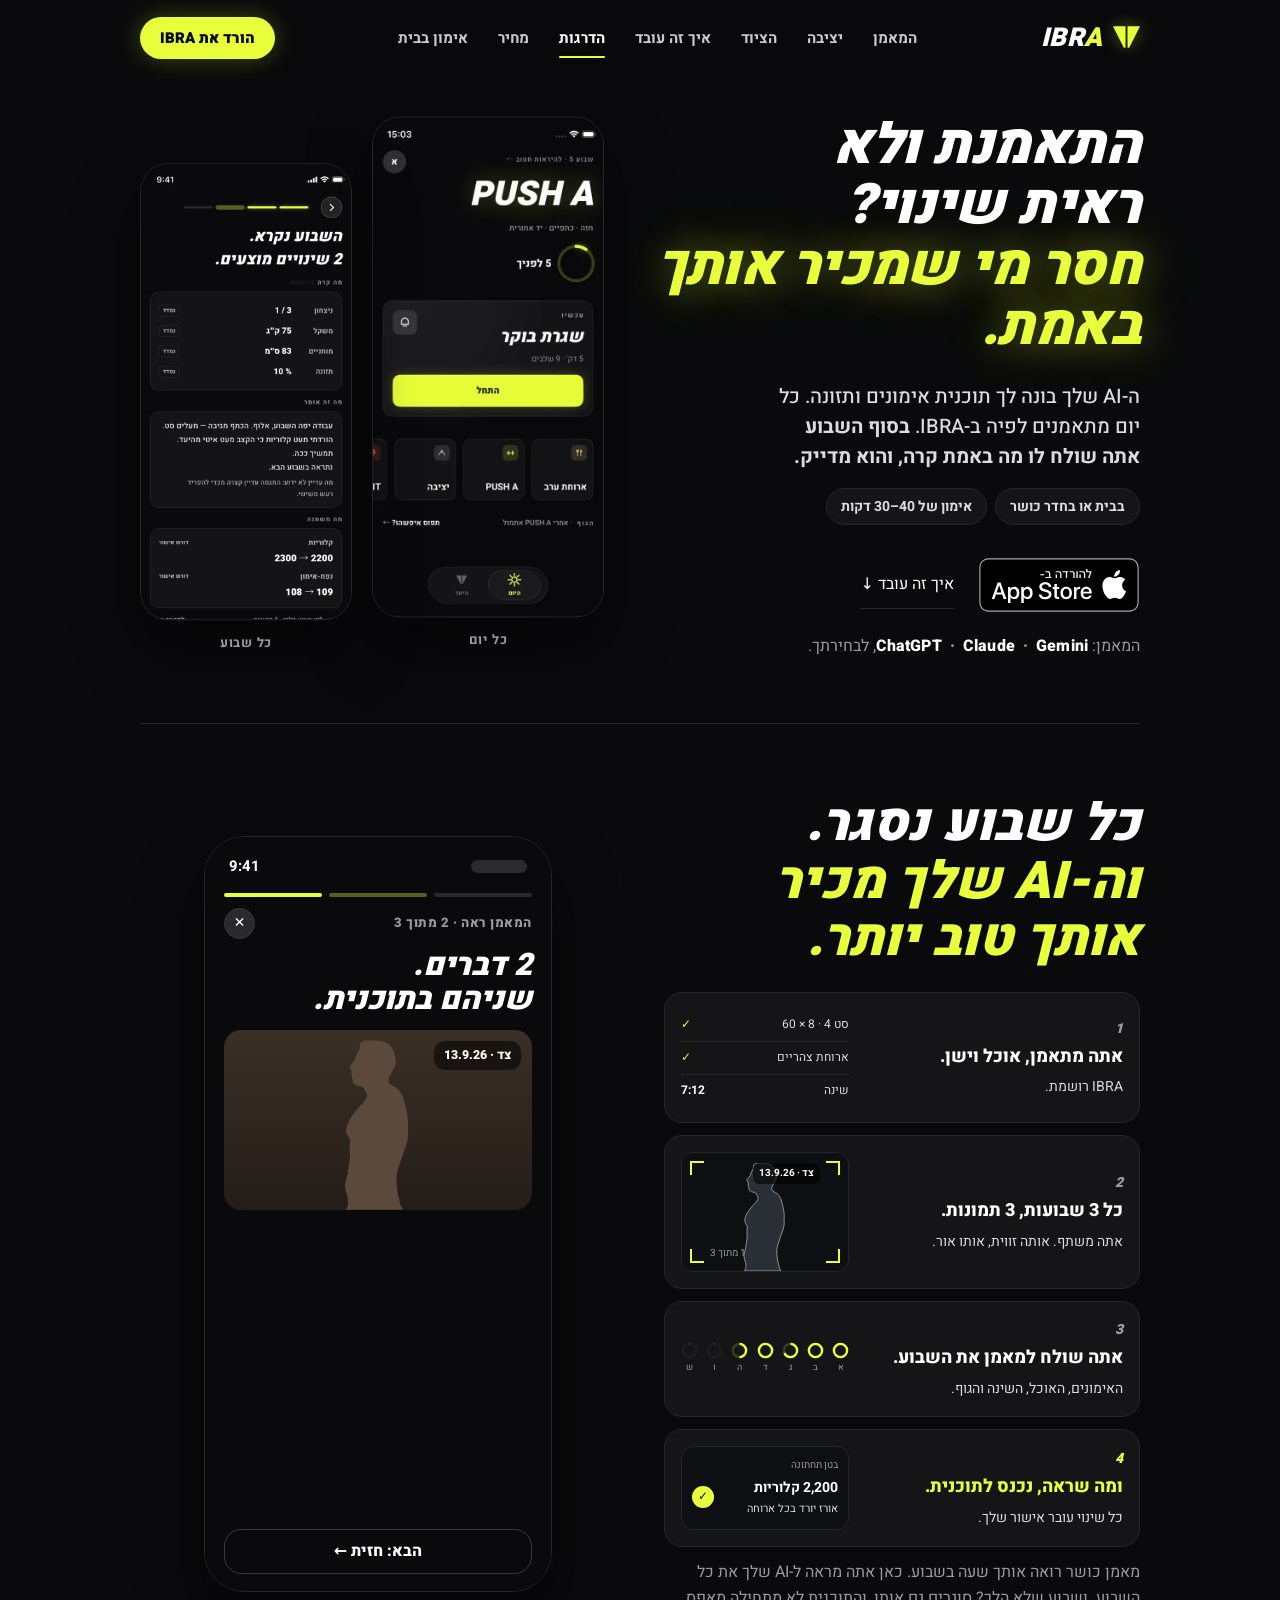
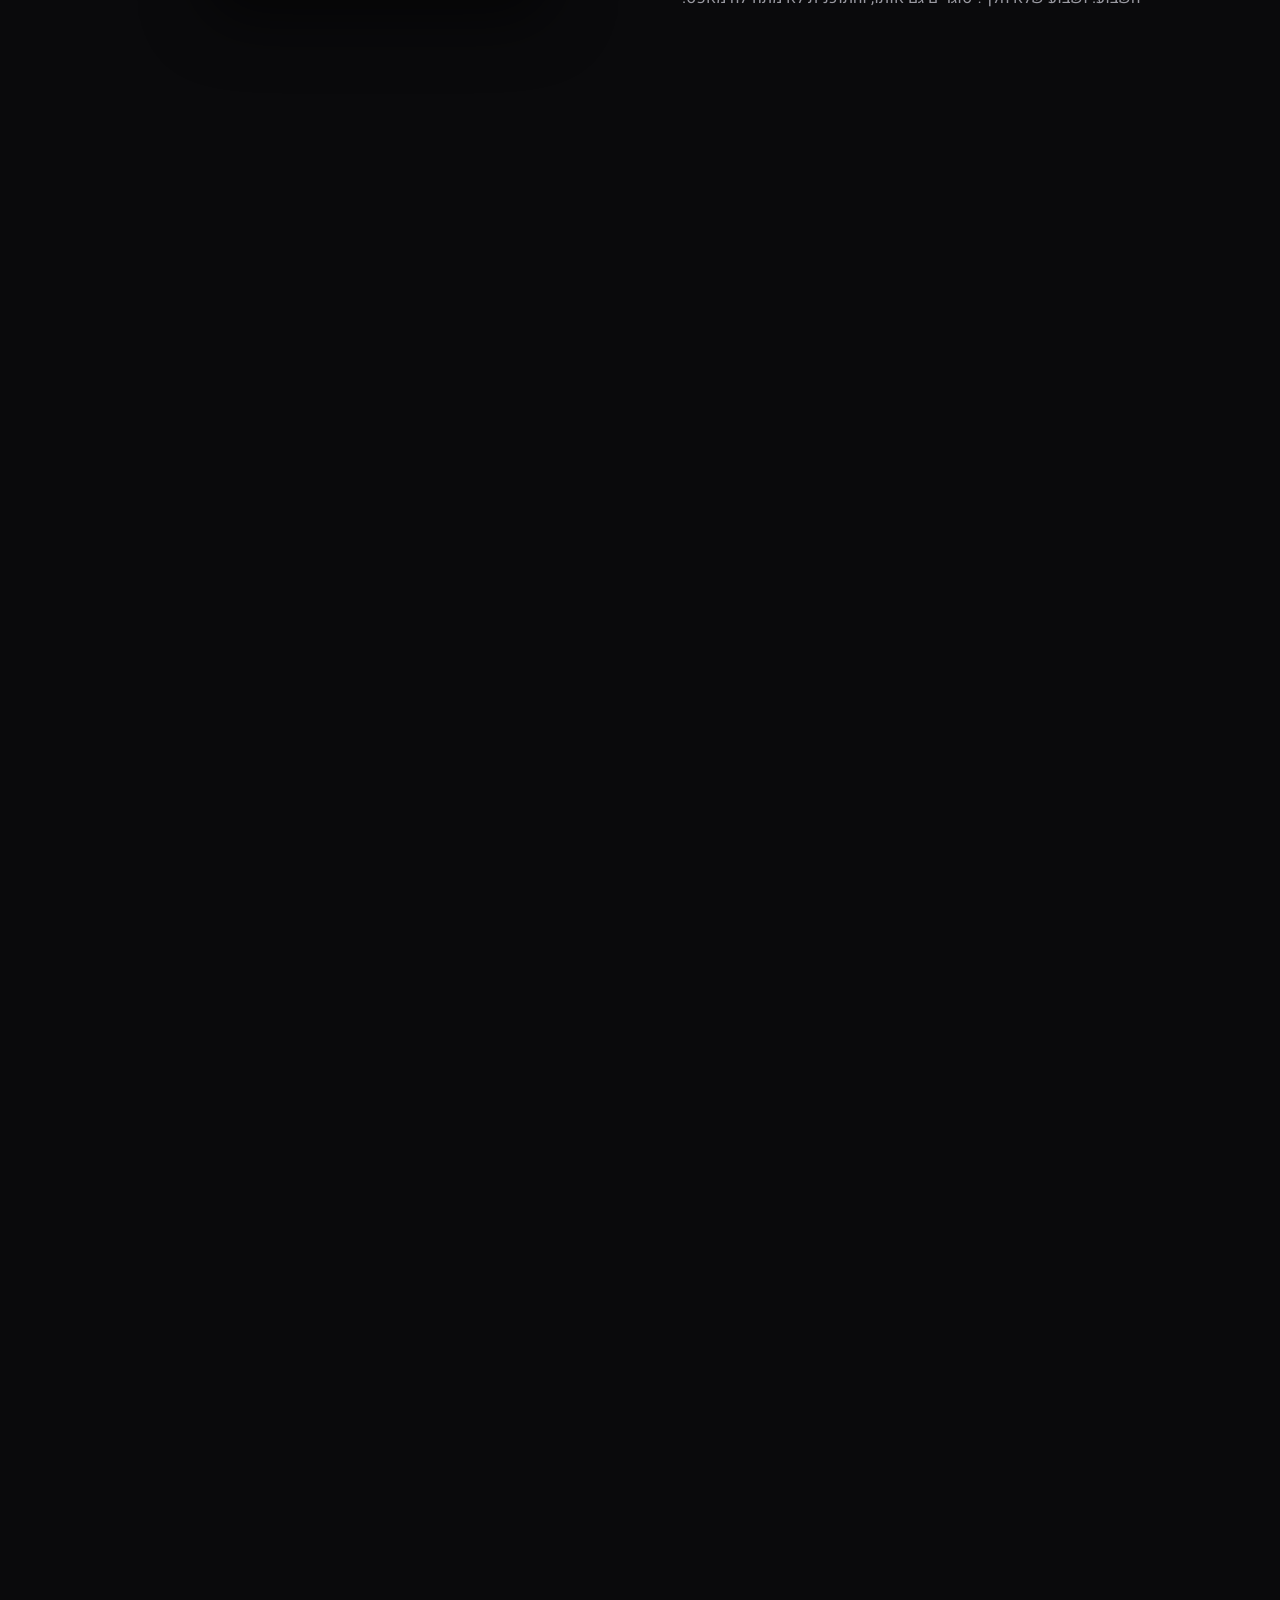
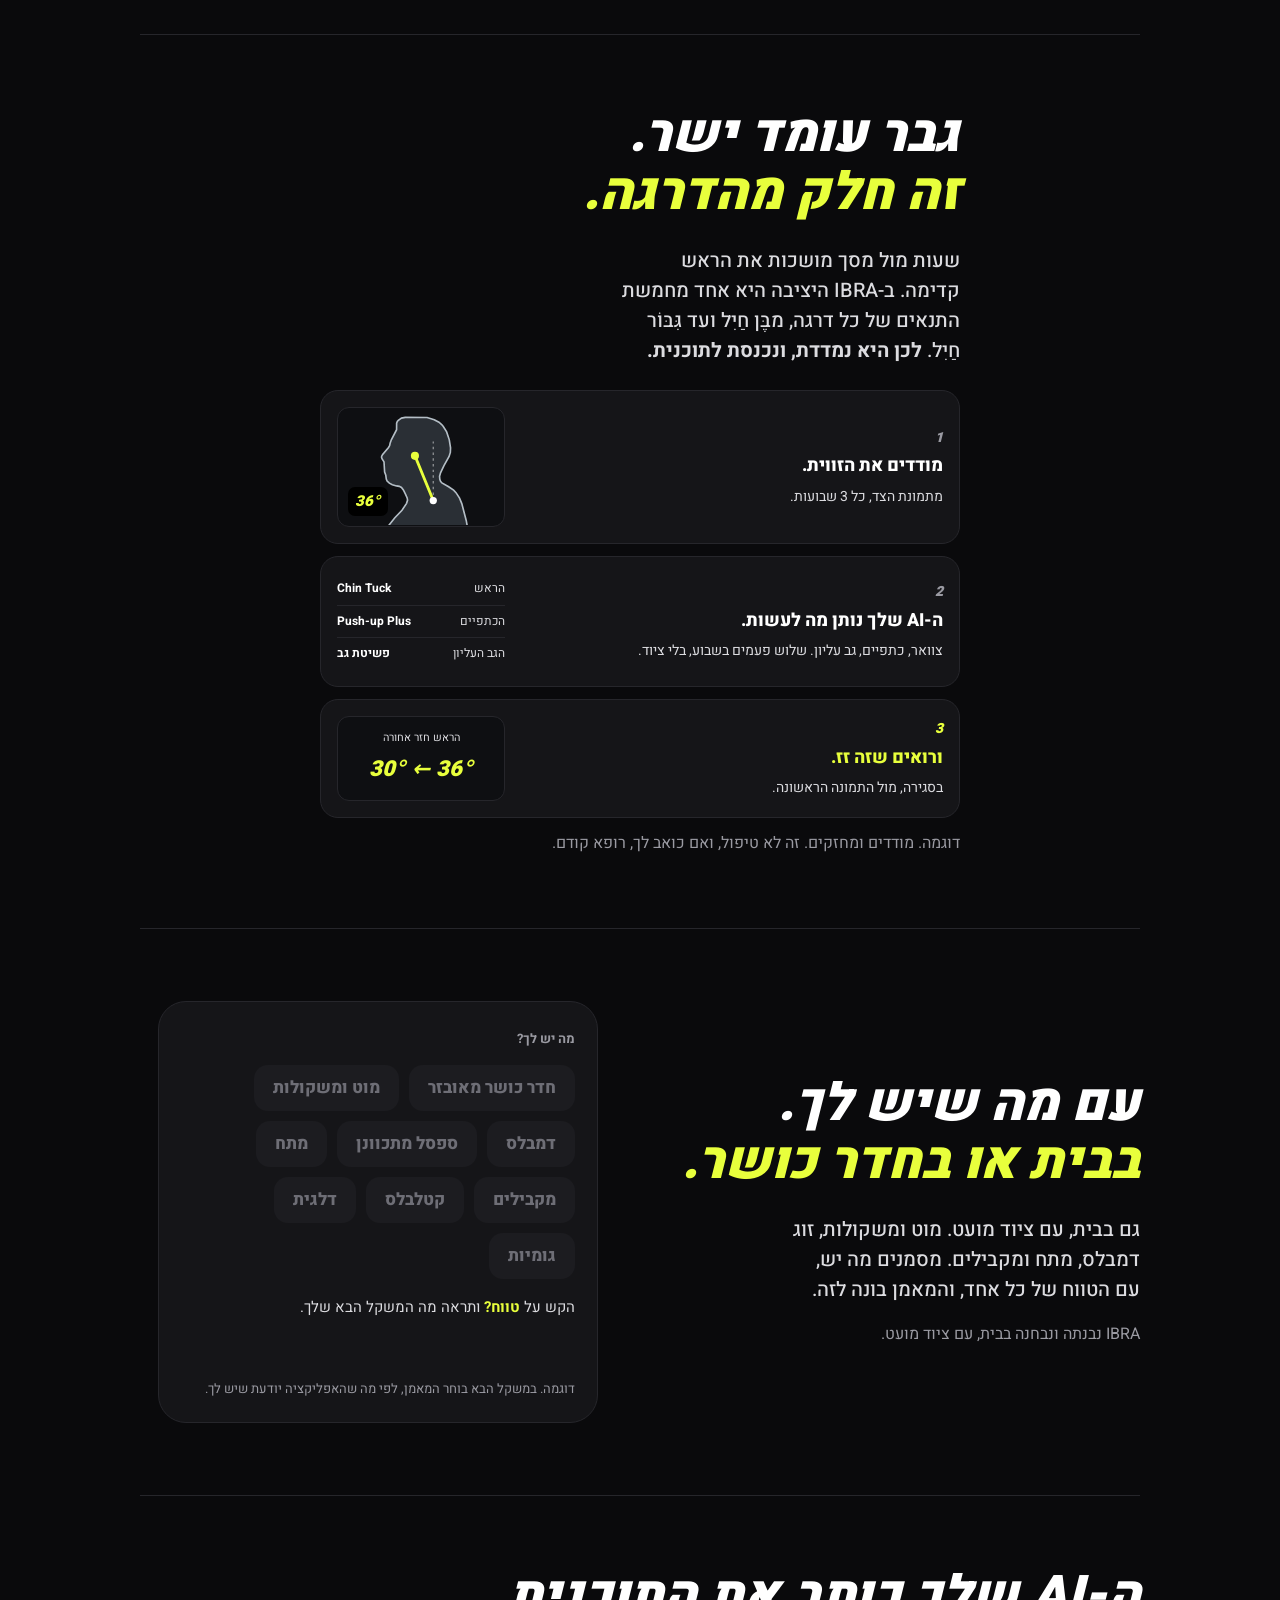
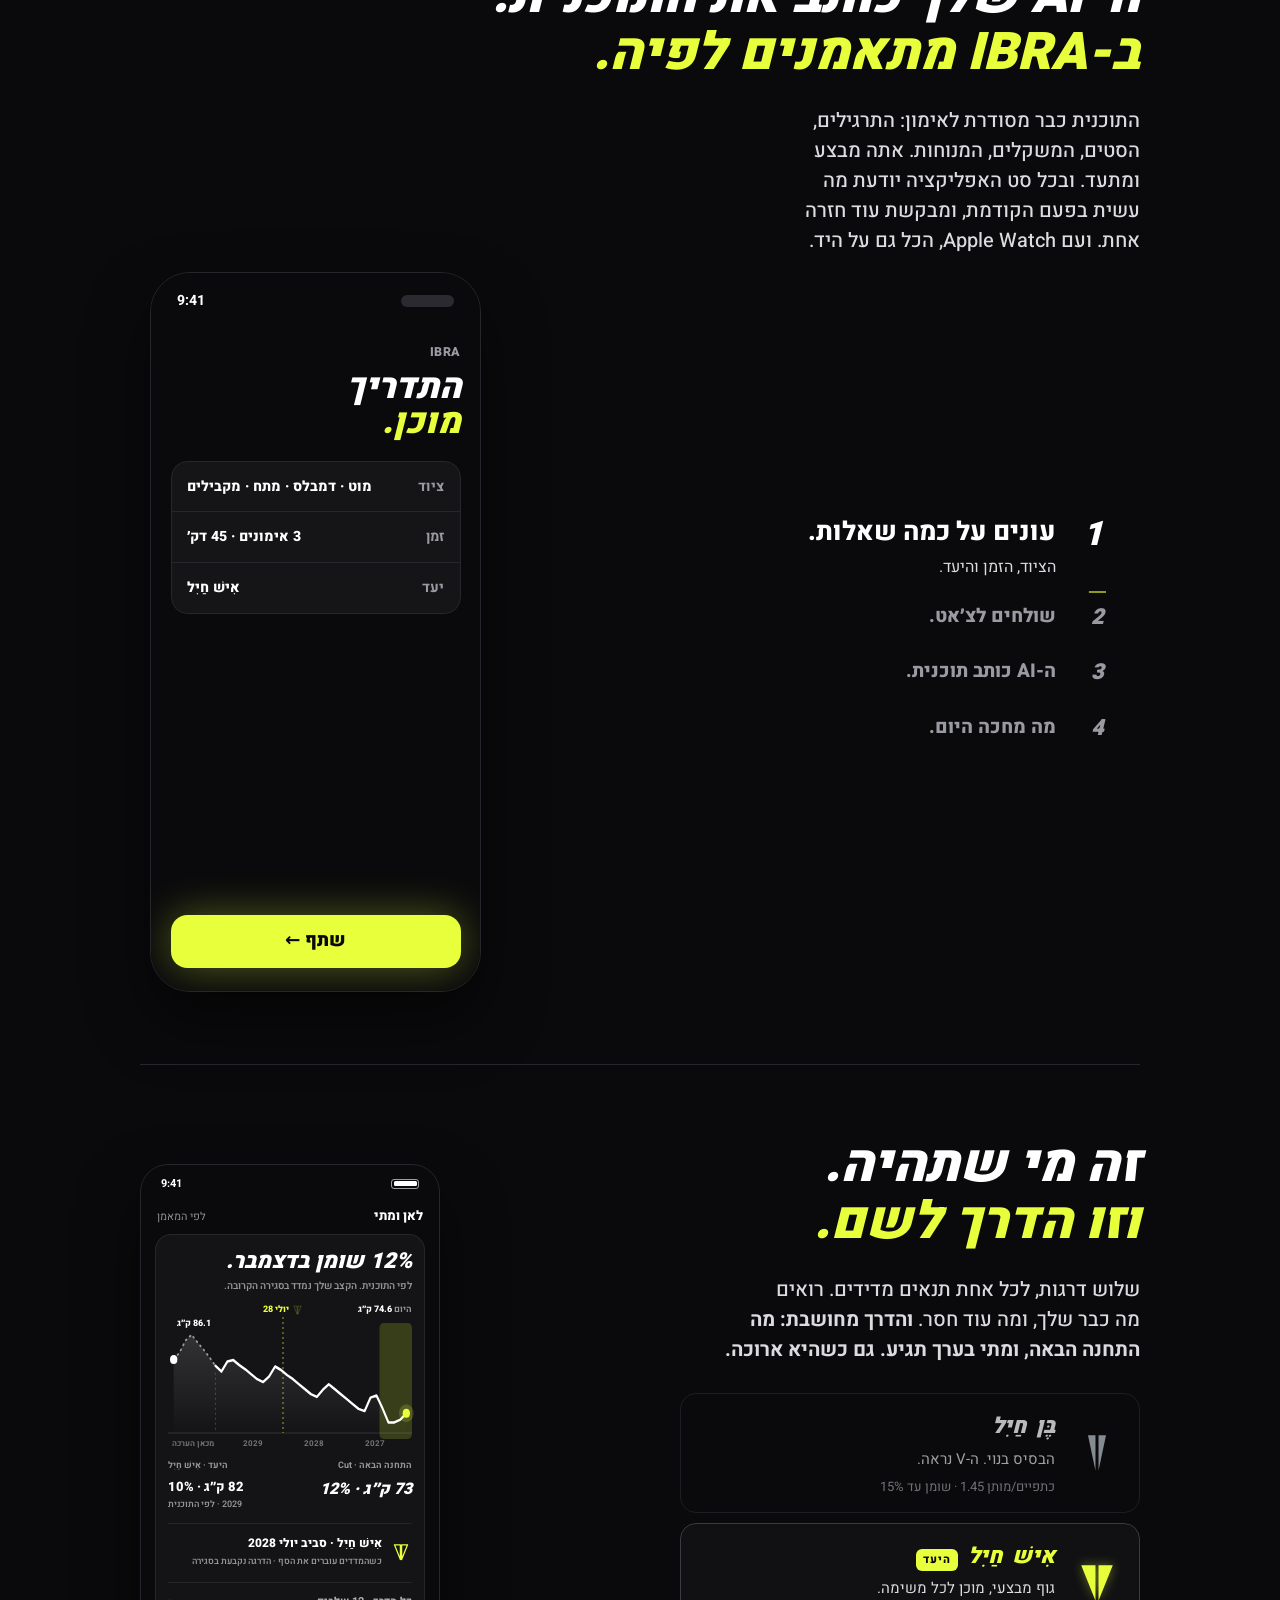
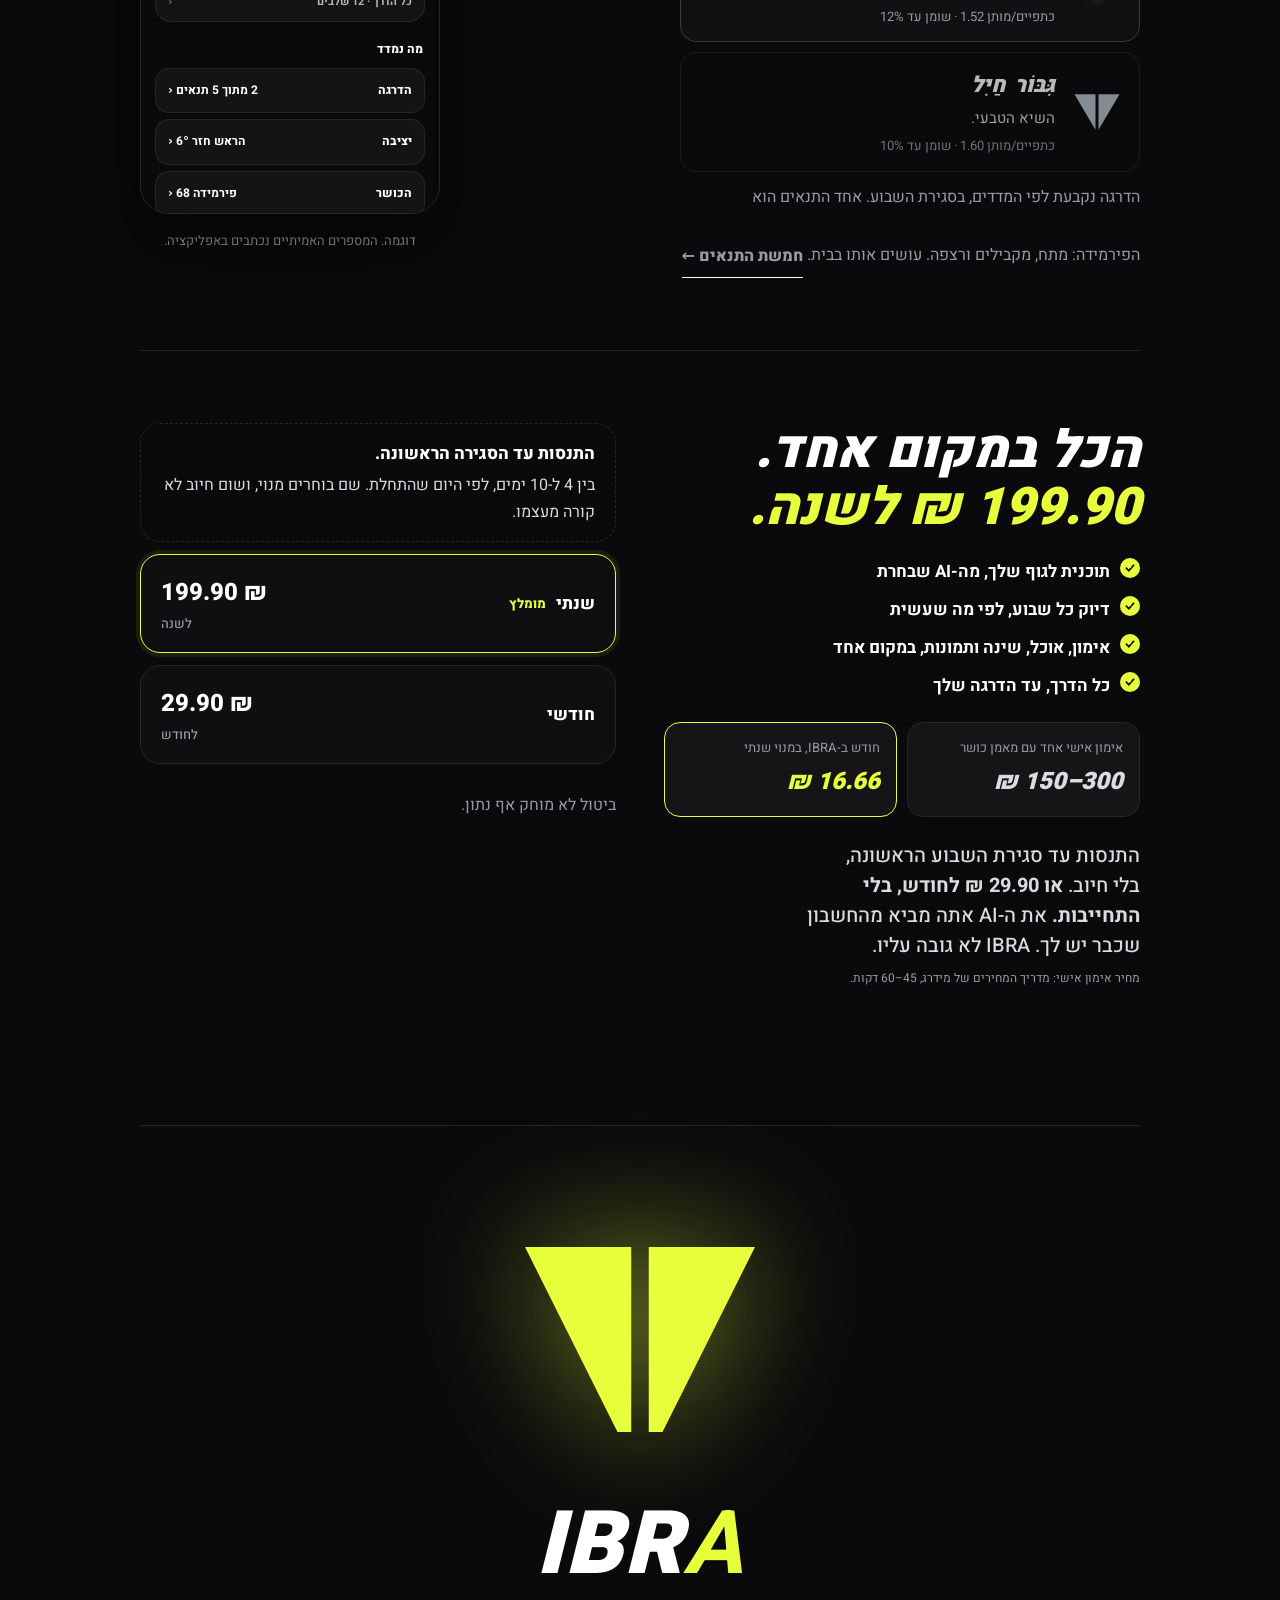
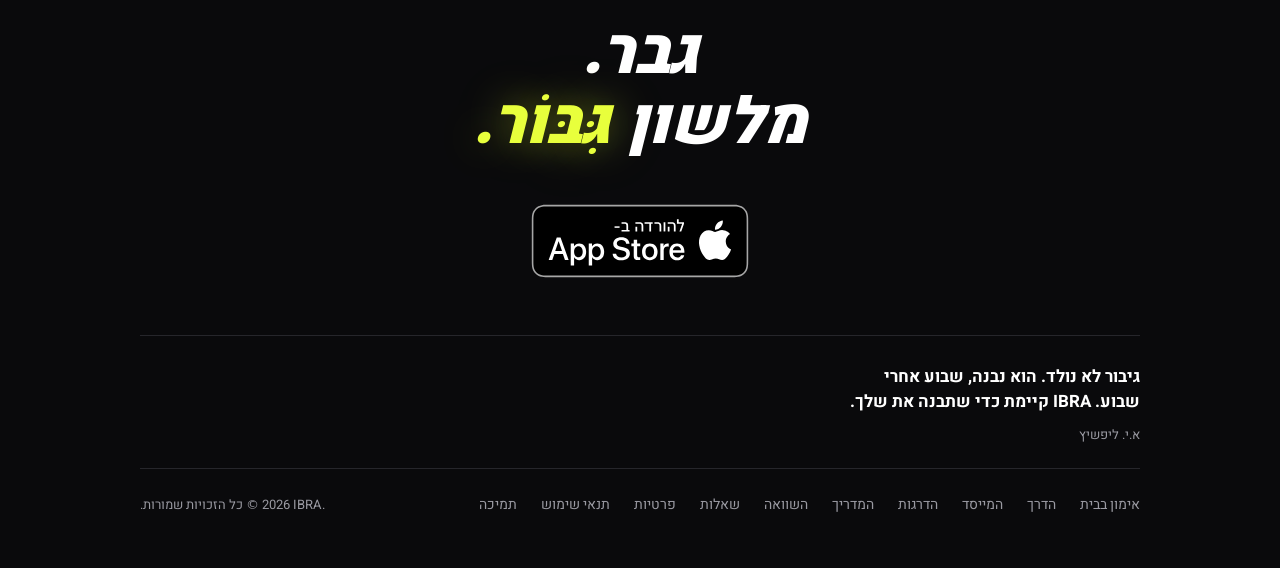
<file: index.html>
<!doctype html>
<html lang="he" dir="rtl" data-play="">
<head>
<meta charset="utf-8">
<meta name="google-site-verification" content="PW52k96oiuXk1eaCMTkn0vkbySbK5Ns661-tL2KOM64">
<meta name="viewport" content="width=device-width,initial-scale=1">
<link rel="icon" href="/favicon.ico" sizes="32x32">
<link rel="icon" href="/assets/icon.svg" type="image/svg+xml">
<link rel="apple-touch-icon" href="/assets/apple-touch-icon.png">
<link rel="manifest" href="/site.webmanifest">
<title>IBRA — התאמנת ולא ראית שינוי? חסר מי שמכיר אותך באמת.</title>
<meta name="description" content="IBRA (איברה): התאמנת ולא ראית שינוי? ה-AI שלך (ChatGPT, Claude או Gemini) בונה תוכנית לגוף שלך, וכל שבוע IBRA מספרת לו מה באמת קרה: אימונים, תזונה, שינה ותמונות. בבית או בחדר כושר. 16.66 ₪ לחודש בתשלום שנתי. בעברית, iOS.">
<link rel="canonical" href="https://ibra.fit/">
<meta property="og:type" content="website">
<meta property="og:title" content="התאמנת ולא ראית שינוי? חסר מי שמכיר אותך באמת.">
<meta property="og:description" content="ה-AI שלך בונה תוכנית לגוף שלך, וכל שבוע IBRA מספרת לו מה באמת קרה. יום לדוגמה בלי להירשם.">
<meta property="og:url" content="https://ibra.fit/">
<meta property="og:image" content="https://ibra.fit/assets/og-v14.png">
<meta property="og:image:width" content="1200">
<meta property="og:image:height" content="630">
<meta property="og:image:alt" content="התאמנת ולא ראית שינוי? חסר מי שמכיר אותך באמת.">
<meta name="twitter:card" content="summary_large_image">
<meta property="og:locale" content="he_IL">
<meta name="theme-color" content="#0A0A0C">
<link rel="preload" href="/assets/heebo.woff2" as="font" type="font/woff2" crossorigin>
<link rel="stylesheet" href="/style.css?v=2611012000">
<script type="application/ld+json">
{"@context":"https://schema.org","@graph":[
 {"@type":"MobileApplication","@id":"https://ibra.fit/#app","name":"IBRA","alternateName":["איברה","IBRA — גבר. מלשון גִּבּוֹר."],"dateModified":"2026-10-28","url":"https://ibra.fit/","operatingSystem":"iOS 17 ומעלה","applicationCategory":"HealthApplication","inLanguage":"he","description":"אפליקציה שמריצה את תוכנית האימונים והתזונה שה-AI שלך (ChatGPT, Claude או Gemini) כתב: אימון יומי, ארוחות, מדידות, וסגירת-שבוע שאתה משתף עם הצ׳אט שבחרת. בלי חשבון ובלי שרת.","author":{"@id":"https://ibra.fit/#org"},"offers":[{"@type":"Offer","name":"שנתי","price":"199.90","priceCurrency":"ILS","description":"מנוי שנתי. ניסיון עד סגירת השבוע הראשונה. צ׳אט ה-AI שהמשתמש בוחר נפרד."},{"@type":"Offer","name":"חודשי","price":"29.90","priceCurrency":"ILS","description":"מנוי חודשי. ניסיון עד סגירת השבוע הראשונה. צ׳אט ה-AI שהמשתמש בוחר נפרד."}]},
 {"@type":"Organization","@id":"https://ibra.fit/#org","name":"IBRA","alternateName":"איברה","url":"https://ibra.fit/","email":"support@ibra.fit","founder":{"@type":"Person","name":"א.י. ליפשיץ"},"address":{"@type":"PostalAddress","addressCountry":"IL"}}
]}
</script>
</head>
<body class="site">
<div class="wrap">
<nav aria-label="ראשי">
  <a class="brand" href="/" aria-label="IBRA">IBR<b>A</b></a>
  <ul><li><a href="#close">המאמן</a></li><li><a href="#posture">יציבה</a></li><li><a href="#gear">הציוד</a></li><li><a href="#how">איך זה עובד</a></li><li><a href="#rank">הדרגות</a></li><li><a href="#price">מחיר</a></li><li><a href="/home-gym">אימון בבית</a></li></ul>
  <a class="get" href="https://apps.apple.com/il/app/ibra/id6794155896">הורד את IBRA</a>
  <span class="badges"><a class="badge sm" href="https://apps.apple.com/il/app/ibra/id6794155896"><img src="/assets/appstore-he.svg" width="116" height="40" alt="הורד ב-App Store"></a><a class="badge sm play" href="#" hidden><img src="/assets/googleplay-he.png" width="134" height="40" alt="הורד ב-Google Play"></a></span>
</nav>

<!-- ההירו: מה זה · למי · CTA, וזוג-ההוכחה -->
<header class="hero">
  <div>
    <h1>התאמנת ולא ראית שינוי?<br><em>חסר מי שמכיר אותך באמת.</em></h1>
    <p class="lede">ה-AI שלך בונה לך תוכנית אימונים ותזונה. כל יום מתאמנים לפיה ב-IBRA. <b>בסוף השבוע אתה שולח לו מה באמת קרה, והוא מדייק.</b></p>
    <p class="chips"><span>בבית או בחדר כושר</span><span>אימון של <bdi dir="ltr">30–40</bdi> דקות</span></p>
    <div class="cta">
      <span class="badges"><a class="badge" href="https://apps.apple.com/il/app/ibra/id6794155896"><img src="/assets/appstore-he.svg" width="162" height="56" alt="הורד ב-App Store"></a><a class="badge play" href="#" hidden><img src="/assets/googleplay-he.png" width="188" height="56" alt="הורד ב-Google Play"></a></span>
      <a class="quiet" href="#how">איך זה עובד ↓</a>
    </div>
    <p class="facts">המאמן: <span class="brands"><span>ChatGPT</span><i>·</i><span>Claude</span><i>·</i><span>Gemini</span></span>, לבחירתך.</p>
  </div>
  <div class="pair" data-p aria-label="שני מסכים מהאפליקציה: היום, וסגירת-השבוע שבה המאמן החזיר שני שינויים">
    <figure class="front"><video class="shot" width="600" height="1304" poster="/assets/today-first.webp" autoplay muted loop playsinline preload="auto" aria-label="14 שניות מהאפליקציה: היום, האימון, הסט והמנוחה"><source src="/assets/hero-loop.mp4" type="video/mp4"></video><figcaption>כל יום</figcaption></figure>
    <figure class="back"><img class="shot" src="/assets/g-decision.webp" width="600" height="1300" alt="סגירת שבוע: השבוע נקרא, 2 שינויים מוצעים, ורשימת מה משתנה"><figcaption>כל שבוע</figcaption></figure>
  </div>
</header>



<section id="close">

  <div class="see">
    <div><div class="stick">
      <h2>כל שבוע נסגר.<br><em>וה-AI שלך מכיר אותך טוב יותר.</em></h2>
      <ol class="moments">
        <li><div class="tx"><i>1</i><b>אתה מתאמן, אוכל וישן.</b><span>IBRA רושמת.</span></div>
          <div class="mo rec"><div><span>סט 4 · <bdi dir="ltr">60 × 8</bdi></span><em>✓</em></div><div><span>ארוחת צהריים</span><em>✓</em></div><div><span>שינה</span><b><bdi dir="ltr">7:12</bdi></b></div></div></li>
        <li><div class="tx"><i>2</i><b>כל 3 שבועות, 3 תמונות.</b><span>אתה משתף. אותה זווית, אותו אור.</span></div>
          <div class="mo cam"><span class="c tl"></span><span class="c tr"></span><span class="c bl"></span><span class="c br"></span><svg viewBox="0 0 320 624"><path d="M252.2 623.7 L251.0 619.4 L244.9 606.6 L243.1 601.1 L241.0 587.7 L234.6 565.2 L230.6 528.6 L230.2 501.2 L231.6 490.9 L236.4 472.0 L252.9 421.4 L265.8 385.4 L270.9 365.9 L273.1 345.8 L272.3 330.6 L272.9 298.3 L271.0 281.2 L266.0 253.8 L255.1 212.4 L249.6 199.0 L240.9 185.6 L235.0 179.5 L222.8 171.1 L206.3 161.6 L202.9 157.5 L201.1 152.6 L200.5 145.3 L202.9 136.8 L211.3 119.1 L223.9 96.6 L227.0 86.8 L227.5 75.3 L224.4 55.8 L217.9 36.3 L209.7 22.9 L205.7 18.1 L199.0 12.5 L187.4 6.4 L169.8 1.0 L116.1 0.5 L107.0 2.3 L99.2 7.6 L96.7 10.7 L95.0 14.9 L94.9 30.8 L82.0 55.7 L79.0 64.3 L77.9 69.8 L75.1 74.6 L60.7 91.7 L58.3 96.0 L57.9 98.4 L59.0 102.1 L64.0 110.0 L65.5 135.0 L68.4 142.9 L69.6 152.0 L71.6 156.8 L77.1 162.3 L84.4 166.1 L94.8 169.0 L101.5 170.0 L106.9 172.8 L111.6 178.9 L117.0 189.8 L120.9 198.4 L121.9 203.8 L119.4 211.8 L108.2 228.8 L90.1 247.7 L71.0 272.1 L62.6 284.3 L51.1 305.0 L46.0 319.6 L45.3 333.6 L46.1 339.7 L49.1 348.2 L58.5 363.5 L59.9 370.2 L58.1 383.0 L58.1 395.8 L57.0 404.3 L59.0 423.2 L58.5 437.2 L53.5 464.6 L53.0 473.2 L51.0 481.7 L50.0 490.9 L43.0 518.9 L40.5 532.3 L40.5 540.8 L44.1 557.9 L50.0 576.8 L52.0 596.3 L51.9 601.8 L50.0 609.7 L43.5 623.7 L252.0 623.8Z"/></svg><span class="tag">צד · 13.9.26</span><span class="n3">1 מתוך 3</span></div></li>
        <li><div class="tx"><i>3</i><b>אתה שולח למאמן את השבוע.</b><span>האימונים, האוכל, השינה והגוף.</span></div>
          <div class="mo week"><i class="full"><svg viewBox="0 0 36 36"><circle cx="18" cy="18" r="14"/><circle class="a" cx="18" cy="18" r="14" style="stroke-dasharray:88 88"/></svg><small>א</small></i><i class="full"><svg viewBox="0 0 36 36"><circle cx="18" cy="18" r="14"/><circle class="a" cx="18" cy="18" r="14" style="stroke-dasharray:88 88"/></svg><small>ב</small></i><i class="part"><svg viewBox="0 0 36 36"><circle cx="18" cy="18" r="14"/><circle class="a" cx="18" cy="18" r="14" style="stroke-dasharray:60 88"/></svg><small>ג</small></i><i class="full"><svg viewBox="0 0 36 36"><circle cx="18" cy="18" r="14"/><circle class="a" cx="18" cy="18" r="14" style="stroke-dasharray:88 88"/></svg><small>ד</small></i><i class="part"><svg viewBox="0 0 36 36"><circle cx="18" cy="18" r="14"/><circle class="a" cx="18" cy="18" r="14" style="stroke-dasharray:44 88"/></svg><small>ה</small></i><i class="rest"><svg viewBox="0 0 36 36"><circle cx="18" cy="18" r="14"/><circle class="a" cx="18" cy="18" r="14" style="stroke-dasharray:0 88"/></svg><small>ו</small></i><i class="rest"><svg viewBox="0 0 36 36"><circle cx="18" cy="18" r="14"/><circle class="a" cx="18" cy="18" r="14" style="stroke-dasharray:0 88"/></svg><small>ש</small></i></div></li>
        <li class="win"><div class="tx"><i>4</i><b>ומה שראה, נכנס לתוכנית.</b><span>כל שינוי עובר אישור שלך.</span></div>
          <div class="mo diff"><small>בטן תחתונה</small><div><b>2,200 קלוריות</b><span>אורז יורד בכל ארוחה</span></div><em>✓</em></div></li>
      </ol>
      <p class="sub">מאמן כושר רואה אותך שעה בשבוע. כאן אתה מראה ל-AI שלך את כל השבוע. ושבוע שלא הלך? סוגרים גם אותו, והתוכנית לא מתחילה מאפס.</p>
    </div></div>
    <div class="scene coach" data-scene>
      <div class="stage">
        <div class="pin" aria-hidden="true"><div class="hs" id="coachshot">
<div class="cs">
<div class="cs-sb"><span>9:41</span><i></i></div>
<div class="cs-bars"><i></i><i class="d"></i><i class="c"></i></div>
<div class="cs-top"><span class="cs-x">✕&#xFE0E;</span><span class="cs-ey">המאמן ראה · 2 מתוך 3</span></div>
<div class="cs-h">2 דברים.<br>שניהם בתוכנית.</div>
<div class="cs-photo"><span class="cs-chip">צד · 13.9.26</span>
<svg class="cs-sil" viewBox="0 0 320 624" aria-hidden="true"><path d="M252.2 623.7 L251.0 619.4 L244.9 606.6 L243.1 601.1 L241.0 587.7 L234.6 565.2 L230.6 528.6 L230.2 501.2 L231.6 490.9 L236.4 472.0 L252.9 421.4 L265.8 385.4 L270.9 365.9 L273.1 345.8 L272.3 330.6 L272.9 298.3 L271.0 281.2 L266.0 253.8 L255.1 212.4 L249.6 199.0 L240.9 185.6 L235.0 179.5 L222.8 171.1 L206.3 161.6 L202.9 157.5 L201.1 152.6 L200.5 145.3 L202.9 136.8 L211.3 119.1 L223.9 96.6 L227.0 86.8 L227.5 75.3 L224.4 55.8 L217.9 36.3 L209.7 22.9 L205.7 18.1 L199.0 12.5 L187.4 6.4 L169.8 1.0 L116.1 0.5 L107.0 2.3 L99.2 7.6 L96.7 10.7 L95.0 14.9 L94.9 30.8 L82.0 55.7 L79.0 64.3 L77.9 69.8 L75.1 74.6 L60.7 91.7 L58.3 96.0 L57.9 98.4 L59.0 102.1 L64.0 110.0 L65.5 135.0 L68.4 142.9 L69.6 152.0 L71.6 156.8 L77.1 162.3 L84.4 166.1 L94.8 169.0 L101.5 170.0 L106.9 172.8 L111.6 178.9 L117.0 189.8 L120.9 198.4 L121.9 203.8 L119.4 211.8 L108.2 228.8 L90.1 247.7 L71.0 272.1 L62.6 284.3 L51.1 305.0 L46.0 319.6 L45.3 333.6 L46.1 339.7 L49.1 348.2 L58.5 363.5 L59.9 370.2 L58.1 383.0 L58.1 395.8 L57.0 404.3 L59.0 423.2 L58.5 437.2 L53.5 464.6 L53.0 473.2 L51.0 481.7 L50.0 490.9 L43.0 518.9 L40.5 532.3 L40.5 540.8 L44.1 557.9 L50.0 576.8 L52.0 596.3 L51.9 601.8 L50.0 609.7 L43.5 623.7 L252.0 623.8Z" fill="#5b4a3c"/>
<g class="cs-m m1"><line x1="200" y1="112" x2="290" y2="112"/><circle class="j" cx="200" cy="112" r="14"/><circle class="n" cx="322" cy="112" r="36"/><text x="322" y="112">1</text></g>
<g class="cs-m m2"><line x1="62" y1="470" x2="-10" y2="470"/><circle class="j" cx="62" cy="470" r="14"/><circle class="n" cx="-32" cy="470" r="36"/><text x="-32" y="470">2</text></g>
</svg></div>
<div class="cs-f f1"><div class="cs-ft"><i>1</i><b>ראש קדימה</b></div><div class="cs-rx">בתוכנית</div><div class="cs-card"><div><b>Chin Tuck</b><span>3 סטים בערב</span></div><em>✓</em></div></div>
<div class="cs-f f2"><div class="cs-ft"><i>2</i><b>בטן תחתונה</b></div><div class="cs-rx">בתוכנית</div><div class="cs-card"><div><b>קלוריות: 2,200 ביום</b><span>אורז יורד בכל ארוחה</span></div><em>✓</em></div></div>
<div class="cs-next">הבא: חזית ←</div>
</div>
</div><p class="sub">דוגמה. הממצאים האמיתיים נכתבים באפליקציה.</p></div>
      </div>
    </div>
  </div>
  </section>

<section id="posture">
  <div class="narrow">
      <h2>גבר עומד ישר.<br><em>זה חלק מהדרגה.</em></h2>
      <p class="lede">שעות מול מסך מושכות את הראש קדימה. ב-IBRA היציבה היא אחד מחמשת התנאים של כל דרגה, מבֶּן חַיִל ועד גִּבּוֹר חַיִל. <b>לכן היא נמדדת, ונכנסת לתוכנית.</b></p>
      <ol class="moments">
        <li><div class="tx"><i>1</i><b>מודדים את הזווית.</b><span>מתמונת הצד, כל 3 שבועות.</span></div>
          <div class="mo cam pos"><svg viewBox="5 -20 300 285"><path d="M252.2 623.7 L251.0 619.4 L244.9 606.6 L243.1 601.1 L241.0 587.7 L234.6 565.2 L230.6 528.6 L230.2 501.2 L231.6 490.9 L236.4 472.0 L252.9 421.4 L265.8 385.4 L270.9 365.9 L273.1 345.8 L272.3 330.6 L272.9 298.3 L271.0 281.2 L266.0 253.8 L255.1 212.4 L249.6 199.0 L240.9 185.6 L235.0 179.5 L222.8 171.1 L206.3 161.6 L202.9 157.5 L201.1 152.6 L200.5 145.3 L202.9 136.8 L211.3 119.1 L223.9 96.6 L227.0 86.8 L227.5 75.3 L224.4 55.8 L217.9 36.3 L209.7 22.9 L205.7 18.1 L199.0 12.5 L187.4 6.4 L169.8 1.0 L116.1 0.5 L107.0 2.3 L99.2 7.6 L96.7 10.7 L95.0 14.9 L94.9 30.8 L82.0 55.7 L79.0 64.3 L77.9 69.8 L75.1 74.6 L60.7 91.7 L58.3 96.0 L57.9 98.4 L59.0 102.1 L64.0 110.0 L65.5 135.0 L68.4 142.9 L69.6 152.0 L71.6 156.8 L77.1 162.3 L84.4 166.1 L94.8 169.0 L101.5 170.0 L106.9 172.8 L111.6 178.9 L117.0 189.8 L120.9 198.4 L121.9 203.8 L119.4 211.8 L108.2 228.8 L90.1 247.7 L71.0 272.1 L62.6 284.3 L51.1 305.0 L46.0 319.6 L45.3 333.6 L46.1 339.7 L49.1 348.2 L58.5 363.5 L59.9 370.2 L58.1 383.0 L58.1 395.8 L57.0 404.3 L59.0 423.2 L58.5 437.2 L53.5 464.6 L53.0 473.2 L51.0 481.7 L50.0 490.9 L43.0 518.9 L40.5 532.3 L40.5 540.8 L44.1 557.9 L50.0 576.8 L52.0 596.3 L51.9 601.8 L50.0 609.7 L43.5 623.7 L252.0 623.8Z"/><line class="v" x1="185" y1="205" x2="185" y2="60"/><line class="a" x1="185" y1="205" x2="140" y2="95"/><circle class="s" cx="185" cy="205" r="9"/><circle class="e" cx="140" cy="95" r="10"/></svg><span class="deg">36°</span></div></li>
        <li><div class="tx"><i>2</i><b>ה-AI שלך נותן מה לעשות.</b><span>צוואר, כתפיים, גב עליון. שלוש פעמים בשבוע, בלי ציוד.</span></div>
          <div class="mo rec"><div><span>הראש</span><b><bdi>Chin Tuck</bdi></b></div><div><span>הכתפיים</span><b><bdi>Push-up Plus</bdi></b></div><div><span>הגב העליון</span><b>פשיטת גב</b></div></div></li>
        <li class="win"><div class="tx"><i>3</i><b>ורואים שזה זז.</b><span>בסגירה, מול התמונה הראשונה.</span></div>
          <div class="mo gain"><small>הראש חזר אחורה</small><b><bdi>36°</bdi> ← <bdi>30°</bdi></b></div></li>
      </ol>
      <p class="sub">דוגמה. מודדים ומחזקים. זה לא טיפול, ואם כואב לך, רופא קודם.</p>
  </div>
</section>

<section id="gear">
  <div class="see">
    <div>
      <h2>עם מה שיש לך.<br><em>בבית או בחדר כושר.</em></h2>
      <p class="lede">גם בבית, עם ציוד מועט. מוט ומשקולות, זוג דמבלס, מתח ומקבילים. מסמנים מה יש, עם הטווח של כל אחד, והמאמן בונה לזה.</p>
      <p class="fine">IBRA נבנתה ונבחנה בבית, עם ציוד מועט.</p>
    </div>
    <div class="gearcard" aria-label="דוגמה: הציוד באפליקציה — מוט ומשקולות 20 עד 100, דמבלס, מתח ומקבילים">
      <p class="gh">מה יש לך?</p>
      <div class="chips">
        <span class="chip">חדר כושר מאובזר</span>
        <span class="chip on" data-k="1">מוט ומשקולות<span class="rng"><bdi dir="ltr">20–100</bdi></span></span>
        <button type="button" class="chip on tap" data-k="2" id="db" aria-expanded="false" aria-controls="ged">דמבלס<span class="rng ask" id="dbr">טווח?</span></button>
        <span class="chip">ספסל מתכוונן</span>
        <span class="chip on" data-k="3">מתח</span>
        <span class="chip on" data-k="4">מקבילים</span>
        <span class="chip">קטלבלס</span>
        <span class="chip">דלגית</span>
        <span class="chip">גומיות</span>
      </div>
      <p class="ghint" id="hint">הקש על <b>טווח?</b> ותראה מה המשקל הבא שלך.</p>
      <div class="gedit" id="ged">
        <h4>דמבלס — מה יש לך?</h4>
        <div class="gsteps">
          <div class="gst"><small>מ־</small><div class="v"><button data-k="lo" data-d="-1">−</button><b id="lo"></b><button data-k="lo" data-d="1">+</button></div></div>
          <div class="gst"><small>עד</small><div class="v"><button data-k="hi" data-d="-1">−</button><b id="hi"></b><button data-k="hi" data-d="1">+</button></div></div>
          <div class="gst"><small>בקפיצות של</small><div class="v"><button data-k="st" data-d="-1">−</button><b id="st"></b><button data-k="st" data-d="1">+</button></div></div>
        </div>
        <div class="gnext">
          <div class="prev">בפעם הקודמת: 12 ק״ג × 10 חזרות</div>
          <div class="nx" aria-live="polite">הסט הבא: <em id="nx"></em></div>
          <div class="why" id="why"></div>
        </div>
      </div>
      <p class="sum on">4 פריטים. <em>מספיק לתוכנית מלאה.</em></p>
      <p class="gfine">דוגמה. במשקל הבא בוחר המאמן, לפי מה שהאפליקציה יודעת שיש לך.</p>
    </div>
  </div>
</section>

<!-- הלולאה בארבעה צעדים (§16 ·3) -->
<section id="how">
  <div><h2>ה-AI שלך כותב את התוכנית.<br><em>ב-IBRA מתאמנים לפיה.</em></h2>
  <p class="lede">התוכנית כבר מסודרת לאימון: התרגילים, הסטים, המשקלים, המנוחות. אתה מבצע ומתעד. ובכל סט האפליקציה יודעת מה עשית בפעם הקודמת, ומבקשת עוד חזרה אחת. ועם Apple Watch, הכל גם על היד.</p></div>
  <div class="stepper" data-stepper="how" style="--n:4">
    <div class="pin" aria-hidden="true"><div class="track"><div class="hs hw">
  <div class="sb"><span>9:41</span><i></i></div>
  <div class="ey">IBRA</div>
  <div class="t">התדריך<br><em>מוכן.</em></div>
  <div class="rows"><div><span>ציוד</span><b>מוט · דמבלס · מתח · מקבילים</b></div><div><span>זמן</span><b>3 אימונים · 45 דק׳</b></div><div><span>יעד</span><b>אִישׁ חַיִל</b></div></div>
  <div class="cta">שתף ←</div>
</div>
<div class="hs hw">
  <div class="sb"><span>9:41</span><i></i></div>
  <div class="ey">IBRA</div>
  <div class="t">התדריך<br><em>מוכן.</em></div>
  <div class="dim"></div>
  <div class="sheet"><div class="gh"></div>
    <div class="sh-hd"><span class="x">✕&#xFE0E;</span><div class="sh-t"><b>התדריך שלך</b><small>טקסט · IBRA</small></div><i class="sh-doc"></i></div>
    <div class="sh-apps">
      <div class="sh-app"><i><svg viewBox="0 0 24 24"><text x="12" y="12" text-anchor="middle" dominant-baseline="central">ה</text></svg></i>הודעות</div>
      <div class="sh-app sh-pick"><i><svg viewBox="0 0 24 24"><text x="12" y="12" text-anchor="middle" dominant-baseline="central">C</text></svg></i>ChatGPT</div>
      <div class="sh-app"><i><svg viewBox="0 0 24 24"><text x="12" y="12" text-anchor="middle" dominant-baseline="central">C</text></svg></i>Claude</div>
      <div class="sh-app"><i><svg viewBox="0 0 24 24"><text x="12" y="12" text-anchor="middle" dominant-baseline="central">G</text></svg></i>Gemini</div>
    </div>
    <div class="sh-acts"><div><span>העתק</span><svg viewBox="0 0 24 24"><rect x="8" y="8" width="11" height="12" rx="2" fill="none" stroke="#fff" stroke-width="1.8"/><path d="M5 15V5a1 1 0 0 1 1-1h9" fill="none" stroke="#fff" stroke-width="1.8"/></svg></div><div><span>שמור בקבצים</span><svg viewBox="0 0 24 24"><path d="M3 7a2 2 0 0 1 2-2h4l2 2h8a2 2 0 0 1 2 2v8a2 2 0 0 1-2 2H5a2 2 0 0 1-2-2z" fill="none" stroke="#fff" stroke-width="1.8"/></svg></div></div>
  </div>
</div>
<div class="hs hw">
  <div class="sb"><span>9:42</span><i></i></div>
  <div class="top">ChatGPT</div>
  <div class="me">התדריך שלי מ-IBRA</div>
  <div class="ai"><p>בניתי לך תוכנית ל-6 שבועות:</p>
    <div class="plan"><div><span>ראשון</span><b>PUSH · חזה וכתפיים</b></div><div><span>שני</span><b>הליכה · 30 דק׳</b></div><div><span>שלישי</span><b>PULL · גב וזרועות</b></div><div><span>חמישי</span><b>LEGS · רגליים וליבה</b></div><div><span>כל יום</span><b>3 ארוחות · 170 ג׳ חלבון</b></div></div>
    <div class="code"><div class="tag"><span>json</span><span>העתק</span></div>{"workouts":[{"name":"PUSH A",
 "exercises":[{"name":"Dips",…</div>
  </div>
</div>
<div class="hs" id="todayshot">
<div class="scr dim on"><div class="sbar"><span>9:41</span><i></i></div><div class="ttop"><span class="av">א</span><span class="teye">שבוע 1 · אִישׁ חַיִל ←</span></div>
<div class="thero">PUSH A</div><div class="tsub">חזה · כתפיים · יד אחורית</div>
<div class="tring"><span>5 לפניך</span><i></i></div>
<div class="tstage"><div class="tsg-row"><span class="teyebrow">עכשיו</span><span class="tbell"><svg viewBox="0 0 24 24"><path d="M6 16V11a6 6 0 0 1 12 0v5l2 2H4zM10 20h4" fill="none" stroke="#fff" stroke-width="2"/></svg></span></div><div class="tname">שגרת בוקר</div><div class="tmeta">5 דק׳ · 9 שלבים</div><div class="tcta">התחל</div></div>
<div class="tdeck-win"><div class="tdeck"><div class="dc on"><i><svg viewBox="0 0 24 24"><path d="M12 3l2 6 6 2-6 2-2 6-2-6-6-2 6-2z" fill="#E8FF3C"/></svg></i><b>עוד משהו</b></div><div class="dc"><i><svg viewBox="0 0 24 24"><path d="M6 14l6-6 6 6" fill="none" stroke="#fff" stroke-width="2"/></svg></i><b>גמישות ערב</b></div><div class="dc"><i><svg viewBox="0 0 24 24"><path d="M15 3a9 9 0 1 0 6 15 8 8 0 0 1-6-15z" fill="none" stroke="#fff" stroke-width="2"/></svg></i><b>ספרינט שינה</b></div><div class="dc on"><i><svg viewBox="0 0 24 24"><path d="M11 6l-6 6 6 6M18 6l-6 6 6 6" fill="none" stroke="#E8FF3C" stroke-width="2"/></svg></i><b>הליכה</b></div><div class="dc"><i><svg viewBox="0 0 24 24"><path d="M3 10v4M6 8v8M18 8v8M21 10v4M6 12h12" fill="none" stroke="#fff" stroke-width="2"/></svg></i><b>PUSH A</b></div><div class="dc"><i><svg viewBox="0 0 24 24"><circle cx="12" cy="12" r="7" fill="none" stroke="#fff" stroke-width="2"/><circle cx="12" cy="12" r="3" fill="none" stroke="#fff" stroke-width="2"/></svg></i><b>ארוחת צהריים</b></div><div class="dc"><i><svg viewBox="0 0 24 24"><path d="M3 12c3-6 6 6 9 0s6 6 9 0" fill="none" stroke="#fff" stroke-width="2"/></svg></i><b>הפירמידה</b></div></div></div>
<div class="tfoot"><span>הגוף · אחרי הפירמידה אתמול</span><span class="tq">תפוס איפשהו? ←</span></div>
<div class="ttabs"><span class="on"><svg viewBox="0 0 24 24"><circle cx="12" cy="12" r="4" fill="none" stroke="#E8FF3C" stroke-width="2"/><path d="M12 2v3M12 19v3M2 12h3M19 12h3M4.9 4.9l2.1 2.1M17 17l2.1 2.1M4.9 19.1L7 17M17 7l2.1-2.1" stroke="#E8FF3C" stroke-width="2"/></svg>היום</span><span><svg viewBox="0 0 24 24"><path d="M4 4h7v16zM20 4h-7v16z" fill="rgba(255,255,255,.55)"/></svg>היעד</span></div></div>
<div class="wk"><div class="grab"></div><div class="wkh">השבוע</div><div class="wkrow"><div class="wd today"><svg viewBox="0 0 36 36"><circle class="tr" cx="18" cy="18" r="15"/><circle class="ar" cx="18" cy="18" r="15" style="stroke-dasharray:45.2 94.2"/></svg><b>ראשון</b><small>היום</small></div><div class="wd fut"><svg viewBox="0 0 36 36"><circle class="tr" cx="18" cy="18" r="15"/><circle class="ar" cx="18" cy="18" r="15" style="stroke-dasharray:0.0 94.2"/></svg><b>שני</b></div><div class="wd fut"><svg viewBox="0 0 36 36"><circle class="tr" cx="18" cy="18" r="15"/><circle class="ar" cx="18" cy="18" r="15" style="stroke-dasharray:0.0 94.2"/></svg><b>שלישי</b></div><div class="wd fut"><svg viewBox="0 0 36 36"><circle class="tr" cx="18" cy="18" r="15"/><circle class="ar" cx="18" cy="18" r="15" style="stroke-dasharray:0.0 94.2"/></svg><b>רביעי</b></div><div class="wd fut"><svg viewBox="0 0 36 36"><circle class="tr" cx="18" cy="18" r="15"/><circle class="ar" cx="18" cy="18" r="15" style="stroke-dasharray:0.0 94.2"/></svg><b>חמישי</b></div><div class="wd fut"><svg viewBox="0 0 36 36"><circle class="tr" cx="18" cy="18" r="15"/><circle class="ar" cx="18" cy="18" r="15" style="stroke-dasharray:0.0 94.2"/></svg><b>שישי</b></div><div class="wd fut rest"><svg viewBox="0 0 36 36"><circle class="tr" cx="18" cy="18" r="15"/><circle class="ar" cx="18" cy="18" r="15" style="stroke-dasharray:0.0 94.2"/></svg><b>שבת</b></div></div><div class="wkline"><b>ראשון</b> · 5 לפניך · הבוקר, האימון, הערב</div></div>
</div></div></div>
    <div class="tabs" role="tablist" aria-label="שלבים"><button type="button" role="tab" class="on" data-step="0"><span class="n">1</span>שאלות<i class="bar"></i></button><button type="button" role="tab" class="" data-step="1"><span class="n">2</span>לצ׳אט<i class="bar"></i></button><button type="button" role="tab" class="" data-step="2"><span class="n">3</span>התוכנית<i class="bar"></i></button><button type="button" role="tab" class="" data-step="3"><span class="n">4</span>היום<i class="bar"></i></button></div>
    <div class="curstep"><h3></h3><p></p></div>
    <ol class="list"><li class="on"><button type="button" data-step="0"><span class="n">1</span><span class="t"><b>עונים על כמה שאלות.</b><small>הציוד, הזמן והיעד.</small></span><i class="bar"></i></button></li><li class=""><button type="button" data-step="1"><span class="n">2</span><span class="t"><b>שולחים לצ׳אט.</b><small>הצ׳אט שכבר יש לך: ChatGPT, Claude או Gemini.</small></span><i class="bar"></i></button></li><li class=""><button type="button" data-step="2"><span class="n">3</span><span class="t"><b>ה-AI כותב תוכנית.</b><small>לוחצים שתף, והיא נכנסת ל-IBRA. את הקוד לא צריך לקרוא.</small></span><i class="bar"></i></button></li><li class=""><button type="button" data-step="3"><span class="n">4</span><span class="t"><b>מה מחכה היום.</b><small>האימון, הארוחות, השינה על מסך אחד. הטבעת זוכרת את השבוע.</small></span><i class="bar"></i></button></li></ol>
  </div>
</section>











<!-- החזון — פותח את הדרגות -->

<section id="rank">
  <div class="see">
    <div>
      <h2>זה מי שתהיה.<br><em>וזו הדרך לשם.</em></h2>
      <p class="lede">שלוש דרגות, לכל אחת תנאים מדידים. רואים מה כבר שלך, ומה עוד חסר. <b>והדרך מחושבת: מה התחנה הבאה, ומתי בערך תגיע. גם כשהיא ארוכה.</b></p>
      <ol class="ladder" role="tablist" aria-label="הסולם">
        <li data-road='{"gk": "אחרי זה — עוד שלבים", "gw": 78, "gf": 15, "gy": "סביב 2027 · הערכה", "door": "כל הדרך · 10 שלבים", "peak": "82.5 ק״ג", "years": [0.17, 0.49, 0.79], "est": null, "kg": [74.6, 73.9, 73.3, 73.1, 73.9, 75.4, 76.9, 77.7, 75.7, 74.8, 75.2, 75.8, 76.4, 77.0, 77.5, 78.1, 78.7, 78.8, 77.3, 76.9, 77.4, 77.9, 78.5, 79.0, 79.6, 80.2, 80.7, 81.3, 81.3, 79.6, 79.0, 79.4, 80.0, 80.5, 81.1, 81.6, 82.2, 82.5, 81.4, 80.4], "estFrom": 38, "ms": {"at": 0.38, "t": "בֶּן חַיִל · סביב ספט׳ 2027", "m": "ספט׳ 27"}}' role="tab" tabindex="0" aria-selected="false"><svg viewBox="0 0 120 100" aria-hidden="true"><path d="M39.2,10 L56.5,10 L56.5,92 Z M80.8,10 L63.5,10 L63.5,92 Z"/></svg><div><b class="nm"><em>בֶּן</em> חַיִל <small hidden>היעד</small></b><span>הבסיס בנוי. ה-V נראה.</span><i>כתפיים/מותן 1.45 · שומן עד 15%</i></div></li>
        <li data-road='{"gk": "היעד · אִישׁ חַיִל", "gw": 82, "gf": 10, "gy": "2029 · לפי התוכנית", "door": "כל הדרך · 12 שלבים", "peak": "86.1 ק״ג", "years": [0.15, 0.4, 0.65], "est": 0.83, "kg": [74.6, 73.7, 73.3, 73.3, 75.3, 77.1, 76.8, 74.9, 75.2, 75.9, 76.6, 77.3, 78.0, 78.7, 77.9, 76.9, 77.3, 78.0, 78.7, 79.4, 80.0, 80.7, 81.2, 79.8, 79.0, 79.4, 80.1, 80.8, 81.4, 82.1, 81.9, 80.5, 81.3, 82.5, 83.6, 84.6, 85.7, 84.9, 83.2, 82.2], "estFrom": 32, "ms": {"at": 0.53, "t": "אִישׁ חַיִל · סביב יולי 2028", "m": "יולי 28"}}' class="on" role="tab" tabindex="0" aria-selected="true"><svg viewBox="0 0 120 100" aria-hidden="true"><path d="M23.6,10 L56.5,10 L56.5,92 Z M96.4,10 L63.5,10 L63.5,92 Z"/></svg><div><b class="nm"><em>אִישׁ</em> חַיִל <small>היעד</small></b><span>גוף מבצעי, מוכן לכל משימה.</span><i>כתפיים/מותן 1.52 · שומן עד 12%</i></div></li>
        <li data-road='{"gk": "היעד · גִּבּוֹר חַיִל", "gw": 88, "gf": 10, "gy": "2030 · לפי התוכנית", "door": "כל הדרך · 14 שלבים", "peak": "89.8 ק״ג", "years": [0.14, 0.42, 0.68], "est": 0.68, "kg": [74.6, 73.4, 73.3, 74.2, 76.3, 77.4, 75.1, 75.2, 76.0, 76.8, 77.6, 78.4, 78.4, 77.0, 77.3, 78.1, 78.9, 79.7, 80.4, 81.1, 80.1, 79.1, 79.6, 80.3, 81.1, 81.9, 82.1, 80.7, 81.5, 82.8, 84.0, 85.3, 86.8, 87.5, 85.6, 86.5, 87.9, 89.1, 89.8, 88.3], "estFrom": 27, "ms": {"at": 0.93, "t": "גִּבּוֹר חַיִל · סביב 2030", "m": "2030"}}' role="tab" tabindex="0" aria-selected="false"><svg viewBox="0 0 120 100" aria-hidden="true"><path d="M8,10 L56.5,10 L56.5,92 Z M112,10 L63.5,10 L63.5,92 Z"/></svg><div><b class="nm"><em>גִּבּוֹר</em> חַיִל <small hidden>היעד</small></b><span>השיא הטבעי.</span><i>כתפיים/מותן 1.60 · שומן עד 10%</i></div></li>
      </ol>
      <p class="sub d">הדרגה נקבעת לפי המדדים, בסגירת השבוע. אחד התנאים הוא הפירמידה: מתח, מקבילים ורצפה. עושים אותו בבית. <a class="more" href="/ranks">חמשת התנאים ←</a></p>
    </div>
    <figure class="seeshot live" data-p>
      <div class="phone" id="roadphone" aria-label="מסך ״לאן ומתי״ של האפליקציה, לדרגה שנבחרה">
        <div class="pbar"><span>9:41</span><i></i></div>
        <div class="jh"><b>לאן ומתי</b><span>לפי המאמן</span></div>
        <div class="rcard">
          <div class="rh">12% שומן בדצמבר.</div>
          <div class="basis">לפי התוכנית. הקצב שלך נמדד בסגירה הקרובה.</div>
          <div class="chart">
            <svg viewBox="0 0 300 150" preserveAspectRatio="none" aria-hidden="true">
              <defs><linearGradient id="rg" x1="0" y1="0" x2="0" y2="1"><stop offset="0" stop-color="#fff" stop-opacity=".13"/><stop offset="1" stop-color="#fff" stop-opacity="0"/></linearGradient></defs>
              <rect class="band" x="260" y="20" width="40" height="116" rx="5"/>
              <path class="fill" d=""/>
              <line class="axis" x1="0" y1="130" x2="300" y2="130"/>
              <line class="split" x1="60" y1="60" x2="60" y2="130"/>
              <line class="ms" x1="150" y1="14" x2="150" y2="130"/>
              <path class="est" d=""/>
              <path class="line" d=""/>
              <g class="dots"><circle r="2.8"/><circle r="2.8"/><circle r="2.8"/><circle r="2.8"/><circle r="2.8"/><circle r="2.8"/><circle r="2.8"/><circle r="2.8"/><circle r="2.8"/><circle r="2.8"/><circle r="2.8"/><circle r="2.8"/><circle r="2.8"/><circle r="2.8"/></g>
              <circle class="goal" r="4.5"/>
              <circle class="halo" cx="293" r="9"/>
              <circle class="today" cx="293" r="4.5"/>
            </svg>
            <div class="lbl today"><span>היום</span> <b>74.6 ק״ג</b></div>
            <div class="lbl peak"><b data-peak>86.1 ק״ג</b></div>
            <div class="lbl ms"><svg viewBox="0 0 120 100" aria-hidden="true"><path d="M23.6,10 L56.5,10 L56.5,92 Z M96.4,10 L63.5,10 L63.5,92 Z"/></svg><b data-msm>יולי 28</b></div>
            <div class="years"><span class="y1">2027</span><span class="y2">2028</span><span class="y3">2029</span><span class="esl">מכאן הערכה</span></div>
          </div>
          <div class="stations">
            <div class="next"><i>התחנה הבאה · Cut</i><b>73 ק״ג · 12%</b></div>
            <div class="goal"><i data-gk>היעד · אִישׁ חַיִל</i><b><span data-gw>82</span> ק״ג · <span data-gf>10</span>%</b><small data-gy>2029 · לפי התוכנית</small></div>
          </div>
          <div class="msrow"><svg viewBox="0 0 120 100" aria-hidden="true"><path d="M23.6,10 L56.5,10 L56.5,92 Z M96.4,10 L63.5,10 L63.5,92 Z"/></svg><div><b data-ms>אִישׁ חַיִל · סביב יולי 2028</b><small>כשהמדדים עוברים את הסף · הדרגה נקבעת בסגירה</small></div></div>
          <div class="door"><span data-door>כל הדרך · 12 שלבים</span><span class="chev">‹</span></div>
        </div>
        <div class="mm">מה נמדד</div>
        <div class="mrow"><span>הדרגה</span><b>2 מתוך 5 תנאים ‹</b></div>
        <div class="mrow"><span>יציבה</span><b>הראש חזר 6° ‹</b></div>
        <div class="mrow"><span>הכושר</span><b>פירמידה 68 ‹</b></div>
      </div>
      <figcaption>דוגמה. המספרים האמיתיים נכתבים באפליקציה.</figcaption>
    </figure>
  </div>
  
</section>


<section id="price">
  <div class="see">
    <div>
      <h2>הכל במקום אחד.<br><em>199.90 ₪ לשנה.</em></h2>
      <ul class="incl">
        <li>תוכנית לגוף שלך, מה-AI שבחרת</li>
        <li>דיוק כל שבוע, לפי מה שעשית</li>
        <li>אימון, אוכל, שינה ותמונות, במקום אחד</li>
        <li>כל הדרך, עד הדרגה שלך</li>
      </ul>
      <div class="vsone"><div><small>אימון אישי אחד עם מאמן כושר</small><b><bdi dir="ltr">150–300</bdi> ₪</b></div><div class="us"><small>חודש ב-IBRA, במנוי שנתי</small><b>16.66 ₪</b></div></div>
      <p class="lede">התנסות עד סגירת השבוע הראשונה, בלי חיוב. <b>או 29.90 ₪ לחודש, בלי התחייבות.</b> את ה-AI אתה מביא מהחשבון שכבר יש לך. IBRA לא גובה עליו.</p>
      <p class="src">מחיר אימון אישי: מדריך המחירים של מידרג, 45–60 דקות.</p>
    </div>
    <div class="plans">
      <div class="free"><b>התנסות עד הסגירה הראשונה.</b><span>בין 4 ל-10 ימים, לפי היום שהתחלת. שם בוחרים מנוי, ושום חיוב לא קורה מעצמו.</span></div>
      <div class="tier on"><div><b>שנתי <span class="tag">מומלץ</span></b></div><div class="p">199.90 ₪<span>לשנה</span></div></div>
      <div class="tier"><div><b>חודשי</b></div><div class="p">29.90 ₪<span>לחודש</span></div></div>
      <p class="fine">ביטול לא מוחק אף נתון.</p>
    </div>
  </div>
</section>

<section class="close" data-splash>
  <svg class="splash" viewBox="0 0 120 120" aria-hidden="true"><path d="M14,26 L56.5,26 L56.5,100 L51,100 Z M63.5,26 L106,26 L69,100 L63.5,100 Z"/></svg>
  <div class="wordmark" aria-hidden="true">IBR<b>A</b></div>
  <h2>גבר.<br>מלשון <em>גִּבּוֹר.</em></h2>
  <span class="badges"><a class="badge" href="https://apps.apple.com/il/app/ibra/id6794155896"><img src="/assets/appstore-he.svg" width="162" height="56" alt="הורד ב-App Store"></a><a class="badge play" href="#" hidden><img src="/assets/googleplay-he.png" width="188" height="56" alt="הורד ב-Google Play"></a></span>
</section>

<footer>
  <p class="maker">גיבור לא נולד. הוא נבנה, שבוע אחרי שבוע. IBRA קיימת כדי שתבנה את שלך.<span class="sig">א.י. ליפשיץ</span></p>
  <div class="row">
  <nav aria-label="משני"><ul><li><a href="/home-gym">אימון בבית</a></li><li><a href="/way">הדרך</a></li><li><a href="/founder">המייסד</a></li><li><a href="/ranks">הדרגות</a></li><li><a href="/how-it-works">המדריך</a></li><li><a href="/vs">השוואה</a></li><li><a href="/faq">שאלות</a></li><li><a href="/privacy">פרטיות</a></li><li><a href="/terms">תנאי שימוש</a></li><li><a href="/support">תמיכה</a></li></ul></nav>
  <span class="meta"><bdi dir="ltr">© 2026 IBRA.</bdi> כל הזכויות שמורות.</span>
  </div>
</footer>
</div>
<script src="/site.js?v=2611011900" defer></script>
</body>
</html>
</file>
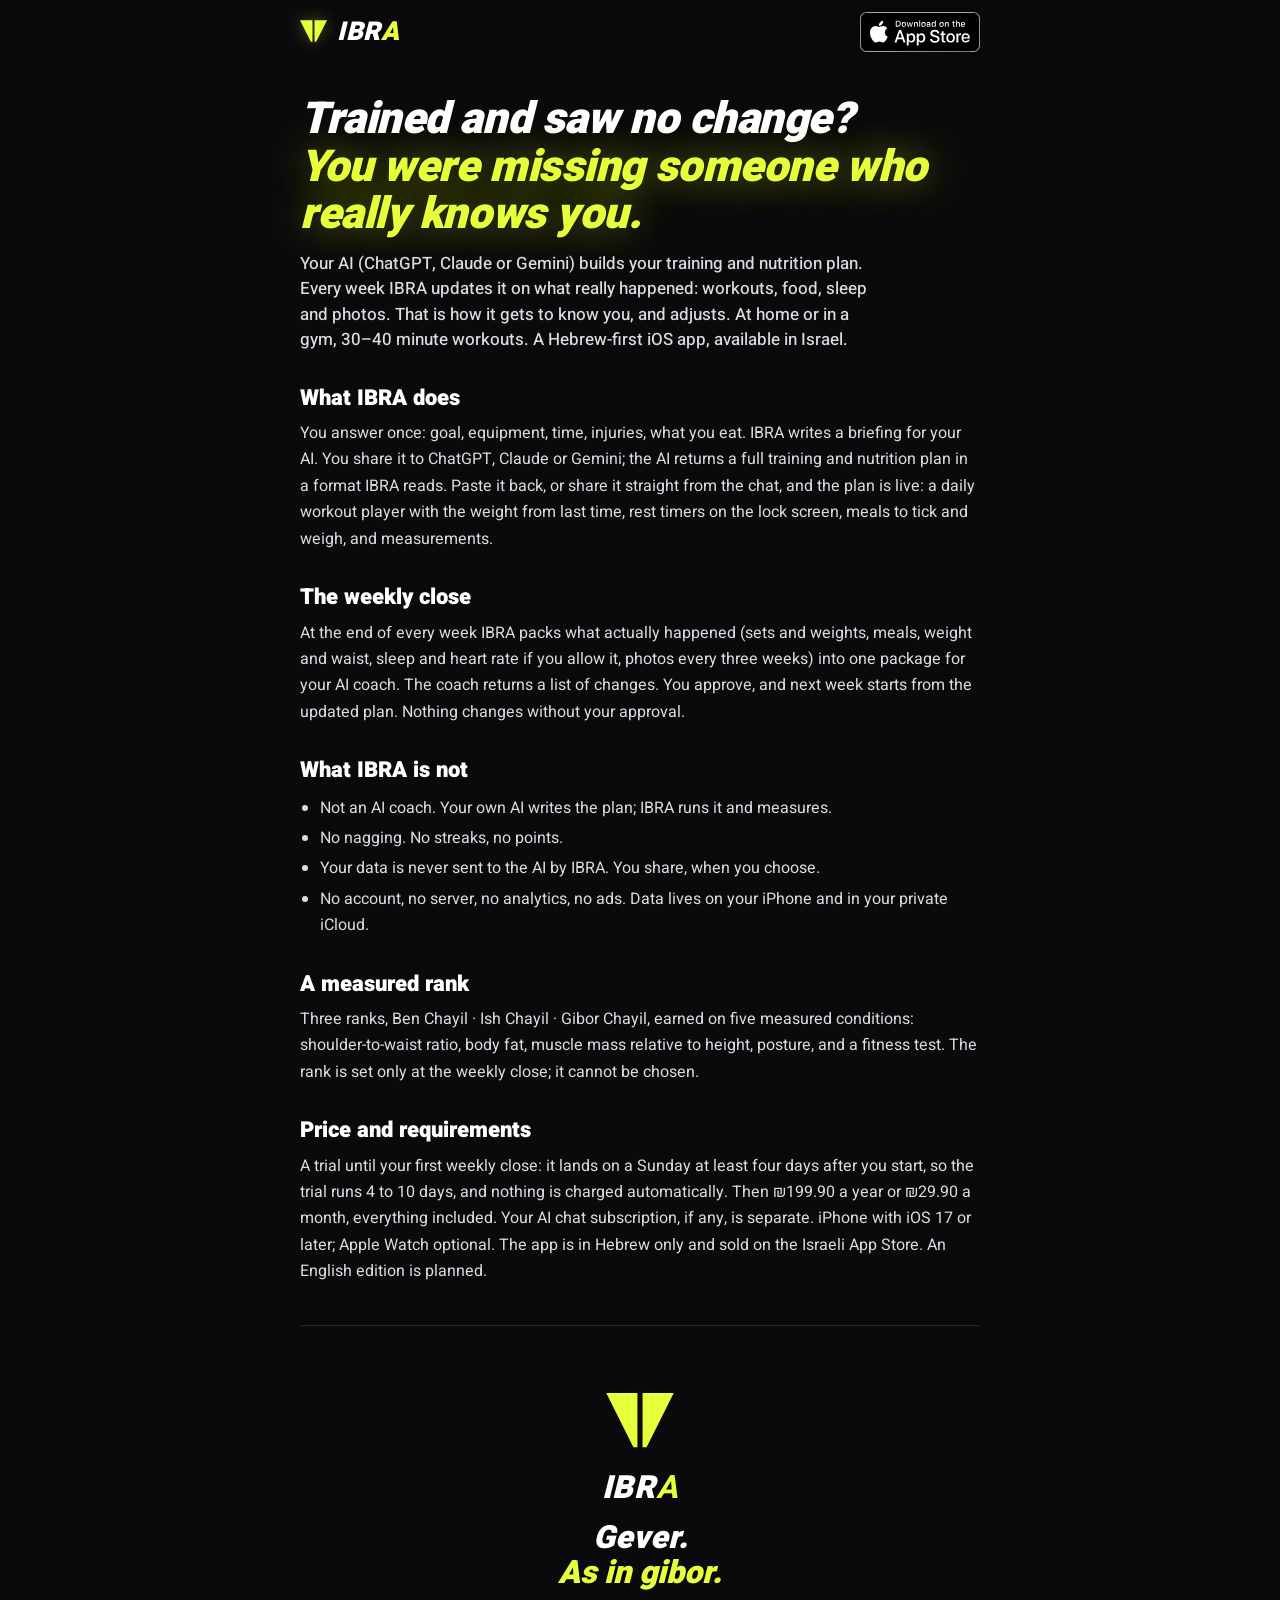
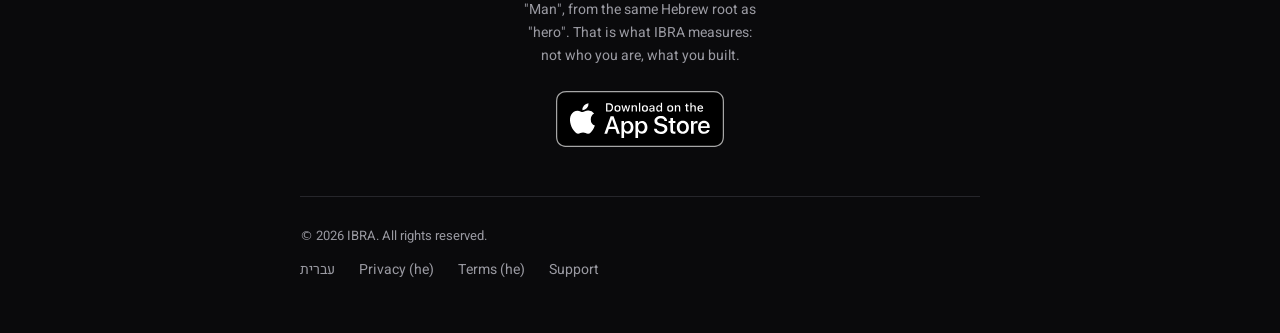
<file: en/index.html>
<!doctype html>
<html lang="en" dir="ltr">
<head>
<meta charset="utf-8">
<meta name="robots" content="noindex">
<meta name="viewport" content="width=device-width,initial-scale=1">
<link rel="icon" href="/favicon.ico" sizes="32x32">
<link rel="icon" href="/assets/icon.svg" type="image/svg+xml">
<link rel="apple-touch-icon" href="/assets/apple-touch-icon.png">
<link rel="manifest" href="/site.webmanifest">
<title>IBRA — trained and saw no change? Your AI builds the plan, IBRA tells it what really happened (Hebrew, iOS)</title>
<meta name="description" content="IBRA is a Hebrew-first iOS app that runs the training and nutrition plan your own AI chat wrote: a daily workout player, meals, measurements, and a weekly close that sends the coach what really happened. No account, no server.">
<link rel="canonical" href="https://ibra.fit/en/">
<link rel="alternate" hreflang="he" href="https://ibra.fit/">
<link rel="alternate" hreflang="en" href="https://ibra.fit/en/">
<meta property="og:title" content="Trained and saw no change? You were missing someone who really knows you.">
<meta property="og:description" content="Your AI builds a plan for your body. Every week IBRA tells it what really happened, and it adjusts. Hebrew-first iOS app.">
<meta property="og:url" content="https://ibra.fit/en/">
<meta property="og:image" content="https://ibra.fit/assets/og-v3.png">
<meta property="og:image:width" content="1200">
<meta property="og:image:height" content="630">
<meta property="og:image:alt" content="מתאמן לבד. המאמן מתכנן. IBRA מריצה.">
<meta name="twitter:card" content="summary_large_image">
<meta name="theme-color" content="#0A0A0C">
<link rel="preload" href="/assets/heebo.woff2" as="font" type="font/woff2" crossorigin>
<link rel="stylesheet" href="/style.css?v=2610281700">
<style>.text article ol,.text article ul{margin:10px 0 0 20px}</style>
</head>
<body class="site">
<div class="text">
<nav aria-label="Main">
  <a class="brand" href="/">IBR<b>A</b></a>
  <a class="badge sm" href="https://apps.apple.com/il/app/ibra/id6794155896"><img src="/assets/appstore-en.svg" width="116" height="40" alt="Download on the App Store"></a>
</nav>

<h1>Trained and saw no change?<br><em>You were missing someone who really knows you.</em></h1>
<p class="lede">Your AI (ChatGPT, Claude or Gemini) builds your training and nutrition plan. Every week IBRA updates it on what really happened: workouts, food, sleep and photos. That is how it gets to know you, and adjusts. At home or in a gym, 30–40 minute workouts. A Hebrew-first iOS app, available in Israel.</p>

<article>
<h2>What IBRA does</h2>
<p>You answer once: goal, equipment, time, injuries, what you eat. IBRA writes a briefing for your AI. You share it to ChatGPT, Claude or Gemini; the AI returns a full training and nutrition plan in a format IBRA reads. Paste it back, or share it straight from the chat, and the plan is live: a daily workout player with the weight from last time, rest timers on the lock screen, meals to tick and weigh, and measurements.</p>
</article>

<article>
<h2>The weekly close</h2>
<p>At the end of every week IBRA packs what actually happened (sets and weights, meals, weight and waist, sleep and heart rate if you allow it, photos every three weeks) into one package for your AI coach. The coach returns a list of changes. You approve, and next week starts from the updated plan. Nothing changes without your approval.</p>
</article>

<article>
<h2>What IBRA is not</h2>
<ul>
<li>Not an AI coach. Your own AI writes the plan; IBRA runs it and measures.</li>
<li>No nagging. No streaks, no points.</li>
<li>Your data is never sent to the AI by IBRA. You share, when you choose.</li>
<li>No account, no server, no analytics, no ads. Data lives on your iPhone and in your private iCloud.</li>
</ul>
</article>

<article>
<h2>A measured rank</h2>
<p>Three ranks, Ben Chayil · Ish Chayil · Gibor Chayil, earned on five measured conditions: shoulder-to-waist ratio, body fat, muscle mass relative to height, posture, and a fitness test. The rank is set only at the weekly close; it cannot be chosen.</p>
</article>

<article>
<h2>Price and requirements</h2>
<p>A trial until your first weekly close: it lands on a Sunday at least four days after you start, so the trial runs 4 to 10 days, and nothing is charged automatically. Then ₪199.90 a year or ₪29.90 a month, everything included. Your AI chat subscription, if any, is separate. iPhone with iOS 17 or later; Apple Watch optional. The app is in Hebrew only and sold on the Israeli App Store. An English edition is planned.</p>
</article>

<div class="close">
  <svg class="splash" viewBox="0 0 120 120" aria-hidden="true"><path d="M14,26 L56.5,26 L56.5,100 L51,100 Z M63.5,26 L106,26 L69,100 L63.5,100 Z"/></svg>
  <div class="wordmark" aria-hidden="true">IBR<b>A</b></div>
  <h2>Gever.<br><em>As in gibor.</em></h2>
  <p class="note" style="margin:8px auto 0;max-width:40ch">"Man", from the same Hebrew root as "hero". That is what IBRA measures: not who you are, what you built.</p>
  <a class="badge" href="https://apps.apple.com/il/app/ibra/id6794155896"><img src="/assets/appstore-en.svg" width="162" height="56" alt="Download on the App Store"></a>
</div>

<footer>
  <span>© 2026 IBRA. All rights reserved.</span>
  <nav aria-label="Secondary"><ul><li><a href="/">עברית</a></li><li><a href="/privacy">Privacy (he)</a></li><li><a href="/terms">Terms (he)</a></li><li><a href="/support">Support</a></li></ul></nav>
</footer>
</div>
</body>
</html>
</file>
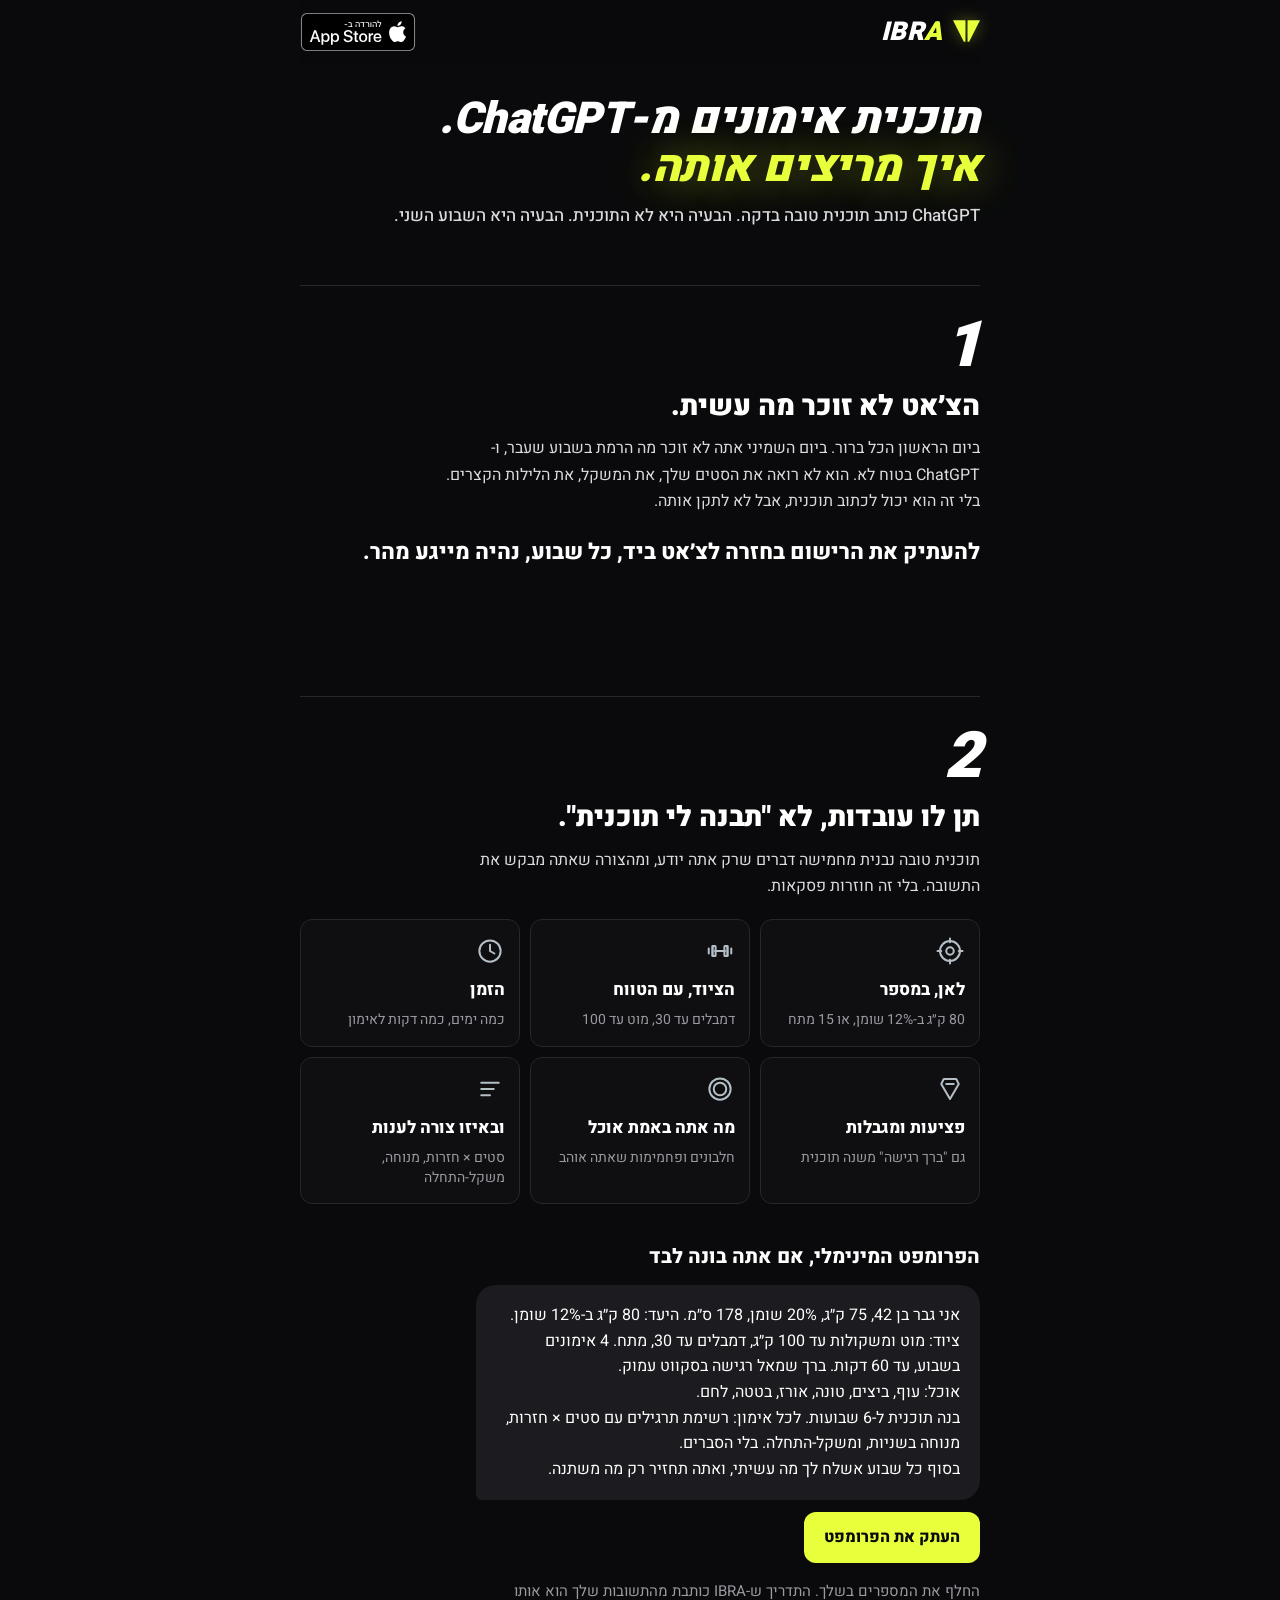
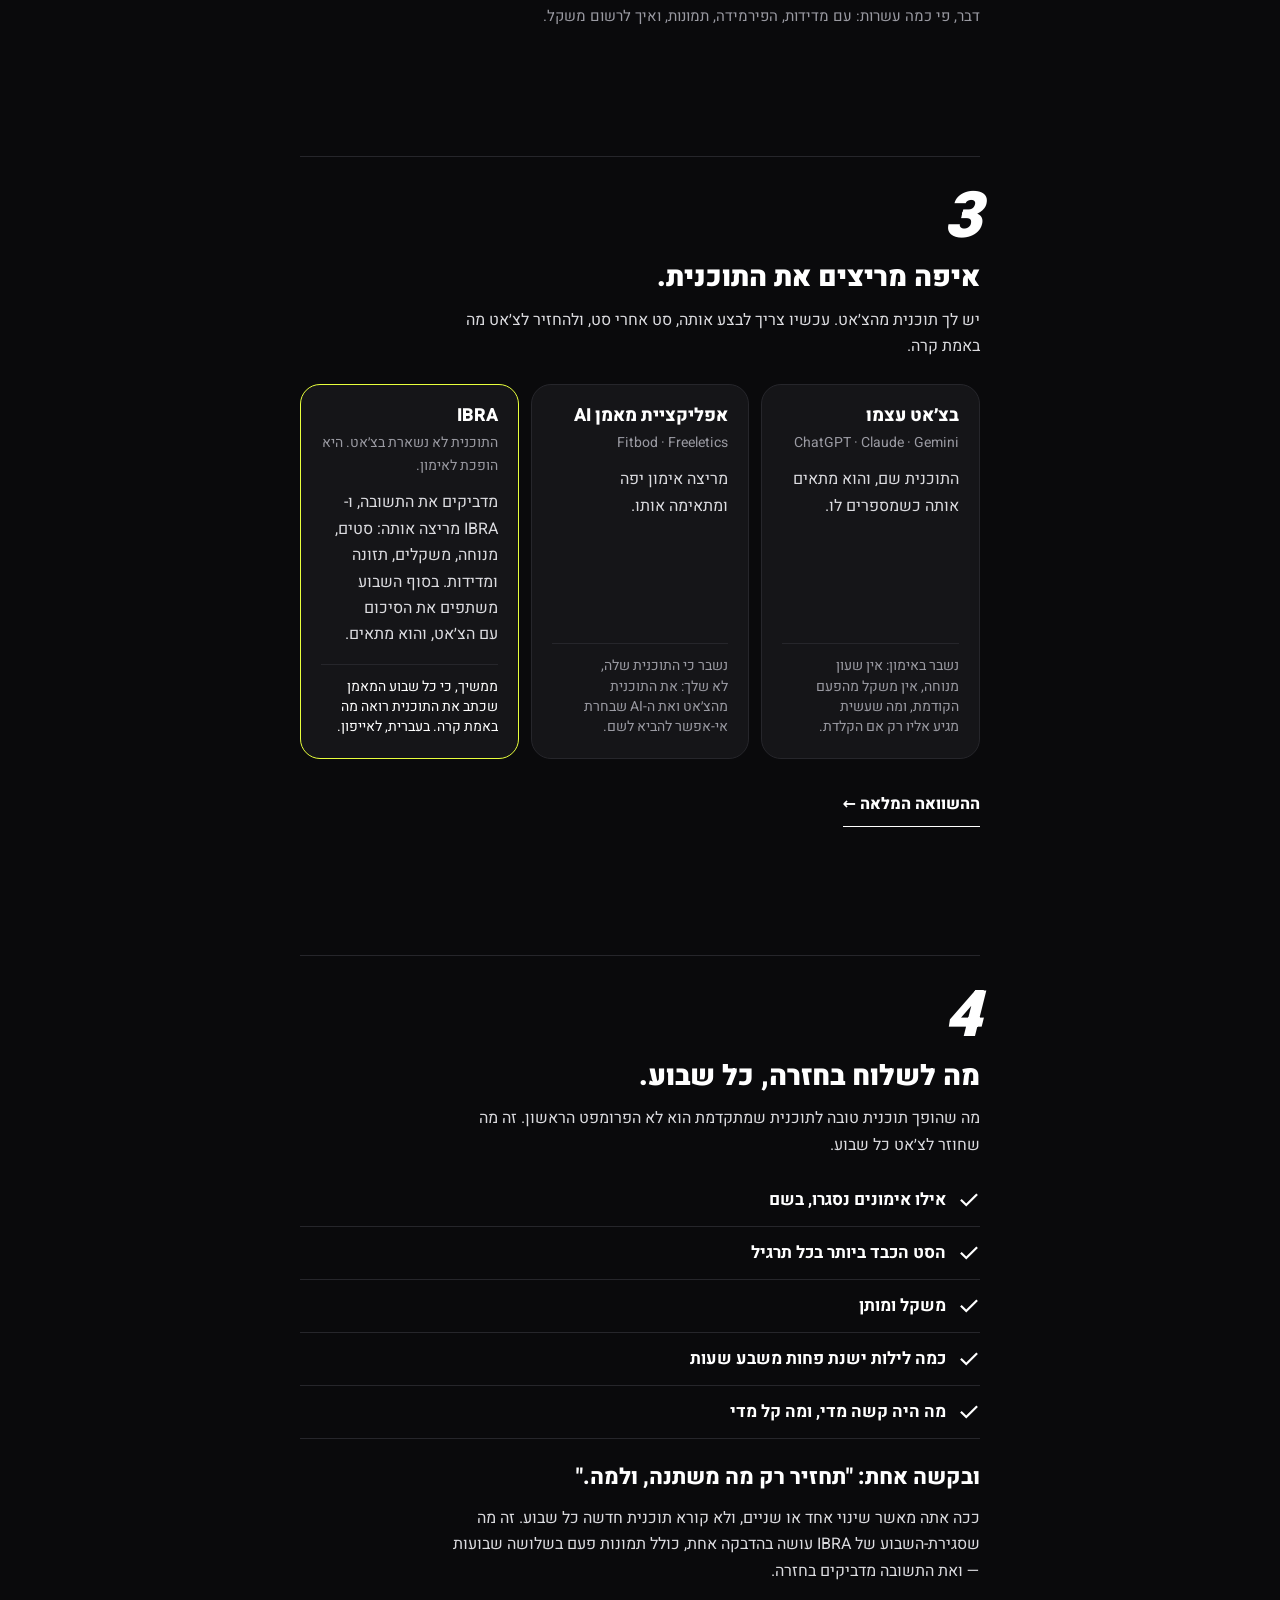
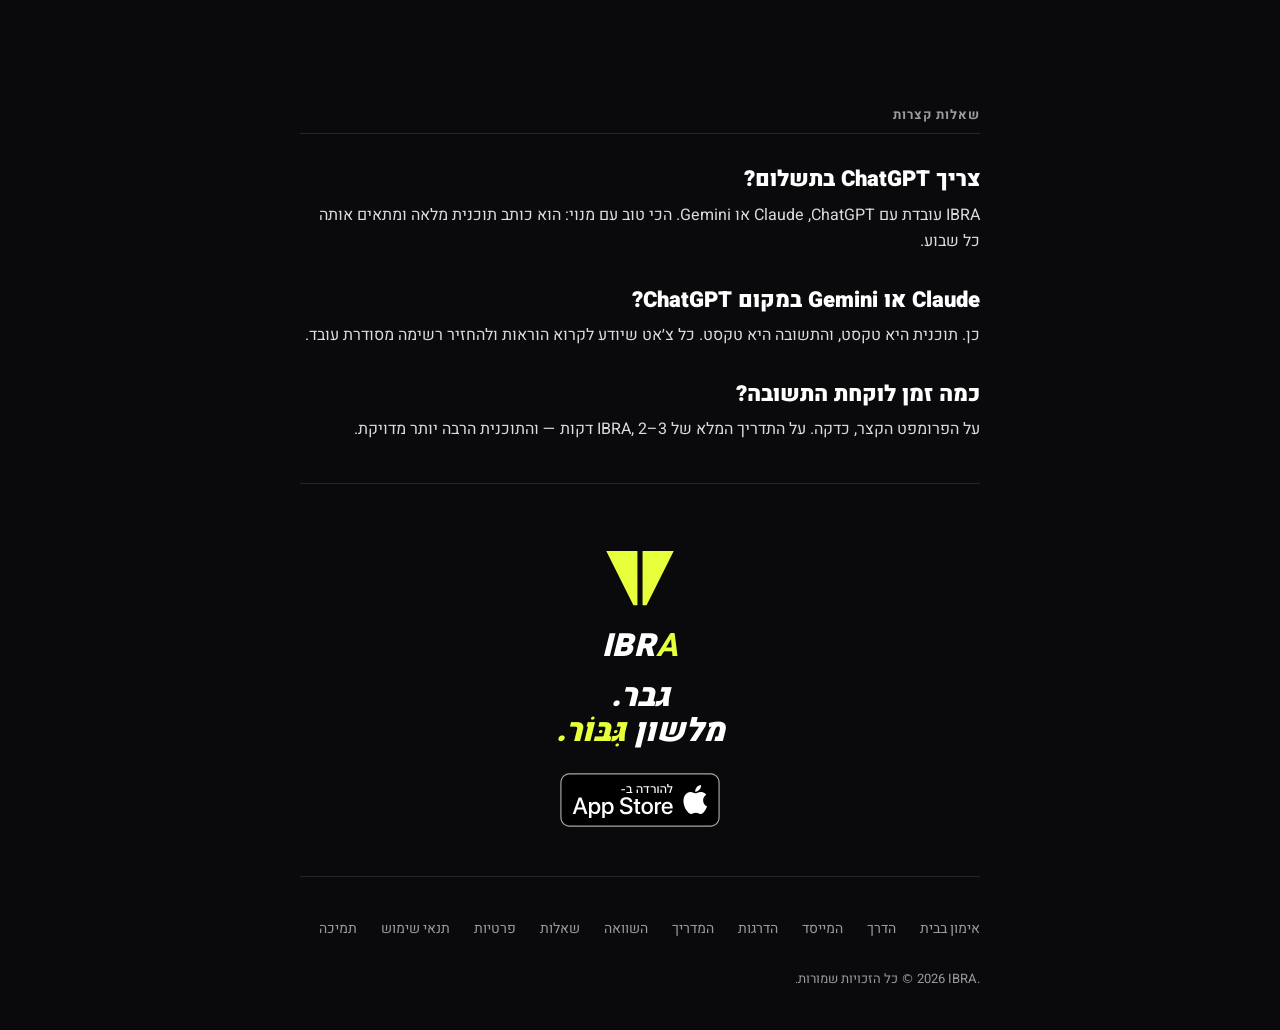
<file: chatgpt-workout-plan.html>
<!doctype html>
<html lang="he" dir="rtl">
<head>
<meta charset="utf-8">
<meta name="viewport" content="width=device-width,initial-scale=1">
<link rel="icon" href="/favicon.ico" sizes="32x32">
<link rel="icon" href="/assets/icon.svg" type="image/svg+xml">
<link rel="apple-touch-icon" href="/assets/apple-touch-icon.png">
<link rel="manifest" href="/site.webmanifest">
<title>איך להריץ תוכנית אימונים מ-ChatGPT — המדריך</title>
<meta name="description" content="ChatGPT כותב תוכנית אימונים בדקה. הבעיה מתחילה בשבוע השני. מה לבקש ממנו, הפרומפט המינימלי, שלוש דרכים להריץ את התוכנית, ומה לשלוח לו בחזרה כל שבוע כדי שיתקן אותה.">
<link rel="canonical" href="https://ibra.fit/chatgpt-workout-plan">
<meta property="og:title" content="תוכנית אימונים מ-ChatGPT.‏ איך מריצים אותה.">
<meta property="og:description" content="מה לבקש, הפרומפט המינימלי, שלוש דרכים להריץ, ומה לשלוח בחזרה כל שבוע כדי שהתוכנית תתקדם.">
<meta property="og:url" content="https://ibra.fit/chatgpt-workout-plan">
<meta property="og:image" content="https://ibra.fit/assets/og-v14.png">
<meta property="og:image:width" content="1200">
<meta property="og:image:height" content="630">
<meta property="og:image:alt" content="התאמנת ולא ראית שינוי? חסר מי שמכיר אותך באמת.">
<meta name="twitter:card" content="summary_large_image">
<meta name="theme-color" content="#0A0A0C">
<link rel="preload" href="/assets/heebo.woff2" as="font" type="font/woff2" crossorigin>
<link rel="stylesheet" href="/style.css?v=2611012000">
<script type="application/ld+json">
{"@context":"https://schema.org","@graph":[
{"@type":"Article","@id":"https://ibra.fit/chatgpt-workout-plan#article","headline":"איך להריץ תוכנית אימונים מ-ChatGPT","description":"מה לבקש מ-ChatGPT, הפרומפט המינימלי, שלוש דרכים להריץ את התוכנית, ומה לשלוח לו בחזרה כל שבוע כדי שיתקן אותה.","inLanguage":"he","datePublished":"2026-10-20","dateModified":"2026-10-20","author":{"@type":"Organization","@id":"https://ibra.fit/#org","name":"IBRA"},"publisher":{"@id":"https://ibra.fit/#org"},"mainEntityOfPage":"https://ibra.fit/chatgpt-workout-plan","image":"https://ibra.fit/assets/og-v14.png"},
{"@type":"BreadcrumbList","itemListElement":[{"@type":"ListItem","position":1,"name":"IBRA","item":"https://ibra.fit/"},{"@type":"ListItem","position":2,"name":"איך להריץ תוכנית אימונים מ-ChatGPT","item":"https://ibra.fit/chatgpt-workout-plan"}]}
]}
</script>
</head>
<body class="site">
<div class="text guide">
<nav aria-label="ראשי">
  <a class="brand" href="/">IBR<b>A</b></a>
  <a class="badge sm" href="https://apps.apple.com/il/app/ibra/id6794155896"><img src="/assets/appstore-he.svg" width="116" height="40" alt="הורד ב-App Store"></a>
</nav>

<h1>תוכנית אימונים מ-ChatGPT.<br><em>איך מריצים אותה.</em></h1>
<p class="lede">ChatGPT כותב תוכנית טובה בדקה. הבעיה היא לא התוכנית. הבעיה היא השבוע השני.</p>

<section class="gs">
  <div class="n">1</div>
  <h2>הצ׳אט לא זוכר מה עשית.</h2>
  <p>ביום הראשון הכל ברור. ביום השמיני אתה לא זוכר מה הרמת בשבוע שעבר, ו-ChatGPT בטוח לא. הוא לא רואה את הסטים שלך, את המשקל, את הלילות הקצרים. בלי זה הוא יכול לכתוב תוכנית, אבל לא לתקן אותה.</p>
  <p class="big">להעתיק את הרישום בחזרה לצ׳אט ביד, כל שבוע, נהיה מייגע מהר.</p>
</section>

<section class="gs">
  <div class="n">2</div>
  <h2>תן לו עובדות, לא "תבנה לי תוכנית".</h2>
  <p>תוכנית טובה נבנית מחמישה דברים שרק אתה יודע, ומהצורה שאתה מבקש את התשובה. בלי זה חוזרות פסקאות.</p>
  <ul class="facts5">
    <li><svg viewBox="0 0 24 24" aria-hidden="true"><circle cx="12" cy="12" r="8"/><circle cx="12" cy="12" r="3"/><path d="M12 2v3M12 19v3M2 12h3M19 12h3"/></svg><b>לאן, במספר</b><span>80 ק״ג ב-12% שומן, או 15 מתח</span></li>
    <li><svg viewBox="0 0 24 24" aria-hidden="true"><path d="M3 10v4M21 10v4M6 8v8M18 8v8M8 12h8"/><rect x="6" y="8" width="2.5" height="8" rx=".5"/><rect x="15.5" y="8" width="2.5" height="8" rx=".5"/></svg><b>הציוד, עם הטווח</b><span>דמבלים עד 30, מוט עד 100</span></li>
    <li><svg viewBox="0 0 24 24" aria-hidden="true"><circle cx="12" cy="12" r="8.5"/><path d="M12 7v5l3.5 2"/></svg><b>הזמן</b><span>כמה ימים, כמה דקות לאימון</span></li>
    <li><svg viewBox="0 0 24 24" aria-hidden="true"><path d="M7 4h10l2 4-7 12-7-12z"/><path d="M9 8h6"/></svg><b>פציעות ומגבלות</b><span>גם "ברך רגישה" משנה תוכנית</span></li>
    <li><svg viewBox="0 0 24 24" aria-hidden="true"><circle cx="12" cy="12" r="8.5"/><circle cx="12" cy="12" r="5"/></svg><b>מה אתה באמת אוכל</b><span>חלבונים ופחמימות שאתה אוהב</span></li>
    <li><svg viewBox="0 0 24 24" aria-hidden="true"><path d="M5 7h14M5 12h10M5 17h7"/></svg><b>ובאיזו צורה לענות</b><span>סטים × חזרות, מנוחה, משקל-התחלה</span></li>
  </ul>

  <h3>הפרומפט המינימלי, אם אתה בונה לבד</h3>
  <div class="chat">
    <div class="bubble" id="prompt">אני גבר בן 42, 75 ק״ג, 20% שומן, 178 ס״מ. היעד: 80 ק״ג ב-12% שומן.
ציוד: מוט ומשקולות עד 100 ק״ג, דמבלים עד 30, מתח. 4 אימונים בשבוע, עד 60 דקות. ברך שמאל רגישה בסקווט עמוק.
אוכל: עוף, ביצים, טונה, אורז, בטטה, לחם.
בנה תוכנית ל-6 שבועות. לכל אימון: רשימת תרגילים עם סטים × חזרות, מנוחה בשניות, ומשקל-התחלה. בלי הסברים.
בסוף כל שבוע אשלח לך מה עשיתי, ואתה תחזיר רק מה משתנה.</div>
    <button class="copybtn" type="button" data-copy="prompt">העתק את הפרומפט</button>
  </div>
  <p class="note">החלף את המספרים בשלך. התדריך ש-IBRA כותבת מהתשובות שלך הוא אותו דבר, פי כמה עשרות: עם מדידות, הפירמידה, תמונות, ואיך לרשום משקל.</p>
</section>

<section class="gs">
  <div class="n">3</div>
  <h2>איפה מריצים את התוכנית.</h2>
  <p>יש לך תוכנית מהצ׳אט. עכשיו צריך לבצע אותה, סט אחרי סט, ולהחזיר לצ׳אט מה באמת קרה.</p>
  <ul class="ways">
    <li><b>בצ׳אט עצמו</b><span>ChatGPT · Claude · Gemini</span><p>התוכנית שם, והוא מתאים אותה כשמספרים לו.</p><i>נשבר באימון: אין שעון מנוחה, אין משקל מהפעם הקודמת, ומה שעשית מגיע אליו רק אם הקלדת.</i></li>
    <li><b>אפליקציית מאמן AI</b><span>Fitbod · Freeletics</span><p>מריצה אימון יפה ומתאימה אותו.</p><i>נשבר כי התוכנית שלה, לא שלך: את התוכנית מהצ׳אט ואת ה-AI שבחרת אי-אפשר להביא לשם.</i></li>
    <li class="us"><b>IBRA</b><span>התוכנית לא נשארת בצ׳אט. היא הופכת לאימון.</span><p>מדביקים את התשובה, ו-IBRA מריצה אותה: סטים, מנוחה, משקלים, תזונה ומדידות. בסוף השבוע משתפים את הסיכום עם הצ׳אט, והוא מתאים.</p><i>ממשיך, כי כל שבוע המאמן שכתב את התוכנית רואה מה באמת קרה. בעברית, לאייפון.</i></li>
  </ul>
  <a class="more" href="/vs">ההשוואה המלאה ←</a>
</section>

<section class="gs">
  <div class="n">4</div>
  <h2>מה לשלוח בחזרה, כל שבוע.</h2>
  <p>מה שהופך תוכנית טובה לתוכנית שמתקדמת הוא לא הפרומפט הראשון. זה מה שחוזר לצ׳אט כל שבוע.</p>
  <ul class="checks">
    <li><svg viewBox="0 0 24 24" aria-hidden="true"><path d="M4 12.5l5 5L20 6.5"/></svg>אילו אימונים נסגרו, בשם</li>
    <li><svg viewBox="0 0 24 24" aria-hidden="true"><path d="M4 12.5l5 5L20 6.5"/></svg>הסט הכבד ביותר בכל תרגיל</li>
    <li><svg viewBox="0 0 24 24" aria-hidden="true"><path d="M4 12.5l5 5L20 6.5"/></svg>משקל ומותן</li>
    <li><svg viewBox="0 0 24 24" aria-hidden="true"><path d="M4 12.5l5 5L20 6.5"/></svg>כמה לילות ישנת פחות משבע שעות</li>
    <li><svg viewBox="0 0 24 24" aria-hidden="true"><path d="M4 12.5l5 5L20 6.5"/></svg>מה היה קשה מדי, ומה קל מדי</li>
  </ul>
  <p class="big">ובקשה אחת: "תחזיר רק מה משתנה, ולמה."</p>
  <p>ככה אתה מאשר שינוי אחד או שניים, ולא קורא תוכנית חדשה כל שבוע. זה מה שסגירת-השבוע של IBRA עושה בהדבקה אחת, כולל תמונות פעם בשלושה שבועות — ואת התשובה מדביקים בחזרה.</p>
</section>

<div class="group">שאלות קצרות</div>

<article>
<h2>צריך ChatGPT בתשלום?</h2>
<p>IBRA עובדת עם ChatGPT, ‏Claude או Gemini. הכי טוב עם מנוי: הוא כותב תוכנית מלאה ומתאים אותה כל שבוע.</p>
</article>

<article>
<h2>Claude או Gemini במקום ChatGPT?</h2>
<p>כן. תוכנית היא טקסט, והתשובה היא טקסט. כל צ׳אט שיודע לקרוא הוראות ולהחזיר רשימה מסודרת עובד.</p>
</article>

<article>
<h2>כמה זמן לוקחת התשובה?</h2>
<p>על הפרומפט הקצר, כדקה. על התדריך המלא של IBRA, 2–3 דקות — והתוכנית הרבה יותר מדויקת.</p>
</article>

<div class="close">
  <svg class="splash" viewBox="0 0 120 120" aria-hidden="true"><path d="M14,26 L56.5,26 L56.5,100 L51,100 Z M63.5,26 L106,26 L69,100 L63.5,100 Z"/></svg>
  <div class="wordmark" aria-hidden="true">IBR<b>A</b></div>
  <h2>גבר.<br>מלשון <em>גִּבּוֹר.</em></h2>
  <a class="badge" href="https://apps.apple.com/il/app/ibra/id6794155896"><img src="/assets/appstore-he.svg" width="162" height="56" alt="הורד ב-App Store"></a>
</div>

<footer>
  <div class="row">
  <nav aria-label="משני"><ul><li><a href="/home-gym">אימון בבית</a></li><li><a href="/way">הדרך</a></li><li><a href="/founder">המייסד</a></li><li><a href="/ranks">הדרגות</a></li><li><a href="/how-it-works">המדריך</a></li><li><a href="/vs">השוואה</a></li><li><a href="/faq">שאלות</a></li><li><a href="/privacy">פרטיות</a></li><li><a href="/terms">תנאי שימוש</a></li><li><a href="/support">תמיכה</a></li></ul></nav>
  <span class="meta"><bdi dir="ltr">© 2026 IBRA.</bdi> כל הזכויות שמורות.</span>
  </div>
</footer>
</div>
<script>
document.querySelectorAll('.copybtn').forEach(function(b){b.addEventListener('click',function(){
  var t=document.getElementById(b.dataset.copy).innerText;
  navigator.clipboard.writeText(t).then(function(){var o=b.textContent;b.textContent='הועתק';setTimeout(function(){b.textContent=o},1500)});
})});
</script>
</body>
</html>
</file>
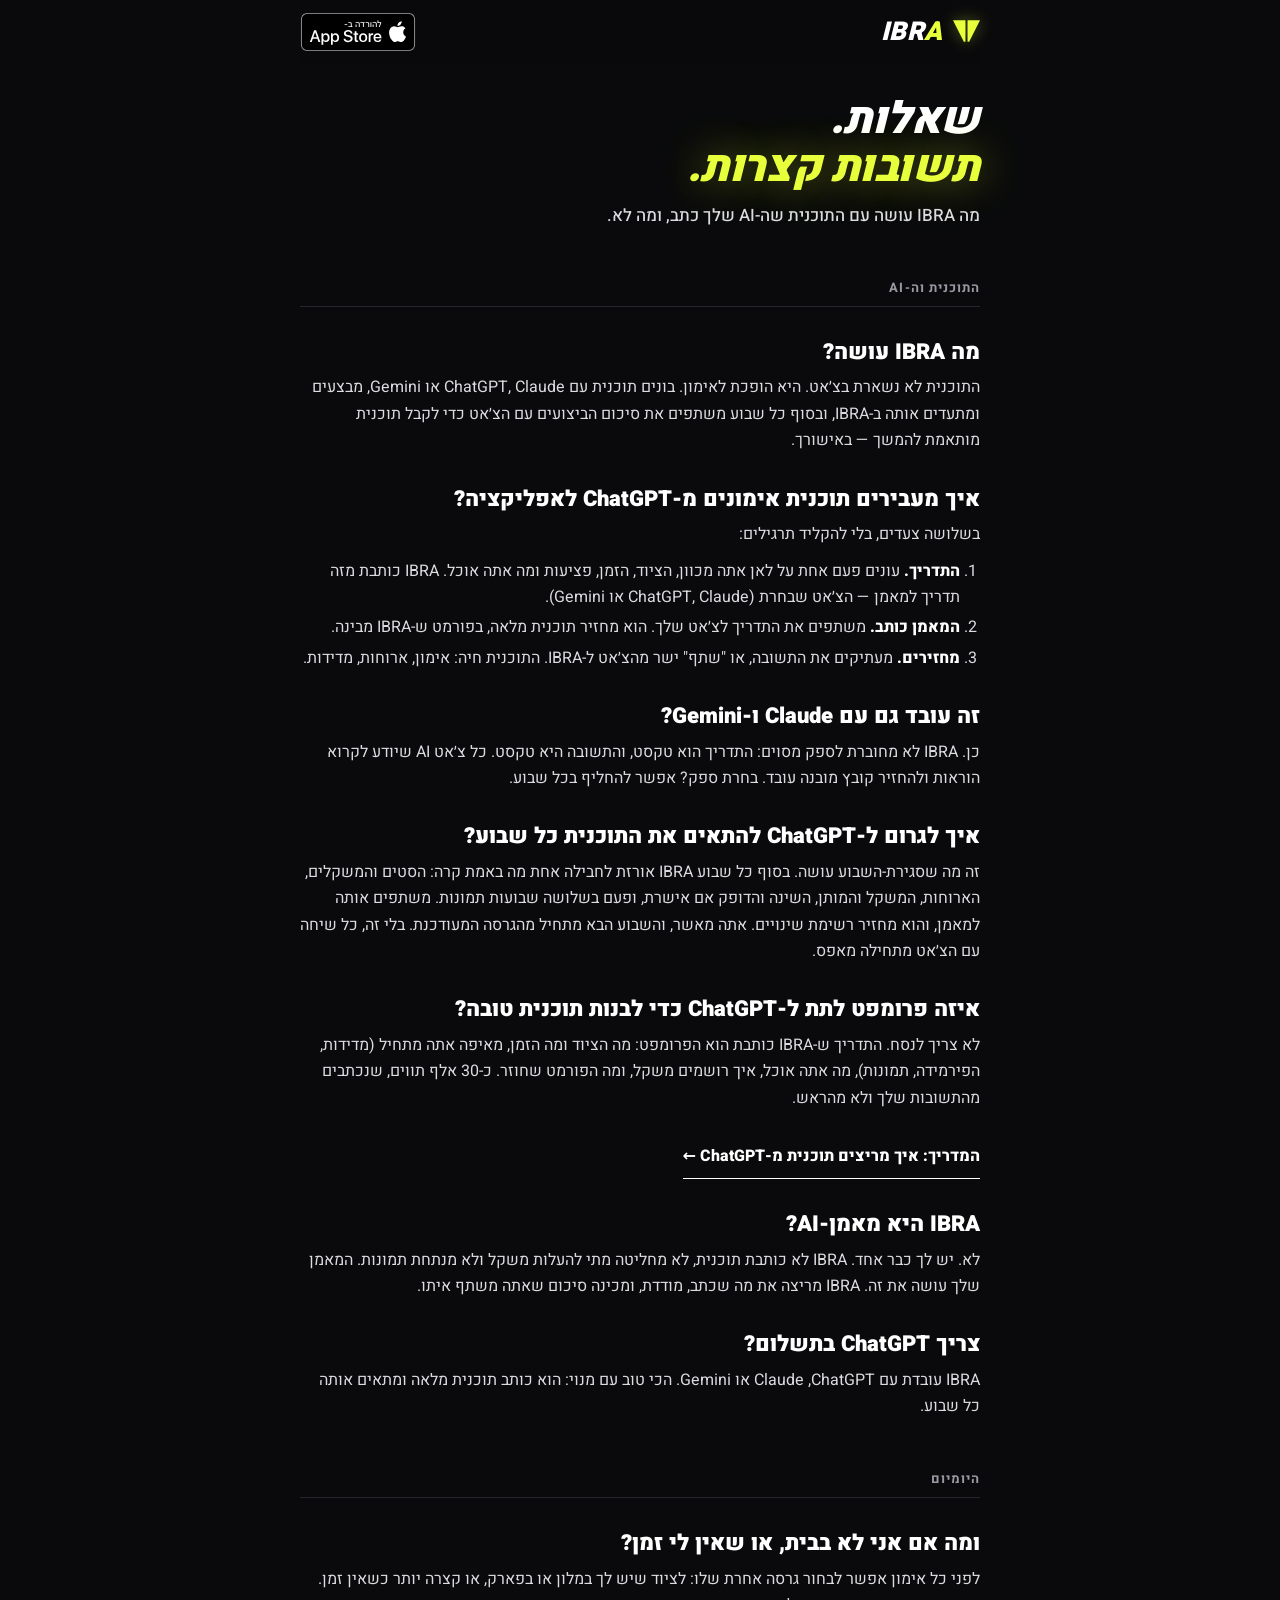
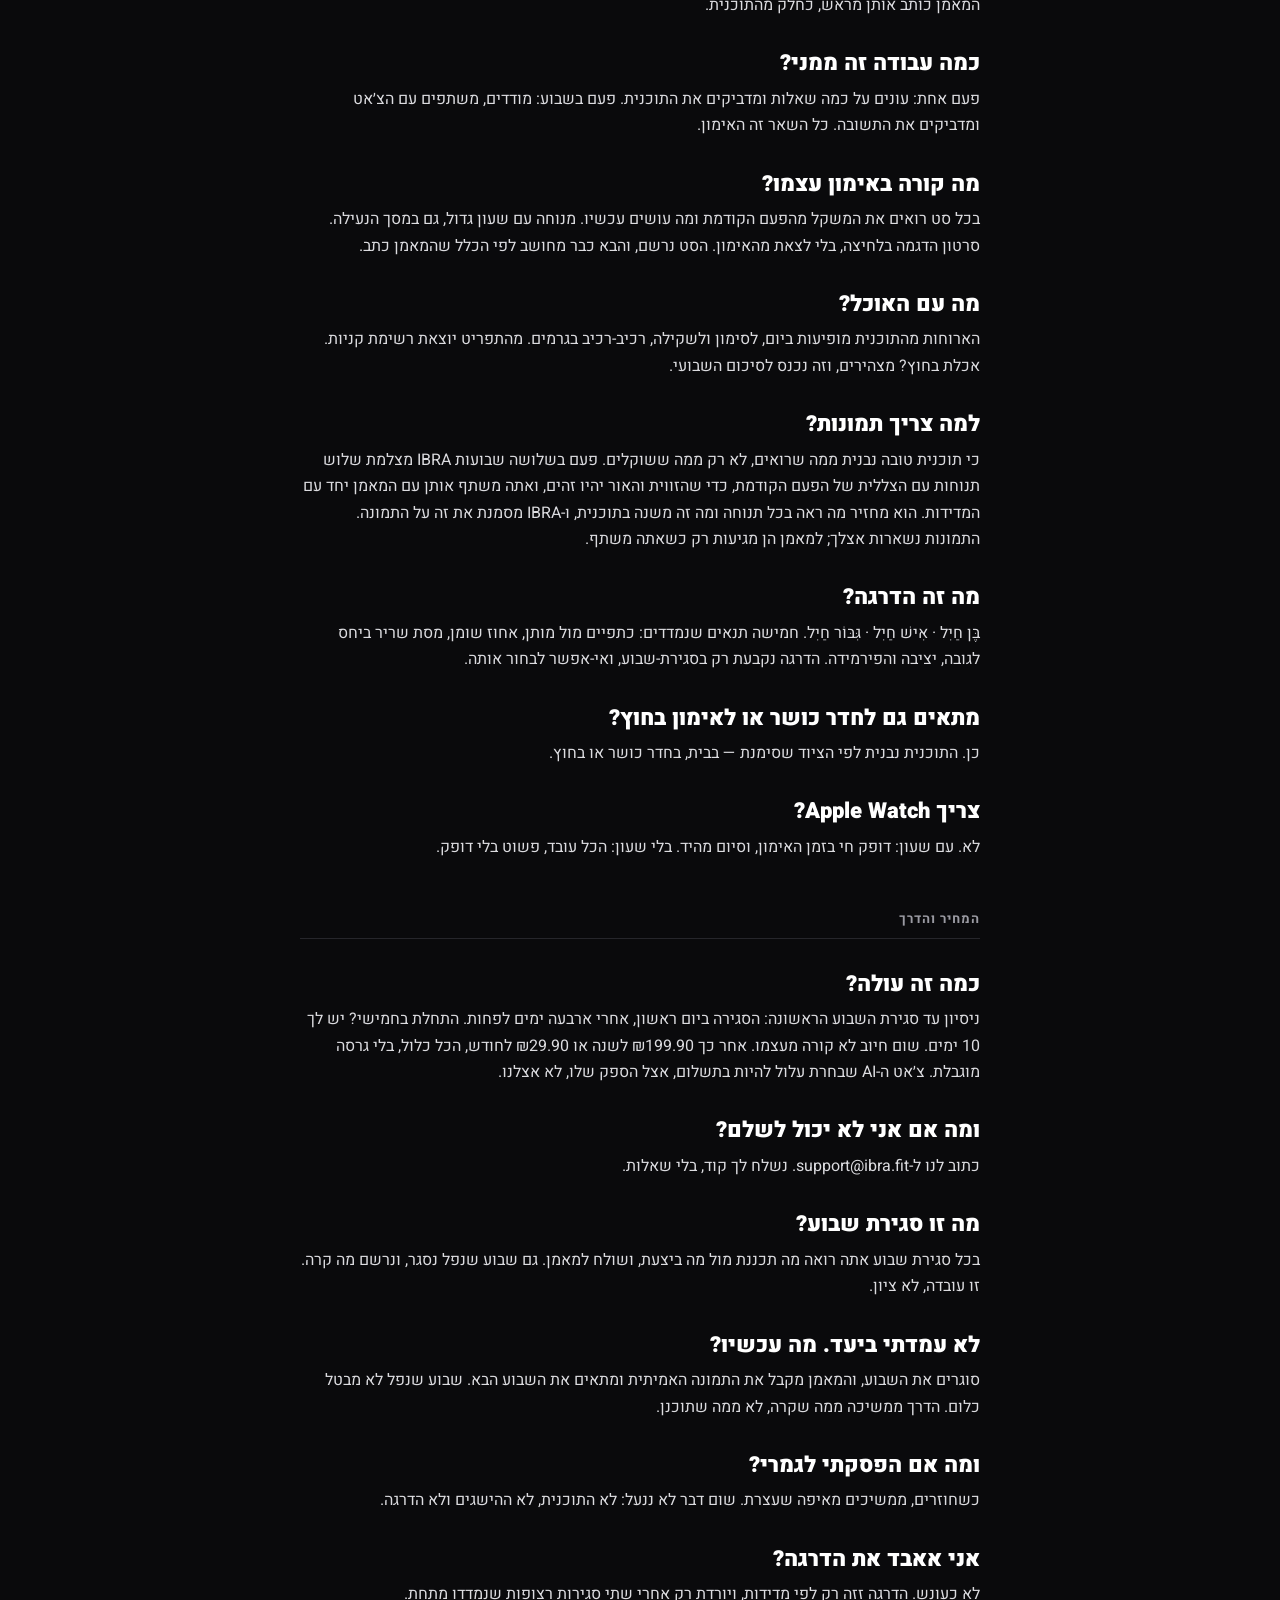
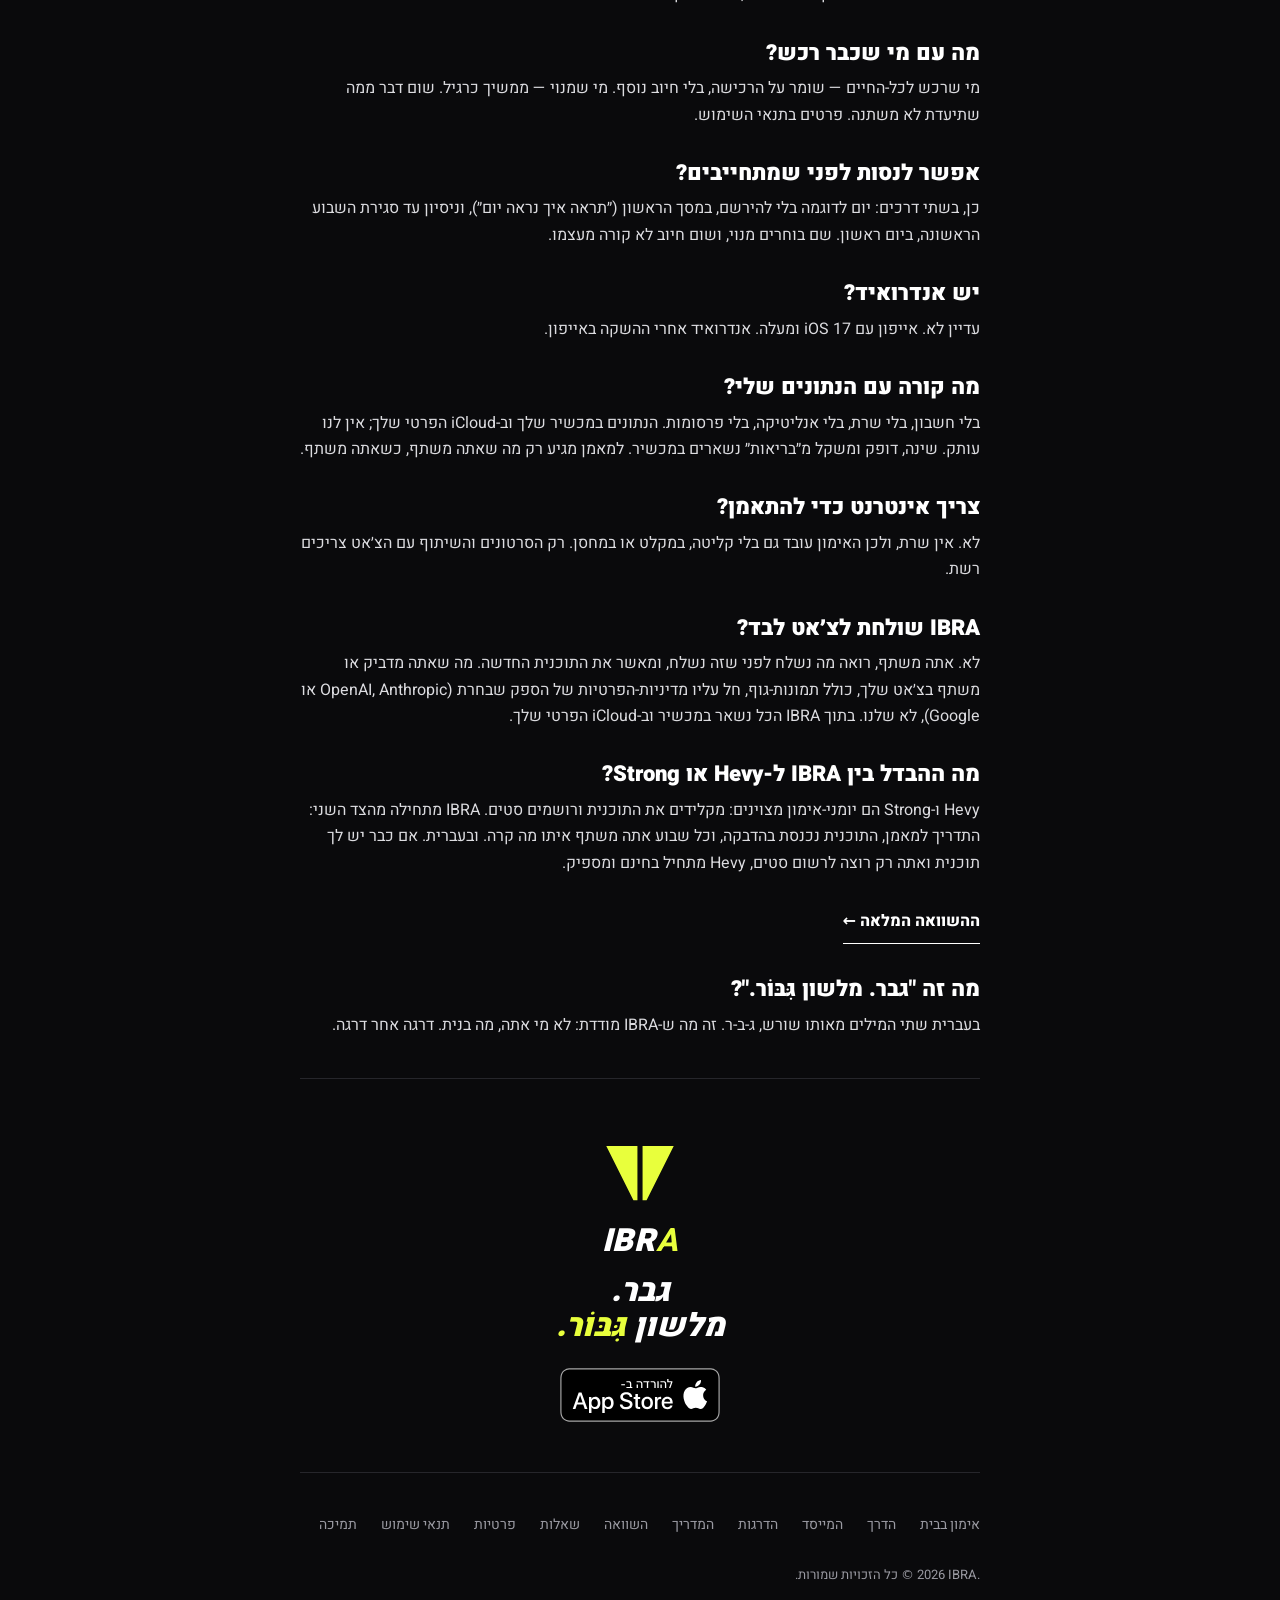
<file: faq.html>
<!doctype html>
<html lang="he" dir="rtl">
<head>
<meta charset="utf-8">
<meta name="viewport" content="width=device-width,initial-scale=1">
<link rel="icon" href="/favicon.ico" sizes="32x32">
<link rel="icon" href="/assets/icon.svg" type="image/svg+xml">
<link rel="apple-touch-icon" href="/assets/apple-touch-icon.png">
<link rel="manifest" href="/site.webmanifest">
<title>שאלות ותשובות — IBRA</title>
<meta name="description" content="איך מעבירים תוכנית אימונים מ-ChatGPT לאפליקציה, איך המאמן מתאים אותה כל שבוע, כמה זה עולה, ומה קורה עם הנתונים. תשובות קצרות על IBRA.">
<link rel="canonical" href="https://ibra.fit/faq">
<meta property="og:title" content="שאלות ותשובות — IBRA">
<meta property="og:description" content="איך מעבירים תוכנית אימונים מ-ChatGPT לאפליקציה, ואיך המאמן מתאים אותה כל שבוע.">
<meta property="og:url" content="https://ibra.fit/faq">
<meta property="og:image" content="https://ibra.fit/assets/og-v14.png">
<meta property="og:image:width" content="1200">
<meta property="og:image:height" content="630">
<meta property="og:image:alt" content="התאמנת ולא ראית שינוי? חסר מי שמכיר אותך באמת.">
<meta name="twitter:card" content="summary_large_image">
<meta name="theme-color" content="#0A0A0C">
<link rel="preload" href="/assets/heebo.woff2" as="font" type="font/woff2" crossorigin>
<link rel="stylesheet" href="/style.css?v=2611012000">
<script type="application/ld+json">
{"@context":"https://schema.org","@type":"FAQPage","inLanguage":"he","mainEntity":[
{"@type":"Question","name":"מה IBRA עושה?","acceptedAnswer":{"@type":"Answer","text":"התוכנית לא נשארת בצ׳אט. היא הופכת לאימון. בונים תוכנית עם ChatGPT, Claude או Gemini, מבצעים ומתעדים אותה ב-IBRA, ובסוף כל שבוע משתפים את סיכום הביצועים עם הצ׳אט כדי לקבל תוכנית מותאמת להמשך — באישורך."}},
{"@type":"Question","name":"איך מעבירים תוכנית אימונים מ-ChatGPT לאפליקציה?","acceptedAnswer":{"@type":"Answer","text":"בשלושה צעדים: IBRA כותבת תדריך מהתשובות שלך; משתפים אותו לצ׳אט (ChatGPT, Claude או Gemini) והוא מחזיר תוכנית מלאה בפורמט ש-IBRA מבינה; מעתיקים את התשובה או משתפים ישר מהצ׳אט ל-IBRA, והתוכנית חיה."}},
{"@type":"Question","name":"זה עובד גם עם Claude ו-Gemini?","acceptedAnswer":{"@type":"Answer","text":"כן. התדריך הוא טקסט והתשובה היא טקסט; כל צ׳אט AI שמחזיר קובץ מובנה עובד, ואפשר להחליף ספק בכל שבוע."}},
{"@type":"Question","name":"איך לגרום ל-ChatGPT להתאים את תוכנית האימונים כל שבוע?","acceptedAnswer":{"@type":"Answer","text":"סגירת-השבוע של IBRA אורזת מה באמת קרה (סטים, משקלים, ארוחות, משקל ומותן, שינה ודופק אם אישרת, ותמונות פעם בשלושה שבועות) לחבילה אחת; משתפים למאמן, הוא מחזיר רשימת שינויים, אתה מאשר, והשבוע הבא מתחיל מהגרסה המעודכנת."}},
{"@type":"Question","name":"IBRA היא מאמן-AI?","acceptedAnswer":{"@type":"Answer","text":"לא. IBRA לא כותבת תוכנית ולא מחליטה מתי להעלות משקל. המאמן שלך (ChatGPT, Claude או Gemini) עושה את זה; IBRA מריצה, מודדת ומכינה סיכום שאתה משתף איתו."}},
{"@type":"Question","name":"מה עם האוכל?","acceptedAnswer":{"@type":"Answer","text":"הארוחות מהתוכנית מופיעות ביום, לסימון ולשקילה, רכיב-רכיב בגרמים. מהתפריט יוצאת רשימת קניות. אכלת בחוץ? מצהירים, וזה נכנס לסיכום השבועי."}},
{"@type":"Question","name":"מתאים גם לחדר כושר או לאימון בחוץ?","acceptedAnswer":{"@type":"Answer","text":"כן. התוכנית נבנית לפי הציוד שסימנת — בבית, בחדר כושר או בחוץ."}},
{"@type":"Question","name":"כמה IBRA עולה?","acceptedAnswer":{"@type":"Answer","text":"ניסיון עד סגירת השבוע הראשונה: הסגירה ביום ראשון, אחרי ארבעה ימים לפחות. התחלת בחמישי? יש לך 10 ימים. שום חיוב לא קורה מעצמו. אחר כך ₪199.90 לשנה או ₪29.90 לחודש, הכל כלול, בלי גרסה מוגבלת. צ׳אט ה-AI שבחרת עלול להיות בתשלום, אצל הספק שלו, לא אצלנו."}},
{"@type":"Question","name":"ומה אם אני לא יכול לשלם?","acceptedAnswer":{"@type":"Answer","text":"כתוב לנו ל-support@ibra.fit. נשלח לך קוד, בלי שאלות."}},
{"@type":"Question","name":"מה קורה אם הפסקתי?","acceptedAnswer":{"@type":"Answer","text":"כשחוזרים, ממשיכים מאיפה שעצרת. שום דבר לא ננעל: לא התוכנית, לא ההישגים ולא הדרגה."}},
{"@type":"Question","name":"אני אאבד את הדרגה?","acceptedAnswer":{"@type":"Answer","text":"לא כעונש. הדרגה זזה רק לפי מדידות, ויורדת רק אחרי שתי סגירות רצופות שנמדדו מתחת."}},
{"@type":"Question","name":"יש גרסת אנדרואיד?","acceptedAnswer":{"@type":"Answer","text":"עדיין לא. IBRA זמינה לאייפון עם iOS 17 ומעלה; אנדרואיד אחרי ההשקה באייפון."}},
{"@type":"Question","name":"למה צריך תמונות?","acceptedAnswer":{"@type":"Answer","text":"פעם בשלושה שבועות IBRA מצלמת שלוש תנוחות עם הצללית של הפעם הקודמת (אותה זווית ואור) ואתה משתף אותן עם המאמן יחד עם המדידות; הוא מחזיר מה ראה בכל תנוחה ומה זה משנה בתוכנית, ו-IBRA מסמנת את זה על התמונה. התמונות נשארות במכשיר וב-iCloud הפרטי שלך."}},
{"@type":"Question","name":"מה קורה עם הנתונים שלי?","acceptedAnswer":{"@type":"Answer","text":"בלי חשבון, בלי שרת, בלי אנליטיקה. הנתונים במכשיר שלך וב-iCloud הפרטי שלך; אין ל-IBRA עותק. למאמן מגיע רק מה שאתה משתף."}},
{"@type":"Question","name":"צריך אינטרנט כדי להתאמן?","acceptedAnswer":{"@type":"Answer","text":"לא. אין שרת, ולכן האימון עובד גם בלי קליטה. רק הסרטונים והשיתוף עם הצ׳אט צריכים רשת."}},
{"@type":"Question","name":"ומה אם אני לא בבית, או שאין לי זמן?","acceptedAnswer":{"@type":"Answer","text":"לפני כל אימון אפשר לבחור גרסה אחרת שלו: לציוד שיש לך במלון או בפארק, או קצרה יותר כשאין זמן. המאמן כותב אותן מראש, כחלק מהתוכנית."}},
{"@type":"Question","name":"כמה עבודה זה ממני?","acceptedAnswer":{"@type":"Answer","text":"פעם אחת: עונים על כמה שאלות ומדביקים את התוכנית. פעם בשבוע: מודדים, משתפים עם הצ׳אט ומדביקים את התשובה. כל השאר זה האימון."}},
{"@type":"Question","name":"IBRA שולחת לצ׳אט לבד?","acceptedAnswer":{"@type":"Answer","text":"לא. אתה משתף, רואה מה נשלח לפני שזה נשלח, ומאשר את התוכנית החדשה. מה שאתה מדביק או משתף בצ׳אט שלך, כולל תמונות-גוף, חל עליו מדיניות-הפרטיות של הספק שבחרת (OpenAI, Anthropic או Google), לא שלנו. בתוך IBRA הכל נשאר במכשיר וב-iCloud הפרטי שלך."}}
]}
</script>
</head>
<body class="site">
<div class="text">
<nav aria-label="ראשי">
  <a class="brand" href="/">IBR<b>A</b></a>
  <a class="badge sm" href="https://apps.apple.com/il/app/ibra/id6794155896"><img src="/assets/appstore-he.svg" width="116" height="40" alt="הורד ב-App Store"></a>
</nav>

<h1>שאלות.<br><em>תשובות קצרות.</em></h1>
<p class="lede">מה IBRA עושה עם התוכנית שה-AI שלך כתב, ומה לא.</p>

<div class="group">התוכנית וה-AI</div>

<article>
<h2>מה IBRA עושה?</h2>
<p>התוכנית לא נשארת בצ׳אט. היא הופכת לאימון. בונים תוכנית עם ChatGPT, Claude או Gemini, מבצעים ומתעדים אותה ב-IBRA, ובסוף כל שבוע משתפים את סיכום הביצועים עם הצ׳אט כדי לקבל תוכנית מותאמת להמשך — באישורך.</p>
</article>

<article>
<h2>איך מעבירים תוכנית אימונים מ-ChatGPT לאפליקציה?</h2>
<p>בשלושה צעדים, בלי להקליד תרגילים:</p>
<ol>
<li><b>התדריך.</b> עונים פעם אחת על לאן אתה מכוון, הציוד, הזמן, פציעות ומה אתה אוכל. IBRA כותבת מזה תדריך למאמן — הצ׳אט שבחרת (ChatGPT, Claude או Gemini).</li>
<li><b>המאמן כותב.</b> משתפים את התדריך לצ׳אט שלך. הוא מחזיר תוכנית מלאה, בפורמט ש-IBRA מבינה.</li>
<li><b>מחזירים.</b> מעתיקים את התשובה, או "שתף" ישר מהצ׳אט ל-IBRA. התוכנית חיה: אימון, ארוחות, מדידות.</li>
</ol>
</article>

<article>
<h2>זה עובד גם עם Claude ו-Gemini?</h2>
<p>כן. IBRA לא מחוברת לספק מסוים: התדריך הוא טקסט, והתשובה היא טקסט. כל צ׳אט AI שיודע לקרוא הוראות ולהחזיר קובץ מובנה עובד. בחרת ספק? אפשר להחליף בכל שבוע.</p>
</article>

<article>
<h2>איך לגרום ל-ChatGPT להתאים את התוכנית כל שבוע?</h2>
<p>זה מה שסגירת-השבוע עושה. בסוף כל שבוע IBRA אורזת לחבילה אחת מה באמת קרה: הסטים והמשקלים, הארוחות, המשקל והמותן, השינה והדופק אם אישרת, ופעם בשלושה שבועות תמונות. משתפים אותה למאמן, והוא מחזיר רשימת שינויים. אתה מאשר, והשבוע הבא מתחיל מהגרסה המעודכנת. בלי זה, כל שיחה עם הצ׳אט מתחילה מאפס.</p>
</article>

<article>
<h2>איזה פרומפט לתת ל-ChatGPT כדי לבנות תוכנית טובה?</h2>
<p>לא צריך לנסח. התדריך ש-IBRA כותבת הוא הפרומפט: מה הציוד ומה הזמן, מאיפה אתה מתחיל (מדידות, הפירמידה, תמונות), מה אתה אוכל, איך רושמים משקל, ומה הפורמט שחוזר. כ-30 אלף תווים, שנכתבים מהתשובות שלך ולא מהראש.</p>
<a class="more" href="/chatgpt-workout-plan">המדריך: איך מריצים תוכנית מ-ChatGPT ←</a>
</article>

<article>
<h2>IBRA היא מאמן-AI?</h2>
<p>לא. יש לך כבר אחד. IBRA לא כותבת תוכנית, לא מחליטה מתי להעלות משקל ולא מנתחת תמונות. המאמן שלך עושה את זה. IBRA מריצה את מה שכתב, מודדת, ומכינה סיכום שאתה משתף איתו.</p>
</article>

<article>
<h2>צריך ChatGPT בתשלום?</h2>
<p>IBRA עובדת עם ChatGPT, ‏Claude או Gemini. הכי טוב עם מנוי: הוא כותב תוכנית מלאה ומתאים אותה כל שבוע.</p>
</article>

<div class="group">היומיום</div>

<article>
<h2>ומה אם אני לא בבית, או שאין לי זמן?</h2>
<p>לפני כל אימון אפשר לבחור גרסה אחרת שלו: לציוד שיש לך במלון או בפארק, או קצרה יותר כשאין זמן. המאמן כותב אותן מראש, כחלק מהתוכנית.</p>
</article>

<article>
<h2>כמה עבודה זה ממני?</h2>
<p>פעם אחת: עונים על כמה שאלות ומדביקים את התוכנית. פעם בשבוע: מודדים, משתפים עם הצ׳אט ומדביקים את התשובה. כל השאר זה האימון.</p>
</article>

<article>
<h2>מה קורה באימון עצמו?</h2>
<p>בכל סט רואים את המשקל מהפעם הקודמת ומה עושים עכשיו. מנוחה עם שעון גדול, גם במסך הנעילה. סרטון הדגמה בלחיצה, בלי לצאת מהאימון. הסט נרשם, והבא כבר מחושב לפי הכלל שהמאמן כתב.</p>
</article>

<article>
<h2>מה עם האוכל?</h2>
<p>הארוחות מהתוכנית מופיעות ביום, לסימון ולשקילה, רכיב-רכיב בגרמים. מהתפריט יוצאת רשימת קניות. אכלת בחוץ? מצהירים, וזה נכנס לסיכום השבועי.</p>
</article>

<article>
<h2>למה צריך תמונות?</h2>
<p>כי תוכנית טובה נבנית ממה שרואים, לא רק ממה ששוקלים. פעם בשלושה שבועות IBRA מצלמת שלוש תנוחות עם הצללית של הפעם הקודמת, כדי שהזווית והאור יהיו זהים, ואתה משתף אותן עם המאמן יחד עם המדידות. הוא מחזיר מה ראה בכל תנוחה ומה זה משנה בתוכנית, ו-IBRA מסמנת את זה על התמונה. התמונות נשארות אצלך; למאמן הן מגיעות רק כשאתה משתף.</p>
</article>

<article>
<h2>מה זה הדרגה?</h2>
<p>בֶּן חַיִל · אִישׁ חַיִל · גִּבּוֹר חַיִל. חמישה תנאים שנמדדים: כתפיים מול מותן, אחוז שומן, מסת שריר ביחס לגובה, יציבה והפירמידה. הדרגה נקבעת רק בסגירת-שבוע, ואי-אפשר לבחור אותה.</p>
</article>

<article>
<h2>מתאים גם לחדר כושר או לאימון בחוץ?</h2>
<p>כן. התוכנית נבנית לפי הציוד שסימנת — בבית, בחדר כושר או בחוץ.</p>
</article>

<article>
<h2>צריך Apple Watch?</h2>
<p>לא. עם שעון: דופק חי בזמן האימון, וסיום מהיד. בלי שעון: הכל עובד, פשוט בלי דופק.</p>
</article>

<div class="group">המחיר והדרך</div>

<article>
<h2>כמה זה עולה?</h2>
<p>ניסיון עד סגירת השבוע הראשונה: הסגירה ביום ראשון, אחרי ארבעה ימים לפחות. התחלת בחמישי? יש לך 10 ימים. שום חיוב לא קורה מעצמו. אחר כך ₪199.90 לשנה או ₪29.90 לחודש, הכל כלול, בלי גרסה מוגבלת. צ׳אט ה-AI שבחרת עלול להיות בתשלום, אצל הספק שלו, לא אצלנו.</p>
</article>

<article>
<h2>ומה אם אני לא יכול לשלם?</h2>
<p>כתוב לנו ל-<a href="mailto:support@ibra.fit" dir="ltr">support@ibra.fit</a>. נשלח לך קוד, בלי שאלות.</p>
</article>

<article>
<h2>מה זו סגירת שבוע?</h2>
<p>בכל סגירת שבוע אתה רואה מה תכננת מול מה ביצעת, ושולח למאמן. גם שבוע שנפל נסגר, ונרשם מה קרה. זו עובדה, לא ציון.</p>
</article>

<article>
<h2>לא עמדתי ביעד. מה עכשיו?</h2>
<p>סוגרים את השבוע, והמאמן מקבל את התמונה האמיתית ומתאים את השבוע הבא. שבוע שנפל לא מבטל כלום. הדרך ממשיכה ממה שקרה, לא ממה שתוכנן.</p>
</article>

<article>
<h2>ומה אם הפסקתי לגמרי?</h2>
<p>כשחוזרים, ממשיכים מאיפה שעצרת. שום דבר לא ננעל: לא התוכנית, לא ההישגים ולא הדרגה.</p>
</article>

<article>
<h2>אני אאבד את הדרגה?</h2>
<p>לא כעונש. הדרגה זזה רק לפי מדידות, ויורדת רק אחרי שתי סגירות רצופות שנמדדו מתחת.</p>
</article>

<article>
<h2>מה עם מי שכבר רכש?</h2>
<p>מי שרכש לכל-החיים — שומר על הרכישה, בלי חיוב נוסף. מי שמנוי — ממשיך כרגיל. שום דבר ממה שתיעדת לא משתנה. פרטים בתנאי השימוש.</p>
</article>

<article>
<h2>אפשר לנסות לפני שמתחייבים?</h2>
<p>כן, בשתי דרכים: יום לדוגמה בלי להירשם, במסך הראשון (״תראה איך נראה יום״), וניסיון עד סגירת השבוע הראשונה, ביום ראשון. שם בוחרים מנוי, ושום חיוב לא קורה מעצמו.</p>
</article>

<article>
<h2>יש אנדרואיד?</h2>
<p>עדיין לא. אייפון עם iOS 17 ומעלה. אנדרואיד אחרי ההשקה באייפון.</p>
</article>

<article>
<h2>מה קורה עם הנתונים שלי?</h2>
<p>בלי חשבון, בלי שרת, בלי אנליטיקה, בלי פרסומות. הנתונים במכשיר שלך וב-iCloud הפרטי שלך; אין לנו עותק. שינה, דופק ומשקל מ״בריאות״ נשארים במכשיר. למאמן מגיע רק מה שאתה משתף, כשאתה משתף.</p>
</article>

<article>
<h2>צריך אינטרנט כדי להתאמן?</h2>
<p>לא. אין שרת, ולכן האימון עובד גם בלי קליטה, במקלט או במחסן. רק הסרטונים והשיתוף עם הצ׳אט צריכים רשת.</p>
</article>

<article>
<h2>IBRA שולחת לצ׳אט לבד?</h2>
<p>לא. אתה משתף, רואה מה נשלח לפני שזה נשלח, ומאשר את התוכנית החדשה. מה שאתה מדביק או משתף בצ׳אט שלך, כולל תמונות-גוף, חל עליו מדיניות-הפרטיות של הספק שבחרת (OpenAI, Anthropic או Google), לא שלנו. בתוך IBRA הכל נשאר במכשיר וב-iCloud הפרטי שלך.</p>
</article>

<article>
<h2>מה ההבדל בין IBRA ל-Hevy או Strong?</h2>
<p>Hevy ו-Strong הם יומני-אימון מצוינים: מקלידים את התוכנית ורושמים סטים. IBRA מתחילה מהצד השני: התדריך למאמן, התוכנית נכנסת בהדבקה, וכל שבוע אתה משתף איתו מה קרה. ובעברית. אם כבר יש לך תוכנית ואתה רק רוצה לרשום סטים, Hevy מתחיל בחינם ומספיק.</p>
<a class="more" href="/vs">ההשוואה המלאה ←</a>
</article>

<article>
<h2>מה זה "גבר. מלשון גִּבּוֹר."?</h2>
<p>בעברית שתי המילים מאותו שורש, ג-ב-ר. זה מה ש-IBRA מודדת: לא מי אתה, מה בנית. דרגה אחר דרגה.</p>
</article>

<div class="close">
  <svg class="splash" viewBox="0 0 120 120" aria-hidden="true"><path d="M14,26 L56.5,26 L56.5,100 L51,100 Z M63.5,26 L106,26 L69,100 L63.5,100 Z"/></svg>
  <div class="wordmark" aria-hidden="true">IBR<b>A</b></div>
  <h2>גבר.<br>מלשון <em>גִּבּוֹר.</em></h2>
  <a class="badge" href="https://apps.apple.com/il/app/ibra/id6794155896"><img src="/assets/appstore-he.svg" width="162" height="56" alt="הורד ב-App Store"></a>
</div>

<footer>
  <div class="row">
  <nav aria-label="משני"><ul><li><a href="/home-gym">אימון בבית</a></li><li><a href="/way">הדרך</a></li><li><a href="/founder">המייסד</a></li><li><a href="/ranks">הדרגות</a></li><li><a href="/how-it-works">המדריך</a></li><li><a href="/vs">השוואה</a></li><li><a href="/faq">שאלות</a></li><li><a href="/privacy">פרטיות</a></li><li><a href="/terms">תנאי שימוש</a></li><li><a href="/support">תמיכה</a></li></ul></nav>
  <span class="meta"><bdi dir="ltr">© 2026 IBRA.</bdi> כל הזכויות שמורות.</span>
  </div>
</footer>
</div>
</body>
</html>
</file>
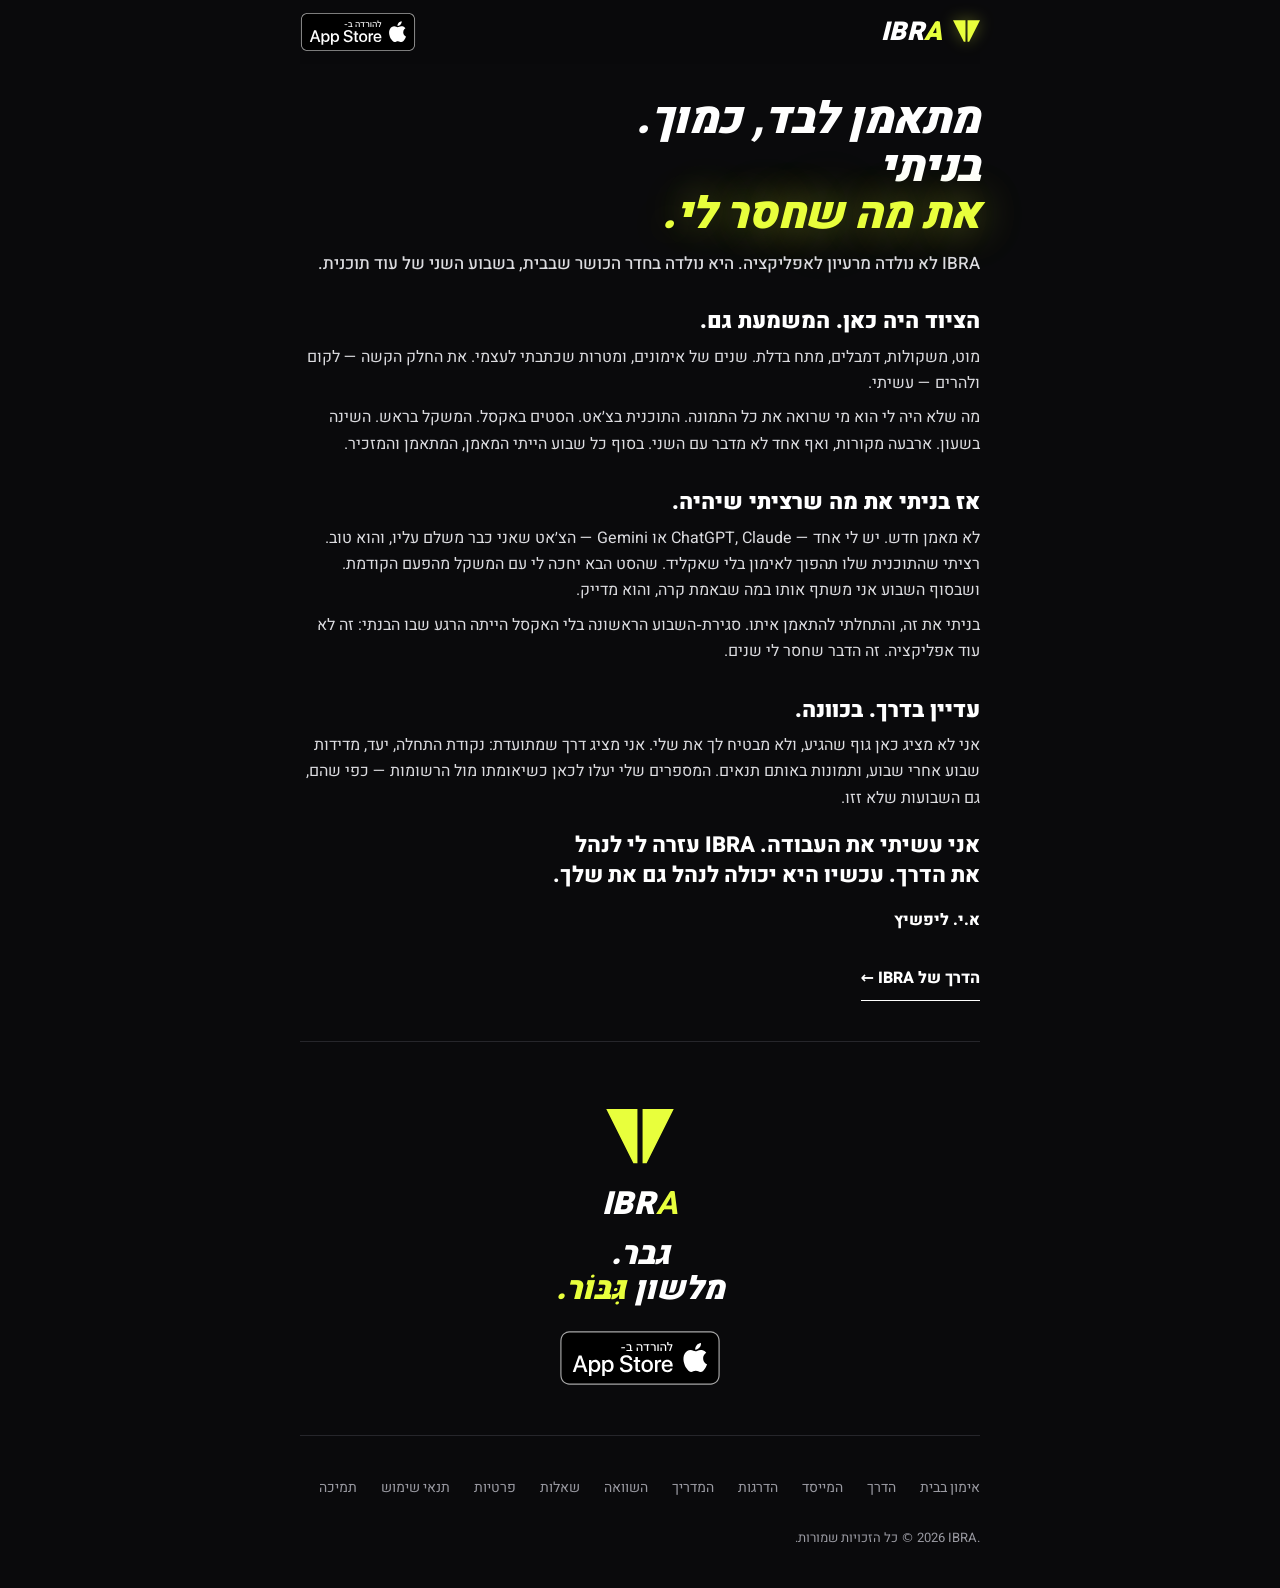
<file: founder.html>
<!doctype html>
<html lang="he" dir="rtl">
<head>
<meta charset="utf-8">
<meta name="viewport" content="width=device-width,initial-scale=1">
<link rel="icon" href="/favicon.ico" sizes="32x32">
<link rel="icon" href="/assets/icon.svg" type="image/svg+xml">
<link rel="apple-touch-icon" href="/assets/apple-touch-icon.png">
<link rel="manifest" href="/site.webmanifest">
<title>המייסד — מתאמן לבד, כמוך. בניתי את מה שחסר לי | IBRA</title>
<meta name="description" content="מתאמן לבד, כמוך. הציוד היה בבית, המשמעת גם — מה שחסר היה מי שרואה את כל התמונה. אז בניתי את IBRA והתחלתי להתאמן איתה. אני עשיתי את העבודה. IBRA עזרה לי לנהל את הדרך.">
<link rel="canonical" href="https://ibra.fit/founder">
<meta property="og:title" content="המייסד — מתאמן לבד, כמוך.">
<meta property="og:description" content="אני עשיתי את העבודה. IBRA עזרה לי לנהל את הדרך.">
<meta property="og:url" content="https://ibra.fit/founder">
<meta property="og:image" content="https://ibra.fit/assets/og-v14.png">
<meta property="og:image:width" content="1200">
<meta property="og:image:height" content="630">
<meta name="twitter:card" content="summary_large_image">
<meta name="theme-color" content="#0A0A0C">
<link rel="preload" href="/assets/heebo.woff2" as="font" type="font/woff2" crossorigin>
<link rel="stylesheet" href="/style.css?v=2611012000">
</head>
<body class="site">
<div class="text founder">
<nav aria-label="ראשי">
  <a class="brand" href="/">IBR<b>A</b></a>
  <a class="badge sm" href="https://apps.apple.com/il/app/ibra/id6794155896"><img src="/assets/appstore-he.svg" width="116" height="40" alt="הורד ב-App Store"></a>
</nav>

<h1>מתאמן לבד, כמוך.<br>בניתי<br><em>את מה שחסר לי.</em></h1>
<p class="lede">IBRA לא נולדה מרעיון לאפליקציה. היא נולדה בחדר הכושר שבבית, בשבוע השני של עוד תוכנית.</p>

<article>
<h2>הציוד היה כאן. המשמעת גם.</h2>
<p>מוט, משקולות, דמבלים, מתח בדלת. שנים של אימונים, ומטרות שכתבתי לעצמי. את החלק הקשה — לקום ולהרים — עשיתי.</p>
<p>מה שלא היה לי הוא מי שרואה את כל התמונה. התוכנית בצ׳אט. הסטים באקסל. המשקל בראש. השינה בשעון. ארבעה מקורות, ואף אחד לא מדבר עם השני. בסוף כל שבוע הייתי המאמן, המתאמן והמזכיר.</p>
</article>

<article>
<h2>אז בניתי את מה שרציתי שיהיה.</h2>
<p>לא מאמן חדש. יש לי אחד — ChatGPT, Claude או Gemini — הצ׳אט שאני כבר משלם עליו, והוא טוב. רציתי שהתוכנית שלו תהפוך לאימון בלי שאקליד. שהסט הבא יחכה לי עם המשקל מהפעם הקודמת. ושבסוף השבוע אני משתף אותו במה שבאמת קרה, והוא מדייק.</p>
<p>בניתי את זה, והתחלתי להתאמן איתו. סגירת‑השבוע הראשונה בלי האקסל הייתה הרגע שבו הבנתי: זה לא עוד אפליקציה. זה הדבר שחסר לי שנים.</p>
</article>

<article>
<h2>עדיין בדרך. בכוונה.</h2>
<p>אני לא מציג כאן גוף שהגיע, ולא מבטיח לך את שלי. אני מציג דרך שמתועדת: נקודת התחלה, יעד, מדידות שבוע אחרי שבוע, ותמונות באותם תנאים. המספרים שלי יעלו לכאן כשיאומתו מול הרשומות — כפי שהם, גם השבועות שלא זזו.</p>
<p class="big">אני עשיתי את העבודה. IBRA עזרה לי לנהל את הדרך. עכשיו היא יכולה לנהל גם את שלך.</p>
<p class="sig">א.י. ליפשיץ</p>
<a class="more" href="/way">הדרך של IBRA ←</a>
</article>

<div class="close">
  <svg class="splash" viewBox="0 0 120 120" aria-hidden="true"><path d="M14,26 L56.5,26 L56.5,100 L51,100 Z M63.5,26 L106,26 L69,100 L63.5,100 Z"/></svg>
  <div class="wordmark" aria-hidden="true">IBR<b>A</b></div>
  <h2>גבר.<br>מלשון <em>גִּבּוֹר.</em></h2>
  <a class="badge" href="https://apps.apple.com/il/app/ibra/id6794155896"><img src="/assets/appstore-he.svg" width="162" height="56" alt="הורד ב-App Store"></a>
</div>

<footer>
  <div class="row">
  <nav aria-label="משני"><ul><li><a href="/home-gym">אימון בבית</a></li><li><a href="/way">הדרך</a></li><li><a href="/founder">המייסד</a></li><li><a href="/ranks">הדרגות</a></li><li><a href="/how-it-works">המדריך</a></li><li><a href="/vs">השוואה</a></li><li><a href="/faq">שאלות</a></li><li><a href="/privacy">פרטיות</a></li><li><a href="/terms">תנאי שימוש</a></li><li><a href="/support">תמיכה</a></li></ul></nav>
  <span class="meta"><bdi dir="ltr">© 2026 IBRA.</bdi> כל הזכויות שמורות.</span>
  </div>
</footer>
</div>
</body>
</html>
</file>
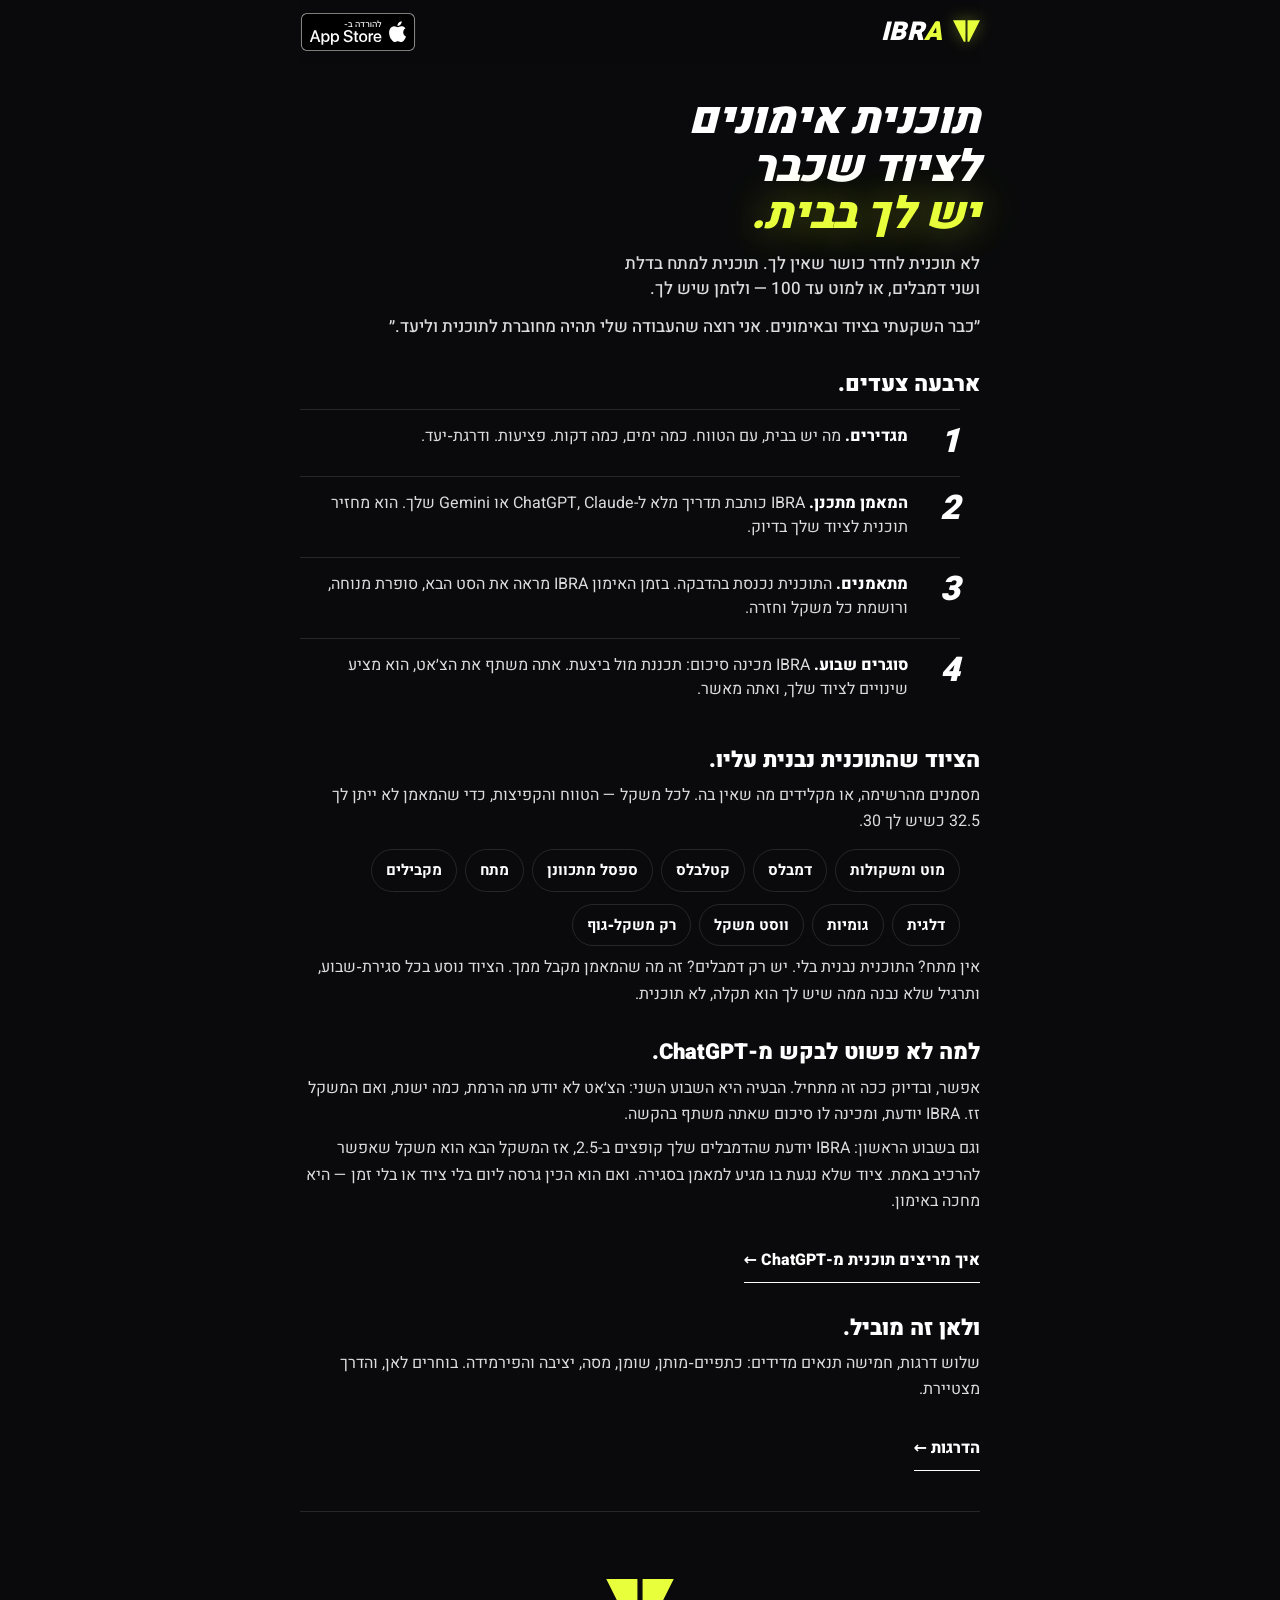
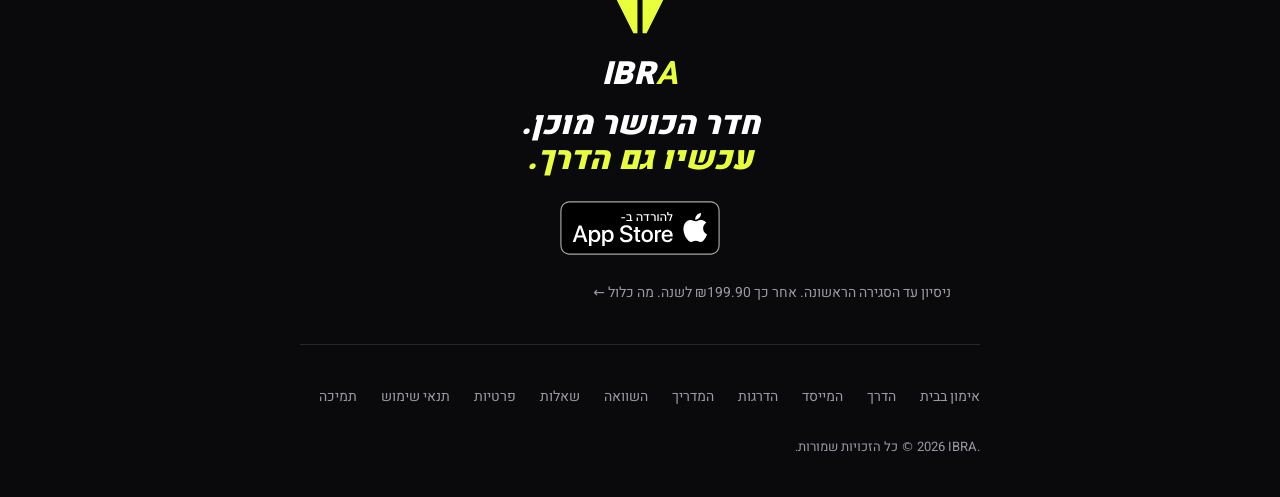
<file: home-gym.html>
<!doctype html>
<html lang="he" dir="rtl">
<head>
<meta charset="utf-8">
<meta name="viewport" content="width=device-width,initial-scale=1">
<link rel="icon" href="/favicon.ico" sizes="32x32">
<link rel="icon" href="/assets/icon.svg" type="image/svg+xml">
<link rel="apple-touch-icon" href="/assets/apple-touch-icon.png">
<link rel="manifest" href="/site.webmanifest">
<title>תוכנית אימונים לחדר כושר ביתי — לציוד שכבר יש לך | IBRA</title>
<meta name="description" content="תוכנית אימונים אישית לחדר הכושר הביתי: מגדירים את הציוד והמטרה, מקבלים תוכנית ממאמן ה-AI שאתה בוחר, ומתאמנים עם IBRA שמריצה אותה ומכינה סיכום שבועי שאתה משתף איתו.">
<link rel="canonical" href="https://ibra.fit/home-gym">
<meta property="og:title" content="תוכנית אימונים לציוד שכבר יש לך בבית">
<meta property="og:description" content="מגדירים ציוד ומטרה. התוכנית מהצ׳אט. האימון ב-IBRA.">
<meta property="og:url" content="https://ibra.fit/home-gym">
<meta property="og:image" content="https://ibra.fit/assets/og-v14.png">
<meta property="og:image:width" content="1200">
<meta property="og:image:height" content="630">
<meta name="twitter:card" content="summary_large_image">
<meta name="theme-color" content="#0A0A0C">
<link rel="preload" href="/assets/heebo.woff2" as="font" type="font/woff2" crossorigin>
<link rel="stylesheet" href="/style.css?v=2611012000">
</head>
<body class="site">
<div class="text homegym">
<nav aria-label="ראשי">
  <a class="brand" href="/">IBR<b>A</b></a>
  <a class="badge sm" href="https://apps.apple.com/il/app/ibra/id6794155896"><img src="/assets/appstore-he.svg" width="116" height="40" alt="הורד ב-App Store"></a>
</nav>

<h1>תוכנית אימונים<br>לציוד שכבר<br><em>יש לך בבית.</em></h1>
<p class="lede">לא תוכנית לחדר כושר שאין לך. תוכנית למתח בדלת ושני דמבלים, או למוט עד 100 — ולזמן שיש לך.</p>
<p class="lede">״כבר השקעתי בציוד ובאימונים. אני רוצה שהעבודה שלי תהיה מחוברת לתוכנית וליעד.״</p>

<article>
<h2>ארבעה צעדים.</h2>
<ol class="steps3">
<li><div><b>מגדירים.</b> מה יש בבית, עם הטווח. כמה ימים, כמה דקות. פציעות. ודרגת‑יעד.</div></li>
<li><div><b>המאמן מתכנן.</b> IBRA כותבת תדריך מלא ל-ChatGPT, Claude או Gemini שלך. הוא מחזיר תוכנית לציוד שלך בדיוק.</div></li>
<li><div><b>מתאמנים.</b> התוכנית נכנסת בהדבקה. בזמן האימון IBRA מראה את הסט הבא, סופרת מנוחה, ורושמת כל משקל וחזרה.</div></li>
<li><div><b>סוגרים שבוע.</b> IBRA מכינה סיכום: תכננת מול ביצעת. אתה משתף את הצ׳אט, הוא מציע שינויים לציוד שלך, ואתה מאשר.</div></li>
</ol>
</article>

<article>
<h2>הציוד שהתוכנית נבנית עליו.</h2>
<p>מסמנים מהרשימה, או מקלידים מה שאין בה. לכל משקל — הטווח והקפיצות, כדי שהמאמן לא ייתן לך 32.5 כשיש לך 30.</p>
<ul class="chips">
<li>מוט ומשקולות</li><li>דמבלס</li><li>קטלבלס</li><li>ספסל מתכוונן</li><li>מתח</li><li>מקבילים</li><li>דלגית</li><li>גומיות</li><li>ווסט משקל</li><li>רק משקל‑גוף</li>
</ul>
<p>אין מתח? התוכנית נבנית בלי. יש רק דמבלים? זה מה שהמאמן מקבל ממך. הציוד נוסע בכל סגירת‑שבוע, ותרגיל שלא נבנה ממה שיש לך הוא תקלה, לא תוכנית.</p>
</article>

<article>
<h2>למה לא פשוט לבקש מ-ChatGPT.</h2>
<p>אפשר, ובדיוק ככה זה מתחיל. הבעיה היא השבוע השני: הצ׳אט לא יודע מה הרמת, כמה ישנת, ואם המשקל זז. IBRA יודעת, ומכינה לו סיכום שאתה משתף בהקשה.</p>
<p>וגם בשבוע הראשון: IBRA יודעת שהדמבלים שלך קופצים ב-<bdi dir="ltr">2.5</bdi>, אז המשקל הבא הוא משקל שאפשר להרכיב באמת. ציוד שלא נגעת בו מגיע למאמן בסגירה. ואם הוא הכין גרסה ליום בלי ציוד או בלי זמן — היא מחכה באימון.</p>
<a class="more" href="/chatgpt-workout-plan">איך מריצים תוכנית מ-ChatGPT ←</a>
</article>

<article>
<h2>ולאן זה מוביל.</h2>
<p>שלוש דרגות, חמישה תנאים מדידים: כתפיים‑מותן, שומן, מסה, יציבה והפירמידה. בוחרים לאן, והדרך מצטיירת.</p>
<a class="more" href="/ranks">הדרגות ←</a>
</article>

<div class="close">
  <svg class="splash" viewBox="0 0 120 120" aria-hidden="true"><path d="M14,26 L56.5,26 L56.5,100 L51,100 Z M63.5,26 L106,26 L69,100 L63.5,100 Z"/></svg>
  <div class="wordmark" aria-hidden="true">IBR<b>A</b></div>
  <h2>חדר הכושר מוכן.<br><em>עכשיו גם הדרך.</em></h2>
  <a class="badge" href="https://apps.apple.com/il/app/ibra/id6794155896"><img src="/assets/appstore-he.svg" width="162" height="56" alt="הורד ב-App Store"></a>
  <p class="note">ניסיון עד הסגירה הראשונה. אחר כך ₪199.90 לשנה. <a href="/#price">מה כלול ←</a></p>
</div>

<footer>
  <div class="row">
  <nav aria-label="משני"><ul><li><a href="/home-gym">אימון בבית</a></li><li><a href="/way">הדרך</a></li><li><a href="/founder">המייסד</a></li><li><a href="/ranks">הדרגות</a></li><li><a href="/how-it-works">המדריך</a></li><li><a href="/vs">השוואה</a></li><li><a href="/faq">שאלות</a></li><li><a href="/privacy">פרטיות</a></li><li><a href="/terms">תנאי שימוש</a></li><li><a href="/support">תמיכה</a></li></ul></nav>
  <span class="meta"><bdi dir="ltr">© 2026 IBRA.</bdi> כל הזכויות שמורות.</span>
  </div>
</footer>
</div>
</body>
</html>
</file>
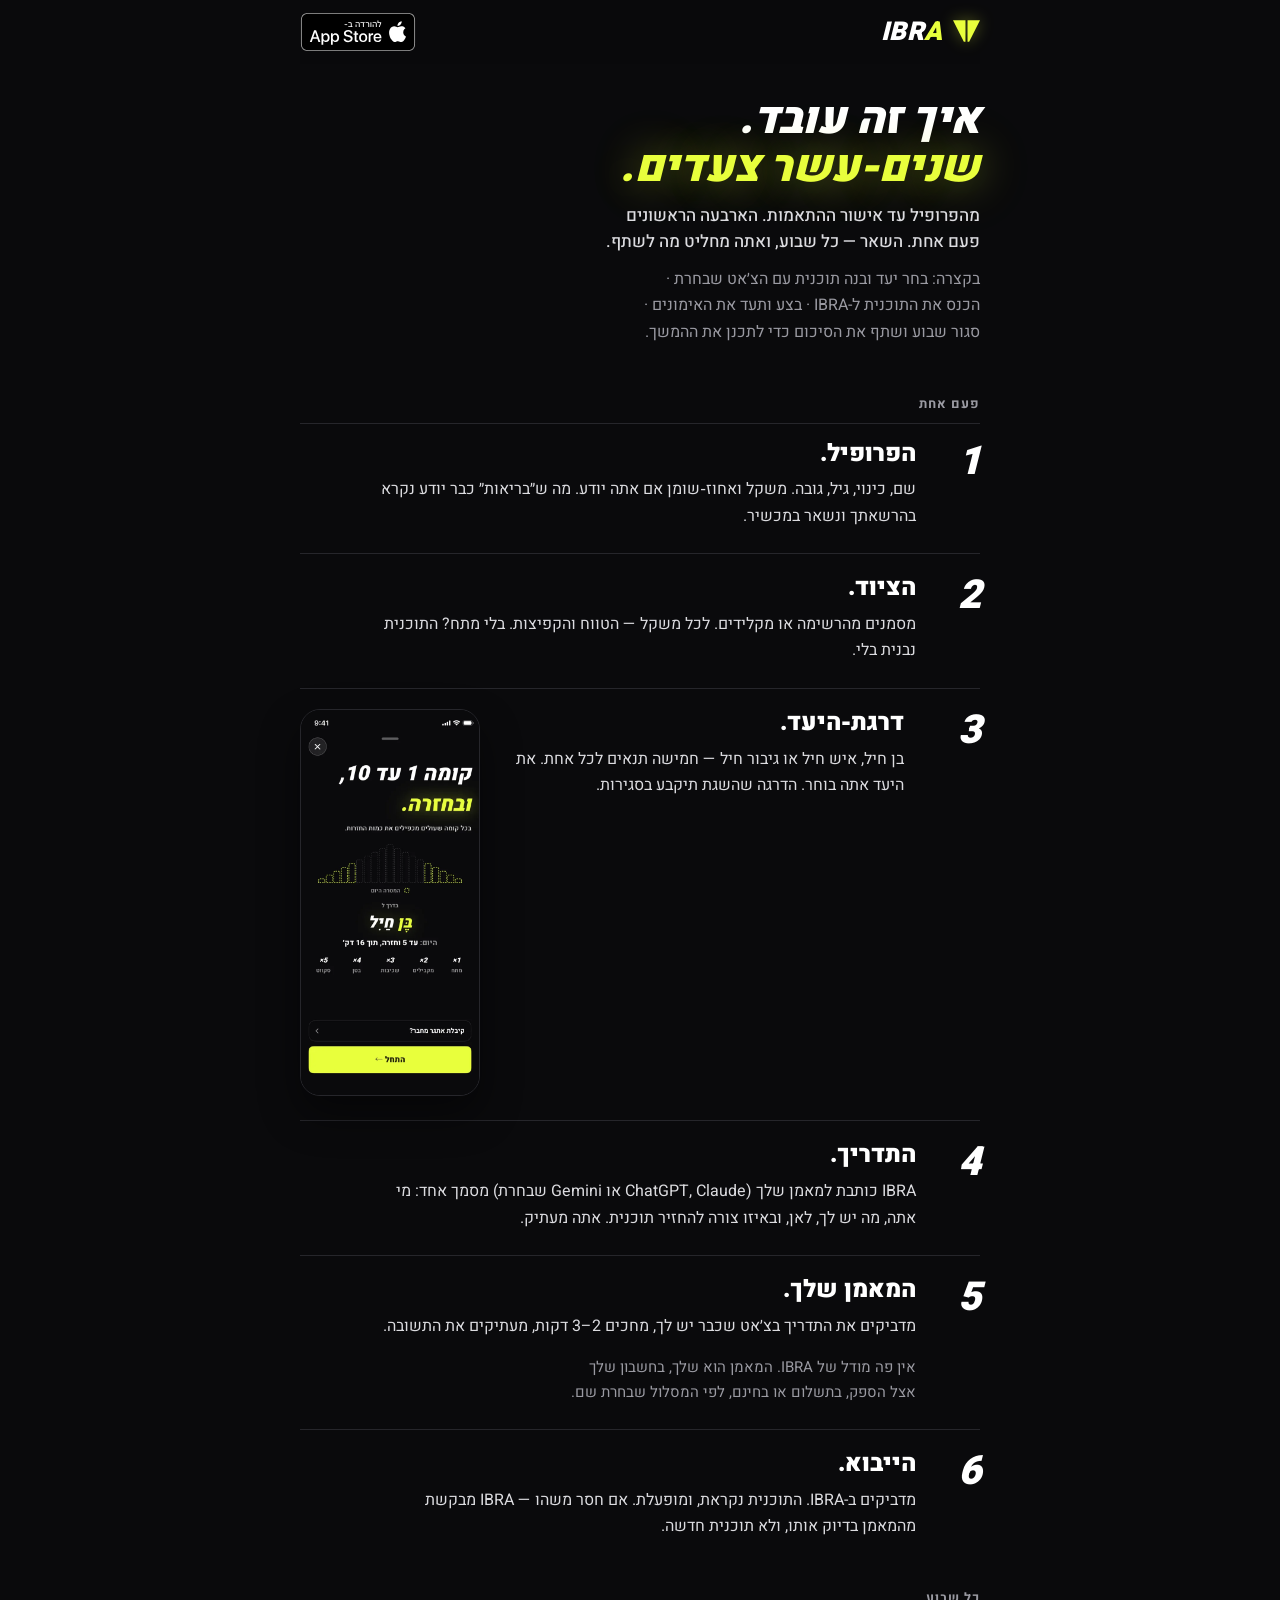
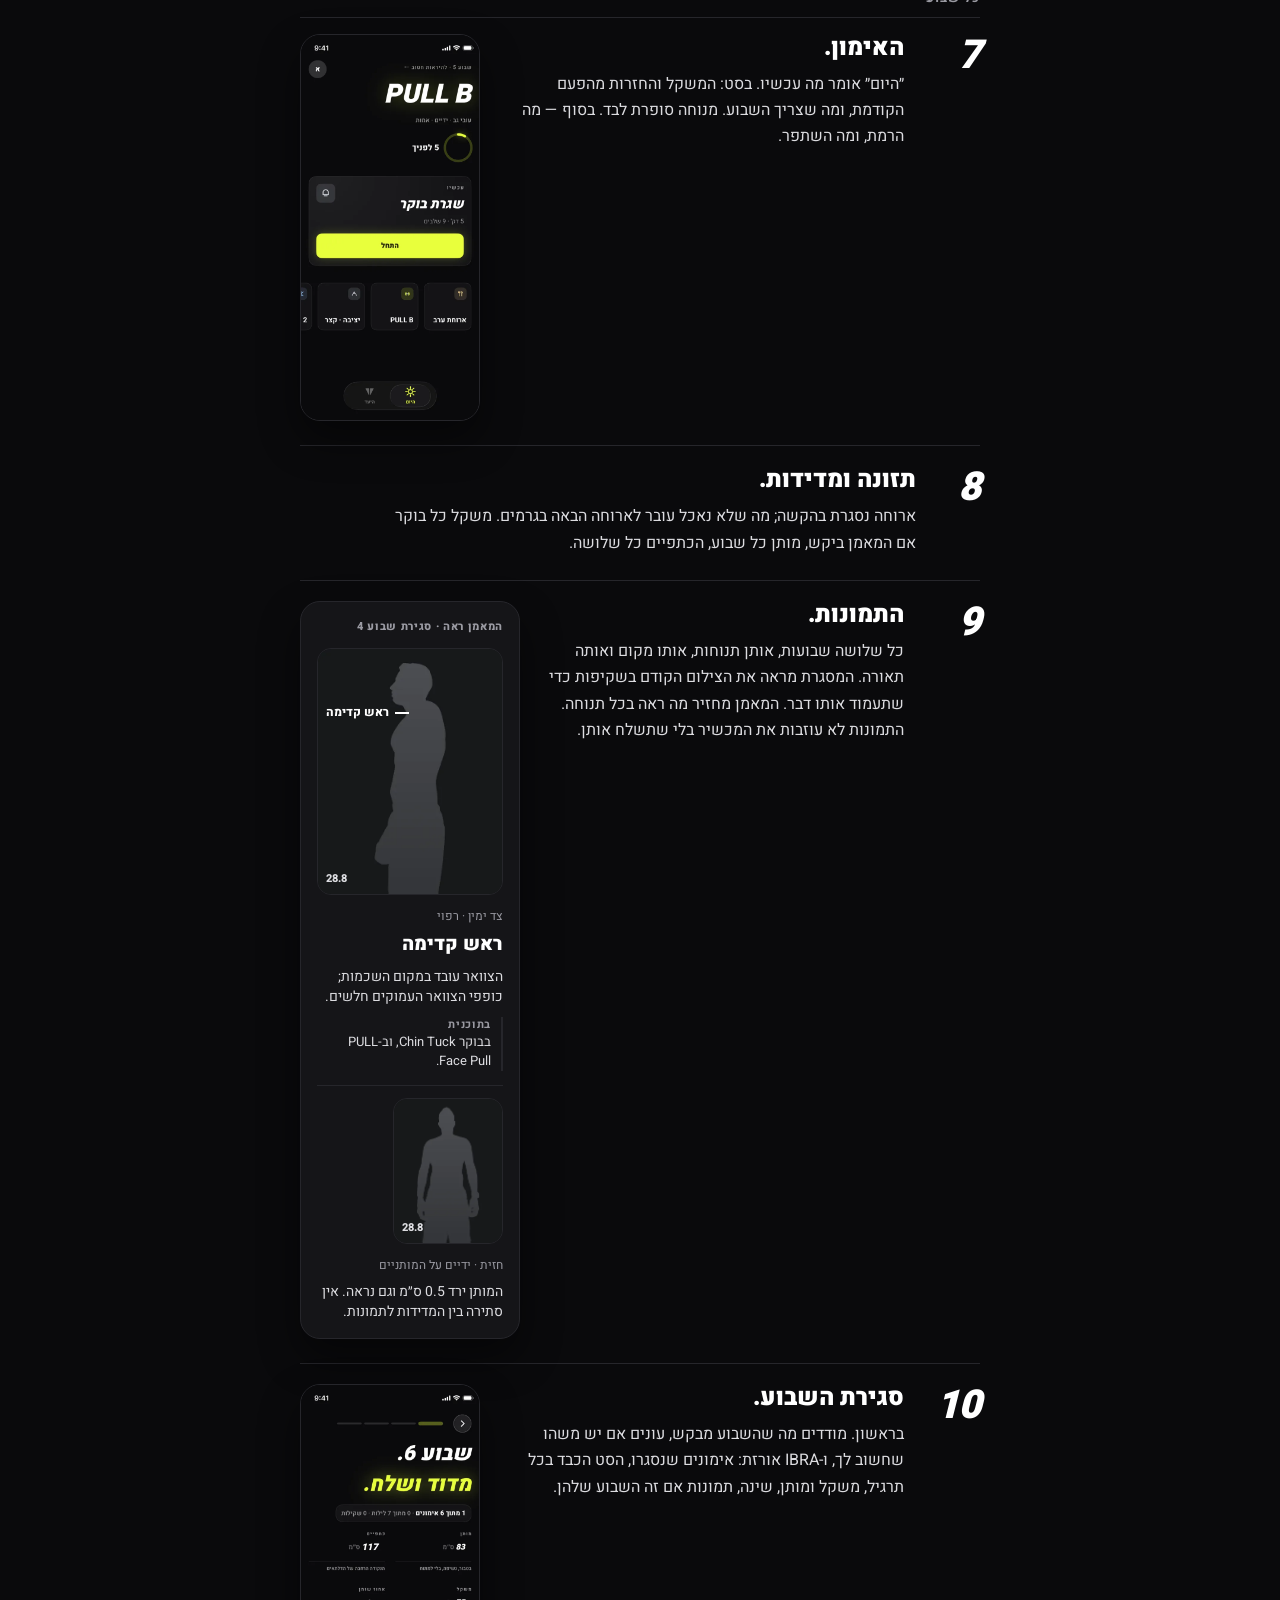
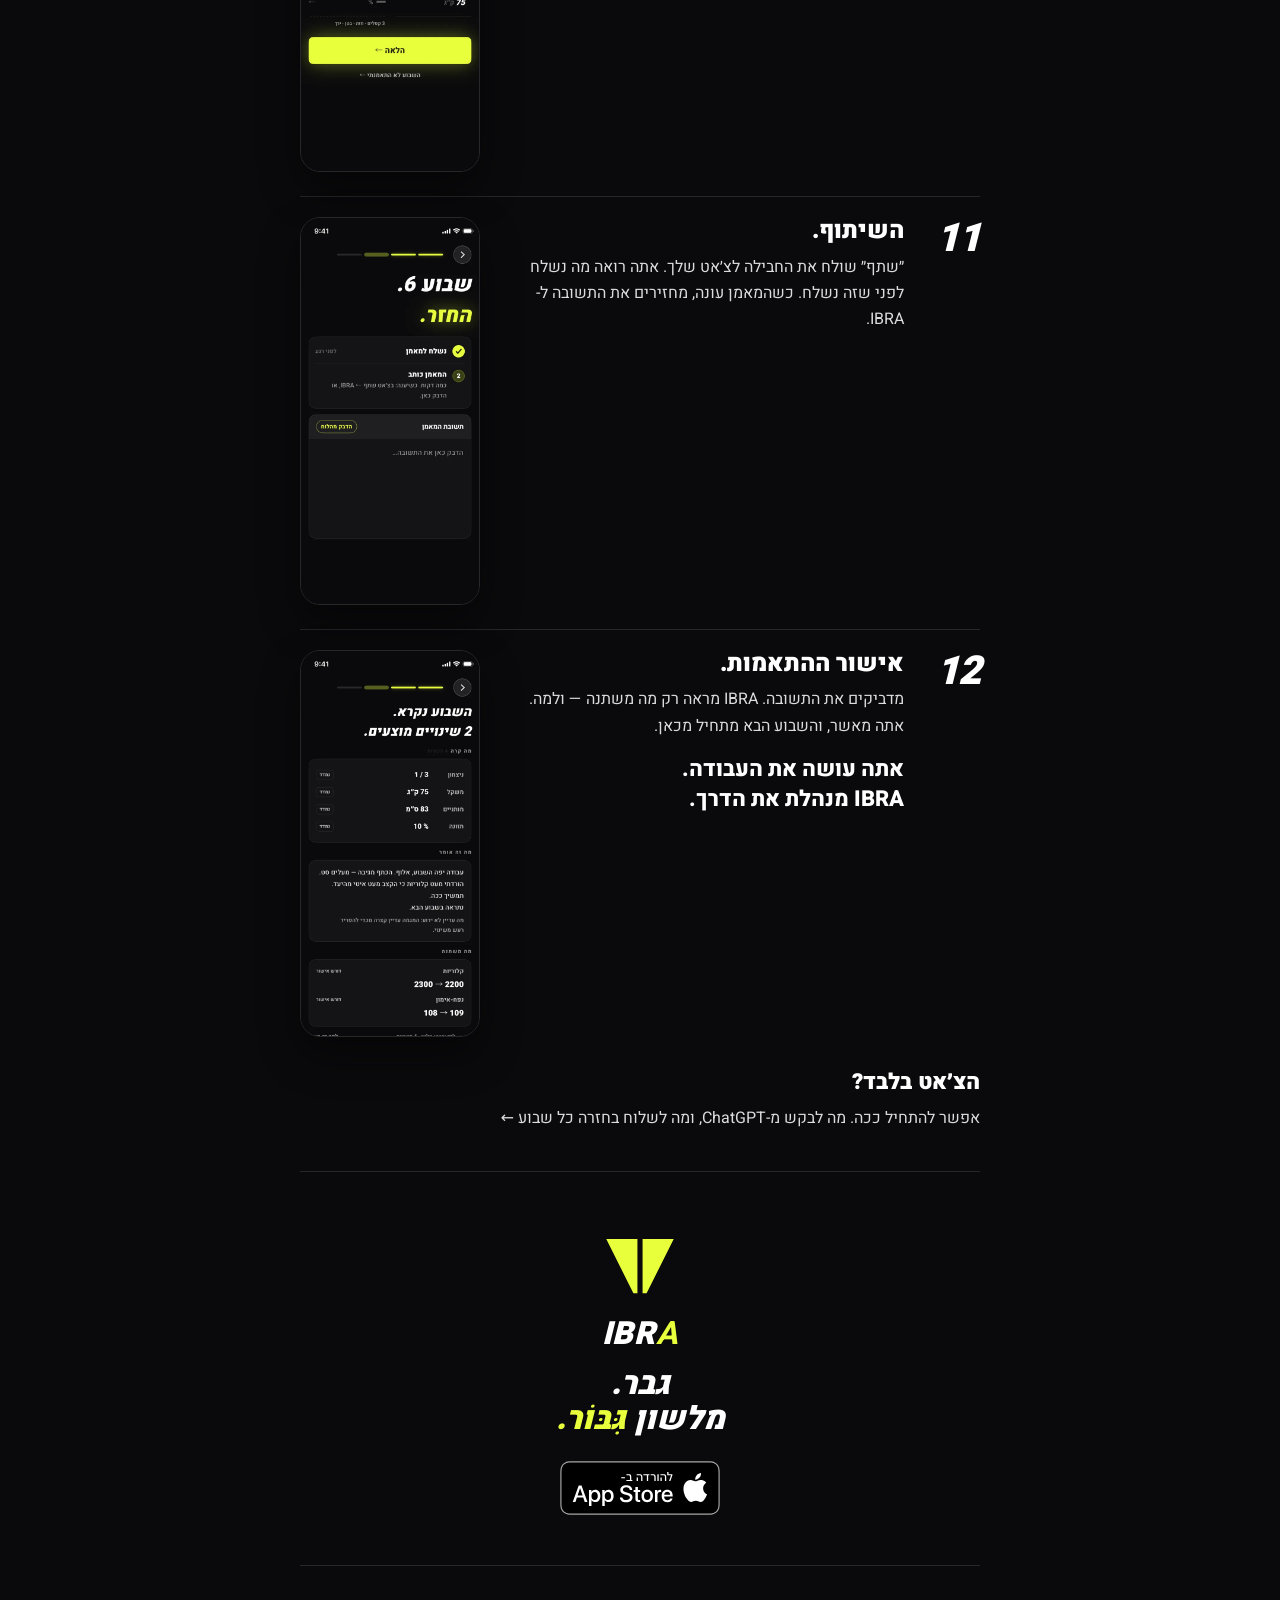
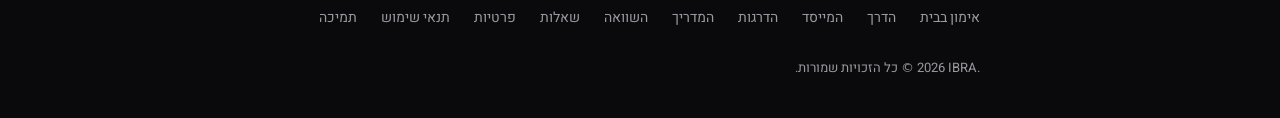
<file: how-it-works.html>
<!doctype html>
<html lang="he" dir="rtl">
<head>
<meta charset="utf-8">
<meta name="viewport" content="width=device-width,initial-scale=1">
<link rel="icon" href="/favicon.ico" sizes="32x32">
<link rel="icon" href="/assets/icon.svg" type="image/svg+xml">
<link rel="apple-touch-icon" href="/assets/apple-touch-icon.png">
<link rel="manifest" href="/site.webmanifest">
<title>איך זה עובד — 12 צעדים מהפרופיל עד אישור ההתאמות | IBRA</title>
<meta name="description" content="המדריך המעשי ל-IBRA: פרופיל, ציוד, דרגת‑יעד, תדריך, המאמן שלך, ייבוא התוכנית, האימון, תזונה ומדידות, תמונות, סגירת השבוע, השיתוף, ואישור ההתאמות.">
<link rel="canonical" href="https://ibra.fit/how-it-works">
<meta property="og:title" content="איך IBRA עובדת — 12 צעדים">
<meta property="og:description" content="מהפרופיל עד אישור ההתאמות. צעד, מסך, משפט.">
<meta property="og:url" content="https://ibra.fit/how-it-works">
<meta property="og:image" content="https://ibra.fit/assets/og-v14.png">
<meta property="og:image:width" content="1200">
<meta property="og:image:height" content="630">
<meta name="twitter:card" content="summary_large_image">
<meta name="theme-color" content="#0A0A0C">
<link rel="preload" href="/assets/heebo.woff2" as="font" type="font/woff2" crossorigin>
<link rel="stylesheet" href="/style.css?v=2611012000">
</head>
<body class="site">
<div class="text guide hiw">
<nav aria-label="ראשי">
  <a class="brand" href="/">IBR<b>A</b></a>
  <a class="badge sm" href="https://apps.apple.com/il/app/ibra/id6794155896"><img src="/assets/appstore-he.svg" width="116" height="40" alt="הורד ב-App Store"></a>
</nav>

<h1>איך זה עובד.<br><em>שנים‑עשר צעדים.</em></h1>
<p class="lede">מהפרופיל עד אישור ההתאמות. הארבעה הראשונים פעם אחת. השאר — כל שבוע, ואתה מחליט מה לשתף.</p>
<p class="sub">בקצרה: בחר יעד ובנה תוכנית עם הצ׳אט שבחרת · הכנס את התוכנית ל-IBRA · בצע ותעד את האימונים · סגור שבוע ושתף את הסיכום כדי לתכנן את ההמשך.</p>

<div class="group">פעם אחת</div>

<section class="gs"><div class="n">1</div>
<h2>הפרופיל.</h2>
<p>שם, כינוי, גיל, גובה. משקל ואחוז‑שומן אם אתה יודע. מה ש״בריאות״ כבר יודע נקרא בהרשאתך ונשאר במכשיר.</p>
</section>

<section class="gs"><div class="n">2</div>
<h2>הציוד.</h2>
<p>מסמנים מהרשימה או מקלידים. לכל משקל — הטווח והקפיצות. בלי מתח? התוכנית נבנית בלי.</p>
</section>

<section class="gs"><div class="n">3</div>
<h2>דרגת‑היעד.</h2>
<img class="shot scr" src="/assets/g-pyramid.webp" width="260" height="563" alt="מבחן הכושר: פירמידה מקומה 1 עד 10 ובחזרה, בדרך לבן חיל" loading="lazy">
<p>בן חיל, איש חיל או גיבור חיל — <a href="/ranks">חמישה תנאים לכל אחת</a>. את היעד אתה בוחר. הדרגה שהשגת תיקבע בסגירות.</p>
</section>

<section class="gs"><div class="n">4</div>
<h2>התדריך.</h2>
<p>IBRA כותבת למאמן שלך (ChatGPT, Claude או Gemini שבחרת) מסמך אחד: מי אתה, מה יש לך, לאן, ובאיזו צורה להחזיר תוכנית. אתה מעתיק.</p>
</section>

<section class="gs"><div class="n">5</div>
<h2>המאמן שלך.</h2>
<p>מדביקים את התדריך בצ׳אט שכבר יש לך, מחכים 2–3 דקות, מעתיקים את התשובה.</p>
<p class="note">אין פה מודל של IBRA. המאמן הוא שלך, בחשבון שלך אצל הספק, בתשלום או בחינם, לפי המסלול שבחרת שם.</p>
</section>

<section class="gs"><div class="n">6</div>
<h2>הייבוא.</h2>
<p>מדביקים ב-IBRA. התוכנית נקראת, ומופעלת. אם חסר משהו — IBRA מבקשת מהמאמן בדיוק אותו, ולא תוכנית חדשה.</p>
</section>

<div class="group">כל שבוע</div>

<section class="gs"><div class="n">7</div>
<h2>האימון.</h2>
<img class="shot scr" src="/assets/g-today.webp" width="260" height="563" alt="מסך היום: מה עכשיו, האימון של היום וכרטיסי היום" loading="lazy">
<p>״היום״ אומר מה עכשיו. בסט: המשקל והחזרות מהפעם הקודמת, ומה שצריך השבוע. מנוחה סופרת לבד. בסוף — מה הרמת, ומה השתפר.</p>
</section>

<section class="gs"><div class="n">8</div>
<h2>תזונה ומדידות.</h2>
<p>ארוחה נסגרת בהקשה; מה שלא נאכל עובר לארוחה הבאה בגרמים. משקל כל בוקר אם המאמן ביקש, מותן כל שבוע, הכתפיים כל שלושה.</p>
</section>

<section class="gs"><div class="n">9</div>
<h2>התמונות.</h2>
<div class="saw" role="img" aria-label="״המאמן ראה״: בצללית מהצד המאמן מסמן ראש קדימה, כותב מה ראה ומה זה שינה בתוכנית">
<p class="eb">המאמן ראה · סגירת שבוע 4</p>
<div class="tile"><img src="/assets/sil-side.webp" width="450" height="600" alt="" loading="lazy"><span class="mk"><i></i>ראש קדימה</span><span class="dt">28.8</span></div>
<p class="pose">צד ימין · רפוי</p>
<p class="gap">ראש קדימה</p>
<p class="what">הצוואר עובד במקום השכמות; כופפי הצוואר העמוקים חלשים.</p>
<p class="plan"><b>בתוכנית</b>בבוקר <bdi>Chin Tuck</bdi>, וב-PULL <bdi>Face Pull</bdi>.</p>
<hr>
<div class="tile sm"><img src="/assets/sil-front.webp" width="450" height="600" alt="" loading="lazy"><span class="dt">28.8</span></div>
<p class="pose">חזית · ידיים על המותניים</p>
<p class="what">המותן ירד 0.5 ס״מ וגם נראה. אין סתירה בין המדידות לתמונות.</p>
</div>
<p>כל שלושה שבועות, אותן תנוחות, אותו מקום ואותה תאורה. המסגרת מראה את הצילום הקודם בשקיפות כדי שתעמוד אותו דבר. המאמן מחזיר מה ראה בכל תנוחה. התמונות לא עוזבות את המכשיר בלי שתשלח אותן.</p>
</section>

<section class="gs"><div class="n">10</div>
<h2>סגירת השבוע.</h2>
<img class="shot scr" src="/assets/g-close.webp" width="260" height="563" alt="סגירת השבוע: מודדים מותן, כתפיים ומשקל, והאימונים של השבוע כבר נספרו" loading="lazy">
<p>בראשון. מודדים מה שהשבוע מבקש, עונים אם יש משהו שחשוב לך, ו-IBRA אורזת: אימונים שנסגרו, הסט הכבד בכל תרגיל, משקל ומותן, שינה, תמונות אם זה השבוע שלהן.</p>
</section>

<section class="gs"><div class="n">11</div>
<h2>השיתוף.</h2>
<img class="shot scr" src="/assets/g-reply.webp" width="260" height="563" alt="אחרי השיתוף: נשלח למאמן, המאמן כותב, ומחזירים את התשובה" loading="lazy">
<p>״שתף״ שולח את החבילה לצ׳אט שלך. אתה רואה מה נשלח לפני שזה נשלח. כשהמאמן עונה, מחזירים את התשובה ל-IBRA.</p>
</section>

<section class="gs"><div class="n">12</div>
<h2>אישור ההתאמות.</h2>
<img class="shot scr" src="/assets/g-decision.webp" width="260" height="563" alt="מסך ההתאמות: מה קרה, מה זה אומר, ומה המאמן משנה לשבוע הבא" loading="lazy">
<p>מדביקים את התשובה. IBRA מראה רק מה משתנה — ולמה. אתה מאשר, והשבוע הבא מתחיל מכאן.</p>
<p class="big">אתה עושה את העבודה. IBRA מנהלת את הדרך.</p>
</section>

<article>
<h2>הצ׳אט בלבד?</h2>
<p>אפשר להתחיל ככה. <a href="/chatgpt-workout-plan">מה לבקש מ-ChatGPT, ומה לשלוח בחזרה כל שבוע ←</a></p>
</article>

<div class="close">
  <svg class="splash" viewBox="0 0 120 120" aria-hidden="true"><path d="M14,26 L56.5,26 L56.5,100 L51,100 Z M63.5,26 L106,26 L69,100 L63.5,100 Z"/></svg>
  <div class="wordmark" aria-hidden="true">IBR<b>A</b></div>
  <h2>גבר.<br>מלשון <em>גִּבּוֹר.</em></h2>
  <a class="badge" href="https://apps.apple.com/il/app/ibra/id6794155896"><img src="/assets/appstore-he.svg" width="162" height="56" alt="הורד ב-App Store"></a>
</div>

<footer>
  <div class="row">
  <nav aria-label="משני"><ul><li><a href="/home-gym">אימון בבית</a></li><li><a href="/way">הדרך</a></li><li><a href="/founder">המייסד</a></li><li><a href="/ranks">הדרגות</a></li><li><a href="/how-it-works">המדריך</a></li><li><a href="/vs">השוואה</a></li><li><a href="/faq">שאלות</a></li><li><a href="/privacy">פרטיות</a></li><li><a href="/terms">תנאי שימוש</a></li><li><a href="/support">תמיכה</a></li></ul></nav>
  <span class="meta"><bdi dir="ltr">© 2026 IBRA.</bdi> כל הזכויות שמורות.</span>
  </div>
</footer>
</div>
</body>
</html>
</file>
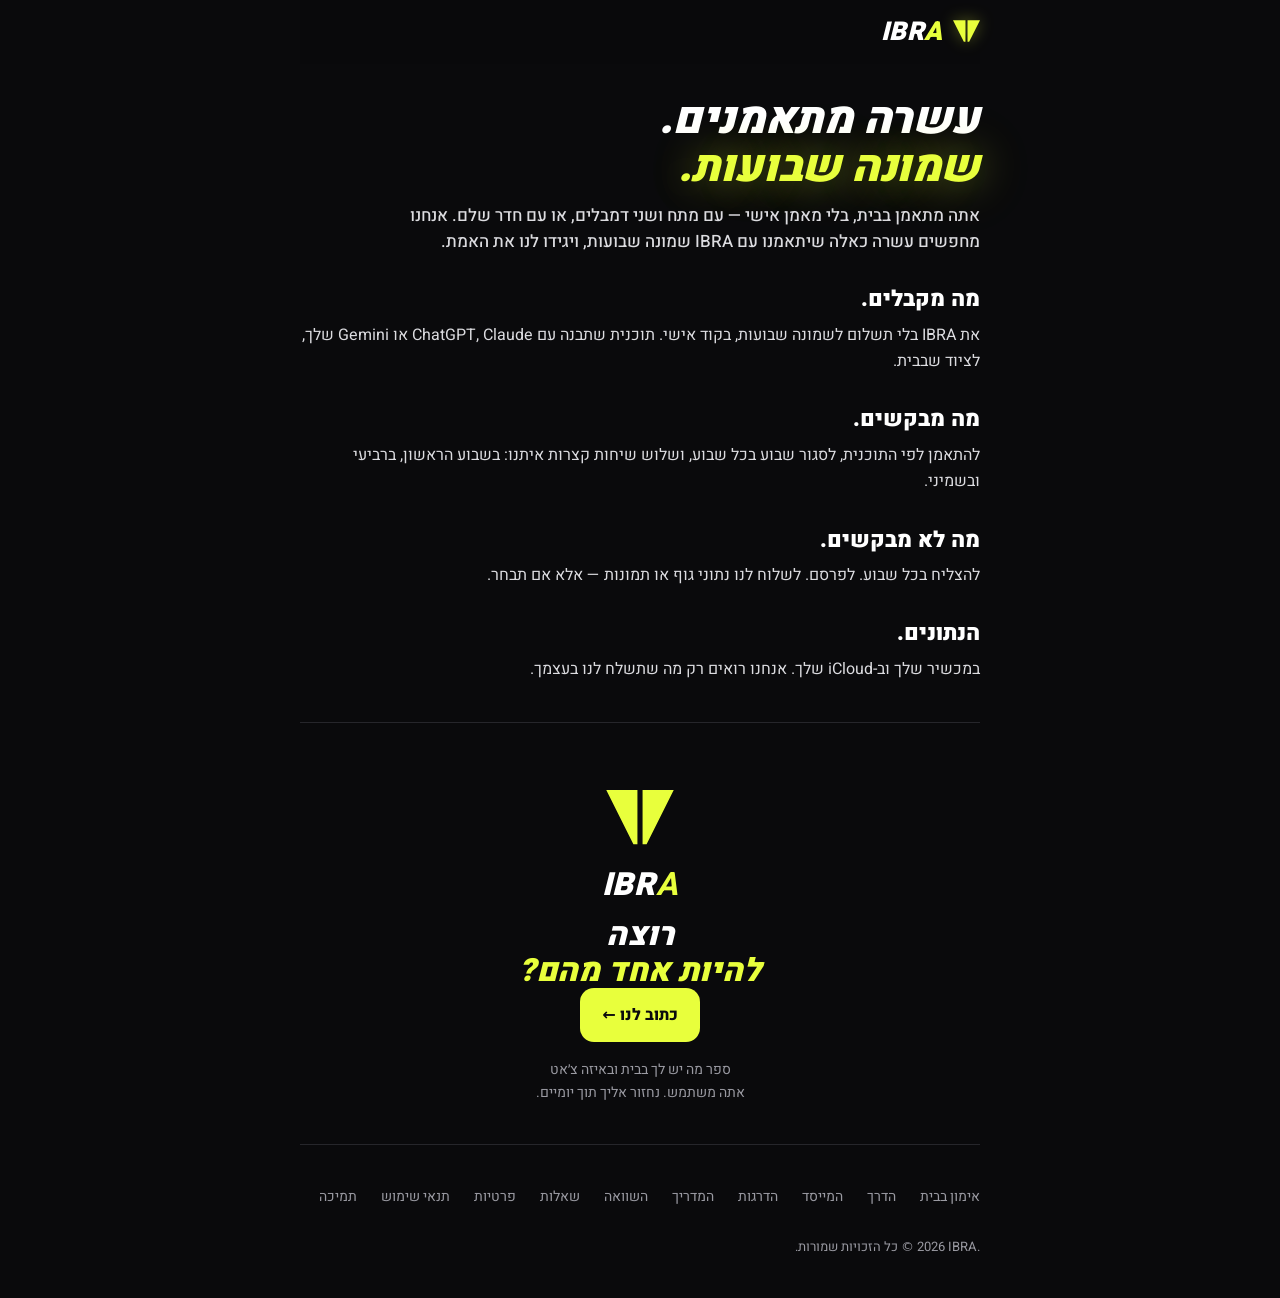
<file: pilot.html>
<!doctype html>
<html lang="he" dir="rtl">
<head>
<meta charset="utf-8">
<meta name="robots" content="noindex">
<meta name="viewport" content="width=device-width,initial-scale=1">
<link rel="icon" href="/favicon.ico" sizes="32x32">
<link rel="icon" href="/assets/icon.svg" type="image/svg+xml">
<link rel="apple-touch-icon" href="/assets/apple-touch-icon.png">
<link rel="manifest" href="/site.webmanifest">
<title>הדור הראשון — IBRA</title>
<meta name="description" content="עשרה גברים שמתאמנים בבית בלי מאמן אישי, שמונה שבועות עם IBRA בלי תשלום, ושלוש שיחות קצרות.">
<meta property="og:title" content="הדור הראשון — IBRA">
<meta property="og:description" content="עשרה מתאמנים. שמונה שבועות.">
<meta property="og:url" content="https://ibra.fit/pilot">
<meta property="og:image" content="https://ibra.fit/assets/og-pilot-3.png">
<meta property="og:image:width" content="1200">
<meta property="og:image:height" content="630">
<meta name="twitter:card" content="summary_large_image">
<meta name="theme-color" content="#0A0A0C">
<link rel="preload" href="/assets/heebo.woff2" as="font" type="font/woff2" crossorigin>
<link rel="stylesheet" href="/style.css?v=2611012000">
</head>
<body class="site">
<div class="text way">
<nav aria-label="ראשי">
  <a class="brand" href="/">IBR<b>A</b></a>
</nav>

<h1>עשרה מתאמנים.<br><em>שמונה שבועות.</em></h1>
<p class="lede">אתה מתאמן בבית, בלי מאמן אישי — עם מתח ושני דמבלים, או עם חדר שלם. אנחנו מחפשים עשרה כאלה שיתאמנו עם IBRA שמונה שבועות, ויגידו לנו את האמת.</p>

<article>
<h2>מה מקבלים.</h2>
<p>את IBRA בלי תשלום לשמונה שבועות, בקוד אישי. תוכנית שתבנה עם ChatGPT, Claude או Gemini שלך, לציוד שבבית.</p>
</article>

<article>
<h2>מה מבקשים.</h2>
<p>להתאמן לפי התוכנית, לסגור שבוע בכל שבוע, ושלוש שיחות קצרות איתנו: בשבוע הראשון, ברביעי ובשמיני.</p>
</article>

<article>
<h2>מה לא מבקשים.</h2>
<p>להצליח בכל שבוע. לפרסם. לשלוח לנו נתוני גוף או תמונות — אלא אם תבחר.</p>
</article>

<article>
<h2>הנתונים.</h2>
<p>במכשיר שלך וב-iCloud שלך. אנחנו רואים רק מה שתשלח לנו בעצמך.</p>
</article>

<div class="close">
  <svg class="splash" viewBox="0 0 120 120" aria-hidden="true"><path d="M14,26 L56.5,26 L56.5,100 L51,100 Z M63.5,26 L106,26 L69,100 L63.5,100 Z"/></svg>
  <div class="wordmark" aria-hidden="true">IBR<b>A</b></div>
  <h2>רוצה<br><em>להיות אחד מהם?</em></h2>
  <a class="store" href="mailto:support@ibra.fit?subject=%D7%94%D7%93%D7%95%D7%A8%20%D7%94%D7%A8%D7%90%D7%A9%D7%95%D7%9F">כתוב לנו ←</a>
  <p class="note" style="margin:16px auto 0;max-width:40ch">ספר מה יש לך בבית ובאיזה צ׳אט אתה משתמש. נחזור אליך תוך יומיים.</p>
</div>

<footer>
  <div class="row">
  <nav aria-label="משני"><ul><li><a href="/home-gym">אימון בבית</a></li><li><a href="/way">הדרך</a></li><li><a href="/founder">המייסד</a></li><li><a href="/ranks">הדרגות</a></li><li><a href="/how-it-works">המדריך</a></li><li><a href="/vs">השוואה</a></li><li><a href="/faq">שאלות</a></li><li><a href="/privacy">פרטיות</a></li><li><a href="/terms">תנאי שימוש</a></li><li><a href="/support">תמיכה</a></li></ul></nav>
  <span class="meta"><bdi dir="ltr">© 2026 IBRA.</bdi> כל הזכויות שמורות.</span>
  </div>
</footer>
</div>
</body>
</html>
</file>
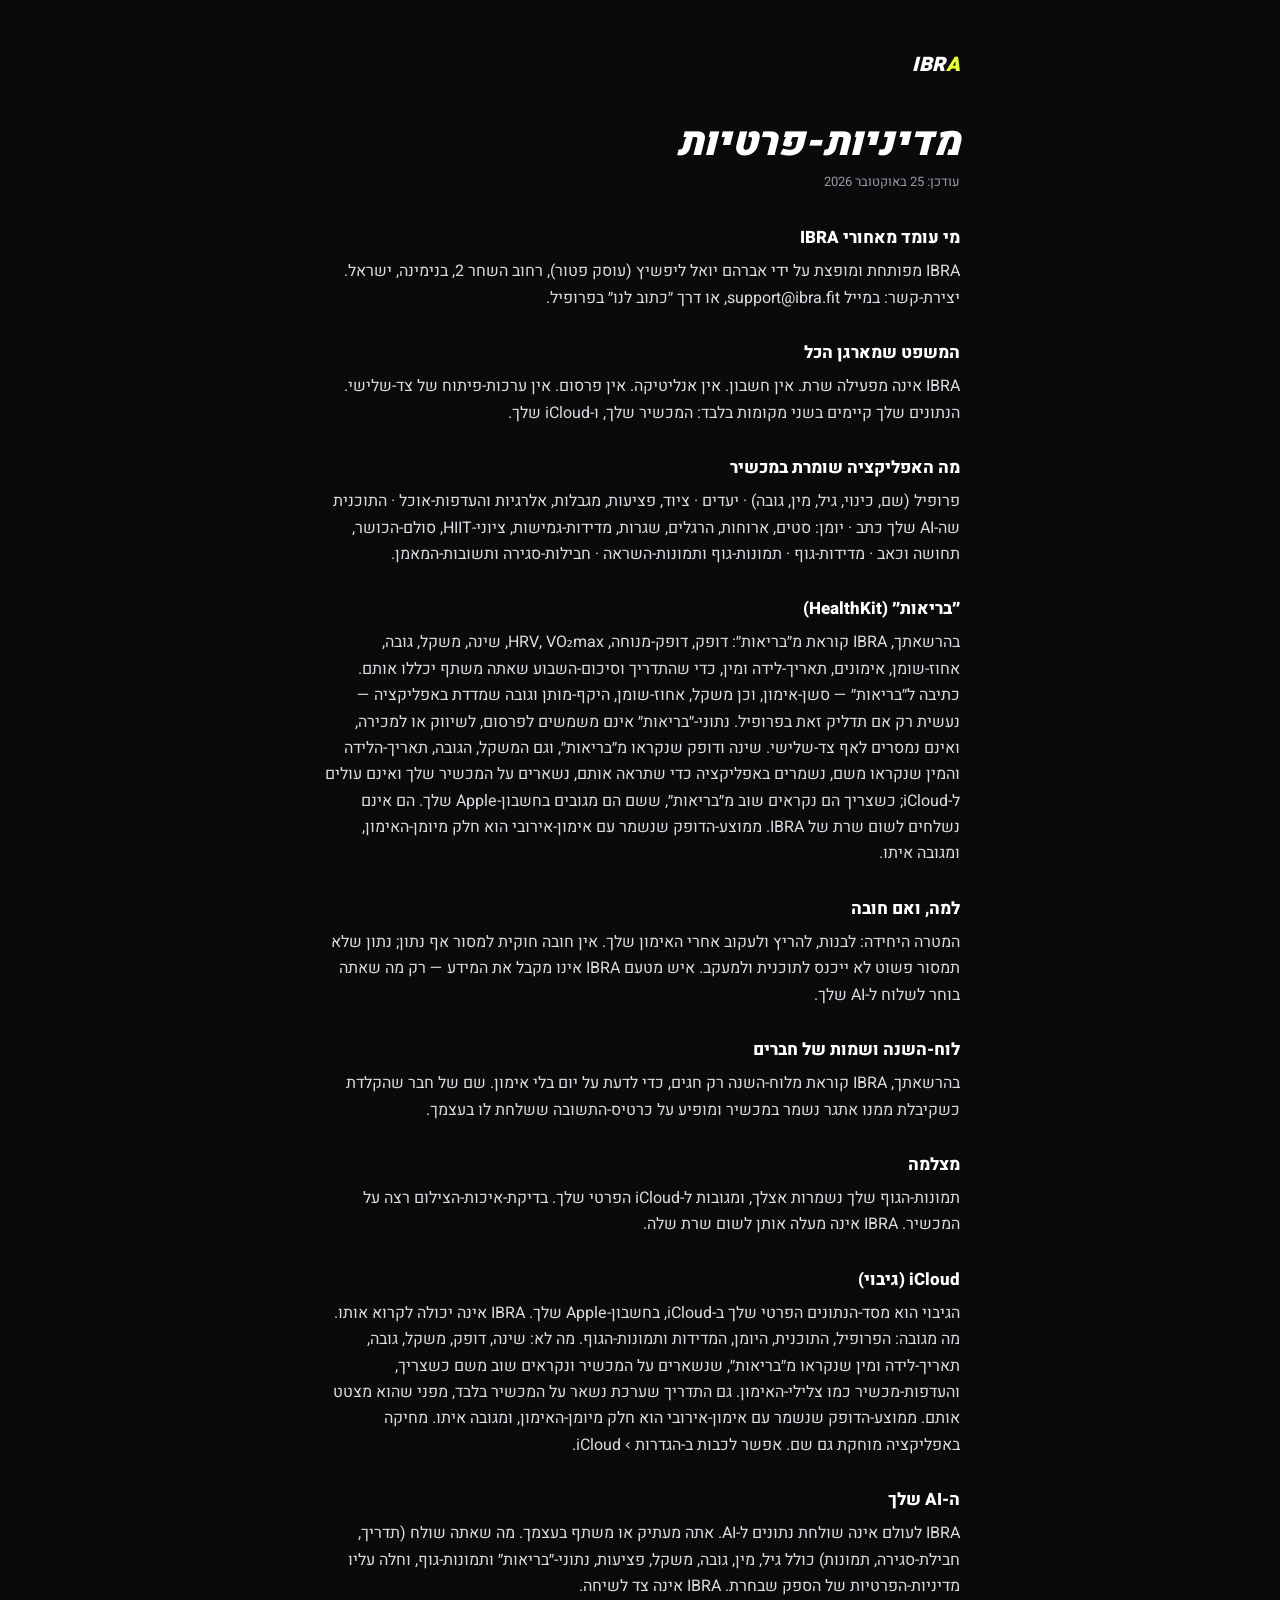
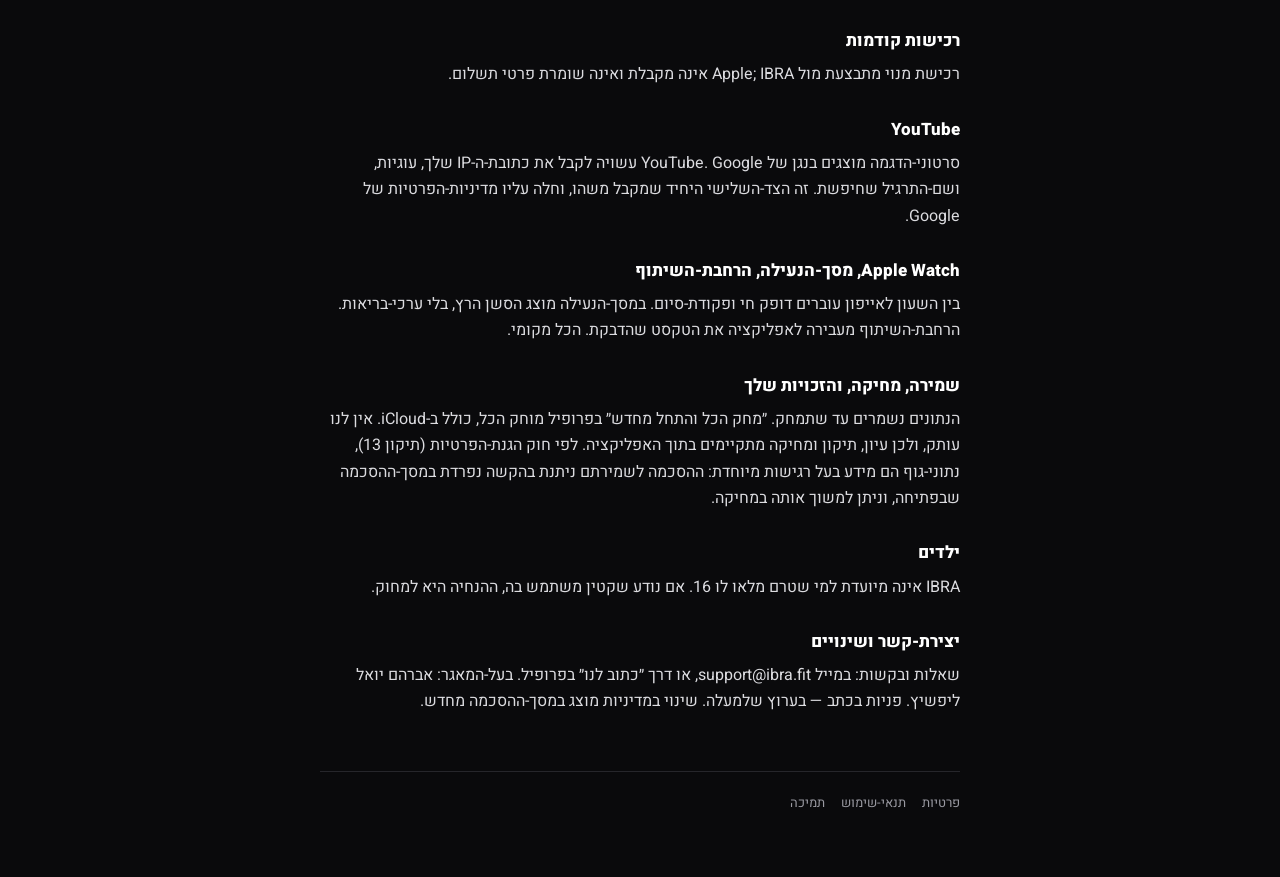
<file: privacy.html>
<!doctype html><html lang="he" dir="rtl"><head><meta charset="utf-8"><meta name="viewport" content="width=device-width,initial-scale=1">
<link rel="icon" href="/favicon.ico" sizes="32x32">
<link rel="icon" href="/assets/icon.svg" type="image/svg+xml">
<link rel="apple-touch-icon" href="/assets/apple-touch-icon.png">
<link rel="manifest" href="/site.webmanifest"><link rel="stylesheet" href="/style.css?v=2611012000"><title>מדיניות-פרטיות · IBRA</title></head><body><main>
<a class="brand" href="/">IBR<b>A</b></a>
<h1>מדיניות-פרטיות</h1>
<p class="updated">עודכן: 25 באוקטובר 2026</p>
<h2>מי עומד מאחורי IBRA</h2>
<p>IBRA מפותחת ומופצת על ידי אברהם יואל ליפשיץ (עוסק פטור), רחוב השחר 2, בנימינה, ישראל. יצירת-קשר: במייל ⁦support@ibra.fit⁩, או דרך ״כתוב לנו״ בפרופיל.</p>
<h2>המשפט שמארגן הכל</h2>
<p>IBRA אינה מפעילה שרת. אין חשבון. אין אנליטיקה. אין פרסום. אין ערכות-פיתוח של צד-שלישי. הנתונים שלך קיימים בשני מקומות בלבד: המכשיר שלך, ו-iCloud שלך.</p>
<h2>מה האפליקציה שומרת במכשיר</h2>
<p>פרופיל (שם, כינוי, גיל, מין, גובה) · יעדים · ציוד, פציעות, מגבלות, אלרגיות והעדפות-אוכל · התוכנית שה-AI שלך כתב · יומן: סטים, ארוחות, הרגלים, שגרות, מדידות-גמישות, ציוני-HIIT, סולם-הכושר, תחושה וכאב · מדידות-גוף · תמונות-גוף ותמונות-השראה · חבילות-סגירה ותשובות-המאמן.</p>
<h2>״בריאות״ (HealthKit)</h2>
<p>בהרשאתך, IBRA קוראת מ״בריאות״: דופק, דופק-מנוחה, HRV, VO₂max, שינה, משקל, גובה, אחוז-שומן, אימונים, תאריך-לידה ומין, כדי שהתדריך וסיכום-השבוע שאתה משתף יכללו אותם. כתיבה ל״בריאות״ — סשן-אימון, וכן משקל, אחוז-שומן, היקף-מותן וגובה שמדדת באפליקציה — נעשית רק אם תדליק זאת בפרופיל. נתוני-״בריאות״ אינם משמשים לפרסום, לשיווק או למכירה, ואינם נמסרים לאף צד-שלישי. שינה ודופק שנקראו מ״בריאות״, וגם המשקל, הגובה, תאריך-הלידה והמין שנקראו משם, נשמרים באפליקציה כדי שתראה אותם, נשארים על המכשיר שלך ואינם עולים ל-iCloud; כשצריך הם נקראים שוב מ״בריאות״, ששם הם מגובים בחשבון-Apple שלך. הם אינם נשלחים לשום שרת של IBRA. ממוצע-הדופק שנשמר עם אימון-אירובי הוא חלק מיומן-האימון, ומגובה איתו.</p>
<h2>למה, ואם חובה</h2>
<p>המטרה היחידה: לבנות, להריץ ולעקוב אחרי האימון שלך. אין חובה חוקית למסור אף נתון; נתון שלא תמסור פשוט לא ייכנס לתוכנית ולמעקב. איש מטעם IBRA אינו מקבל את המידע — רק מה שאתה בוחר לשלוח ל-AI שלך.</p>
<h2>לוח-השנה ושמות של חברים</h2>
<p>בהרשאתך, IBRA קוראת מלוח-השנה רק חגים, כדי לדעת על יום בלי אימון. שם של חבר שהקלדת כשקיבלת ממנו אתגר נשמר במכשיר ומופיע על כרטיס-התשובה ששלחת לו בעצמך.</p>
<h2>מצלמה</h2>
<p>תמונות-הגוף שלך נשמרות אצלך, ומגובות ל-iCloud הפרטי שלך. בדיקת-איכות-הצילום רצה על המכשיר. IBRA אינה מעלה אותן לשום שרת שלה.</p>
<h2>iCloud (גיבוי)</h2>
<p>הגיבוי הוא מסד-הנתונים הפרטי שלך ב-iCloud, בחשבון-Apple שלך. IBRA אינה יכולה לקרוא אותו. מה מגובה: הפרופיל, התוכנית, היומן, המדידות ותמונות-הגוף. מה לא: שינה, דופק, משקל, גובה, תאריך-לידה ומין שנקראו מ״בריאות״, שנשארים על המכשיר ונקראים שוב משם כשצריך, והעדפות-מכשיר כמו צלילי-האימון. גם התדריך שערכת נשאר על המכשיר בלבד, מפני שהוא מצטט אותם. ממוצע-הדופק שנשמר עם אימון-אירובי הוא חלק מיומן-האימון, ומגובה איתו. מחיקה באפליקציה מוחקת גם שם. אפשר לכבות ב-הגדרות › iCloud.</p>
<h2>ה-AI שלך</h2>
<p>IBRA לעולם אינה שולחת נתונים ל-AI. אתה מעתיק או משתף בעצמך. מה שאתה שולח (תדריך, חבילת-סגירה, תמונות) כולל גיל, מין, גובה, משקל, פציעות, נתוני-״בריאות״ ותמונות-גוף, וחלה עליו מדיניות-הפרטיות של הספק שבחרת. IBRA אינה צד לשיחה.</p>
<h2>רכישות קודמות</h2>
<p>רכישת מנוי מתבצעת מול Apple; IBRA אינה מקבלת ואינה שומרת פרטי תשלום.</p>
<h2>YouTube</h2>
<p>סרטוני-הדגמה מוצגים בנגן של YouTube. Google עשויה לקבל את כתובת-ה-IP שלך, עוגיות, ושם-התרגיל שחיפשת. זה הצד-השלישי היחיד שמקבל משהו, וחלה עליו מדיניות-הפרטיות של Google.</p>
<h2>Apple Watch, מסך-הנעילה, הרחבת-השיתוף</h2>
<p>בין השעון לאייפון עוברים דופק חי ופקודת-סיום. במסך-הנעילה מוצג הסשן הרץ, בלי ערכי-בריאות. הרחבת-השיתוף מעבירה לאפליקציה את הטקסט שהדבקת. הכל מקומי.</p>
<h2>שמירה, מחיקה, והזכויות שלך</h2>
<p>הנתונים נשמרים עד שתמחק. ״מחק הכל והתחל מחדש״ בפרופיל מוחק הכל, כולל ב-iCloud. אין לנו עותק, ולכן עיון, תיקון ומחיקה מתקיימים בתוך האפליקציה. לפי חוק הגנת-הפרטיות (תיקון 13), נתוני-גוף הם מידע בעל רגישות מיוחדת: ההסכמה לשמירתם ניתנת בהקשה נפרדת במסך-ההסכמה שבפתיחה, וניתן למשוך אותה במחיקה.</p>
<h2>ילדים</h2>
<p>IBRA אינה מיועדת למי שטרם מלאו לו 16. אם נודע שקטין משתמש בה, ההנחיה היא למחוק.</p>
<h2>יצירת-קשר ושינויים</h2>
<p>שאלות ובקשות: במייל ⁦support@ibra.fit⁩, או דרך ״כתוב לנו״ בפרופיל. בעל-המאגר: אברהם יואל ליפשיץ. פניות בכתב — בערוץ שלמעלה. שינוי במדיניות מוצג במסך-ההסכמה מחדש.</p>
<footer><a href="/privacy">פרטיות</a><a href="/terms">תנאי-שימוש</a><a href="/support">תמיכה</a></footer></main></body></html>
</file>
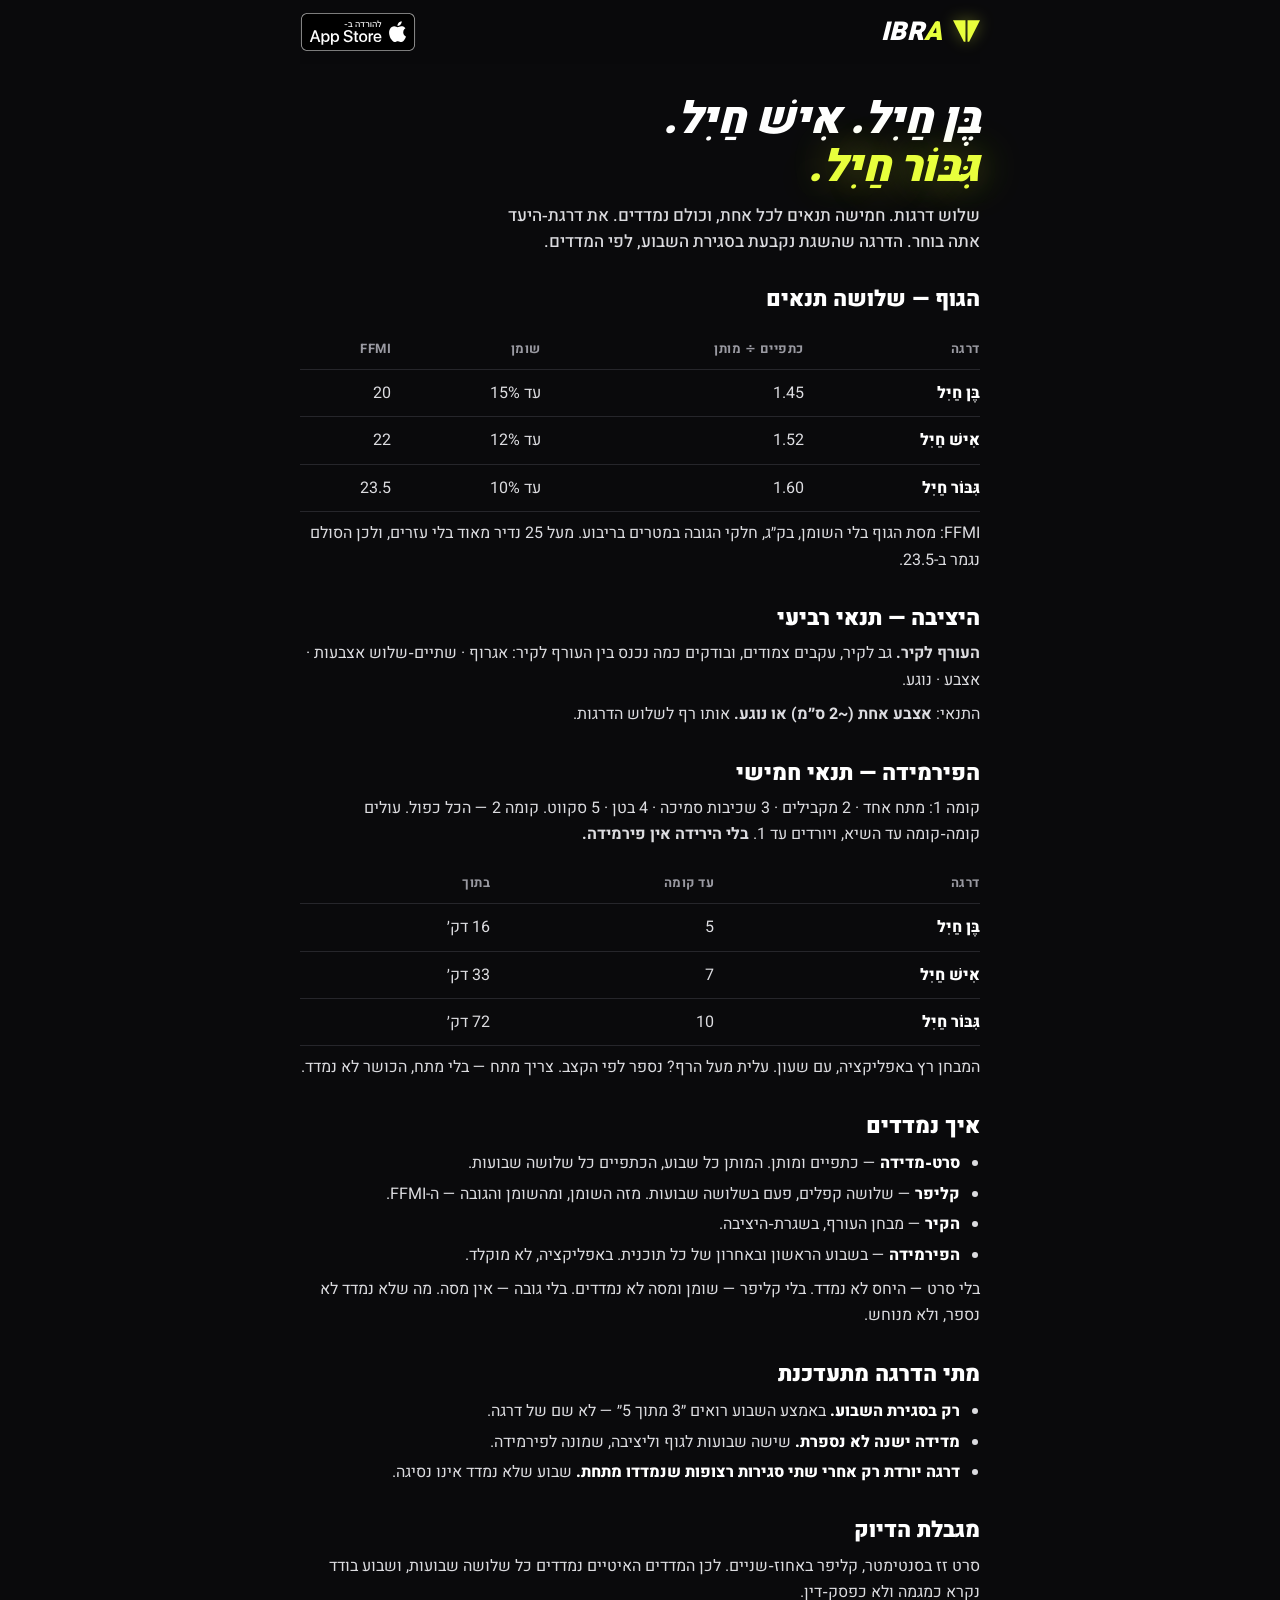
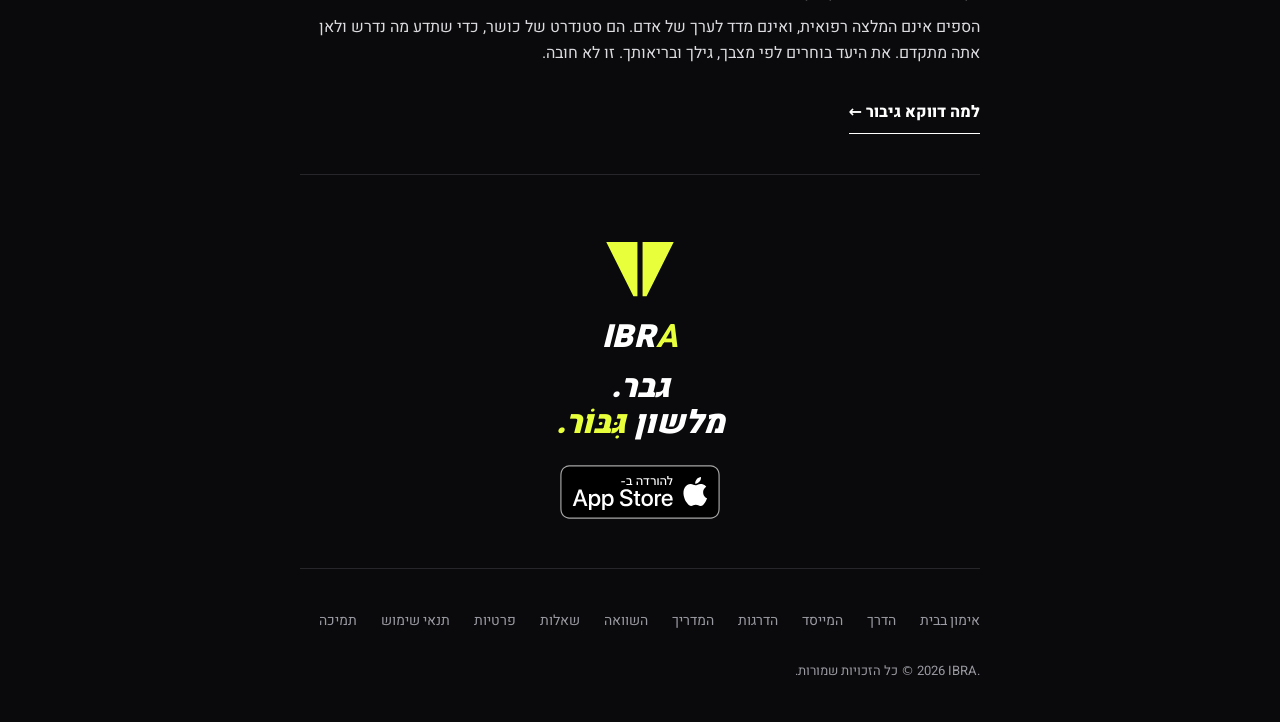
<file: ranks.html>
<!doctype html>
<html lang="he" dir="rtl">
<head>
<meta charset="utf-8">
<meta name="viewport" content="width=device-width,initial-scale=1">
<link rel="icon" href="/favicon.ico" sizes="32x32">
<link rel="icon" href="/assets/icon.svg" type="image/svg+xml">
<link rel="apple-touch-icon" href="/assets/apple-touch-icon.png">
<link rel="manifest" href="/site.webmanifest">
<title>הדרגות — בן חיל, איש חיל, גיבור חיל. חמישה תנאים, כולם נמדדים | IBRA</title>
<meta name="description" content="שלוש דרגות כושר ב-IBRA: יחס כתפיים‑מותן, אחוז שומן, FFMI, יציבה והפירמידה. הספים המלאים, איך נמדדים, מתי הדרגה מתעדכנת, ומה מגבלת הדיוק.">
<link rel="canonical" href="https://ibra.fit/ranks">
<meta property="og:title" content="הדרגות של IBRA — חמישה תנאים, כולם נמדדים">
<meta property="og:description" content="בן חיל · איש חיל · גיבור חיל. הספים המלאים, איך נמדדים ומתי הדרגה מתעדכנת.">
<meta property="og:url" content="https://ibra.fit/ranks">
<meta property="og:image" content="https://ibra.fit/assets/og-v14.png">
<meta property="og:image:width" content="1200">
<meta property="og:image:height" content="630">
<meta name="twitter:card" content="summary_large_image">
<meta name="theme-color" content="#0A0A0C">
<link rel="preload" href="/assets/heebo.woff2" as="font" type="font/woff2" crossorigin>
<link rel="stylesheet" href="/style.css?v=2611012000">
</head>
<body class="site">
<div class="text ranks">
<nav aria-label="ראשי">
  <a class="brand" href="/">IBR<b>A</b></a>
  <a class="badge sm" href="https://apps.apple.com/il/app/ibra/id6794155896"><img src="/assets/appstore-he.svg" width="116" height="40" alt="הורד ב-App Store"></a>
</nav>

<h1>בֶּן חַיִל. אִישׁ חַיִל.<br><em>גִּבּוֹר חַיִל.</em></h1>
<p class="lede">שלוש דרגות. חמישה תנאים לכל אחת, וכולם נמדדים. את דרגת‑היעד אתה בוחר. הדרגה שהשגת נקבעת בסגירת השבוע, לפי המדדים.</p>

<article>
<h2>הגוף — שלושה תנאים</h2>
<table>
<thead><tr><th>דרגה</th><th>כתפיים ÷ מותן</th><th>שומן</th><th>FFMI</th></tr></thead>
<tbody>
<tr><td>בֶּן חַיִל</td><td>1.45</td><td>עד 15%</td><td>20</td></tr>
<tr><td>אִישׁ חַיִל</td><td>1.52</td><td>עד 12%</td><td>22</td></tr>
<tr><td>גִּבּוֹר חַיִל</td><td>1.60</td><td>עד 10%</td><td>23.5</td></tr>
</tbody>
</table>
<p>FFMI: מסת הגוף בלי השומן, בק״ג, חלקי הגובה במטרים בריבוע. מעל 25 נדיר מאוד בלי עזרים, ולכן הסולם נגמר ב-23.5.</p>
</article>

<article>
<h2>היציבה — תנאי רביעי</h2>
<p><b>העורף לקיר.</b> גב לקיר, עקבים צמודים, ובודקים כמה נכנס בין העורף לקיר: אגרוף · שתיים‑שלוש אצבעות · אצבע · נוגע.</p>
<p>התנאי: <b>אצבע אחת (~2 ס״מ) או נוגע.</b> אותו רף לשלוש הדרגות.</p>
</article>

<article>
<h2>הפירמידה — תנאי חמישי</h2>
<p>קומה 1: מתח אחד · 2 מקבילים · 3 שכיבות סמיכה · 4 בטן · 5 סקווט. קומה 2 — הכל כפול. עולים קומה‑קומה עד השיא, ויורדים עד 1. <b>בלי הירידה אין פירמידה.</b></p>
<table>
<thead><tr><th>דרגה</th><th>עד קומה</th><th>בתוך</th></tr></thead>
<tbody>
<tr><td>בֶּן חַיִל</td><td>5</td><td>16 דק׳</td></tr>
<tr><td>אִישׁ חַיִל</td><td>7</td><td>33 דק׳</td></tr>
<tr><td>גִּבּוֹר חַיִל</td><td>10</td><td>72 דק׳</td></tr>
</tbody>
</table>
<p>המבחן רץ באפליקציה, עם שעון. עלית מעל הרף? נספר לפי הקצב. צריך מתח — בלי מתח, הכושר לא נמדד.</p>
</article>

<article>
<h2>איך נמדדים</h2>
<ul>
<li><b>סרט‑מדידה</b> — כתפיים ומותן. המותן כל שבוע, הכתפיים כל שלושה שבועות.</li>
<li><b>קליפר</b> — שלושה קפלים, פעם בשלושה שבועות. מזה השומן, ומהשומן והגובה — ה-FFMI.</li>
<li><b>הקיר</b> — מבחן העורף, בשגרת‑היציבה.</li>
<li><b>הפירמידה</b> — בשבוע הראשון ובאחרון של כל תוכנית. באפליקציה, לא מוקלד.</li>
</ul>
<p>בלי סרט — היחס לא נמדד. בלי קליפר — שומן ומסה לא נמדדים. בלי גובה — אין מסה. מה שלא נמדד לא נספר, ולא מנוחש.</p>
</article>

<article>
<h2>מתי הדרגה מתעדכנת</h2>
<ul>
<li><b>רק בסגירת השבוע.</b> באמצע השבוע רואים ״3 מתוך 5״ — לא שם של דרגה.</li>
<li><b>מדידה ישנה לא נספרת.</b> שישה שבועות לגוף וליציבה, שמונה לפירמידה.</li>
<li><b>דרגה יורדת רק אחרי שתי סגירות רצופות שנמדדו מתחת.</b> שבוע שלא נמדד אינו נסיגה.</li>
</ul>
</article>

<article>
<h2>מגבלת הדיוק</h2>
<p>סרט זז בסנטימטר, קליפר באחוז‑שניים. לכן המדדים האיטיים נמדדים כל שלושה שבועות, ושבוע בודד נקרא כמגמה ולא כפסק‑דין.</p>
<p>הספים אינם המלצה רפואית, ואינם מדד לערך של אדם. הם סטנדרט של כושר, כדי שתדע מה נדרש ולאן אתה מתקדם. את היעד בוחרים לפי מצבך, גילך ובריאותך. זו לא חובה.</p>
<a class="more" href="/way">למה דווקא גיבור ←</a>
</article>

<div class="close">
  <svg class="splash" viewBox="0 0 120 120" aria-hidden="true"><path d="M14,26 L56.5,26 L56.5,100 L51,100 Z M63.5,26 L106,26 L69,100 L63.5,100 Z"/></svg>
  <div class="wordmark" aria-hidden="true">IBR<b>A</b></div>
  <h2>גבר.<br>מלשון <em>גִּבּוֹר.</em></h2>
  <a class="badge" href="https://apps.apple.com/il/app/ibra/id6794155896"><img src="/assets/appstore-he.svg" width="162" height="56" alt="הורד ב-App Store"></a>
</div>

<footer>
  <div class="row">
  <nav aria-label="משני"><ul><li><a href="/home-gym">אימון בבית</a></li><li><a href="/way">הדרך</a></li><li><a href="/founder">המייסד</a></li><li><a href="/ranks">הדרגות</a></li><li><a href="/how-it-works">המדריך</a></li><li><a href="/vs">השוואה</a></li><li><a href="/faq">שאלות</a></li><li><a href="/privacy">פרטיות</a></li><li><a href="/terms">תנאי שימוש</a></li><li><a href="/support">תמיכה</a></li></ul></nav>
  <span class="meta"><bdi dir="ltr">© 2026 IBRA.</bdi> כל הזכויות שמורות.</span>
  </div>
</footer>
</div>
</body>
</html>
</file>
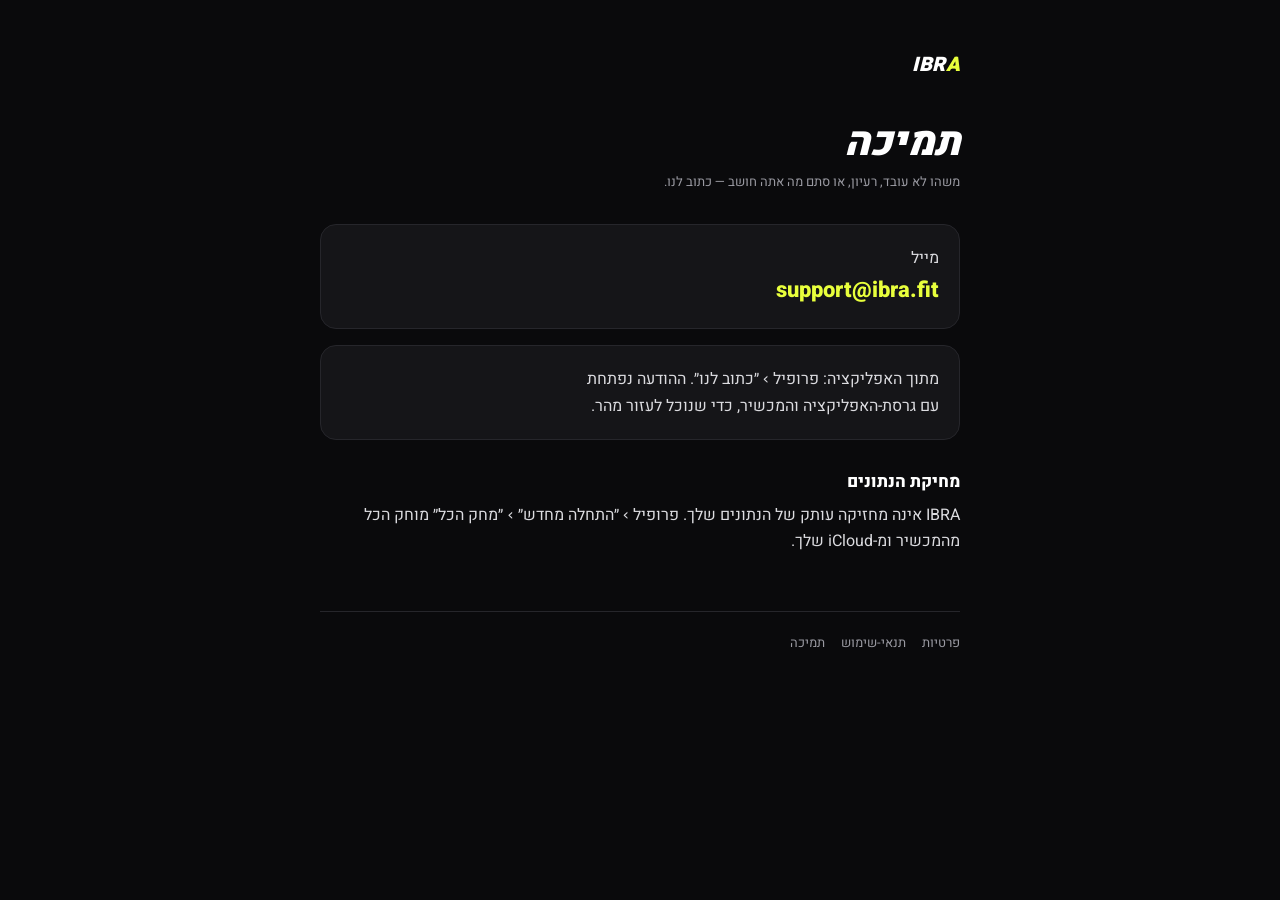
<file: support.html>
<!doctype html><html lang="he" dir="rtl"><head><meta charset="utf-8"><meta name="viewport" content="width=device-width,initial-scale=1">
<link rel="icon" href="/favicon.ico" sizes="32x32">
<link rel="icon" href="/assets/icon.svg" type="image/svg+xml">
<link rel="apple-touch-icon" href="/assets/apple-touch-icon.png">
<link rel="manifest" href="/site.webmanifest"><link rel="stylesheet" href="/style.css"><title>תמיכה · IBRA</title></head><body><main>
<a class="brand" href="/">IBR<b>A</b></a>
<h1>תמיכה</h1>
<p class="updated">משהו לא עובד, רעיון, או סתם מה אתה חושב — כתוב לנו.</p>
<div class="card"><p>מייל</p><a class="mail" href="mailto:support@ibra.fit">support@ibra.fit</a></div>
<div class="card"><p>מתוך האפליקציה: פרופיל › ״כתוב לנו״. ההודעה נפתחת עם גרסת-האפליקציה והמכשיר, כדי שנוכל לעזור מהר.</p></div>
<h2>מחיקת הנתונים</h2>
<p>IBRA אינה מחזיקה עותק של הנתונים שלך. פרופיל › ״התחלה מחדש״ › ״מחק הכל״ מוחק הכל מהמכשיר ומ-iCloud שלך.</p>
<footer><a href="/privacy">פרטיות</a><a href="/terms">תנאי-שימוש</a><a href="/support">תמיכה</a></footer></main></body></html>
</file>
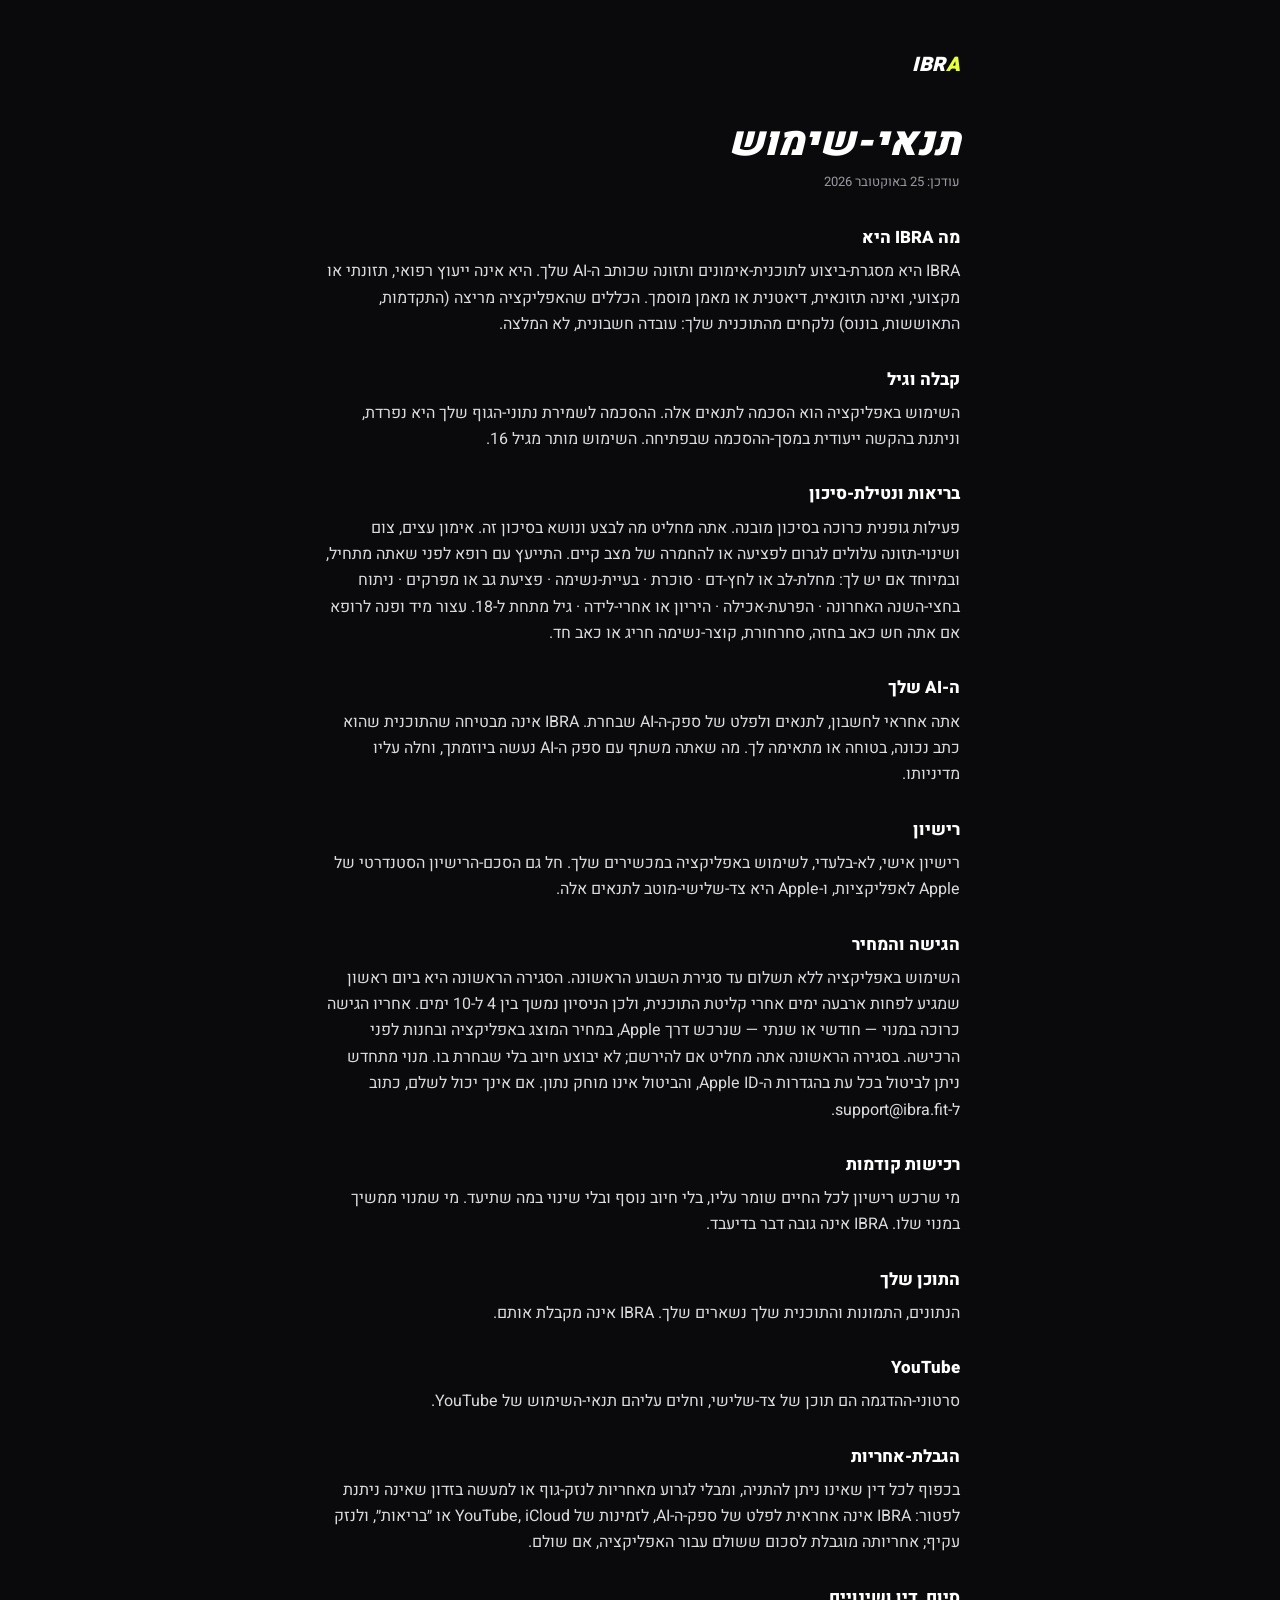
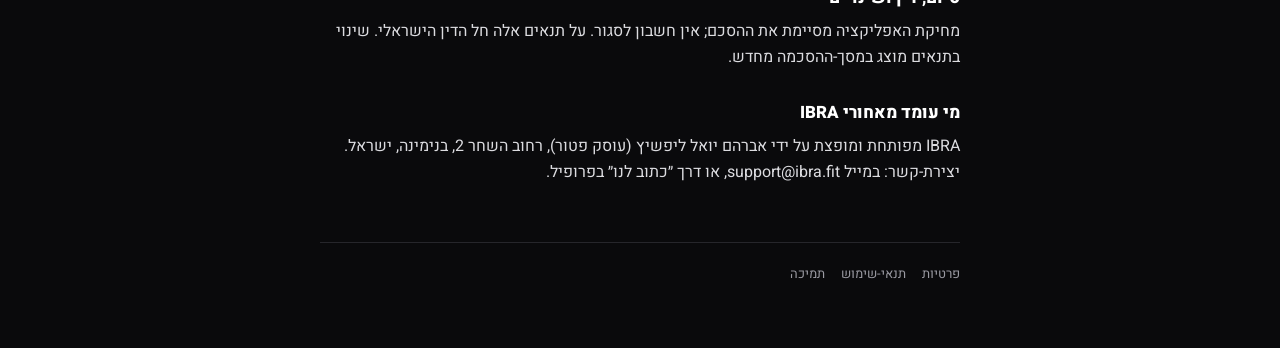
<file: terms.html>
<!doctype html><html lang="he" dir="rtl"><head><meta charset="utf-8"><meta name="viewport" content="width=device-width,initial-scale=1">
<link rel="icon" href="/favicon.ico" sizes="32x32">
<link rel="icon" href="/assets/icon.svg" type="image/svg+xml">
<link rel="apple-touch-icon" href="/assets/apple-touch-icon.png">
<link rel="manifest" href="/site.webmanifest"><link rel="stylesheet" href="/style.css?v=2611012000"><title>תנאי-שימוש · IBRA</title></head><body><main>
<a class="brand" href="/">IBR<b>A</b></a>
<h1>תנאי-שימוש</h1>
<p class="updated">עודכן: 25 באוקטובר 2026</p>
<h2>מה IBRA היא</h2>
<p>IBRA היא מסגרת-ביצוע לתוכנית-אימונים ותזונה שכותב ה-AI שלך. היא אינה ייעוץ רפואי, תזונתי או מקצועי, ואינה תזונאית, דיאטנית או מאמן מוסמך. הכללים שהאפליקציה מריצה (התקדמות, התאוששות, בונוס) נלקחים מהתוכנית שלך: עובדה חשבונית, לא המלצה.</p>
<h2>קבלה וגיל</h2>
<p>השימוש באפליקציה הוא הסכמה לתנאים אלה. ההסכמה לשמירת נתוני-הגוף שלך היא נפרדת, וניתנת בהקשה ייעודית במסך-ההסכמה שבפתיחה. השימוש מותר מגיל 16.</p>
<h2>בריאות ונטילת-סיכון</h2>
<p>פעילות גופנית כרוכה בסיכון מובנה. אתה מחליט מה לבצע ונושא בסיכון זה. אימון עצים, צום ושינוי-תזונה עלולים לגרום לפציעה או להחמרה של מצב קיים. התייעץ עם רופא לפני שאתה מתחיל, ובמיוחד אם יש לך: מחלת-לב או לחץ-דם · סוכרת · בעיית-נשימה · פציעת גב או מפרקים · ניתוח בחצי-השנה האחרונה · הפרעת-אכילה · היריון או אחרי-לידה · גיל מתחת ל-18. עצור מיד ופנה לרופא אם אתה חש כאב בחזה, סחרחורת, קוצר-נשימה חריג או כאב חד.</p>
<h2>ה-AI שלך</h2>
<p>אתה אחראי לחשבון, לתנאים ולפלט של ספק-ה-AI שבחרת. IBRA אינה מבטיחה שהתוכנית שהוא כתב נכונה, בטוחה או מתאימה לך. מה שאתה משתף עם ספק ה-AI נעשה ביוזמתך, וחלה עליו מדיניותו.</p>
<h2>רישיון</h2>
<p>רישיון אישי, לא-בלעדי, לשימוש באפליקציה במכשירים שלך. חל גם הסכם-הרישיון הסטנדרטי של Apple לאפליקציות, ו-Apple היא צד-שלישי-מוטב לתנאים אלה.</p>
<h2>הגישה והמחיר</h2>
<p>השימוש באפליקציה ללא תשלום עד סגירת השבוע הראשונה. הסגירה הראשונה היא ביום ראשון שמגיע לפחות ארבעה ימים אחרי קליטת התוכנית, ולכן הניסיון נמשך בין 4 ל-10 ימים. אחריו הגישה כרוכה במנוי — חודשי או שנתי — שנרכש דרך Apple, במחיר המוצג באפליקציה ובחנות לפני הרכישה. בסגירה הראשונה אתה מחליט אם להירשם; לא יבוצע חיוב בלי שבחרת בו. מנוי מתחדש ניתן לביטול בכל עת בהגדרות ה-Apple ID, והביטול אינו מוחק נתון. אם אינך יכול לשלם, כתוב ל-<bdi dir="ltr">support@ibra.fit</bdi>.</p>
<h2>רכישות קודמות</h2>
<p>מי שרכש רישיון לכל החיים שומר עליו, בלי חיוב נוסף ובלי שינוי במה שתיעד. מי שמנוי ממשיך במנוי שלו. IBRA אינה גובה דבר בדיעבד.</p>
<h2>התוכן שלך</h2>
<p>הנתונים, התמונות והתוכנית שלך נשארים שלך. IBRA אינה מקבלת אותם.</p>
<h2>YouTube</h2>
<p>סרטוני-ההדגמה הם תוכן של צד-שלישי, וחלים עליהם תנאי-השימוש של YouTube.</p>
<h2>הגבלת-אחריות</h2>
<p>בכפוף לכל דין שאינו ניתן להתניה, ומבלי לגרוע מאחריות לנזק-גוף או למעשה בזדון שאינה ניתנת לפטור: IBRA אינה אחראית לפלט של ספק-ה-AI, לזמינות של YouTube, iCloud או ״בריאות״, ולנזק עקיף; אחריותה מוגבלת לסכום ששולם עבור האפליקציה, אם שולם.</p>
<h2>סיום, דין ושינויים</h2>
<p>מחיקת האפליקציה מסיימת את ההסכם; אין חשבון לסגור. על תנאים אלה חל הדין הישראלי. שינוי בתנאים מוצג במסך-ההסכמה מחדש.</p>
<h2>מי עומד מאחורי IBRA</h2>
<p>IBRA מפותחת ומופצת על ידי אברהם יואל ליפשיץ (עוסק פטור), רחוב השחר 2, בנימינה, ישראל. יצירת-קשר: במייל ⁦support@ibra.fit⁩, או דרך ״כתוב לנו״ בפרופיל.</p>
<footer><a href="/privacy">פרטיות</a><a href="/terms">תנאי-שימוש</a><a href="/support">תמיכה</a></footer></main></body></html>
</file>
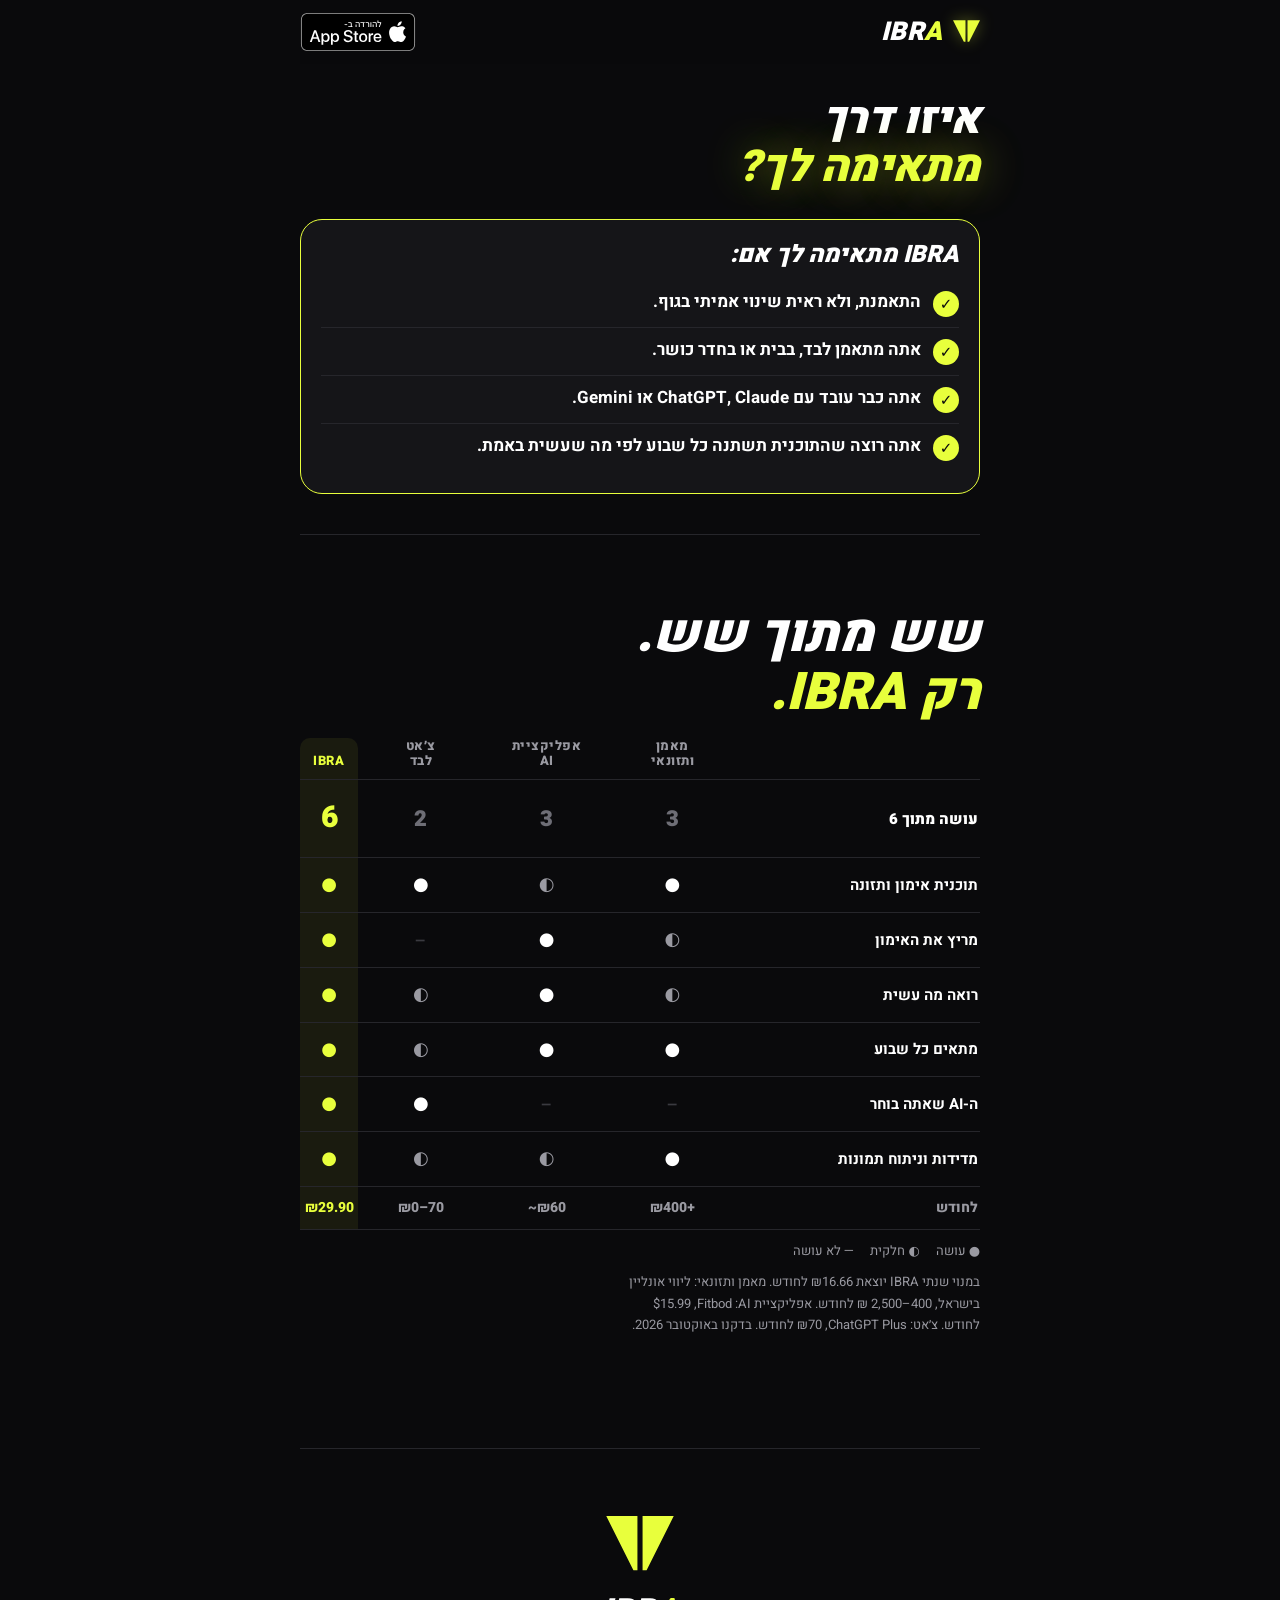
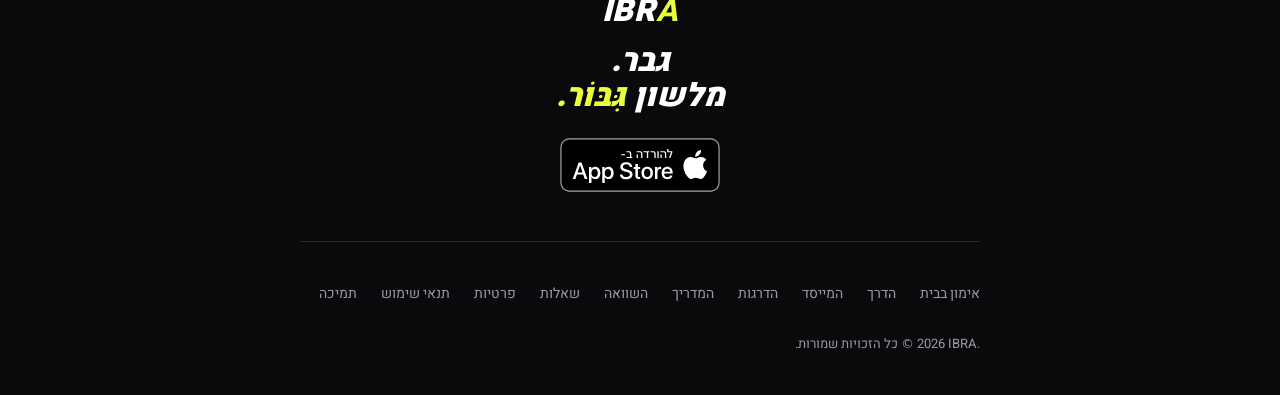
<file: vs.html>
<!doctype html>
<html lang="he" dir="rtl">
<head>
<meta charset="utf-8">
<meta name="viewport" content="width=device-width,initial-scale=1">
<link rel="icon" href="/favicon.ico" sizes="32x32">
<link rel="icon" href="/assets/icon.svg" type="image/svg+xml">
<link rel="apple-touch-icon" href="/assets/apple-touch-icon.png">
<link rel="manifest" href="/site.webmanifest">
<title>איזו דרך מתאימה לאימונים שלך? — IBRA מול מאמן ותזונאי, אפליקציית מאמן AI וצ׳אט</title>
<meta name="description" content="IBRA מול מאמן אישי ותזונאי, אפליקציית מאמן AI (כמו Fitbod ו-Freeletics) וצ׳אט AI לבד: מי בונה תוכנית אימון ותזונה, מי מריץ את האימון, מי רואה מה עשית ומתאים כל שבוע, ובכמה. ולמה זה לא יומן אימון כמו Hevy או Strong.">
<link rel="canonical" href="https://ibra.fit/vs">
<meta property="og:title" content="איזו דרך מתאימה לאימונים שלך?">
<meta property="og:description" content="מאמן ותזונאי, אפליקציית AI או צ׳אט לבד? שש מתוך שש — רק IBRA.">
<meta property="og:url" content="https://ibra.fit/vs">
<meta property="og:image" content="https://ibra.fit/assets/og-v14.png">
<meta property="og:image:width" content="1200">
<meta property="og:image:height" content="630">
<meta property="og:image:alt" content="התאמנת ולא ראית שינוי? חסר מי שמכיר אותך באמת.">
<meta name="twitter:card" content="summary_large_image">
<meta name="theme-color" content="#0A0A0C">
<link rel="preload" href="/assets/heebo.woff2" as="font" type="font/woff2" crossorigin>
<link rel="stylesheet" href="/style.css?v=2611012000">
</head>
<body class="site">
<div class="text vs">
<nav aria-label="ראשי">
  <a class="brand" href="/">IBR<b>A</b></a>
  <a class="badge sm" href="https://apps.apple.com/il/app/ibra/id6794155896"><img src="/assets/appstore-he.svg" width="116" height="40" alt="הורד ב-App Store"></a>
</nav>

<h1>איזו דרך<br><em>מתאימה לך?</em></h1>

<div class="vd">
  <h2>IBRA מתאימה לך אם:</h2>
  <ul>
    <li>התאמנת, ולא ראית שינוי אמיתי בגוף.</li>
    <li>אתה מתאמן לבד, בבית או בחדר כושר.</li>
    <li>אתה כבר עובד עם ChatGPT, Claude או Gemini.</li>
    <li>אתה רוצה שהתוכנית תשתנה כל שבוע לפי מה שעשית באמת.</li>
  </ul>
</div>

<section class="cap">
<h2>שש מתוך שש.<br><em>רק IBRA.</em></h2>
<table class="ct">
<thead><tr><th></th><th>מאמן<br>ותזונאי</th><th>אפליקציית<br>AI</th><th>צ׳אט<br>לבד</th><th class="us">IBRA</th></tr></thead>
<tbody>
<tr class="sc"><td>עושה מתוך 6</td><td>3</td><td>3</td><td>2</td><td class="us">6</td></tr>
<tr><td>תוכנית אימון ותזונה</td><td><b class="f">●</b></td><td><b class="h">◐</b></td><td><b class="f">●</b></td><td class="us"><b class="f">●</b></td></tr>
<tr><td>מריץ את האימון</td><td><b class="h">◐</b></td><td><b class="f">●</b></td><td><b class="n">—</b></td><td class="us"><b class="f">●</b></td></tr>
<tr><td>רואה מה עשית</td><td><b class="h">◐</b></td><td><b class="f">●</b></td><td><b class="h">◐</b></td><td class="us"><b class="f">●</b></td></tr>
<tr><td>מתאים כל שבוע</td><td><b class="f">●</b></td><td><b class="f">●</b></td><td><b class="h">◐</b></td><td class="us"><b class="f">●</b></td></tr>
<tr><td>ה-AI שאתה בוחר</td><td><b class="n">—</b></td><td><b class="n">—</b></td><td><b class="f">●</b></td><td class="us"><b class="f">●</b></td></tr>
<tr><td>מדידות וניתוח תמונות</td><td><b class="f">●</b></td><td><b class="h">◐</b></td><td><b class="h">◐</b></td><td class="us"><b class="f">●</b></td></tr>
<tr class="pr"><td>לחודש</td><td><bdi dir="ltr">₪400+</bdi></td><td><bdi dir="ltr">~₪60</bdi></td><td><bdi dir="ltr">₪0–70</bdi></td><td class="us"><bdi dir="ltr">₪29.90</bdi></td></tr>
</tbody>
</table>
<div class="lg"><span>● עושה</span><span>◐ חלקית</span><span>— לא עושה</span></div>
<p class="note">במנוי שנתי IBRA יוצאת ₪16.66 לחודש. מאמן ותזונאי: ליווי אונליין בישראל, 400–2,500 ₪ לחודש. אפליקציית AI: ‏Fitbod, ‏$15.99 לחודש. צ׳אט: ChatGPT Plus, ‏₪70 לחודש. בדקנו באוקטובר 2026.</p>
</section>

<div class="close">
  <svg class="splash" viewBox="0 0 120 120" aria-hidden="true"><path d="M14,26 L56.5,26 L56.5,100 L51,100 Z M63.5,26 L106,26 L69,100 L63.5,100 Z"/></svg>
  <div class="wordmark" aria-hidden="true">IBR<b>A</b></div>
  <h2>גבר.<br>מלשון <em>גִּבּוֹר.</em></h2>
  <a class="badge" href="https://apps.apple.com/il/app/ibra/id6794155896"><img src="/assets/appstore-he.svg" width="162" height="56" alt="הורד ב-App Store"></a>
</div>

<footer>
  <div class="row">
  <nav aria-label="משני"><ul><li><a href="/home-gym">אימון בבית</a></li><li><a href="/way">הדרך</a></li><li><a href="/founder">המייסד</a></li><li><a href="/ranks">הדרגות</a></li><li><a href="/how-it-works">המדריך</a></li><li><a href="/vs">השוואה</a></li><li><a href="/faq">שאלות</a></li><li><a href="/privacy">פרטיות</a></li><li><a href="/terms">תנאי שימוש</a></li><li><a href="/support">תמיכה</a></li></ul></nav>
  <span class="meta"><bdi dir="ltr">© 2026 IBRA.</bdi> כל הזכויות שמורות.</span>
  </div>
</footer>
</div>
</body>
</html>
</file>
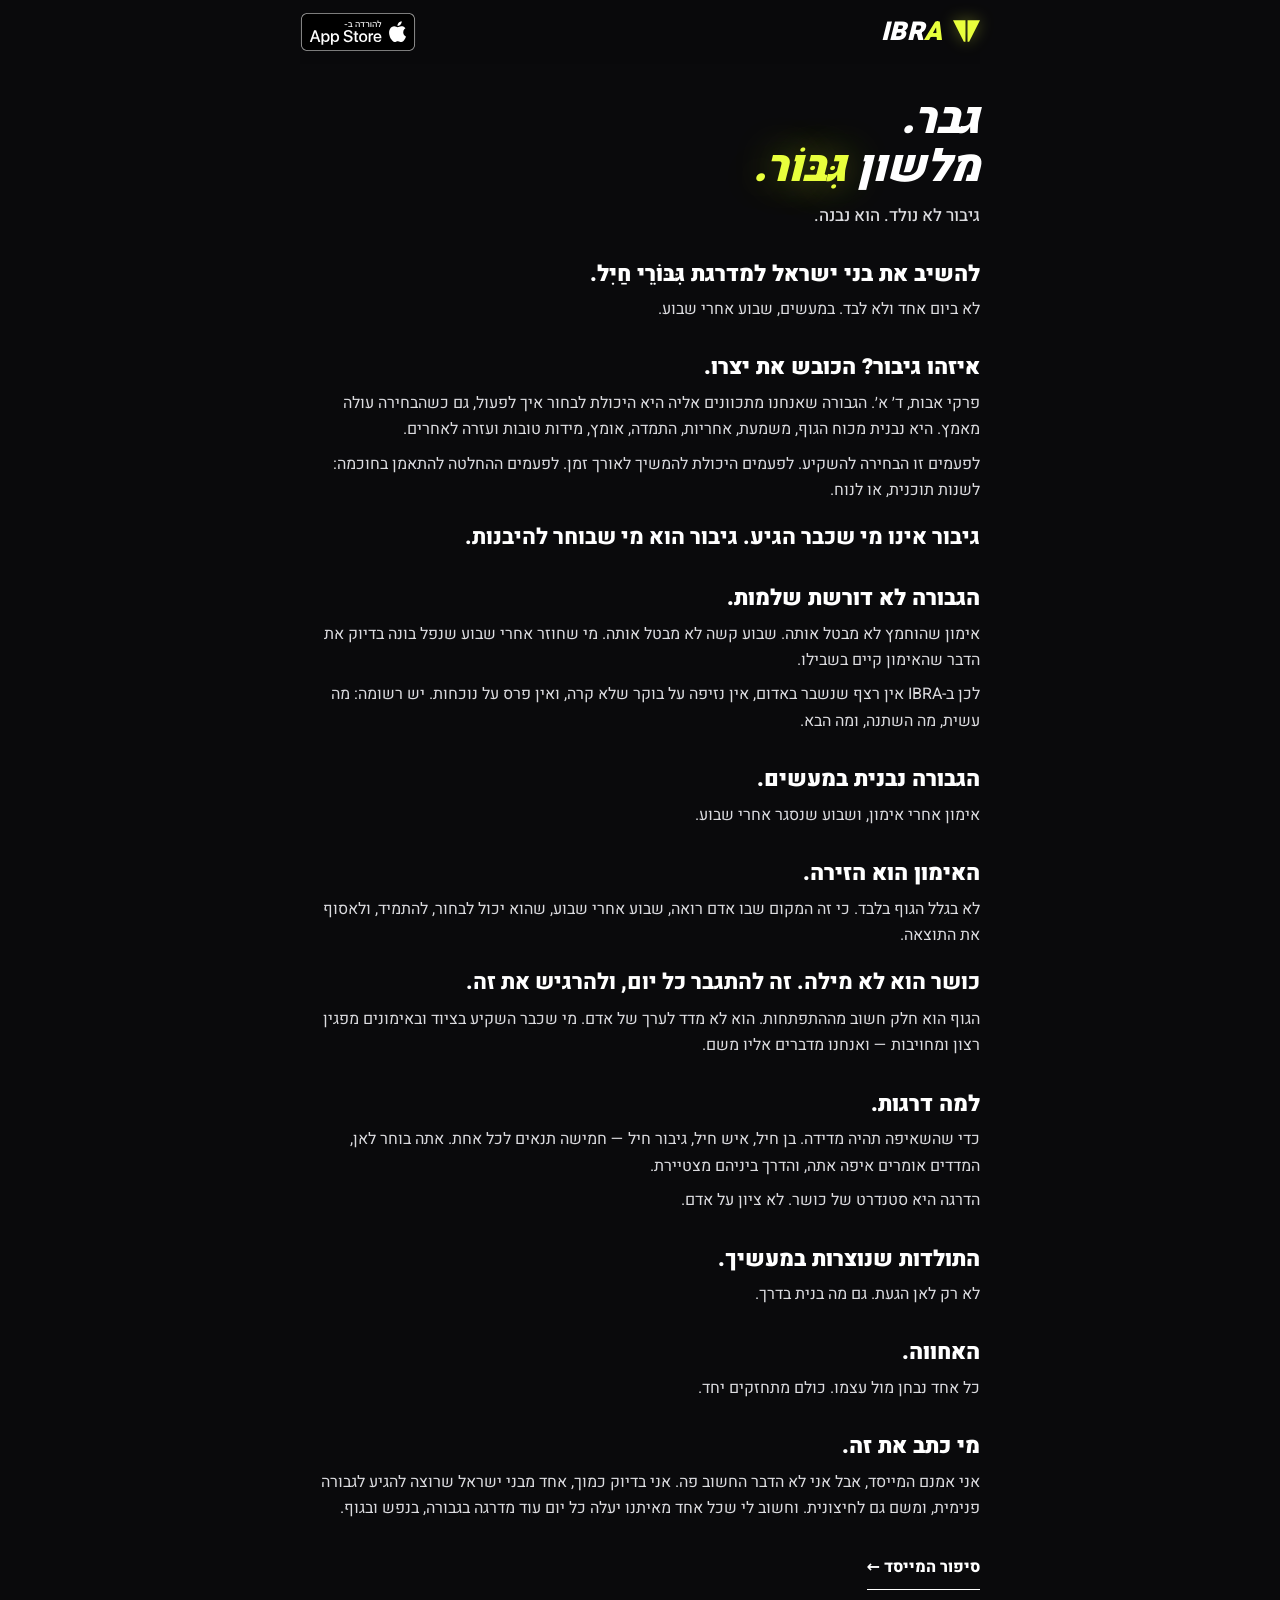
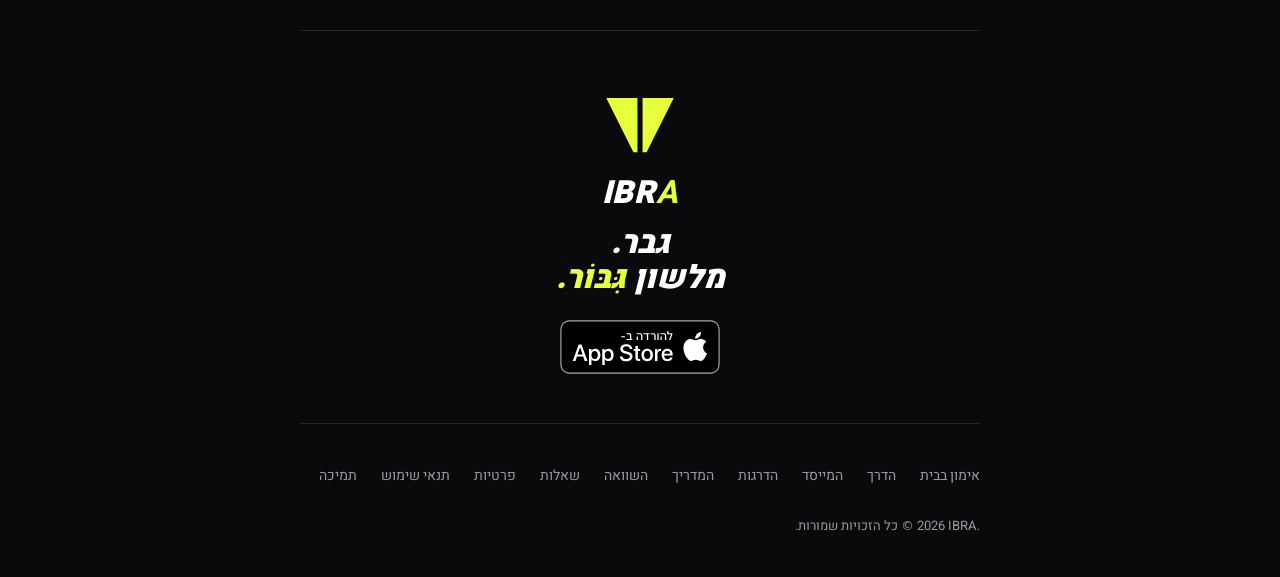
<file: way.html>
<!doctype html>
<html lang="he" dir="rtl">
<head>
<meta charset="utf-8">
<meta name="viewport" content="width=device-width,initial-scale=1">
<link rel="icon" href="/favicon.ico" sizes="32x32">
<link rel="icon" href="/assets/icon.svg" type="image/svg+xml">
<link rel="apple-touch-icon" href="/assets/apple-touch-icon.png">
<link rel="manifest" href="/site.webmanifest">
<title>הדרך של IBRA — גבר. מלשון גיבור.</title>
<meta name="description" content="גיבור לא נולד. הוא נבנה. מה IBRA מתכוונת בגבורה, למה האימון הוא הזירה, ולמה הגוף הוא חלק מהדרך ולא מדד לערך של אדם.">
<link rel="canonical" href="https://ibra.fit/way">
<meta property="og:title" content="הדרך של IBRA — גבר. מלשון גיבור.">
<meta property="og:description" content="גיבור לא נולד. הוא נבנה, שבוע אחרי שבוע.">
<meta property="og:url" content="https://ibra.fit/way">
<meta property="og:image" content="https://ibra.fit/assets/og-v14.png">
<meta property="og:image:width" content="1200">
<meta property="og:image:height" content="630">
<meta name="twitter:card" content="summary_large_image">
<meta name="theme-color" content="#0A0A0C">
<link rel="preload" href="/assets/heebo.woff2" as="font" type="font/woff2" crossorigin>
<link rel="stylesheet" href="/style.css?v=2611012000">
</head>
<body class="site">
<div class="text way">
<nav aria-label="ראשי">
  <a class="brand" href="/">IBR<b>A</b></a>
  <a class="badge sm" href="https://apps.apple.com/il/app/ibra/id6794155896"><img src="/assets/appstore-he.svg" width="116" height="40" alt="הורד ב-App Store"></a>
</nav>

<h1>גבר.<br>מלשון <em>גִּבּוֹר.</em></h1>
<p class="lede">גיבור לא נולד. הוא נבנה.</p>

<article>
<h2>להשיב את בני ישראל למדרגת גִּבּוֹרֵי חַיִל.</h2>
<p>לא ביום אחד ולא לבד. במעשים, שבוע אחרי שבוע.</p>
</article>

<article>
<h2>איזהו גיבור? הכובש את יצרו.</h2>
<p>פרקי אבות, ד׳ א׳. הגבורה שאנחנו מתכוונים אליה היא היכולת לבחור איך לפעול, גם כשהבחירה עולה מאמץ. היא נבנית מכוח הגוף, משמעת, אחריות, התמדה, אומץ, מידות טובות ועזרה לאחרים.</p>
<p>לפעמים זו הבחירה להשקיע. לפעמים היכולת להמשיך לאורך זמן. לפעמים ההחלטה להתאמן בחוכמה: לשנות תוכנית, או לנוח.</p>
<p class="big">גיבור אינו מי שכבר הגיע. גיבור הוא מי שבוחר להיבנות.</p>
</article>

<article>
<h2>הגבורה לא דורשת שלמות.</h2>
<p>אימון שהוחמץ לא מבטל אותה. שבוע קשה לא מבטל אותה. מי שחוזר אחרי שבוע שנפל בונה בדיוק את הדבר שהאימון קיים בשבילו.</p>
<p>לכן ב-IBRA אין רצף שנשבר באדום, אין נזיפה על בוקר שלא קרה, ואין פרס על נוכחות. יש רשומה: מה עשית, מה השתנה, ומה הבא.</p>
</article>

<article>
<h2>הגבורה נבנית במעשים.</h2>
<p>אימון אחרי אימון, ושבוע שנסגר אחרי שבוע.</p>
</article>

<article>
<h2>האימון הוא הזירה.</h2>
<p>לא בגלל הגוף בלבד. כי זה המקום שבו אדם רואה, שבוע אחרי שבוע, שהוא יכול לבחור, להתמיד, ולאסוף את התוצאה.</p>
<p class="big">כושר הוא לא מילה. זה להתגבר כל יום, ולהרגיש את זה.</p>
<p>הגוף הוא חלק חשוב מההתפתחות. הוא לא מדד לערך של אדם. מי שכבר השקיע בציוד ובאימונים מפגין רצון ומחויבות — ואנחנו מדברים אליו משם.</p>
</article>

<article>
<h2>למה דרגות.</h2>
<p>כדי שהשאיפה תהיה מדידה. <a href="/ranks">בן חיל, איש חיל, גיבור חיל</a> — חמישה תנאים לכל אחת. אתה בוחר לאן, המדדים אומרים איפה אתה, והדרך ביניהם מצטיירת.</p>
<p>הדרגה היא סטנדרט של כושר. לא ציון על אדם.</p>
</article>

<article>
<h2>התולדות שנוצרות במעשיך.</h2>
<p>לא רק לאן הגעת. גם מה בנית בדרך.</p>
</article>

<article>
<h2>האחווה.</h2>
<p>כל אחד נבחן מול עצמו. כולם מתחזקים יחד.</p>
</article>

<article>
<h2>מי כתב את זה.</h2>
<p>אני אמנם המייסד, אבל אני לא הדבר החשוב פה. אני בדיוק כמוך, אחד מבני ישראל שרוצה להגיע לגבורה פנימית, ומשם גם לחיצונית. וחשוב לי שכל אחד מאיתנו יעלה כל יום עוד מדרגה בגבורה, בנפש ובגוף.</p>
<a class="more" href="/founder">סיפור המייסד ←</a>
</article>

<div class="close">
  <svg class="splash" viewBox="0 0 120 120" aria-hidden="true"><path d="M14,26 L56.5,26 L56.5,100 L51,100 Z M63.5,26 L106,26 L69,100 L63.5,100 Z"/></svg>
  <div class="wordmark" aria-hidden="true">IBR<b>A</b></div>
  <h2>גבר.<br>מלשון <em>גִּבּוֹר.</em></h2>
  <a class="badge" href="https://apps.apple.com/il/app/ibra/id6794155896"><img src="/assets/appstore-he.svg" width="162" height="56" alt="הורד ב-App Store"></a>
</div>

<footer>
  <div class="row">
  <nav aria-label="משני"><ul><li><a href="/home-gym">אימון בבית</a></li><li><a href="/way">הדרך</a></li><li><a href="/founder">המייסד</a></li><li><a href="/ranks">הדרגות</a></li><li><a href="/how-it-works">המדריך</a></li><li><a href="/vs">השוואה</a></li><li><a href="/faq">שאלות</a></li><li><a href="/privacy">פרטיות</a></li><li><a href="/terms">תנאי שימוש</a></li><li><a href="/support">תמיכה</a></li></ul></nav>
  <span class="meta"><bdi dir="ltr">© 2026 IBRA.</bdi> כל הזכויות שמורות.</span>
  </div>
</footer>
</div>
</body>
</html>
</file>
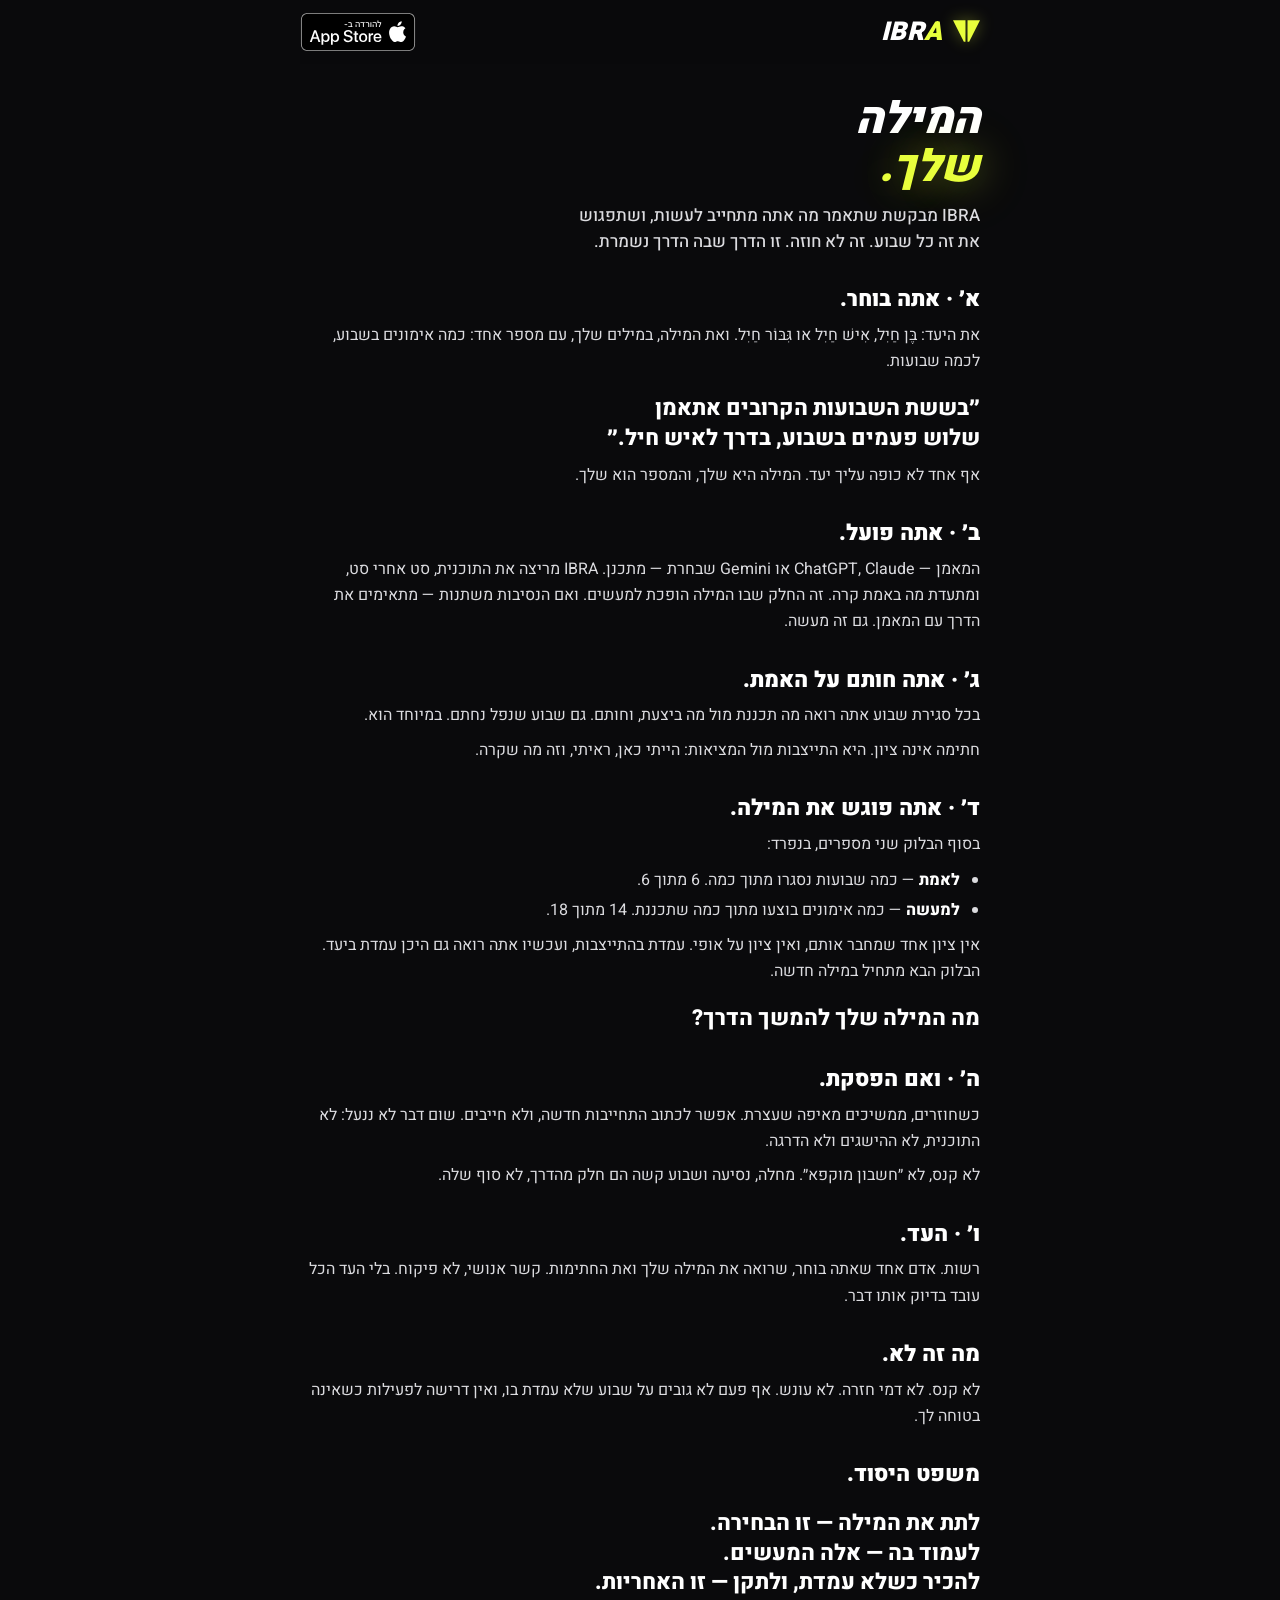
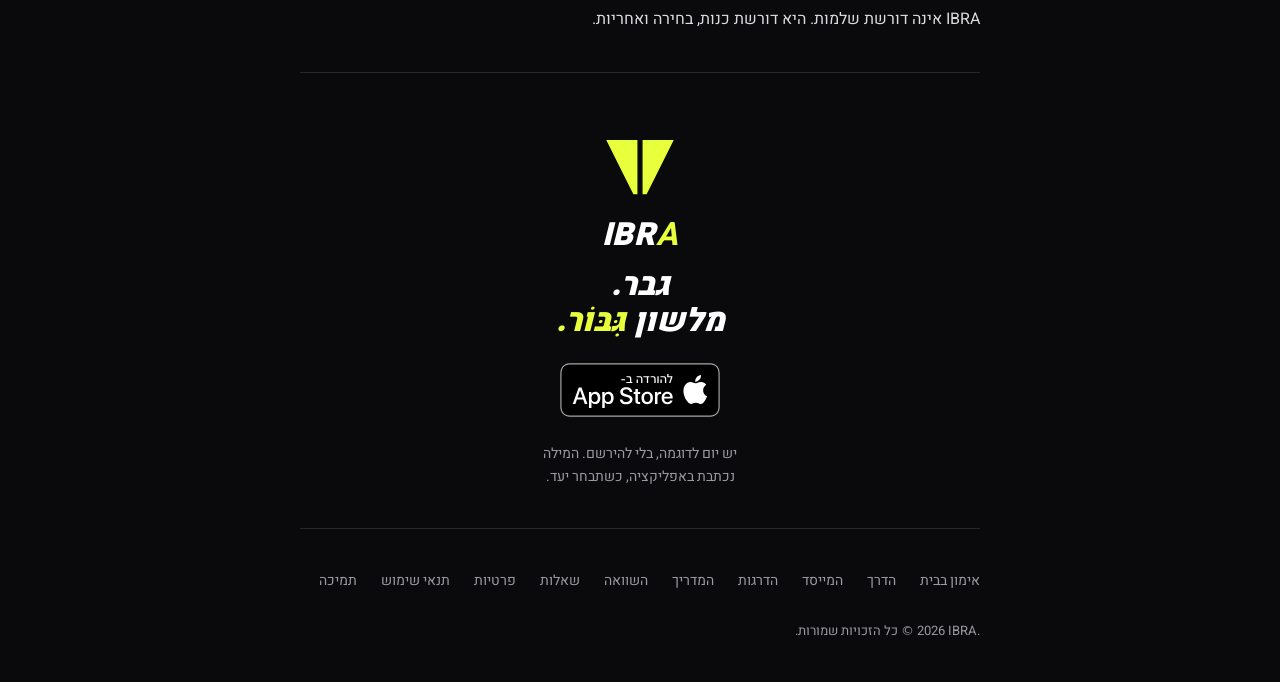
<file: your-word.html>
<!doctype html>
<html lang="he" dir="rtl">
<head>
<meta charset="utf-8">
<meta name="viewport" content="width=device-width,initial-scale=1">
<meta name="robots" content="noindex">
<link rel="icon" href="/favicon.ico" sizes="32x32">
<link rel="icon" href="/assets/icon.svg" type="image/svg+xml">
<link rel="apple-touch-icon" href="/assets/apple-touch-icon.png">
<link rel="manifest" href="/site.webmanifest">
<title>המילה שלך — IBRA</title>
<meta name="description" content="המילה שלך: יעד שאתה בוחר, מילה שאתה אומר, חתימה בכל סגירת שבוע, וחידוש במעשה כשהדרך נקטעת. בלי תשלום, בלי קנס, בלי מחיקה.">
<link rel="canonical" href="https://ibra.fit/your-word">
<meta property="og:title" content="המילה שלך — IBRA">
<meta property="og:description" content="לתת את המילה — זו הבחירה. לעמוד בה — אלה המעשים.">
<meta property="og:url" content="https://ibra.fit/your-word">
<meta property="og:image" content="https://ibra.fit/assets/og-v14.png">
<meta property="og:image:width" content="1200">
<meta property="og:image:height" content="630">
<meta name="twitter:card" content="summary_large_image">
<meta name="theme-color" content="#0A0A0C">
<link rel="preload" href="/assets/heebo.woff2" as="font" type="font/woff2" crossorigin>
<link rel="stylesheet" href="/style.css?v=2611012000">
</head>
<body class="site">
<div class="text way">
<nav aria-label="ראשי">
  <a class="brand" href="/">IBR<b>A</b></a>
  <a class="badge sm" href="https://apps.apple.com/il/app/ibra/id6794155896"><img src="/assets/appstore-he.svg" width="116" height="40" alt="הורד ב-App Store"></a>
</nav>

<h1>המילה<br><em>שלך.</em></h1>
<p class="lede">IBRA מבקשת שתאמר מה אתה מתחייב לעשות, ושתפגוש את זה כל שבוע. זה לא חוזה. זו הדרך שבה הדרך נשמרת.</p>

<article>
<h2>א׳ · אתה בוחר.</h2>
<p>את היעד: בֶּן חַיִל, אִישׁ חַיִל או גִּבּוֹר חַיִל. ואת המילה, במילים שלך, עם מספר אחד: כמה אימונים בשבוע, לכמה שבועות.</p>
<p class="big">״בששת השבועות הקרובים אתאמן שלוש פעמים בשבוע, בדרך לאיש חיל.״</p>
<p>אף אחד לא כופה עליך יעד. המילה היא שלך, והמספר הוא שלך.</p>
</article>

<article>
<h2>ב׳ · אתה פועל.</h2>
<p>המאמן — ChatGPT, Claude או Gemini שבחרת — מתכנן. IBRA מריצה את התוכנית, סט אחרי סט, ומתעדת מה באמת קרה. זה החלק שבו המילה הופכת למעשים. ואם הנסיבות משתנות — מתאימים את הדרך עם המאמן. גם זה מעשה.</p>
</article>

<article>
<h2>ג׳ · אתה חותם על האמת.</h2>
<p>בכל סגירת שבוע אתה רואה מה תכננת מול מה ביצעת, וחותם. גם שבוע שנפל נחתם. במיוחד הוא.</p>
<p>חתימה אינה ציון. היא התייצבות מול המציאות: הייתי כאן, ראיתי, וזה מה שקרה.</p>
</article>

<article>
<h2>ד׳ · אתה פוגש את המילה.</h2>
<p>בסוף הבלוק שני מספרים, בנפרד:</p>
<ul>
<li><b>לאמת</b> — כמה שבועות נסגרו מתוך כמה. ‏6 מתוך 6.</li>
<li><b>למעשה</b> — כמה אימונים בוצעו מתוך כמה שתכננת. ‏14 מתוך 18.</li>
</ul>
<p>אין ציון אחד שמחבר אותם, ואין ציון על אופי. עמדת בהתייצבות, ועכשיו אתה רואה גם היכן עמדת ביעד. הבלוק הבא מתחיל במילה חדשה.</p>
<p class="big">מה המילה שלך להמשך הדרך?</p>
</article>

<article>
<h2>ה׳ · ואם הפסקת.</h2>
<p>כשחוזרים, ממשיכים מאיפה שעצרת. אפשר לכתוב התחייבות חדשה, ולא חייבים. שום דבר לא ננעל: לא התוכנית, לא ההישגים ולא הדרגה.</p>
<p>לא קנס, לא ״חשבון מוקפא״. מחלה, נסיעה ושבוע קשה הם חלק מהדרך, לא סוף שלה.</p>
</article>

<article>
<h2>ו׳ · העד.</h2>
<p>רשות. אדם אחד שאתה בוחר, שרואה את המילה שלך ואת החתימות. קשר אנושי, לא פיקוח. בלי העד הכל עובד בדיוק אותו דבר.</p>
</article>

<article>
<h2>מה זה לא.</h2>
<p>לא קנס. לא דמי חזרה. לא עונש. אף פעם לא גובים על שבוע שלא עמדת בו, ואין דרישה לפעילות כשאינה בטוחה לך.</p>
</article>

<article>
<h2>משפט היסוד.</h2>
<p class="big">לתת את המילה — זו הבחירה.<br>לעמוד בה — אלה המעשים.<br>להכיר כשלא עמדת, ולתקן — זו האחריות.</p>
<p>IBRA אינה דורשת שלמות. היא דורשת כנות, בחירה ואחריות.</p>
</article>

<div class="close">
  <svg class="splash" viewBox="0 0 120 120" aria-hidden="true"><path d="M14,26 L56.5,26 L56.5,100 L51,100 Z M63.5,26 L106,26 L69,100 L63.5,100 Z"/></svg>
  <div class="wordmark" aria-hidden="true">IBR<b>A</b></div>
  <h2>גבר.<br>מלשון <em>גִּבּוֹר.</em></h2>
  <a class="badge" href="https://apps.apple.com/il/app/ibra/id6794155896"><img src="/assets/appstore-he.svg" width="162" height="56" alt="הורד ב-App Store"></a>
  <p class="note" style="margin:16px auto 0;max-width:40ch">יש יום לדוגמה, בלי להירשם. המילה נכתבת באפליקציה, כשתבחר יעד.</p>
</div>

<footer>
  <div class="row">
  <nav aria-label="משני"><ul><li><a href="/home-gym">אימון בבית</a></li><li><a href="/way">הדרך</a></li><li><a href="/founder">המייסד</a></li><li><a href="/ranks">הדרגות</a></li><li><a href="/how-it-works">המדריך</a></li><li><a href="/vs">השוואה</a></li><li><a href="/faq">שאלות</a></li><li><a href="/privacy">פרטיות</a></li><li><a href="/terms">תנאי שימוש</a></li><li><a href="/support">תמיכה</a></li></ul></nav>
  <span class="meta"><bdi dir="ltr">© 2026 IBRA.</bdi> כל הזכויות שמורות.</span>
  </div>
</footer>
</div>
</body>
</html>
</file>
<file: style.css>
/* ibra.fit — גיליון אחד לכל הדפים. הטוקנים = Theme של האפליקציה. */
@font-face{font-family:"Heebo";src:url("/assets/heebo.woff2") format("woff2");font-weight:100 900;font-display:swap}
:root{--bg:#0A0A0C;--card:#151518;--card2:#1C1C20;--ink:#fff;--ink2:#DCDCE0;--muted:#9A9AA2;--line:#26262B;--lime:#E8FF3C;--steel:#B4BEC6}
*{box-sizing:border-box;margin:0}
html{background:var(--bg);scroll-behavior:smooth}
body{margin:0;background:var(--bg);color:var(--ink);font:16px/1.65 "Heebo",system-ui,-apple-system,sans-serif;-webkit-font-smoothing:antialiased;text-rendering:optimizeLegibility}
a{color:var(--lime);text-decoration:none}
a:hover{text-decoration:underline}
:focus-visible{outline:2px solid var(--lime);outline-offset:3px;border-radius:4px}
::selection{background:var(--lime);color:#0A0A0C !important}

/* ---- דפי-המשפט (privacy · terms · support): כפי שהיו ---- */
main{max-width:680px;margin:0 auto;padding:48px 20px 64px}
.brand{font-weight:900;font-style:italic;letter-spacing:.02em;font-size:20px;color:var(--ink)}
.brand b{color:var(--lime);font-weight:900}
.brand:hover{text-decoration:none}
h1{font-weight:900;font-style:italic;font-size:40px;line-height:1.1;margin:40px 0 6px}
.updated{color:var(--muted);font-size:13px;margin:0 0 32px}
h2{font-size:17px;font-weight:800;margin:28px 0 6px}
p{margin:0;color:#dcdce0}
.card{background:var(--card);border:1px solid var(--line);border-radius:16px;padding:20px;margin-top:16px}
.mail{font-size:22px;font-weight:800;direction:ltr;unicode-bidi:isolate}
footer{margin-top:56px;padding-top:20px;border-top:1px solid var(--line);color:var(--muted);font-size:13px;display:flex;gap:16px;flex-wrap:wrap}
footer a{color:var(--muted)}

/* ---- דפי-השיווק (body.site) ---- */
.site a{color:inherit}
.site a:hover{text-decoration:none}
.wrap{max-width:1040px;margin:0 auto;padding:0 20px}
.site nav{display:flex;align-items:center;justify-content:space-between;height:64px}
.site .brand{font-size:22px;padding:8px 0}
.site nav ul{display:flex;gap:24px;list-style:none;padding:0;font-size:14px;color:var(--muted)}
.site nav ul a{padding:12px 0;display:inline-block}
.site nav ul a:hover{color:var(--ink)}
.store,.store:hover,.store:visited,.store:focus{color:#0A0A0C !important;text-decoration:none}
.store{display:inline-flex;align-items:center;gap:10px;background:var(--lime);color:#0A0A0C;font-weight:800;font-size:16px;padding:14px 22px;border-radius:14px;transition:transform .15s cubic-bezier(.4,0,.2,1),box-shadow .2s;box-shadow:0 0 0 rgba(232,255,60,0)}
.store:hover{box-shadow:0 0 28px rgba(232,255,60,.35)}
.store:active{transform:scale(.97)}
.store.sm{padding:11px 16px;font-size:14px;border-radius:10px;min-height:44px}
/* הבאדג' הרשמי של אפל (toolbox.marketingtools.apple.com), בלי לגעת בו: גובה ≥40, מרווח-נקי סביב */
.badge{display:inline-block;line-height:0;border-radius:8px;transition:transform .15s cubic-bezier(.4,0,.2,1),opacity .2s}
.badge img{display:block;height:56px;width:auto}
.badge.sm img{height:40px}
.badge:hover{opacity:.9}
.badge:active{transform:scale(.97)}
.badges{display:inline-flex;align-items:center;gap:12px;flex-wrap:wrap}
.badge.play[hidden]{display:none}
@media (max-width:720px){.badges .badge img{height:50px}.badges .badge.sm img{height:36px}.site .close .badges .badge img{height:50px}}

.hero{padding:40px 0 64px;display:grid;grid-template-columns:1.2fr .8fr;gap:40px;align-items:center}
.site h1{font-size:56px;line-height:1.08;letter-spacing:-.01em;text-wrap:balance;margin:0}
.site h1 em{font-style:inherit;color:var(--lime);text-shadow:0 0 28px rgba(232,255,60,.35)}
.lede{font-size:20px;font-weight:500;line-height:1.5;color:var(--ink2);margin-top:24px;max-width:34ch}
.cta{display:flex;align-items:center;gap:24px;margin-top:32px;flex-wrap:wrap}
.quiet{color:var(--muted);font-size:16px;border-bottom:1px solid var(--line);padding:10px 0;min-height:44px;display:inline-flex;align-items:center}
.quiet:hover{color:var(--ink);border-color:var(--ink)}
.facts{margin-top:20px;color:var(--muted);font-size:16px}
/* שלושת השמות כשורת-מותגים: לבן, 800, בלי לוגואים (אבי, 20.10) */
.facts .brands{display:inline-flex;align-items:center;gap:8px;direction:ltr;color:var(--ink);font-weight:800;letter-spacing:.01em;vertical-align:baseline}
.facts .brands i{font-style:normal;color:var(--muted)}
.shot{width:100%;height:auto;border-radius:28px;border:1px solid var(--line);box-shadow:0 30px 60px rgba(0,0,0,.5);display:block;background:var(--bg)}
.pair{display:flex;gap:20px;align-items:flex-start;justify-content:center}
.pair figure{margin:0;width:232px}
.pair .back{margin-top:48px;width:212px}
.pair figcaption{text-align:center;color:var(--muted);font-size:13px;font-weight:700;letter-spacing:.06em;margin-top:12px}

.site section{padding:72px 0;border-top:1px solid var(--line);scroll-margin-top:72px}
.site h2{font-weight:900;font-style:italic;font-size:36px;line-height:1.1;text-wrap:balance;margin:0}
.site h2 em{font-style:inherit;color:var(--lime)}
.sub{color:var(--muted);font-size:16px;margin-top:12px;max-width:52ch}
.steps{display:grid;grid-template-columns:repeat(3,1fr);gap:32px;margin-top:40px}
.step{display:flex;flex-direction:column}
.step .shot{max-width:240px;margin:24px auto 0}
.step p{flex:1}
.n{font-weight:800;color:var(--muted);font-size:13px;letter-spacing:.08em}
.site h3{font-weight:800;font-size:22px;line-height:1.25;margin-top:8px;text-wrap:balance}
.step p{color:var(--muted);margin-top:8px}
/* הספרה היא הסימן של השלב: גדולה, 900 נטוי, לבנה (ליים שמור לפעולה — 20.8) */
.step .n{font-size:64px;line-height:1;font-weight:900;font-style:italic;color:var(--ink);font-variant-numeric:tabular-nums;letter-spacing:-.02em;margin-bottom:10px}

/* הסולם — ה-V שמתרחב. גיאומטריית DeltaRing, שלוש דרגות. */
/* הסולם — שלוש דמויות; הנבחרת גדולה ודלתאותיה בליים (כמו RankTitle + DeltaRing באפליקציה). לוח-פירוט אחד מתחלף. */
#rank .lede{max-width:46ch}
/* לוח-הזהות (27.8): קווי-שיער, המשפט כהצהרת-מותג, התכונות עם נקודות-ליים */
/* גובה קבוע לשתי שורות — הלוח לא זז בין הדמויות (אבי, 20.10) */
.conds{list-style:none;margin:0;padding:0;display:grid;grid-template-columns:repeat(3,1fr);gap:10px}
.conds li{display:flex;flex-direction:column;gap:6px;padding:14px 12px;border:1px solid var(--line);border-radius:12px;background:rgba(255,255,255,.02)}
.conds svg{width:30px;height:30px;fill:none;stroke:var(--steel);stroke-width:1.6;stroke-linecap:round;stroke-linejoin:round;margin-bottom:4px}
.conds b{font-size:17px;font-weight:800;color:var(--ink);font-variant-numeric:tabular-nums;white-space:nowrap}
.conds span{font-size:13px;color:var(--muted)}
.cond{margin-top:32px;color:var(--ink2);max-width:52ch}
.fine{margin-top:16px;color:var(--muted);font-size:16px;max-width:40ch}

/* "המאמן רואה אותך" — טקסט מימין, מסך ״המאמן ראה״ משמאל */
.see{display:grid;grid-template-columns:1fr 1fr;gap:48px;align-items:start}
.seeshot{margin:0;text-align:center}
.seeshot .shot{max-width:300px;margin:0 auto}
.seeshot figcaption{color:var(--muted);font-size:13px;margin-top:16px;max-width:36ch;margin-inline:auto}
html.js .seeshot .shot{transform:translateY(calc((0.5 - var(--p,0.5)) * 36px))}
.facts3{margin-top:28px}
.facts3+.sub{margin-top:20px}
/* השעון — שלושה מסכים אמיתיים זה לצד זה (לא סליידר, אפשטיין #18) */
#connect .lede{max-width:46ch}
.cond b{color:var(--ink);font-weight:800}
.nots{display:grid;grid-template-columns:repeat(3,1fr);gap:16px;margin-top:32px}
.site .card{padding:24px;margin:0}
.site .card h3{font-size:20px;margin:0}
.site .card p{color:var(--muted);margin-top:8px}
.privacy{margin-top:32px;font-weight:800;font-size:18px;color:var(--ink)}
.privacy small{display:block;font-weight:400;color:var(--muted);font-size:16px;margin-top:4px}

/* המחיר — אותו מסך כמו באפליקציה (PaywallCopy): שנתי מסומן, "הכי משתלם", והמילים של המאמן */
.tiers{margin-top:28px;max-width:560px;display:flex;flex-direction:column;gap:10px}
.tier{display:flex;justify-content:space-between;align-items:center;gap:16px;padding:18px 20px;border:1px solid var(--line);border-radius:20px;background:rgba(255,255,255,.02)}
.tier.on{border:1.5px solid var(--lime);box-shadow:0 0 0 4px rgba(232,255,60,.08)}
.tier b{font-size:17px;font-weight:800;display:flex;align-items:center;gap:10px;flex-wrap:wrap}
.tier .tag{color:var(--lime);font-size:13px;font-weight:800}
.tier small{display:block;color:var(--muted);font-size:14px;margin-top:4px}
.tier .p{text-align:left;font-size:24px;font-weight:800;font-variant-numeric:tabular-nums;white-space:nowrap;direction:ltr}
.tier .p span{display:block;font-size:13px;color:var(--muted);font-weight:500;direction:rtl}
.band{padding:40px 0;border-top:1px solid var(--line)}
.band p{font-size:28px;font-weight:900;font-style:italic;line-height:1.2;text-wrap:balance;max-width:30ch}
.band em{font-style:inherit;color:var(--lime)}
#price .plans{display:grid;gap:12px}
.seeshot.duo{display:grid;grid-template-columns:1fr 1fr;gap:16px;align-items:start}
.seeshot.duo .shot{max-width:none;width:100%}
.seeshot.duo figcaption{grid-column:1/-1}
#gear .incl,#price .incl{margin-top:20px;display:grid;gap:10px;color:var(--ink2);font-size:16px;padding:0;list-style:none}
#gear .incl li::before{content:"·";color:var(--lime);font-weight:900;margin-inline-end:8px}
#price .free{display:flex;flex-direction:column;gap:4px;padding:16px 20px;border:1px dashed var(--line);border-radius:20px;color:var(--ink2)}
#price .free b{color:var(--ink);font-weight:800;font-size:17px}
#price .incl{margin-top:20px;display:grid;gap:10px;color:var(--ink2);font-size:16px;padding:0;list-style:none}
#price .incl li::before{content:"·";color:var(--lime);font-weight:900;margin-inline-end:8px}
#price .more{margin-top:8px}
.note{color:var(--muted);margin-top:16px;max-width:52ch}

.faq{margin-top:32px;display:grid;grid-template-columns:1fr 1fr;gap:32px 48px}
.faq>div{padding-top:20px;border-top:1px solid var(--line)}
.faq h3{font-size:18px;margin:0}
.faq p{color:var(--ink2);margin-top:8px}
.more{display:inline-flex;align-items:center;min-height:44px;margin-top:24px;font-weight:800;border-bottom:1px solid var(--ink)}
.more:hover{border-color:var(--lime);color:var(--lime)}

/* הפוטר: המשימה · חתימה · קו · קישורים בשורה · שורת-מטא */
.site footer{display:grid;gap:0;margin:0;padding:28px 0 40px;align-items:start}
.site footer .maker{margin:0;color:var(--ink);font-size:17px;font-weight:700;max-width:40ch;line-height:1.5;text-wrap:balance}
.site footer .maker .sig{display:block;margin-top:10px;color:var(--muted);font-size:13px;font-weight:400}
.site footer .maker a{color:var(--muted)}
.site footer .row{display:flex;justify-content:space-between;align-items:center;gap:16px;flex-wrap:wrap;margin-top:24px;padding-top:12px;border-top:1px solid var(--line)}
.site footer nav{height:auto}
.site footer ul{display:flex;flex-wrap:wrap;gap:4px 24px;margin:0;padding:0;list-style:none;font-size:14px}
.site footer li{white-space:nowrap}
.site footer li a{display:inline-block;padding:12px 0;color:var(--muted)}
.site footer li a:hover{color:var(--ink)}
.site footer .meta{color:var(--muted);font-size:13px;white-space:nowrap}
.site footer .row:first-child{margin-top:0;padding-top:0;border-top:0}

/* ---- דפי-טקסט שיווקיים (faq · vs · en) ---- */
.text{max-width:720px;margin:0 auto;padding:0 20px}
.text h1{font-size:44px;margin-top:32px}
.text .lede{margin-top:12px;font-size:17px;max-width:none}
.group{margin-top:48px;color:var(--muted);font-size:13px;font-weight:700;letter-spacing:.08em;border-bottom:1px solid var(--line);padding-bottom:8px}
.text article{margin-top:32px}
.text article h2{font-style:normal;font-size:22px;line-height:1.25}
.text article p{color:var(--ink2);margin-top:8px}
.text article ol,.text article ul{margin:10px 20px 0 0;color:var(--ink2);padding:0}
.text article li{margin-top:4px}
.text article li b{font-weight:800;color:var(--ink)}
.text .close{padding:72px 0 48px;border-top:1px solid var(--line);margin-top:64px}
.text .close h2{font-style:italic;font-size:40px}
.text .close .badge{margin-top:24px}
.table{margin-top:32px;border:1px solid var(--line);border-radius:16px;overflow:auto}
.table table{width:100%;border-collapse:collapse;font-size:15px;min-width:560px}
.table th,.table td{padding:14px 16px;border-top:1px solid var(--line);text-align:start;vertical-align:top}
.table thead th{border-top:0;background:var(--card);font-weight:800}
.table tbody th{font-weight:800;color:var(--ink);white-space:nowrap}
.table td{color:var(--ink2)}
.table td.y{color:var(--ink);font-weight:800}
.table td.n{color:var(--muted);font-weight:400;font-size:15px;letter-spacing:0}
.table .me{background:rgba(232,255,60,.04)}

/* המילה המתחלפת בהירו: רוחב קבוע (נמדד ב-JS) כדי שהשורה לא תקפוץ; דהייה בלבד */
.rot{display:inline-block;direction:ltr;unicode-bidi:isolate;text-align:center;transition:opacity .22s cubic-bezier(.4,0,.2,1)}
.rot.fade{opacity:0}
/* ---- שכבת-ההרגשה ---- */
.site h1 em{text-shadow:0 0 40px rgba(232,255,60,.45),0 0 90px rgba(232,255,60,.18)}
/* הפוסטר: המילים באות אליך בגלילה */
.poster{display:flex;flex-direction:column;font-weight:900;font-style:italic;font-size:56px;line-height:1.04;letter-spacing:-.01em}
.poster span,.poster em{font-style:inherit;opacity:.14;transition:opacity .45s cubic-bezier(.4,0,.2,1)}
.poster em{color:var(--lime);text-shadow:0 0 40px rgba(232,255,60,.35)}
.poster.l1 span:nth-child(1),.poster.l2 span:nth-child(-n+2),.poster.l3 span:nth-child(-n+3),.poster.l4 span:nth-child(-n+4),.poster.l5 span,.poster.l6 span,.poster.l6 em{opacity:1}
html:not(.js) .poster span,html:not(.js) .poster em{opacity:1}
/* פרלקסה עדינה: הטלפונים נעים מעט מהר יותר מהדף */
html.js .pair .front,html.js .step .shot{transform:translateY(calc((0.5 - var(--p,0.5)) * 36px))}
html.js .pair .back{transform:translateY(calc((0.5 - var(--p,0.5)) * 64px))}
/* הסיום: כוריאוגרפיית-הספלאש (DeltaSpin: 0.6 סיבוב ונעילה · 1.2 ליים · 1.45 שם) */
.splash{width:160px;height:160px;display:block;margin:0 auto;overflow:visible}
.splash path{fill:var(--lime)}
.wordmark{font-weight:900;font-style:italic;font-size:44px;line-height:1;letter-spacing:.02em;margin-top:12px}
.wordmark b{color:var(--lime)}
.site .close{text-align:center;padding:72px 0 48px;border-top:1px solid var(--line);margin-top:64px}
.site .close .badge{margin-top:32px}.site .close .badge img{height:64px}
.site .close h2{font-size:36px;line-height:1.1;margin:24px 0 0}
html.js .close .splash{opacity:0;transform:scale(.82)}
html.js .close .wordmark{opacity:0;letter-spacing:.3em}
html.js .close.go .splash{animation:spinlock .6s cubic-bezier(.4,0,.2,1) forwards}
html.js .close.go .splash path{animation:light .25s ease-out .6s forwards}
html.js .close.go .wordmark{animation:name .4s ease-out 1.2s forwards}
/* הסלוגן נחשף אחרי השם; "גִּבּוֹר." נדלק אחרון (DeltaSpin: heroTime 1.45 · total 1.80) */
html.js .close h2{opacity:0;transform:translateY(8px)}
html.js .close h2 em{color:var(--ink);text-shadow:none}
html.js .close.go h2{animation:rise .45s ease-out 1.45s forwards}
html.js .close.go h2 em{animation:hero .35s ease-out 1.8s forwards}
@keyframes rise{to{opacity:1;transform:none}}
@keyframes hero{to{color:var(--lime);text-shadow:0 0 40px rgba(232,255,60,.45),0 0 90px rgba(232,255,60,.18)}}
@keyframes spinlock{from{opacity:0;transform:scale(.82) rotateY(0)}to{opacity:1;transform:scale(1) rotateY(900deg)}}
@keyframes light{to{filter:drop-shadow(0 0 26px rgba(232,255,60,.55))}}
@keyframes name{to{opacity:1;letter-spacing:.02em}}
/* ---- תנועה: ברירת-המחדל נראה; ה-JS רק מוסיף ---- */
/* הסולם מתרחב לפי כמה גללת (scrub), לא פעם אחת */
@media (prefers-reduced-motion:reduce){
  html.js .pair .front,html.js .pair .back,html.js .step .shot,html.js .seeshot .shot{transform:none}
  .poster span,.poster em{opacity:1;transition:none}
  html.js .close .splash,html.js .close .wordmark,html.js .close h2{opacity:1;transform:none;letter-spacing:.02em;animation:none}
  html.js .close h2 em{color:var(--lime);animation:none}
  html.js .close .splash path{fill:var(--lime)}
  .rot{transition:none}
  html{scroll-behavior:auto}
}

@media (max-width:760px){
  .site nav ul{display:none}
  /* בטלפון הכותרת דביקה, והבאדג' בה מופיע רק אחרי שההירו יצא מהמסך (אבי, 20.10) */
  .site .wrap>nav,.site .text>nav{position:sticky;top:0;z-index:5;height:56px;margin:0 -16px;padding:0 16px;background:rgba(10,10,12,.82);backdrop-filter:blur(14px);-webkit-backdrop-filter:blur(14px)}
  html.js .wrap>nav .badge.sm,html.js .text>nav .badge.sm{opacity:0;pointer-events:none;transform:translateY(-4px);transition:opacity .3s,transform .3s}
  html.js.past-hero .wrap>nav .badge.sm,html.js.past-hero .text>nav .badge.sm{opacity:1;pointer-events:auto;transform:none}
  /* בעמוד הבית: שורת פרקים מתחת לכותרת, נגללת לצדדים (אבי, 28.10, מוקאפ site-mobile-nav א׳) */
  .site .wrap>nav{flex-wrap:wrap;height:auto;padding-top:6px}
  .site .wrap>nav .brand{line-height:44px}
  .site .wrap>nav ul{display:flex;order:3;flex:0 0 calc(100% + 32px);margin:0 -16px;padding:0 16px 10px;gap:6px;overflow-x:auto;scrollbar-width:none;white-space:nowrap}
  .site .wrap>nav ul::-webkit-scrollbar{display:none}
  .site .wrap>nav ul a{padding:7px 13px;border-radius:15px;background:#17171A;color:#C9C9CF;font-size:13px;font-weight:700}
  .site .wrap>nav ul a.on{background:#fff;color:#0A0A0C}
  .site footer .row{gap:12px 0}
  .site footer nav{width:100%}
  .site footer nav ul{display:flex;flex-wrap:wrap;justify-content:center;width:100%;gap:0 18px;font-size:13px;white-space:nowrap}
  .site footer nav ul a{padding:12px 0}
  .site footer .meta{width:100%;text-align:center}
  .hero{grid-template-columns:1fr;gap:32px;padding:24px 0 48px}
  .site h1{font-size:42px}
  .poster{font-size:40px;line-height:1.04}
  .splash{width:120px;height:120px}
  .wordmark{font-size:34px}
  .lede{font-size:18px}
  .band p{font-size:22px}

  .pair{gap:12px;margin-top:8px}
  .pair figure{width:48%}
  .pair .back{margin-top:32px;width:48%}
  .pair .shot{aspect-ratio:600/900;object-fit:cover;object-position:top}
  .facts{font-size:15px}
  .site section{padding:40px 0}
  .site h2{font-size:30px}
  .steps{grid-template-columns:1fr;gap:0}
  .step{padding:32px 0;border-top:1px solid var(--line)}
  .step .n{font-size:56px}
  .step:first-child{border-top:0;padding-top:8px}
  .step .shot{max-width:220px;margin-top:20px;aspect-ratio:600/640;object-fit:cover;object-position:top;border-bottom-left-radius:0;border-bottom-right-radius:0;-webkit-mask-image:linear-gradient(#000 78%,transparent);mask-image:linear-gradient(#000 78%,transparent)}
  .conds{grid-template-columns:repeat(3,1fr);gap:8px}
  .conds li{padding:12px 10px}
  .conds b{font-size:15px}
  .conds svg{width:24px;height:24px}
  .nots,.faq{grid-template-columns:1fr}
  .see{grid-template-columns:1fr;gap:28px}
  .seeshot .shot{max-width:260px;aspect-ratio:562/760;object-fit:cover;object-position:top;border-bottom-left-radius:0;border-bottom-right-radius:0;-webkit-mask-image:linear-gradient(#000 80%,transparent);mask-image:linear-gradient(#000 80%,transparent)}
  .close h2{font-size:40px}
  .close{padding:64px 0}
  .text h1{font-size:34px}
  /* טבלת-ההשוואה: בטלפון כל שורה הופכת לכרטיס, בלי גלילה-לצד */
  .table{border:0;border-radius:0;overflow:visible}
  .table table{min-width:0;display:block}
  .table thead{display:none}
  .table tbody,.table tr{display:block}
  .table tr{border:1px solid var(--line);border-radius:16px;padding:8px 16px 12px;margin-top:12px;background:var(--card)}
  .table tbody th,.table td{display:block;padding:6px 0;border:0;white-space:normal}
  .table tbody th{font-size:13px;color:var(--muted);letter-spacing:.06em;padding-bottom:8px;border-bottom:1px solid var(--line);margin-bottom:4px}
  .table td::before{display:inline-block;min-width:96px;color:var(--muted);font-weight:700;font-size:13px;letter-spacing:.04em}
  .table td:nth-child(2)::before{content:"IBRA"}
  .table td:nth-child(3)::before{content:"יומנים"}
  .table td:nth-child(4)::before{content:"מאמני-AI"}
  .table td:nth-child(5)::before{content:"ChatGPT לבד"}
  .table .me{background:transparent}
}

/* guide */
.guide .gs{margin-top:56px;padding-top:28px;border-top:1px solid var(--line)}
.guide .gs:first-of-type{margin-top:56px}
.guide .n{font-size:64px;line-height:1;font-weight:900;font-style:italic;color:var(--ink);font-variant-numeric:tabular-nums;letter-spacing:-.02em}
.guide .gs h2{font-style:normal;font-size:28px;line-height:1.2;margin-top:12px}
.guide .gs h3{font-size:20px;margin-top:40px}
.guide .gs p{color:var(--ink2);margin-top:12px;max-width:60ch}
.guide .gs p.big{color:var(--ink);font-size:22px;font-weight:800;line-height:1.35;margin-top:24px;text-wrap:balance}
.guide .gs p.note{color:var(--muted);font-size:15px;margin-top:16px}
.facts5{list-style:none;margin:20px 0 0;padding:0;display:grid;grid-template-columns:repeat(3,1fr);gap:10px}
.facts5 li{display:flex;flex-direction:column;gap:6px;padding:16px 14px;border:1px solid var(--line);border-radius:12px;background:rgba(255,255,255,.02)}
.facts5 svg{width:30px;height:30px;fill:none;stroke:var(--steel);stroke-width:1.6;stroke-linecap:round;stroke-linejoin:round;margin-bottom:4px;flex:none}
.facts5 b{font-size:17px;font-weight:800;color:var(--ink)}
.facts5 span{font-size:14px;color:var(--muted);line-height:1.4}
.chat{margin-top:16px;display:flex;flex-direction:column;align-items:flex-start;gap:12px}
.chat .bubble{position:relative;padding:18px 20px;border-radius:20px 20px 20px 6px;background:var(--card2);color:var(--ink);font-size:16px;line-height:1.6;white-space:pre-wrap;user-select:all;max-width:56ch}
.copybtn{padding:12px 20px;border:0;border-radius:12px;background:var(--lime);color:#0A0A0C;font:inherit;font-size:16px;font-weight:800;cursor:pointer;transition:transform .15s cubic-bezier(.4,0,.2,1)}
.copybtn:active{transform:scale(.97)}
.ways{list-style:none;margin:24px 0 0;padding:0;display:grid;grid-template-columns:repeat(3,1fr);gap:12px}
.ways li{padding:20px;border:1px solid var(--line);border-radius:20px;background:var(--card);display:flex;flex-direction:column}
.ways li.us{border-color:var(--lime)}
.ways b{font-size:18px;font-weight:800;color:var(--ink);line-height:1.25}
.ways span{display:block;margin-top:4px;color:var(--muted);font-size:14px}
.ways p{margin-top:8px;flex:1}
.ways i{font-style:normal;display:block;margin-top:16px;padding-top:12px;border-top:1px solid var(--line);color:var(--muted);font-size:14px;line-height:1.45}
.ways li.us i{color:var(--ink)}
.checks{list-style:none;margin:16px 0 0;padding:0}
.checks li{display:flex;align-items:center;gap:12px;padding:12px 0;border-bottom:1px solid var(--line);font-size:17px;font-weight:700;color:var(--ink)}
.checks svg{width:22px;height:22px;flex:none;fill:none;stroke:var(--ink);stroke-width:2.4;stroke-linecap:square;stroke-linejoin:miter}
@media (max-width:720px){
  .guide .n{font-size:56px}
  .guide .gs{margin-top:44px}
  .guide .gs h2{font-size:24px}
  .facts5{grid-template-columns:1fr 1fr}
  .ways{grid-template-columns:1fr}
  .chat .bubble{max-width:none}
}
/* vs */
.vs .fam{margin-top:40px}
.vs .ways p{margin-top:8px;flex:1;color:var(--ink)}
.vs .ways em{font-style:normal;display:block;margin-top:10px;color:var(--muted);font-size:14px}
.sr{position:absolute;width:1px;height:1px;overflow:hidden;clip:rect(0 0 0 0)}
.vs .note{color:var(--muted);font-size:14px;margin-top:12px}
.pick{list-style:none;margin:16px 0 0;padding:0}
.pick li{padding:12px 0;border-top:1px solid var(--line);color:var(--ink2);line-height:1.5}
.pick li b{color:var(--ink);font-weight:800}
.pick li.us b{color:var(--lime)}
@media (max-width:720px){
}
/* sticky header, desktop */
@media (min-width:761px){
  .site .wrap>nav,.site .text>nav{position:sticky;top:0;z-index:5;background:rgba(10,10,12,.82);backdrop-filter:blur(14px);-webkit-backdrop-filter:blur(14px)}
}
/* desktop scale · brand moment */
@media (min-width:900px){
  .site h2{font-size:52px}
  .poster{font-size:84px}
  .site .close{min-height:90vh;display:flex;flex-direction:column;justify-content:center;align-items:center;padding:48px 0}
  .splash{width:300px;height:300px}
  .wordmark{font-size:88px;margin-top:20px}
  .site .close h2{font-size:64px;margin-top:28px}
  .site .close .badge{margin-top:44px}.site .close .badge img{height:76px}
}
/* scenes: a pinned stage, scrubbed by scroll (progress --sp 0→1, reversible, no thresholds) */
.scene{--sp:0;--nav:56px;position:relative;display:block;grid-template-columns:none;height:190svh;margin-top:16px;text-align:start}
.scene .stage{position:sticky;top:calc(var(--nav) + 6svh);height:auto;display:flex;flex-direction:column;align-items:center;padding-top:12px}
.scene .pin{position:relative;overflow:hidden;border:1px solid var(--line);border-radius:28px;background:var(--bg);box-shadow:0 30px 60px rgba(0,0,0,.5);width:min(236px,58%);aspect-ratio:600/1000;flex:none}
.scene .track{display:flex;height:100%;width:300%;transform:translateX(calc(var(--sp) * 66.6667%));will-change:transform}
.scene.five .track{width:500%;transform:translateX(calc(var(--tx,var(--sp)) * 80%))}
.scene.five .track>*{width:20%!important}
.scene.five{height:330svh}
.scene.six .track{width:600%;transform:translateX(calc(var(--tx,var(--sp)) * 83.3333%))}
.scene.six .track>*{width:16.6667%!important}
.scene.six{height:400svh}
.scene .track img{width:33.3333%;max-width:none;height:100%;object-fit:cover;object-position:top;flex:none;display:block;border:0;border-radius:0;box-shadow:none}
.scene .bars{display:flex;gap:6px;width:min(236px,58%);margin-top:14px;flex:none}
.scene .bars i{flex:1;height:3px;border-radius:2px;background:var(--line);position:relative;overflow:hidden}
.scene .bars i::after{content:"";position:absolute;inset:0;background:var(--ink);transform-origin:right;transform:scaleX(var(--f,0))}
.scene .txts{position:relative;width:100%;flex:none;height:6.2em;margin-top:12px}
.scene .txts>*{position:absolute;inset:0;margin:0;padding:0 8px 0 0;opacity:var(--a,0);transform:translateY(calc((1 - var(--a,0)) * 10px));text-align:start}
.scene .step .n{padding-inline-end:.3em;overflow:visible}
.scene .txts,.scene .txts>*{overflow:visible}
.scene .step{display:block;padding:0;border:0;min-height:0}
.scene .step .n{font-size:56px;margin-bottom:8px}
.scene .step h3{font-size:22px}
.scene .step p{font-size:16px;margin-top:8px}
.scene figcaption{margin:0;font-size:16px;color:var(--ink2)}
.scene figcaption b{display:block;font-size:24px;color:var(--ink);font-weight:800;margin-bottom:4px}
#connect .cond{margin-top:0}
html:not(.js) .scene{height:auto}
html:not(.js) .scene .stage{position:static;height:auto}
html:not(.js) .scene .txts>*{position:static;opacity:1;transform:none;margin-top:16px}
@media (min-width:900px){
  .scene{--nav:64px;height:calc(100vh - var(--nav) + 180vh)}
  .scene.five{height:calc(100vh - var(--nav) + 400vh)}
  .scene.six{height:calc(100vh - var(--nav) + 500vh)}
  .scene .stage{top:var(--nav);height:calc(100vh - var(--nav));flex-direction:row;align-items:center;gap:80px;padding-top:0}
  .scene .pin{width:auto;height:min(820px,calc(100vh - var(--nav) - 80px));aspect-ratio:600/1304;border-radius:40px;order:2}
  .scene .bars{display:none}
  .scene .txts{flex:1;height:100%;margin:0;order:1}
  .scene .txts>*{padding:0;display:flex;flex-direction:column;justify-content:center;transform:translateY(calc((1 - var(--a,0)) * 16px))}
  .scene .step .n{font-size:112px;margin-bottom:16px}
  .scene .step h3{font-size:30px;line-height:1.2}
  .scene .step p{font-size:19px;max-width:38ch}
  .scene figcaption{font-size:19px;max-width:34ch}
  .scene figcaption b{font-size:34px;line-height:1.15;margin-bottom:10px}
}
@media (prefers-reduced-motion:reduce){
  .scene{height:auto}
  .scene .stage{position:static;height:auto}
  .scene .txts>*{position:static;opacity:1;transform:none;margin-top:16px}
  .scene .track{transform:none}
  .scene .bars{display:none}
}
/* composition: even lines, no half-lines */
.lede,.sub,.cond,.note,#faq p,.step p,.step h3,.conds span,.card p,figcaption,.maker,.tier i,.ways i,.ways p,.pick li{text-wrap:balance}
@media (max-width:720px){
  .site h1{font-size:40px}
  .site h1 em{white-space:nowrap}
  .facts3{grid-template-columns:1fr;gap:8px}
  .facts3 li{flex-direction:row;align-items:center;gap:12px;padding:12px 14px}
  .facts3 svg{margin:0;width:26px;height:26px;flex:none}
  .facts3 b{font-size:16px}
  .facts3 span{font-size:14px;margin-inline-start:auto}
}
.pair video.shot{object-fit:cover;object-position:top}
/* הסולם */
.ladder{list-style:none;padding:0;margin:28px 0 0;display:flex;flex-direction:column;gap:10px;max-width:460px}
.ladder li{display:flex;align-items:center;gap:16px;padding:14px 16px;border:1px solid var(--line);border-radius:16px;opacity:.72}
.ladder li.on{opacity:1;background:rgba(255,255,255,.03);border-color:#3A3A40}
.ladder svg{width:52px;height:auto;flex:none;overflow:visible}
.ladder svg path{fill:var(--steel)}
.ladder li.on svg path{fill:var(--lime);filter:drop-shadow(0 0 12px rgba(232,255,60,.4))}
.ladder .nm{display:flex;align-items:baseline;gap:10px;font-size:22px;font-weight:900;font-style:italic;color:var(--ink);white-space:nowrap}
.ladder .nm em{font-style:inherit}
.ladder li.on .nm{color:var(--lime)}
.ladder .nm small{font-size:11px;font-weight:800;font-style:normal;letter-spacing:.08em;color:var(--bg);background:var(--lime);border-radius:6px;padding:2px 7px}
.ladder span{display:block;color:var(--ink2);font-size:15px;margin-top:2px}
.ladder i{display:block;font-style:normal;color:var(--muted);font-size:13px;margin-top:5px;font-variant-numeric:tabular-nums;text-wrap:balance}
#rank .see,#road .see{align-items:center}
#whole .see{margin-top:48px}
@media (max-width:720px){.ladder{max-width:none}.ladder li{gap:12px;padding:12px}.ladder svg{width:44px}.ladder .nm{font-size:20px}}
#whole .poster{flex-direction:row;flex-wrap:wrap;gap:0 .4em;font-size:26px;line-height:1.3;margin-top:22px;max-width:30ch}
#whole .see{margin-top:0}
@media (min-width:900px){#whole .poster{font-size:32px}}
#whole .poster{max-width:19ch}
@media (min-width:900px){#whole .poster{max-width:none}}
/* הדרגה + הדרך */
.ladder li{cursor:pointer;position:relative;transition:opacity .3s,border-color .3s,background .3s}
.ladder li:hover{opacity:.9}
.ladder li:focus-visible{outline:2px solid var(--lime);outline-offset:3px}
.ladder time{margin-inline-start:auto;flex:none;align-self:flex-start;font-size:13px;font-weight:800;color:var(--muted);white-space:nowrap;padding-top:4px}
.ladder li.on time{color:var(--lime)}
.ladder svg path{transition:fill .3s,filter .3s}
@media (max-width:720px){.ladder time{font-size:12px}}
@media (max-width:720px){.ladder li{position:relative;padding-top:14px}.ladder time{position:absolute;top:12px;left:14px;margin:0;padding:0}.ladder li>div{padding-inline-end:0}}
/* "לאן ומתי" חי — הכרטיס ב-HTML, הגרף ב-SVG */
.phone{width:300px;aspect-ratio:562/1218;margin:0 auto;border-radius:28px;border:1px solid var(--line);box-shadow:0 30px 60px rgba(0,0,0,.5);background:var(--bg);overflow:hidden;padding:0 14px;text-align:start;position:relative;font-family:Heebo,system-ui,sans-serif}
.phone .pbar{direction:ltr;display:flex;justify-content:space-between;align-items:center;height:34px;font-size:11px;font-weight:700;color:#fff;padding:4px 6px 0}
.phone .pbar i{width:28px;height:10px;border:1px solid rgba(255,255,255,.6);border-radius:3px;position:relative}
.phone .pbar i::after{content:"";position:absolute;inset:1.5px;background:#fff;border-radius:1.5px}
.phone .jh{display:flex;justify-content:space-between;align-items:baseline;margin:6px 2px 8px}
.phone .jh b{font-size:13px;font-weight:800;color:#fff}.phone .jh span{font-size:11px;color:rgba(255,255,255,.55)}
.rcard{background:#141417;border:1px solid rgba(255,255,255,.08);border-radius:16px;padding:14px 12px 10px}
.rcard .rh{font-size:22px;font-weight:900;font-style:italic;color:#fff;line-height:1.1;white-space:nowrap}
.rcard .basis{font-size:10px;font-weight:600;color:rgba(255,255,255,.55);margin:5px 0 8px}
.rcard .chart{position:relative;height:150px}
.rcard svg{position:absolute;inset:0;width:100%;height:100%;overflow:visible}
.rcard .band{fill:#565F1E;fill-opacity:.55}
.rcard .fill{fill:url(#rg)}
.rcard .axis{stroke:rgba(255,255,255,.14);stroke-width:1}
.rcard .split{stroke:rgba(255,255,255,.22);stroke-width:1;stroke-dasharray:2 3;transition:opacity .4s}
.rcard .line{fill:none;stroke:#fff;stroke-width:2.5;stroke-linecap:round;stroke-linejoin:round}
.rcard .est{fill:none;stroke:rgba(255,255,255,.55);stroke-width:2;stroke-linecap:round;stroke-dasharray:1 5;transition:opacity .4s}
.rcard .dots circle{fill:#fff;stroke:#fff;stroke-width:1.3;transition:opacity .3s}.rcard .dots circle.e{fill:#141417;stroke:rgba(255,255,255,.6)}
.rcard .goal{fill:#fff}
.rcard .halo{fill:#E8FF3C;fill-opacity:.18}.rcard .today{fill:#E8FF3C}
.rcard .lbl{position:absolute;font-size:9px;font-weight:700;color:rgba(255,255,255,.55);white-space:nowrap;direction:rtl}
.rcard .lbl b{font-size:9px;font-weight:800;color:#fff}
.rcard .lbl.today{top:0;right:0}
.rcard .lbl.peak{top:0;transition:left .8s,top .8s}
.rcard .years{position:absolute;left:0;right:0;top:134px;height:14px;font-size:8px;font-weight:700;color:rgba(255,255,255,.4)}
.rcard .years span{position:absolute;transform:translateX(50%);transition:right .8s,opacity .4s}
.rcard .years .esl{transform:none;left:4px}
.rcard .stations{display:flex;justify-content:space-between;align-items:flex-start;gap:8px;margin-top:6px}
.rcard .stations i{display:block;font-style:normal;font-size:9px;font-weight:700;color:rgba(255,255,255,.55);white-space:nowrap}
.rcard .stations b{display:block;font-size:16px;font-weight:900;font-style:italic;color:#fff;font-variant-numeric:tabular-nums;margin-top:2px;white-space:nowrap}
.rcard .stations .goal b{font-size:13px;font-style:normal;font-weight:800}
.rcard .stations .goal{text-align:end}
.rcard .stations small{display:block;font-size:9px;font-weight:600;color:rgba(255,255,255,.55);margin-top:1px}
.rcard .ms{stroke:#E8FF3C;stroke-opacity:.7;stroke-width:1;stroke-dasharray:2 3;transition:x1 .8s,x2 .8s}
.rcard .lbl.ms{top:0;transform:translateX(-50%);display:flex;align-items:center;gap:3px;transition:left .8s}
.rcard .lbl.ms b{color:#E8FF3C}
.rcard .lbl.ms svg,.rcard .msrow svg{position:static;width:12px;height:10px;overflow:visible}
.rcard .lbl.ms path,.rcard .msrow path{fill:none;stroke:#E8FF3C;stroke-width:7;stroke-linejoin:round}
.rcard .msrow{display:flex;align-items:center;gap:8px;border-top:1px solid rgba(255,255,255,.08);margin-top:10px;padding-top:10px}
.rcard .msrow svg{width:22px;height:18px;flex:none}
.rcard .msrow b{display:block;font-size:12px;font-weight:800;color:#fff}
.rcard .msrow small{display:block;font-size:9px;font-weight:600;color:rgba(255,255,255,.55);margin-top:1px}
.rcard .door{display:flex;justify-content:space-between;border-top:1px solid rgba(255,255,255,.08);margin-top:12px;padding-top:10px;font-size:11px;font-weight:700;color:rgba(255,255,255,.68)}
.rcard .door .chev{color:rgba(255,255,255,.35)}
.phone .mm{font-size:12px;font-weight:800;color:#fff;margin:18px 2px 8px}
.phone .mrow{display:flex;justify-content:space-between;padding:12px 12px;background:#141417;border:1px solid rgba(255,255,255,.08);border-radius:14px;margin-bottom:6px;font-size:12px}
.phone .mrow span{font-weight:800;color:#fff}.phone .mrow b{font-weight:700;color:#fff}.phone .mrow b.q{color:rgba(255,255,255,.55);font-weight:600}
#rank .seeshot.live{align-self:center}
@media (max-width:720px){.phone{width:260px;aspect-ratio:562/1040;border-bottom-left-radius:0;border-bottom-right-radius:0;-webkit-mask-image:linear-gradient(#000 80%,transparent);mask-image:linear-gradient(#000 80%,transparent)}}
@media (prefers-reduced-motion:reduce){.rcard *{transition:none!important}}
/* הסט והשעון ב-HTML — מסכים בנויים, התנועה מהגלילה */
.scene .pin{container-type:inline-size}
.scene .track>.hs,.scene .track>.ws{width:33.3333%;height:100%;flex:none;position:relative;overflow:hidden;background:var(--bg);direction:rtl;font-family:Heebo,system-ui,sans-serif;color:#fff}
.hs{padding:0 5cqw}
.hs .sbar,.rest .sbar{direction:ltr;display:flex;justify-content:space-between;align-items:center;height:9cqw;font-size:3.6cqw;font-weight:700;padding:1.5cqw 4cqw 0}
.hs .sbar i{width:5.5cqw;height:2.3cqw;border:0.3cqw solid rgba(255,255,255,.6);border-radius:0.7cqw;position:relative}.hs .sbar i::after{content:"";position:absolute;inset:.4cqw;background:#fff;border-radius:.3cqw}
.hs .stop{display:flex;justify-content:space-between;align-items:center;margin-top:2cqw;height:8cqw}
.hs .x,.hs .play{width:9cqw;height:9cqw;border-radius:50%;border:0.3cqw solid rgba(255,255,255,.2);display:flex;align-items:center;justify-content:center;font-size:3.6cqw;color:#fff}
.hs .play{color:#E8FF3C;font-size:3cqw}.hs .crumb{direction:ltr;font-size:3cqw;color:rgba(255,255,255,.55);font-weight:600}
.hs .sseg{display:flex;gap:1cqw;margin-top:4cqw}.hs .sseg i{flex:1;height:0.8cqw;border-radius:1cqw;background:rgba(255,255,255,.12)}.hs .sseg i.on{background:#8E9A1E}
.hs .eye{color:#E8FF3C;font-size:2.8cqw;font-weight:800;letter-spacing:.14em;margin-top:3.5cqw;text-align:start;direction:ltr;text-align:right}
.hs .ttl{font-size:6.6cqw;font-weight:800;direction:ltr;text-align:right;margin-top:1.5cqw;white-space:nowrap;letter-spacing:-.01em}
.hs .cue{font-size:3.2cqw;font-weight:700;margin-top:2cqw}.hs .meta{font-size:2.8cqw;color:rgba(255,255,255,.55);margin-top:1cqw}
.hs .tcard{background:#141417;border:0.3cqw solid rgba(255,255,255,.06);border-radius:4cqw;padding:3cqw 4cqw 3cqw;margin-top:3cqw}
.hs .tcard .row{display:flex;justify-content:space-between;font-size:2.6cqw;font-weight:800;color:rgba(255,255,255,.55);letter-spacing:.06em}
.hs .tcard .big{font-size:9.5cqw;font-weight:900;font-style:italic;margin-top:1cqw;white-space:nowrap;letter-spacing:-.01em}
.hs .prev{display:inline-block;font-size:2.8cqw;font-weight:700;color:rgba(255,255,255,.7);border:0.3cqw solid rgba(255,255,255,.15);border-radius:4cqw;padding:1.4cqw 3cqw;margin-top:2cqw;float:left}
.hs .dots4{display:flex;justify-content:center;gap:1.4cqw;clear:both;margin-top:2.5cqw;align-items:flex-end}
.hs .dots4 i{display:block;border-radius:1.2cqw;height:5cqw;width:9cqw;background:#1C1C20}.hs .dots4 i.d:nth-child(1){height:7cqw;width:10cqw}.hs .dots4 i.d:nth-child(2){height:6cqw;width:9.5cqw}.hs .dots4 i.cur{height:2.6cqw;background:#565F1E}.hs .dots4 i.o{height:2.2cqw;background:transparent;border:0.3cqw dashed #8E9A1E}
.hs .stp{display:flex;align-items:center;justify-content:space-between;margin-top:2cqw}.hs .stp .pm{width:10.5cqw;height:10.5cqw;border-radius:3cqw;background:#1C1C20;display:flex;align-items:center;justify-content:center;font-size:5cqw;font-weight:700}
.hs .stp div{text-align:center;border-bottom:0.3cqw dashed rgba(255,255,255,.15);padding-bottom:1cqw;min-width:22cqw}.hs .stp small{display:block;font-size:2.8cqw;color:rgba(255,255,255,.55);font-weight:700}.hs .stp b{font-size:6cqw;font-weight:800;line-height:1.1}
.hs .cta{margin-top:3.5cqw;background:#E8FF3C;color:#0A0A0C;border-radius:4cqw;height:12cqw;display:flex;align-items:center;justify-content:center;gap:2cqw;font-size:4.2cqw;font-weight:800;box-shadow:0 0 40px rgba(232,255,60,.35);transition:transform .15s;transform-origin:center}
.hs.pressed .cta{transform:scale(.96);box-shadow:0 0 12px rgba(232,255,60,.25)}
.hs .clock{font-size:34cqw;font-weight:900;text-align:center;line-height:1;margin-top:8cqw;font-variant-numeric:tabular-nums;letter-spacing:-.02em;direction:ltr}
.hs .rname{text-align:center;color:rgba(255,255,255,.55);font-size:3.4cqw;font-weight:700;margin-top:7cqw;direction:ltr}
.hs .rnext{text-align:center;font-size:8cqw;font-weight:900;font-style:italic;margin-top:1cqw;white-space:nowrap}
.hs .rseg{display:flex;justify-content:center;gap:2cqw;margin-top:4cqw}.hs .rseg i{width:22cqw;height:1.6cqw;border-radius:1cqw;background:#1C1C20}.hs .rseg i.done{background:rgba(255,255,255,.35)}.hs .rseg i.cur{background:#565F1E}
.hs .rgoal{text-align:center;font-size:3.2cqw;color:rgba(255,255,255,.55);margin-top:4cqw}.hs .rgoal b{color:#E8FF3C;font-style:italic;font-weight:900}
.hs .rcue{text-align:center;font-size:3.2cqw;margin-top:5cqw}.hs .rfeel{text-align:center;font-size:3.6cqw;font-weight:800;margin-top:6cqw}
.hs .rlog{text-align:center;font-size:3cqw;color:rgba(255,255,255,.55);margin-top:4cqw}.hs .rlog b{color:#fff}
.hs .rskip{position:absolute;left:5cqw;right:5cqw;bottom:4cqw;height:13cqw;border:0.3cqw solid rgba(255,255,255,.18);border-radius:4cqw;display:flex;align-items:center;justify-content:center;font-size:3.8cqw;font-weight:700}
/* השעון */


/* הרגעים: מסכים מוערמים בתוך אותו מכשיר, הגלילה מחליפה ביניהם */
.hs{padding:0}
.hs .scr{position:absolute;inset:0;padding:0 5cqw;opacity:0;transform:translateY(4%);transition:opacity .35s,transform .45s cubic-bezier(.4,0,.2,1);background:var(--bg)}
.hs .scr.on{opacity:1;transform:none}
.hs .pm{transition:transform .12s,background .12s}.hs .pm.hit{transform:scale(.88);background:#2A2A30}
.hs .stp b{transition:color .2s}.hs .stp b.lit{color:#E8FF3C}
.hs .cta.hit{transform:scale(.96);box-shadow:0 0 12px rgba(232,255,60,.25)}
/* הסט האחרון — מסך-המנוחה */
.hs .clock{font-size:22cqw;font-weight:900;text-align:center;line-height:1;margin-top:5cqw;font-variant-numeric:tabular-nums;letter-spacing:-.02em;direction:ltr}
.hs .ls{text-align:center;color:#E8FF3C;font-size:14cqw;font-weight:900;font-style:italic;line-height:1;margin-top:4cqw;letter-spacing:-.02em;direction:ltr}
.hs .lsub{text-align:center;font-size:4cqw;font-weight:700;margin-top:2cqw}
.hs .lnext{text-align:center;font-size:8cqw;font-weight:900;font-style:italic;margin-top:7cqw;white-space:nowrap;color:#E8FF3C}
.hs .lname{text-align:center;color:rgba(255,255,255,.55);font-size:3cqw;font-weight:700;margin-top:1cqw;direction:rtl}
.hs .rseg{display:flex;justify-content:center;gap:2cqw;margin-top:5cqw}.hs .rseg i{width:18cqw;height:1.6cqw;border-radius:1cqw;background:#1C1C20}.hs .rseg i.done{background:rgba(255,255,255,.35)}.hs .rseg i.cur{background:#565F1E}
.hs .rfeel{text-align:center;font-size:3.6cqw;font-weight:800;margin-top:6cqw}
.hs .rlog{text-align:center;font-size:3cqw;color:rgba(255,255,255,.55);margin-top:4cqw}.hs .rlog b{color:#fff}
.hs .rskip{position:absolute;left:5cqw;right:5cqw;bottom:4cqw;height:13cqw;border:0.3cqw solid rgba(255,255,255,.18);border-radius:4cqw;display:flex;align-items:center;justify-content:center;font-size:3.8cqw;font-weight:700}
/* מסך-ההצלחה */
.hs .earned{text-align:center}
.hs .dl{width:26cqw;height:auto;margin:12cqw auto 0;display:block;fill:#E8FF3C;filter:drop-shadow(0 0 18px rgba(232,255,60,.45))}
.hs .self{font-size:17cqw;font-weight:900;font-style:italic;line-height:.95;margin-top:5cqw;letter-spacing:-.02em;direction:ltr}
.hs .made{font-size:17cqw;font-weight:900;font-style:italic;line-height:.95;color:#E8FF3C;letter-spacing:-.02em;direction:ltr}
.hs .gain{font-size:9cqw;font-weight:900;margin-top:7cqw}
.hs .gname{font-size:3.4cqw;color:rgba(255,255,255,.55);font-weight:700;margin-top:1.5cqw;direction:ltr}
.hs .gsub{font-size:3.6cqw;font-weight:700;margin-top:4cqw}
.hs .gbar{position:absolute;left:5cqw;right:5cqw;bottom:4cqw;height:13cqw;border-radius:4cqw;background:#E8FF3C;box-shadow:0 0 40px rgba(232,255,60,.35)}
.hs .gbar::after{content:"סיים ושמור";color:#0A0A0C;font-weight:800;font-size:4.2cqw;display:flex;align-items:center;justify-content:center;height:100%}
/* הגיליונות: וידאו · סוג-הארוחה */
.hs .dim.on{opacity:1}.hs.sheet .dim{filter:brightness(.45)}
.hs .play{transition:transform .15s,background .15s,color .15s,box-shadow .2s}.hs .play.pulse{box-shadow:0 0 0 1.5cqw rgba(232,255,60,.25);border-color:#E8FF3C}
.hs .play.hit{background:#E8FF3C;color:#0A0A0C;border-color:#E8FF3C;transform:scale(.86);box-shadow:0 0 24px rgba(232,255,60,.6)}
.hs .vsheet,.hs .ksheet{position:absolute;left:0;right:0;bottom:0;height:82%;background:#141417;border-radius:7cqw 7cqw 0 0;padding:0 5cqw;transform:translateY(104%);transition:transform .5s cubic-bezier(.4,0,.2,1);overflow:hidden;z-index:2}
.hs.sheet .vsheet,.hs.sheet .ksheet{transform:none}
.hs .grab{width:10cqw;height:1.2cqw;border-radius:1cqw;background:rgba(255,255,255,.25);margin:2.5cqw auto 0}
.hs .vhead{display:flex;justify-content:space-between;align-items:center;margin-top:4cqw}.hs .vhead b{font-size:4.2cqw;font-weight:800;direction:ltr;white-space:nowrap}.hs .vhead .vclose{font-size:3.2cqw;font-weight:700;color:rgba(255,255,255,.7)}
.hs .vcount{font-size:3cqw;color:rgba(255,255,255,.55);font-weight:700;margin-top:1cqw}
.hs .vwin{position:absolute;left:5cqw;right:5cqw;top:16cqw;bottom:0;overflow:hidden}
.hs .vlist{transition:transform .55s cubic-bezier(.4,0,.2,1)}
.hs .vcard{margin-bottom:4cqw}
.hs .vmedia{position:relative;aspect-ratio:16/9;border-radius:3.5cqw;overflow:hidden;background:#000}
.hs .vmedia img{position:absolute;inset:0;width:100%;height:100%;object-fit:cover;border:0;border-radius:0;box-shadow:none;max-width:none}
.hs .vmedia iframe{position:absolute;left:0;top:0;width:300%;height:300%;transform:scale(.33334);transform-origin:0 0;border:0;pointer-events:none;opacity:0;transition:opacity .4s}.hs .vmedia iframe.live{opacity:1}
.hs .vplay{position:absolute;left:50%;top:50%;width:12cqw;height:12cqw;margin:-6cqw 0 0 -6cqw;border-radius:50%;background:#E8FF3C;box-shadow:0 0 30px rgba(232,255,60,.4)}.hs .vplay::after{content:"";position:absolute;left:4.6cqw;top:3.4cqw;border-left:4cqw solid #0A0A0C;border-top:2.6cqw solid transparent;border-bottom:2.6cqw solid transparent}
.hs .vmedia iframe.live~.vplay{opacity:0}
.hs .vt{font-size:3.6cqw;font-weight:800;margin-top:2cqw;direction:ltr;text-align:right;white-space:nowrap;overflow:hidden;text-overflow:ellipsis}.hs .vm{font-size:2.8cqw;color:rgba(255,255,255,.55);font-weight:700;margin-top:.6cqw;direction:ltr;text-align:right}
/* הארוחה */
.hs .mtop{display:flex;align-items:flex-start;gap:3cqw;margin-top:2cqw}.hs .mtop .x{flex:none}
.hs .meye{color:#E8FF3C;font-size:2.8cqw;font-weight:800;letter-spacing:.14em;margin-top:1cqw}
.hs .mttl{font-size:7.5cqw;font-weight:900;font-style:italic;line-height:1.05;margin-top:1cqw}.hs .mttl small{font-size:4.2cqw;font-weight:800;font-style:normal;color:rgba(255,255,255,.6);border-bottom:0.3cqw dashed rgba(255,255,255,.3)}
.hs .msub{font-size:3cqw;color:rgba(255,255,255,.55);font-weight:700;margin-top:1.5cqw}
.hs .mrows{margin-top:5cqw}
.hs .mrow{display:flex;align-items:center;justify-content:space-between;background:#141417;border:0.3cqw solid rgba(255,255,255,.06);border-radius:4cqw;padding:3cqw;margin-top:2.5cqw}
.hs .mrow div{text-align:center}.hs .mrow b{display:block;font-size:6.6cqw;font-weight:900;line-height:1;transition:color .2s}.hs .mrow b small{font-size:3cqw;font-weight:700;color:rgba(255,255,255,.55)}.hs .mrow em{display:block;font-style:normal;font-size:3.2cqw;font-weight:700;color:rgba(255,255,255,.7);margin-top:1.2cqw}
.hs .mrow.hot b.lit{color:#E8FF3C}
.hs .mkcal{text-align:center;font-size:3.4cqw;color:rgba(255,255,255,.55);font-weight:700;margin-top:4cqw;font-variant-numeric:tabular-nums}
.hs .mout{position:absolute;left:5cqw;right:5cqw;bottom:20cqw;text-align:center;font-size:3.8cqw;font-weight:800;transition:color .15s}.hs .mout.hit{color:#E8FF3C}
.hs .mcta{position:absolute;left:5cqw;right:5cqw;bottom:4cqw;height:13cqw;border-radius:4cqw;background:#E8FF3C;color:#0A0A0C;display:flex;align-items:center;justify-content:center;font-size:4.2cqw;font-weight:800;box-shadow:0 0 40px rgba(232,255,60,.35)}
.hs .khead{margin-top:4cqw}.hs .khead b{display:block;font-size:6.5cqw;font-weight:900;font-style:italic}.hs .khead span{display:block;font-size:3cqw;color:rgba(255,255,255,.55);font-weight:700;margin-top:1cqw}
.hs .kopt{position:relative;background:#1C1C20;border:0.3cqw solid rgba(255,255,255,.06);border-radius:4cqw;padding:3.2cqw 4cqw;margin-top:2.5cqw;transition:border-color .25s,background .25s}
.hs .kopt b{display:block;font-size:4.2cqw;font-weight:800}.hs .kopt span{display:block;font-size:2.9cqw;color:rgba(255,255,255,.55);font-weight:700;margin-top:.8cqw}
.hs .kopt i{position:absolute;left:4cqw;top:50%;width:5.5cqw;height:5.5cqw;margin-top:-2.75cqw;border-radius:50%;border:0.3cqw solid rgba(255,255,255,.2)}
.hs .kopt.sel{border-color:#fff;background:#141417}.hs .kopt.sel i{border-color:#E8FF3C;background:#E8FF3C}
.hs .krule{font-size:3cqw;font-weight:700;line-height:1.45;padding:2.5cqw 4cqw 0;color:rgba(255,255,255,.85);max-height:0;overflow:hidden;opacity:0;transition:max-height .45s,opacity .4s}
.hs.ruled .krule{max-height:30cqw;opacity:1}
@media (prefers-reduced-motion:reduce){.hs .scr,.hs .vsheet,.hs .ksheet,.hs .vlist{transition:none}}

/* מסך-היום */
.hs .ttop{display:flex;justify-content:space-between;align-items:center;margin-top:2cqw}
.hs .av{width:8.5cqw;height:8.5cqw;border-radius:50%;background:rgba(255,255,255,.16);display:flex;align-items:center;justify-content:center;font-size:3.2cqw;font-weight:800;order:2}
.hs .teye{font-size:2.8cqw;font-weight:700;color:rgba(255,255,255,.6)}
.hs .thero{font-size:14cqw;font-weight:900;font-style:italic;line-height:1;margin-top:3cqw;direction:ltr;text-align:right;letter-spacing:-.02em}
.hs .tsub{font-size:3.2cqw;font-weight:700;color:rgba(255,255,255,.6);margin-top:1.5cqw}
.hs .tring{display:flex;align-items:center;gap:3cqw;margin-top:3cqw}.hs .tring i{width:13cqw;height:13cqw;border-radius:50%;background:conic-gradient(#E8FF3C 0 48%,rgba(232,255,60,.16) 48% 100%);-webkit-mask:radial-gradient(circle,transparent 60%,#000 61%);mask:radial-gradient(circle,transparent 60%,#000 61%);box-shadow:0 0 18px rgba(232,255,60,.25)}.hs .tring span{font-size:4.2cqw;font-weight:800}
.hs .tstage{background:#141417;border:0.3cqw solid rgba(255,255,255,.06);border-radius:4.5cqw;padding:3.5cqw 4cqw 3.5cqw;margin-top:4cqw}
.hs .tsg-row{display:flex;justify-content:space-between;align-items:center}.hs .teyebrow{font-size:2.6cqw;font-weight:800;letter-spacing:.14em;color:rgba(255,255,255,.55)}.hs .tbell{width:9cqw;height:9cqw;border-radius:2.6cqw;background:#2A2A30;display:flex;align-items:center;justify-content:center}.hs .tbell svg{width:4.5cqw;height:4.5cqw}
.hs .tname{font-size:7.5cqw;font-weight:900;font-style:italic;line-height:1.1;margin-top:1cqw}.hs .tmeta{font-size:3cqw;font-weight:700;color:rgba(255,255,255,.55);margin-top:1cqw}
.hs .tcta{margin-top:3.5cqw;background:#E8FF3C;color:#0A0A0C;border-radius:3.5cqw;height:12cqw;display:flex;align-items:center;justify-content:center;font-size:4.2cqw;font-weight:800;box-shadow:0 0 40px rgba(232,255,60,.35)}
.hs .tdeck-win{margin:4cqw -5cqw 0;padding:0 5cqw;overflow:hidden}
.hs .tdeck{display:flex;gap:3cqw;width:max-content;transition:transform .5s cubic-bezier(.4,0,.2,1)}
.hs .dc{width:23.5cqw;height:23.5cqw;flex:none;background:#141417;border:0.3cqw solid rgba(255,255,255,.06);border-radius:4cqw;padding:2.6cqw;display:flex;flex-direction:column;justify-content:space-between}
.hs .dc i{align-self:flex-start;width:6.5cqw;height:6.5cqw;border-radius:2cqw;background:#2A2A30;display:flex;align-items:center;justify-content:center}.hs .dc i svg{width:4cqw;height:4cqw}.hs .dc.on i{background:#565F1E}
.hs .dc b{font-size:3.3cqw;font-weight:800;line-height:1.15;direction:rtl}
.hs .tfoot{display:flex;justify-content:space-between;margin-top:4cqw;font-size:2.8cqw;font-weight:700;color:rgba(255,255,255,.6)}.hs .tfoot .tq{color:#fff}
.hs .ttabs{position:absolute;left:50%;transform:translateX(-50%);bottom:5cqw;display:flex;gap:1cqw;background:#141417;border:0.3cqw solid rgba(255,255,255,.08);border-radius:10cqw;padding:1.5cqw}.hs .ttabs span{display:flex;flex-direction:column;align-items:center;gap:.6cqw;width:22cqw;height:14cqw;justify-content:center;border-radius:9cqw;font-size:2.6cqw;font-weight:800;color:rgba(255,255,255,.55)}.hs .ttabs span.on{background:#1C1C20;color:#E8FF3C}.hs .ttabs svg{width:5cqw;height:5cqw}
@media (prefers-reduced-motion:reduce){.hs .tdeck{transition:none}}

/* גיליון-השבוע מהטבעת */
.hs .tring{transition:transform .15s}.hs .tring.hit{transform:scale(.9)}.hs .tring.hit i{box-shadow:0 0 0 1.6cqw rgba(232,255,60,.35),0 0 28px rgba(232,255,60,.6)}
.hs .wk{position:absolute;left:0;right:0;bottom:0;height:46%;background:#141417;border-radius:7cqw 7cqw 0 0;padding:0 5cqw;transform:translateY(104%);transition:transform .5s cubic-bezier(.4,0,.2,1);z-index:2}
.hs.sheet .wk{transform:none}
.hs .wkh{font-size:5.5cqw;font-weight:900;font-style:italic;margin-top:4cqw}
.hs .wkrow{display:flex;justify-content:space-between;margin-top:4cqw}
.hs .wd{display:flex;flex-direction:column;align-items:center;gap:1.2cqw;width:11.5cqw}
.hs .wd svg{width:10cqw;height:10cqw;transform:rotate(-90deg)}
.hs .wd circle{fill:none;stroke-width:3.4}.hs .wd .tr{stroke:rgba(255,255,255,.12)}.hs .wd .ar{stroke:#E8FF3C;stroke-linecap:round}
.hs .wd.today .tr{stroke:#3A4016}.hs .wd.fut .tr{stroke-dasharray:2 3;stroke:rgba(255,255,255,.22)}.hs .wd.fut .ar{display:none}.hs .wd.rest .tr{stroke-dasharray:none;stroke:rgba(255,255,255,.08)}
.hs .wd b{font-size:2.5cqw;font-weight:800;color:rgba(255,255,255,.7)}.hs .wd.full b,.hs .wd.part b{color:#fff}.hs .wd small{font-size:2.2cqw;color:#E8FF3C;font-weight:800;margin-top:-.6cqw}
.hs .wkline{font-size:3cqw;font-weight:700;color:rgba(255,255,255,.6);margin-top:4.5cqw;text-align:center}.hs .wkline b{color:#fff}
@media (prefers-reduced-motion:reduce){.hs .wk{transition:none}}

/* המאמן ראה אותך — הסימון, הממצא, המרשם */
.scene.coach{height:180svh;margin-top:0}
.scene.coach .stage{padding-top:0}
.scene.coach .pin{container-type:inline-size}
.scene.coach .hs{width:100%;height:100%;position:relative;overflow:hidden;background:var(--bg);direction:rtl;font-family:Heebo,system-ui,sans-serif;color:#fff}
.hs .mark{position:absolute;inset:0;width:100%;height:100%;overflow:visible}
@media (min-width:900px){.scene.coach{height:calc(100vh - var(--nav) + 170vh)}.scene.coach .stage{justify-content:center}#whole .see{align-items:stretch}#whole .stick{position:sticky;top:112px}}
@media (prefers-reduced-motion:reduce){.scene.coach .hs *{transition:none!important}}

/* איך זה עובד — כרטיסיות: מתקדם לבד, הקשה לוקחת שליטה */
.stepper{margin-top:16px;display:grid;grid-template-columns:1fr;gap:16px;justify-items:center}
.stepper .pin{position:relative;overflow:hidden;border:1px solid var(--line);border-radius:28px;background:var(--bg);box-shadow:0 30px 60px rgba(0,0,0,.5);width:min(260px,66%);aspect-ratio:600/1000;container-type:inline-size}
.stepper .track{display:flex;height:100%;width:calc(var(--n,6) * 100%);transform:translateX(calc(var(--k,0) * 100% / var(--n,6)));transition:transform .55s cubic-bezier(.4,0,.2,1)}
.stepper .track>*{width:calc(100% / var(--n,6))!important;height:100%;flex:none}
.stepper .track img{max-width:none;object-fit:cover;object-position:top;display:block;border:0;border-radius:0;box-shadow:none}
.stepper .track>.hs{position:relative;overflow:hidden;background:var(--bg);direction:rtl;font-family:Heebo,system-ui,sans-serif;color:#fff}
/* כרטיסיות (טלפון) */
.stepper .tabs{display:flex;gap:8px;width:100%;overflow-x:auto;scroll-snap-type:x proximity;padding:4px 16px;margin:0 -16px;scrollbar-width:none;-webkit-overflow-scrolling:touch}
.stepper .tabs::-webkit-scrollbar{display:none}
.stepper .tabs button{flex:none;scroll-snap-align:center;position:relative;display:flex;align-items:center;gap:8px;height:40px;padding:0 14px;border-radius:20px;border:1px solid var(--line);background:transparent;color:var(--muted);font:inherit;font-size:14px;font-weight:700;overflow:hidden;transition:color .2s,border-color .2s}
.stepper .tabs button .n{font-size:14px;font-weight:900;font-style:italic;color:var(--muted)}
.stepper .tabs button.on{color:var(--ink);border-color:var(--ink)}.stepper .tabs button.on .n{color:var(--ink)}
.stepper .tabs .bar,.stepper .list .bar{position:absolute;left:0;bottom:0;height:2px;width:100%;background:#8E9A1E;transform-origin:right;transform:scaleX(var(--f,0))}
/* הרשימה (מחשב) */
.stepper .list{display:none;list-style:none;margin:0;padding:0;width:100%}
.stepper .list button{position:relative;display:flex;gap:18px;align-items:flex-start;width:100%;text-align:start;padding:12px 0 14px;background:none;border:0;color:inherit;font:inherit;cursor:pointer}
.stepper .list .n{font-size:22px;font-weight:900;font-style:italic;color:var(--muted);width:32px;flex:none;line-height:1.1;transition:color .25s,font-size .25s}
.stepper .list .t b{display:block;font-size:19px;font-weight:800;color:var(--muted);line-height:1.25;transition:color .25s,font-size .25s}
.stepper .list .t small{display:block;font-size:16px;color:var(--ink2);margin-top:6px;max-width:40ch;line-height:1.5;max-height:0;opacity:0;overflow:hidden;transition:max-height .4s,opacity .3s}
.stepper .list li.on .n{color:var(--ink);font-size:34px}.stepper .list li.on .t b{color:var(--ink);font-size:26px}.stepper .list li.on .t small{max-height:6em;opacity:1}
.stepper .list .bar{height:2px}
/* הטקסט של הצעד הפעיל בטלפון */
.stepper .curstep{width:100%;min-height:5.6em}
.stepper .curstep h3{font-size:22px;margin:0}.stepper .curstep p{font-size:16px;color:var(--ink2);margin:8px 0 0}
@media (min-width:900px){
  .stepper{grid-template-columns:1fr auto;gap:80px;align-items:center;max-width:980px;margin-inline:auto}
  .stepper .pin{width:auto;height:min(720px,calc(100vh - 160px));aspect-ratio:600/1304;border-radius:40px;order:2;justify-self:end}
  .stepper .tabs,.stepper .curstep{display:none}
  .stepper .list{display:block;order:1;max-width:520px}
}
@media (prefers-reduced-motion:reduce){.stepper .track{transition:none}}

/* השעון ככרטיסיות */
.watchsteps{margin-top:24px}
.watchsteps .pin.pinw{width:min(176px,48%);aspect-ratio:422/514;border:7px solid #1E1E23;border-radius:36px;box-shadow:0 0 0 1px #2C2C32,0 30px 60px rgba(0,0,0,.55)}
.watchsteps .track{width:300%;transform:translateX(calc(var(--k,0) * 33.3333%))}
.watchsteps .track>*{width:33.3333%!important}
.watchsteps .list .t b{font-size:22px}.watchsteps .list li.on .t b{font-size:34px;font-weight:900;font-style:italic}
.watchsteps .list button{gap:0}
@media (min-width:900px){
  .watchsteps{grid-template-columns:1fr auto;gap:96px;max-width:960px}
  .watchsteps .pin.pinw{width:260px;height:auto;aspect-ratio:422/514;border-width:10px;border-radius:50px}
  .watchsteps .list{max-width:440px}
  .watchsteps .list li.on .t b{font-size:44px}
}
/* מבנה 4.4 (22.10): כרטיסיות של 3 ו-4 צעדים · תת-מקטע השעון · כרטיס-הסגירה */
.stepper[style*="--n:3"] .track{width:300%;transform:translateX(calc(var(--k,0) * 33.3333%))}.stepper[style*="--n:3"] .track>*{width:33.3333%!important}.stepper[style*="--n:4"] .track{width:400%;transform:translateX(calc(var(--k,0) * 25%))}.stepper[style*="--n:4"] .track>*{width:25%!important}.watchsub{margin-top:56px}.watchsub h3{font-size:28px;font-weight:900;font-style:italic;margin:0}.watchsub .lede{margin-top:8px}

/* עמודי 22.10 — הדרגות · הדרך · המייסד · Home Gym · איך זה עובד */
.brand small{display:block;font:700 10px/1 "Heebo",system-ui,sans-serif;font-style:normal;letter-spacing:.04em;color:var(--muted);margin-top:3px}
.text table{width:100%;border-collapse:collapse;margin-top:14px;font-variant-numeric:tabular-nums}
.text th,.text td{text-align:right;padding:10px 0;border-bottom:1px solid var(--line)}
.text th{color:var(--muted);font-size:13px;font-weight:700;letter-spacing:.04em}
.text td:first-child{font-weight:800;color:var(--ink);white-space:nowrap}
.text td{color:var(--ink2)}
.text article p.big{color:var(--ink);font-size:22px;font-weight:800;line-height:1.35;margin-top:20px;text-wrap:balance}
.text .sig{margin-top:16px;font-weight:800;color:var(--ink)}
.text .close .note{color:var(--muted);font-size:14px;margin-top:16px}
.steps3{list-style:none;margin:16px 0 0;padding:0;counter-reset:s}
.steps3 li{counter-increment:s;display:flex;gap:16px;padding:14px 0;border-top:1px solid var(--line);color:var(--ink2);line-height:1.5}
.steps3 li div{min-width:0}
.steps3 li::before{content:counter(s);flex:none;width:36px;font-size:34px;line-height:1;font-weight:900;font-style:italic;color:var(--ink)}
.steps3 li b{color:var(--ink);font-weight:800}
.chips{list-style:none;margin:14px 0 0;padding:0;display:flex;flex-wrap:wrap;gap:8px}
.chips li{padding:8px 14px;border:1px solid var(--line);border-radius:999px;font-size:15px;font-weight:700;color:var(--ink)}
.hiw .gs{margin-top:24px;padding:20px 0 0;display:grid;grid-template-columns:52px 1fr;column-gap:12px;align-items:start}
.hiw .group+.gs{border-top:0;margin-top:16px;padding-top:0}
.hiw .n{font-size:40px;line-height:1;grid-row:1/span 4;padding-top:2px}
.hiw .gs h2{margin-top:0;font-size:24px;grid-column:2}
.hiw .gs p{margin-top:8px;grid-column:2}
.hiw .gs p.big{margin-top:16px}
.hiw .gs img.scr{grid-column:1/-1;width:180px;height:auto;margin:16px auto 0;border-radius:20px;box-shadow:0 18px 40px rgba(0,0,0,.45)}
.hiw .saw{grid-column:1/-1;width:220px;margin:16px auto 0;background:var(--card,#141416);border:1px solid var(--line);border-radius:20px;padding:16px;box-shadow:0 18px 40px rgba(0,0,0,.45)}
.hiw .saw p{margin:0;grid-column:auto;max-width:none}
.hiw .saw .eb{font-size:11px;font-weight:800;letter-spacing:.06em;color:var(--muted)}
.hiw .saw .tile{position:relative;margin-top:12px;border-radius:14px;overflow:hidden;border:1px solid var(--line)}
.hiw .saw .tile img{display:block;width:100%;height:auto}
.hiw .saw .tile.sm{width:110px}
.hiw .saw .dt{position:absolute;bottom:6px;left:8px;font-size:11px;font-weight:800;color:var(--ink2)}
.hiw .saw .mk{position:absolute;top:22%;left:8px;font-size:12px;font-weight:800;color:#fff;display:flex;align-items:center;gap:6px}
.hiw .saw .mk i{display:block;width:14px;height:1.5px;background:#fff;order:-1}
.hiw .saw .plan bdi{white-space:nowrap}
.hiw .saw .pose{font-size:12px;color:var(--muted);margin-top:12px}
.hiw .saw .gap{font-size:19px;font-weight:900;color:var(--ink);margin-top:2px}
.hiw .saw .what{font-size:14px;color:var(--ink2);margin-top:6px;line-height:1.45}
.hiw .saw .plan{margin-top:10px;border-right:2px solid var(--line);padding-right:10px;font-size:13px;color:var(--ink2);line-height:1.45}
.hiw .saw .plan b{display:block;font-size:11px;color:var(--muted);letter-spacing:.06em}
.hiw .saw hr{border:0;border-top:1px solid var(--line);margin:14px 0 0}
@media (min-width:720px){.hiw .gs:has(.saw){grid-template-columns:52px 1fr 220px;column-gap:24px}.hiw .gs:has(.saw) .saw{grid-column:3;grid-row:1/span 6;margin:0}}
@media (min-width:720px){.hiw .gs:has(img.scr){grid-template-columns:52px 1fr 180px;column-gap:24px}.hiw .gs:has(img.scr) img.scr{grid-column:3;grid-row:1/span 6;margin:0}}

@media (max-width:720px){.seeshot.duo{grid-template-columns:1fr;justify-items:center;gap:24px}.seeshot.duo .shot{max-width:260px}}
#close .result{font-size:20px;font-weight:900;font-style:italic;color:#fff;margin-top:20px;line-height:1.3}#close .result em{color:#E8FF3C;font-style:italic}
/* החזון — במשקל של הירו: שורה אחת על מסך רחב, המסך כולו שקט סביבה */
#way-line{padding:120px 0 112px;text-align:center}
#way-line p{font-size:clamp(34px,3.9vw,56px);white-space:nowrap;line-height:1.12;letter-spacing:-.01em;max-width:none;margin:0 auto}
#way-line p br{display:none}
#way-line .more{margin-top:40px}
@media (max-width:760px){#way-line{padding:80px 0 72px}#way-line p br{display:inline}#way-line p{white-space:normal}}
/* ציטוט המייסד — מתחת לתמונת המסע */
#voice{padding:112px 0}
@media (max-width:760px){#voice{padding:72px 0}}
.founder-q{margin:0 auto;max-width:24em;text-align:center}
.founder-q p{font-size:clamp(26px,3vw,40px);font-weight:900;font-style:italic;line-height:1.2;margin:0}
.founder-q cite{display:block;margin-top:14px;font-style:normal;font-size:15px;color:var(--muted,#9a9aa0)}
/* הציוד — צילום רוחבי, ולכן רחב יותר משאר הצילומים */
#gear .see{align-items:center}

.gearcard{width:min(440px,100%);margin-inline:auto;background:var(--card);border:1px solid var(--line);border-radius:28px;padding:26px 22px 22px}
.gearcard .gh{font-size:13px;font-weight:700;color:var(--muted);margin:0 0 16px}
.gearcard .chips{display:flex;flex-wrap:wrap;gap:10px}
.gearcard .chip{display:inline-flex;align-items:center;gap:10px;height:46px;padding:0 18px;border-radius:14px;border:1.5px solid transparent;background:var(--card2);color:#6E6E76;font-weight:800;font-size:17px;transition:color .25s,border-color .25s,background .25s}
.gearcard .chip.on{color:#fff;border-color:#fff;background:#232327}
.gearcard .rng{display:none;padding-inline-start:10px;border-inline-start:1px solid #44444b;font-variant-numeric:tabular-nums}
.gearcard .chip.on .rng{display:inline}
.gearcard .sum{margin-top:20px;font-size:17px;font-weight:800;opacity:0;transform:translateY(6px);transition:opacity .3s,transform .3s}
.gearcard .sum em{font-style:normal;color:var(--lime)}
.gearcard .sum.on{opacity:1;transform:none}

.hw{position:relative;height:100%;padding:0 6cqw;background:var(--bg);color:#fff;overflow:hidden;text-align:start}
.hw .sb{display:flex;justify-content:space-between;direction:ltr;padding:5cqw 2cqw 0;font-size:4.3cqw;font-weight:700}
.hw .sb i{width:16cqw;height:3.6cqw;border-radius:2cqw;background:#2A2A30;align-self:center}
.hw .ey{margin-top:9cqw;font-size:3.8cqw;font-weight:800;letter-spacing:.04em;color:var(--muted)}
.hw .t{margin-top:2cqw;font-size:10.6cqw;font-weight:900;font-style:italic;line-height:1.02}
.hw .t em{font-style:inherit;color:var(--lime)}
.hw .rows{margin-top:6cqw;border:1px solid var(--line);border-radius:5cqw;background:var(--card)}
.hw .rows div{display:flex;justify-content:space-between;gap:3cqw;padding:4cqw 4.6cqw;font-size:4.3cqw;border-top:1px solid var(--line)}
.hw .rows div:first-child{border-top:0}
.hw .rows span{color:var(--muted);font-weight:700}
.hw .rows b{font-weight:800}
.hw .cta{position:absolute;inset-inline:6cqw;bottom:7cqw;height:16cqw;border-radius:5cqw;background:var(--lime);color:#0A0A0C;font-weight:900;font-size:5.6cqw;display:flex;align-items:center;justify-content:center}
.hw .dim{position:absolute;inset:0;background:rgba(0,0,0,.55)}
.hw .sheet{position:absolute;inset-inline:0;bottom:0;background:var(--card2);border-radius:7cqw 7cqw 0 0;padding:4cqw 6cqw 10cqw}
.hw .sheet .gh{width:12cqw;height:1.5cqw;border-radius:1cqw;background:#44444b;margin:0 auto 5cqw}
.hw .top{margin-top:4cqw;padding-bottom:3.5cqw;border-bottom:1px solid var(--line);text-align:center;font-size:4.3cqw;font-weight:800}
.hw .me{margin:5cqw 0 0;margin-inline-start:auto;width:max-content;max-width:80%;background:#2A2A30;border-radius:5cqw;padding:3cqw 4.3cqw;font-size:4.1cqw;font-weight:700}
.hw .ai{margin-top:5cqw;font-size:4.1cqw;line-height:1.45;color:var(--ink2)}
.hw .ai p{margin:0}
.hw .plan{margin-top:3.5cqw;border:1px solid var(--line);border-radius:4.5cqw;overflow:hidden}
.hw .plan div{display:flex;justify-content:space-between;padding:2.6cqw 3.8cqw;font-size:3.9cqw;border-top:1px solid var(--line)}
.hw .plan div:first-child{border-top:0}
.hw .plan span{color:var(--muted);font-weight:700}.hw .plan b{color:#fff;font-weight:800}
.hw .code{direction:ltr;text-align:left;margin-top:3.5cqw;background:var(--card);border:1px solid var(--line);border-radius:4cqw;padding:3cqw 3.8cqw;font:3.6cqw/1.5 ui-monospace,Menlo,monospace;color:var(--steel);white-space:pre;overflow:hidden}
.hw .code .tag{display:flex;justify-content:space-between;color:#6E6E76;font-size:3.3cqw;margin-bottom:1cqw}
.hw .days{display:grid;grid-template-columns:repeat(7,1fr);gap:1.6cqw;margin-top:6cqw;text-align:center}
.hw .days div{font-size:3.4cqw;color:var(--muted);font-weight:700}
.hw .days i{display:block;width:10.5cqw;height:10.5cqw;margin:0 auto 1.6cqw;border-radius:50%;border:1.6cqw solid #3A4016}
.hw .days .rest i{border-color:#26262B;border-style:dashed;border-width:.6cqw}
.hw .days .now i{border-color:var(--lime)}
.hw .days .now{color:#fff}
.hw .days b{display:block;font-size:3cqw;color:var(--ink2);margin-top:.6cqw;font-weight:700}
.hw .card{margin-top:6cqw;border:1px solid var(--line);border-radius:6cqw;background:var(--card);padding:5cqw}
.hw .card small{color:var(--muted);font-size:3.8cqw;font-weight:700}
.hw .card b{display:block;font-size:8.6cqw;font-weight:900;font-style:italic;margin-top:1cqw}
.hw .card span{display:block;color:var(--ink2);font-size:4.3cqw;margin-top:1cqw}
.hw .next{display:flex;justify-content:space-between;margin-top:3cqw;padding:4cqw 5cqw;border:1px solid var(--line);border-radius:5cqw;font-size:4.3cqw}
.hw .next span{color:var(--muted);font-weight:700}.hw .next b{font-weight:800}
#how .stepper .pin{aspect-ratio:600/1304}
.gearcard .rng.ask{color:var(--muted);font-weight:700}
.gearcard .chip.tap{cursor:pointer;font:inherit;font-weight:800;font-size:17px}
.gearcard .chip.tap .rng.ask{color:var(--lime);font-weight:800}
.gearcard .gedit{margin-top:16px;border-top:1px solid var(--line);padding-top:16px;display:none}
.gearcard .gedit.on{display:block}
.gearcard .gedit h4{margin:0 0 12px;font-size:15px;font-weight:800}
.gearcard .gsteps{display:grid;gap:8px}
.gearcard .gst{display:flex;align-items:center;justify-content:space-between;background:var(--card2);border-radius:14px;padding:8px 10px 8px 8px}
.gearcard .gst small{font-size:14px;color:var(--ink2);font-weight:700}
.gearcard .gst .v{display:flex;align-items:center;gap:14px}
.gearcard .gst b{min-width:44px;text-align:center;font-size:20px;font-weight:900;font-variant-numeric:tabular-nums;direction:ltr}
.gearcard .gst button{all:unset;cursor:pointer;width:40px;height:40px;border-radius:12px;background:#2A2A30;color:#fff;font-weight:900;font-size:20px;display:flex;align-items:center;justify-content:center}
.gearcard .gnext{margin-top:16px;border-radius:16px;border:1px solid var(--line);padding:14px 16px}
.gearcard .gnext .prev{font-size:14px;color:var(--muted);font-weight:700}
.gearcard .gnext .nx{margin-top:6px;font-size:22px;font-weight:900;font-style:italic}
.gearcard .gnext .nx em{font-style:inherit;color:var(--lime)}
.gearcard .gnext .why{margin-top:4px;font-size:14px;color:var(--ink2)}
.gearcard .ghint{margin-top:16px;font-size:15px;color:var(--ink2)}
.gearcard .ghint b{color:var(--lime)}
.gearcard .gfine{margin-top:10px;font-size:13px;color:var(--muted)}

.vj-ph{width:300px;aspect-ratio:600/1304;margin-inline:auto;border:1px solid var(--line);border-radius:40px;overflow:hidden;container-type:inline-size;box-shadow:0 30px 60px rgba(0,0,0,.5);background:var(--bg)}
.vj-vj{height:100%;padding:0 5.5cqw;color:#fff;text-align:start}
.vj-vj .vj-sb{display:flex;justify-content:space-between;direction:ltr;padding:5cqw 2cqw 0;font-size:4.3cqw;font-weight:700}
.vj-vj .vj-sb i{width:16cqw;height:3.6cqw;border-radius:2cqw;background:#2A2A30;align-self:center}
.vj-vj .vj-ey{margin-top:8cqw;font-size:3.8cqw;font-weight:700;color:var(--muted)}
.vj-vj .vj-t{margin-top:1.5cqw;font-size:12.5cqw;font-weight:900;font-style:italic;line-height:1.05}
.vj-vj .vj-dcard{margin-top:5cqw;border:1px solid var(--line);border-radius:6cqw;background:var(--card);overflow:hidden}
.vj-vj .vj-dcard svg{display:block;width:100%;height:auto;padding-top:2cqw}
.vj-vj .vj-goal{fill:none;stroke:#B4BEC6;stroke-opacity:.8;stroke-width:1.4;stroke-linejoin:round}
.vj-vj .vj-now{fill:#000;stroke:var(--lime);stroke-width:2.4;stroke-linejoin:round}
.vj-vj .vj-foot{display:flex;align-items:center;justify-content:space-between;gap:3cqw;padding:4.5cqw 5cqw;border-top:1px solid var(--line)}
.vj-vj .vj-foot b{display:block;font-size:4.2cqw;font-weight:800}
.vj-vj .vj-foot span{display:block;margin-top:1cqw;font-size:4.2cqw;color:var(--muted);font-weight:700}
.vj-vj i{font-style:normal;color:var(--muted);font-size:6cqw}
.vj-vj .vj-mh{display:flex;justify-content:space-between;margin-top:7cqw;font-size:4.2cqw}
.vj-vj .vj-mh b{font-weight:900}.vj-vj .vj-mh span{color:var(--muted);font-weight:700}
.vj-vj .vj-list{margin-top:3cqw;border:1px solid var(--line);border-radius:6cqw;background:var(--card);padding:0 5cqw}
.vj-vj .vj-list>div{display:flex;align-items:center;justify-content:space-between;padding:4cqw 0;border-top:1px solid var(--line)}
.vj-vj .vj-list>div:first-child{border-top:0}
.vj-vj .vj-list small{display:block;font-size:3.6cqw;color:var(--muted);font-weight:700}
.vj-vj .vj-list b{display:block;margin-top:1cqw;font-size:6cqw;font-weight:800;color:var(--ink2)}
.vj-vj .vj-list span{display:block;margin-top:.6cqw;font-size:3.8cqw;color:var(--muted);font-weight:700}
.vj-vj .vj-list .lime{color:var(--lime)}

.wv{aspect-ratio:410/502;border:6px solid #2A2A2E;border-radius:17%;background:#000;overflow:hidden;container-type:inline-size;position:relative}
.wv .in{position:absolute;inset:0;padding:7cqw 7cqw 6cqw;color:#fff;text-align:start;display:flex;flex-direction:column}
.wv .tm{direction:ltr;text-align:left;font-size:8cqw;font-weight:600}
.wv .back{position:absolute;top:6cqw;right:6cqw;width:15cqw;height:15cqw;border-radius:50%;background:#2A2A2E;display:flex;align-items:center;justify-content:center;font-size:8cqw;color:#fff}
.wv .pg{display:flex;align-items:center;justify-content:space-between;margin-top:9cqw}
.wv .pg span{font-size:7cqw;color:#9A9AA2;font-weight:800}
.wv .pg i{width:15cqw;height:15cqw;border-radius:4cqw;background:#1F1F23;display:flex;align-items:center;justify-content:center;font-style:normal}
.wv .pg i svg{width:9cqw;height:9cqw}
.wv .nm{font-size:15cqw;font-weight:900;line-height:1.05;margin-top:2cqw}
.wv .dt{font-size:7cqw;color:#9A9AA2;font-weight:800;margin-top:2cqw}
.wv .go{margin-top:auto;height:21cqw;border-radius:11cqw;background:var(--lime);color:#000;font-weight:900;font-size:9cqw;display:flex;align-items:center;justify-content:center}
.wv .pdots{position:absolute;right:1.2cqw;top:28cqw;display:grid;gap:1.6cqw}
.wv .pdots i{width:2.4cqw;height:2.4cqw;border-radius:50%;background:#555}.wv .pdots i.on{background:#fff}
.wv .c{text-align:center}
.wv .crumb{font-size:6.5cqw;color:#9A9AA2;font-weight:800;margin-top:5cqw;text-align:center;direction:ltr}
.wv .sx{font-size:12cqw;font-weight:900;text-align:center;margin-top:3cqw;direction:ltr;line-height:1.1}
.wv .sn{text-align:center;font-size:8cqw;font-weight:800;color:var(--ink2);margin-top:3cqw}
.wv .sn b{font-size:15cqw;color:#fff}
.wv .hl{border-top:1px solid #2A2A2E;margin:4cqw 0 0;padding-top:4cqw;text-align:center;font-size:9cqw;font-weight:800}
.wv .hl b{color:#FF3B30}
.wv .bdots{position:absolute;bottom:3cqw;inset-inline:0;display:flex;gap:2cqw;justify-content:center}
.wv .bdots i{width:2.4cqw;height:2.4cqw;border-radius:50%;background:#555}.wv .bdots i.on{background:#fff}
.wv .ph{font-size:7.5cqw;font-weight:900;color:var(--lime);margin-top:1cqw}
.watchsteps .track>.wv{border:0;border-radius:0;aspect-ratio:auto;height:100%}
.wv .m2{margin-top:4cqw;text-align:center}
.wv .m-nm{font-size:6.8cqw;font-weight:800;color:rgba(255,255,255,.75)}
.wv .m-el{font-size:19.5cqw;font-weight:600;direction:ltr;font-variant-numeric:tabular-nums;margin-top:1cqw}
.wv .m-goal{display:flex;gap:1.5cqw;margin:2cqw 9cqw 0}
.wv .m-goal i{flex:1;height:2cqw;border-radius:1cqw;background:rgba(255,255,255,.14);position:relative;overflow:hidden}
.wv .m-goal i::after{content:"";position:absolute;top:0;bottom:0;inset-inline-start:0;width:calc(var(--f)*100%);background:#fff}
.wv .m-div{height:1px;background:rgba(255,255,255,.14);margin:2.5cqw 9cqw}
.wv .m-hr{display:flex;align-items:center;justify-content:center;gap:4.5cqw}
.wv .m-hr b{font-size:29cqw;font-weight:900;color:var(--lime);line-height:1;font-variant-numeric:tabular-nums}
.wv .m-hr span{display:flex;flex-direction:column;align-items:center;gap:1cqw}.wv .m-hr i{font-style:normal;color:#FF3B30;font-size:9.8cqw;line-height:1}
.wv .m-hr small{font-size:6.3cqw;font-weight:800;color:rgba(232,255,60,.8)}
.hw .sheet .sh-hd{display:flex;align-items:center;gap:3.5cqw;padding-bottom:4cqw;border-bottom:1px solid var(--line)}
.hw .sh-doc{order:-1;width:10cqw;height:12.5cqw;border-radius:1.6cqw;background:#fff;background-image:repeating-linear-gradient(#fff 0 2cqw,#c8c8cc 2cqw 2.5cqw);background-size:70% 100%;background-position:center 2.5cqw;background-repeat:no-repeat;flex:none}
.hw .sh-t{flex:1}.hw .sh-t b{display:block;font-size:4.3cqw}.hw .sh-t small{display:block;font-size:3.5cqw;color:var(--muted)}
.hw .sheet .x{width:8cqw;height:8cqw;border-radius:50%;background:#3a3a3c;display:flex;align-items:center;justify-content:center;font-size:3.6cqw;color:#c7c7cc;flex:none;order:2}
.hw .sh-apps{display:flex;justify-content:space-between;margin-top:5cqw}
.hw .sh-app{width:21cqw;text-align:center;font-size:3.4cqw;color:var(--ink2);font-weight:600;direction:ltr}
.hw .sh-app i{display:flex;align-items:center;justify-content:center;width:16cqw;height:16cqw;margin:0 auto 1.8cqw;border-radius:4cqw;background:#3a3a3c}
.hw .sh-app text{fill:#fff;font:800 11px Heebo,system-ui,sans-serif}
.hw .sh-app i svg{width:9.5cqw;height:9.5cqw}
.hw .sh-app.sh-pick i{outline:0.8cqw solid rgba(255,255,255,.85);outline-offset:0.8cqw}
.hw .sh-acts{margin-top:5cqw;border-radius:3.5cqw;background:#2c2c2e;overflow:hidden}
.hw .sh-acts div{display:flex;align-items:center;justify-content:space-between;padding:3.2cqw 4cqw;font-size:4.1cqw;border-top:1px solid #3a3a3c}
.hw .sh-acts div:first-child{border-top:0}.hw .sh-acts svg{width:5.5cqw;height:5.5cqw}
/* הכותרת במחשב: הדלתא, קישורים בהירים, המקטע הנוכחי בקו ליים, והורדה בליים */
.site nav .get{display:none}
@media (min-width:761px){
  .site .wrap>nav{height:76px}
  .site .brand{font-size:26px}
  .site .brand::before{content:"";display:inline-block;vertical-align:-2px;margin-inline-end:10px;width:27px;height:22px;background:url("data:image/svg+xml,%3Csvg xmlns='http://www.w3.org/2000/svg' viewBox='14 26 92 74'%3E%3Cpath d='M14,26 L56.5,26 L56.5,100 L51,100 Z M63.5,26 L106,26 L69,100 L63.5,100 Z' fill='%23E8FF3C'/%3E%3C/svg%3E") center/contain no-repeat;filter:drop-shadow(0 0 8px rgba(232,255,60,.35))}
  .site .wrap>nav ul{gap:30px;font-size:15px;font-weight:700;color:#C9C9CF}
  .site .wrap>nav ul a{position:relative;padding:10px 0}
  .site .wrap>nav ul a.on{color:#fff}
  .site .wrap>nav ul a.on::after{content:"";position:absolute;inset-inline:0;bottom:2px;height:2px;border-radius:2px;background:var(--lime)}
  .site .wrap>nav .get{display:inline-flex;align-items:center;height:42px;padding:0 20px;border-radius:21px;background:var(--lime);color:#0A0A0C;font-weight:900;font-size:15px;text-decoration:none;box-shadow:0 0 24px rgba(232,255,60,.25)}
  .site .wrap>nav .get:hover{text-decoration:none;filter:brightness(1.05)}
  .site .wrap>nav .badges{display:none}
}
.vj-vj{position:relative;overflow:hidden}
.vj-vj .vj-in{will-change:transform}
.vj-vj .vj-road{margin-top:3cqw;border:1px solid var(--line);border-radius:6cqw;background:var(--card);padding:5cqw}
.vj-vj .vj-why{margin:0;font-size:4.2cqw;color:var(--muted);font-weight:700}
.vj-vj .vj-today{margin-top:4cqw;font-size:4.2cqw;font-weight:800}.vj-vj .vj-today span{color:var(--muted)}
.vj-vj .vj-chart{display:block;width:100%;height:auto;margin-top:1cqw}
.vj-vj .vj-est{text-align:center;font-size:3.6cqw;color:var(--muted);font-weight:700;margin-top:1cqw}
.vj-vj .vj-next{display:flex;justify-content:space-between;gap:3cqw;margin-top:5cqw}
.vj-vj .vj-next small{display:block;font-size:3.6cqw;color:var(--muted);font-weight:700}
.vj-vj .vj-next b{display:block;margin-top:1.5cqw;font-size:6.6cqw;font-weight:900;font-style:italic}
.vj-vj .vj-next>div:last-child b{color:var(--ink2);font-size:5.4cqw}
.vj-vj .vj-next span{display:block;margin-top:1cqw;font-size:4cqw;color:var(--muted);font-weight:700}
.vj-vj .vj-all{display:flex;justify-content:space-between;align-items:center;margin-top:5cqw;padding-top:4cqw;border-top:1px solid var(--line);font-size:4.2cqw;color:var(--muted);font-weight:700}
/* גיליון "הסולם" במקטע הדרגות — כמו RankLadderSheet באפליקציה */
.rk-ph{width:300px;aspect-ratio:600/1304;margin-inline:auto;border:1px solid var(--line);border-radius:40px;overflow:hidden;container-type:inline-size;box-shadow:0 30px 60px rgba(0,0,0,.5);background:#000}
.rk-in{height:100%;color:#fff;text-align:start;background:#000}
.rk-in .rk-sb{display:flex;justify-content:space-between;direction:ltr;padding:5cqw 7cqw 0;font-size:4.3cqw;font-weight:700}
.rk-in .rk-sb i{width:16cqw;height:3.6cqw;border-radius:2cqw;background:#2A2A30;align-self:center}
.rk-in .rk-grab{width:12cqw;height:1.4cqw;border-radius:1cqw;background:#44444b;margin:4cqw auto 0}
.rk-in .rk-top{display:flex;align-items:center;justify-content:space-between;padding:4cqw 5.5cqw 0}
.rk-in .rk-top b{font-size:9.3cqw;font-weight:900;font-style:italic}
.rk-in .rk-x{order:2;width:10cqw;height:10cqw;border-radius:50%;background:#2A2A2E;border:1px solid #3a3a3c;display:flex;align-items:center;justify-content:center;font-size:4.5cqw;color:#fff}
.rk-in .rk-glyphs{display:flex;gap:2.7cqw;padding:3.5cqw 5.3cqw 0}
.rk-in .rk-g{flex:1;text-align:center;padding:2.4cqw 0;border-radius:4.7cqw;border:1px solid transparent;cursor:pointer}
.rk-in .rk-g.sel{background:var(--card);border-color:var(--line)}
.rk-in .rk-g svg{display:block;height:15.3cqw;width:auto;margin:0 auto}
.rk-in .rk-g .next path{fill:none;stroke:#fff;stroke-width:2.2}
.rk-in .rk-g .goal path{fill:none;stroke:var(--lime);stroke-width:2.2}
.rk-in .rk-g .off path{fill:#2B2B2F}
.rk-in .rk-g b{display:block;margin-top:2cqw;font-size:5cqw;font-weight:900}
.rk-in .rk-g:has(.off) b{color:#6E6E76}
.rk-in .rk-g small{display:block;margin-top:.6cqw;font-size:3.7cqw;font-weight:600;color:var(--muted)}
.rk-in .rk-g small.lime{color:var(--lime);font-weight:800}
.rk-in .rk-body{display:none}.rk-in .rk-body.on{display:block}
.rk-in .rk-eh{display:flex;justify-content:space-between;align-items:baseline;padding:4.7cqw 5.5cqw 0}
.rk-in .rk-eh b{font-size:5cqw;font-weight:900;color:var(--lime)}.rk-in .rk-eh span{font-size:4cqw;color:var(--muted);font-weight:600}
.rk-in .rk-tiles{display:grid;grid-template-columns:repeat(3,1fr);gap:2.7cqw;padding:2.7cqw 5.3cqw 0}
.rk-in .rk-tiles>div{padding:2.7cqw;border-radius:4cqw;background:var(--card);border:1px solid rgba(232,255,60,.28)}
.rk-in .rk-tiles b{display:block;font-size:6.6cqw;font-weight:900;font-style:italic;color:var(--lime);white-space:nowrap}
.rk-in .rk-tiles span{display:block;font-size:4.3cqw;font-weight:800;white-space:nowrap}
.rk-in .rk-tiles small{display:flex;justify-content:space-between;align-items:center;font-size:3.6cqw;color:var(--muted);font-weight:600;white-space:nowrap}
.rk-in .rk-tiles small i{font-style:normal;color:var(--lime);font-weight:900}
.rk-in .rk-oh{padding:4.7cqw 5.5cqw 2.7cqw;font-size:8cqw;font-weight:900;font-style:italic}
.rk-in .rk-rows{margin:0 5.3cqw;border:1px solid var(--line);border-radius:5.3cqw;background:var(--card);overflow:hidden}
.rk-in .rk-rows>div{display:flex;justify-content:space-between;align-items:center;padding:3.5cqw 4.5cqw;border-top:1px solid var(--line)}
.rk-in .rk-rows>div:first-child{border-top:0}
.rk-in .rk-rows b{display:block;font-size:5cqw;font-weight:900;font-style:italic}
.rk-in .rk-rows small{display:block;margin-top:1cqw;font-size:3.9cqw;color:var(--muted);font-weight:600}
.rk-in .rk-rows .v{text-align:left}.rk-in .rk-rows .v b{font-size:6.3cqw}
/* "המאמן ראה" — כמו המסך באפליקציה (22.10): הכותרת, התמונה עם הסימונים הממוספרים, והמרשם */
#coachshot .cs{position:absolute;inset:0;padding:0 5.5cqw;text-align:start;color:#fff;background:var(--bg)}
#coachshot .cs-sb{display:flex;justify-content:space-between;direction:ltr;padding:5cqw 1.5cqw 0;font-size:4.3cqw;font-weight:700}
#coachshot .cs-sb i{width:16cqw;height:3.6cqw;border-radius:2cqw;background:#2A2A30;align-self:center}
#coachshot .cs-bars{display:flex;gap:2cqw;margin-top:4cqw}
#coachshot .cs-bars i{flex:1;height:1.4cqw;border-radius:1cqw;background:#2A2A2E}#coachshot .cs-bars i.d{background:#565F1E}#coachshot .cs-bars i.c{background:var(--lime)}
#coachshot .cs-top{display:flex;align-items:center;justify-content:space-between;margin-top:3cqw}
#coachshot .cs-ey{font-size:3.8cqw;font-weight:800;color:var(--muted);letter-spacing:.04em}
#coachshot .cs-x{order:2;width:9cqw;height:9cqw;border-radius:50%;background:#2A2A2E;border:1px solid #3a3a3c;display:flex;align-items:center;justify-content:center;font-size:4cqw}
#coachshot .cs-h{margin-top:3cqw;font-size:9cqw;font-weight:900;font-style:italic;line-height:1.08}
#coachshot .cs-photo{position:relative;margin-top:4cqw;height:52cqw;border-radius:5cqw;background:linear-gradient(#3a2f26,#241d18);overflow:hidden;display:flex;justify-content:center}
#coachshot .cs-chip{position:absolute;top:3cqw;right:3cqw;padding:1.2cqw 3cqw;border-radius:3cqw;background:rgba(0,0,0,.55);font-size:3.6cqw;font-weight:800}
#coachshot .cs-sil{height:100%;width:auto;overflow:visible;padding-top:3cqw}
#coachshot .cs-m line{stroke:#fff;stroke-width:7}#coachshot .cs-m .j{fill:#fff}#coachshot .cs-m .n{fill:#fff}
#coachshot .cs-m text{fill:#000;font:900 46px Heebo,system-ui,sans-serif;text-anchor:middle;dominant-baseline:central}
#coachshot .cs-f{margin-top:4cqw}
#coachshot .cs-ft{display:flex;align-items:center;gap:2.5cqw}
#coachshot .cs-ft i{width:6.5cqw;height:6.5cqw;border-radius:50%;background:#fff;color:#000;font-style:normal;font-weight:900;font-size:4cqw;display:flex;align-items:center;justify-content:center}
#coachshot .cs-ft b{font-size:6.6cqw;font-weight:900;font-style:italic}
#coachshot .cs-rx{margin-top:2cqw;font-size:3.4cqw;font-weight:800;color:var(--muted);letter-spacing:.12em}
#coachshot .cs-card{display:flex;align-items:center;justify-content:space-between;margin-top:1.5cqw;padding:3.2cqw 4cqw;border-radius:4cqw;background:var(--card)}
#coachshot .cs-card b{display:block;font-size:4.6cqw;font-weight:800}#coachshot .cs-card span{display:block;margin-top:.6cqw;font-size:3.9cqw;color:var(--muted)}
#coachshot .cs-card em{font-style:normal;font-weight:900;font-size:5cqw}
#coachshot .cs-next{position:absolute;inset-inline:5.5cqw;bottom:5cqw;height:13cqw;border-radius:5cqw;border:1.5px solid #3a3a3c;display:flex;align-items:center;justify-content:center;font-size:4.6cqw;font-weight:800}
/* החשיפה בגלילה: סימון ⇒ ממצא ⇒ מרשם */
#coachshot .cs-m,#coachshot .cs-f{opacity:0;transition:opacity .35s,transform .35s}
#coachshot .cs-f{transform:translateY(2cqw)}
#coachshot.m1 .m1,#coachshot.f1 .f1,#coachshot.m2 .m2,#coachshot.f2 .f2{opacity:1;transform:none}
@media (prefers-reduced-motion:reduce){#coachshot .cs-m,#coachshot .cs-f{opacity:1;transform:none}}
@media (max-width:899px){.scene.coach .pin{width:min(290px,78%);aspect-ratio:600/1260}}
@media (max-width:760px){.scene{--nav:98px}}
/* 'הדרגות' בטלפון: מסך הטלפון הוא הבוחר, בלי הרשימה שחוזרת עליו (אבי, 28.10, מוקאפ site-rank-mobile ג׳) */
#rank .sub.m{display:none}
@media (max-width:760px){#rank .ladder,#rank .sub.d{display:none}#rank .sub.m{display:block}}

/* השוואה — פסק דין וטבלת יכולות (29.10) */
.vs .vd{margin-top:28px;padding:22px 20px;border:1px solid var(--lime);border-radius:22px;background:var(--card)}
.vs .vd h2{font-size:24px;margin:0 0 12px}
.vs .vd ul{list-style:none;margin:0;padding:0}
.vs .vd li{display:flex;gap:12px;align-items:flex-start;padding:10px 0;border-top:1px solid var(--line);color:var(--ink);font-size:17px;font-weight:700;line-height:1.4}
.vs .vd li:first-child{border-top:0}
.vs .vd li::before{content:"✓";flex:none;width:26px;height:26px;border-radius:13px;background:var(--lime);color:#0A0A0C;font-weight:900;font-size:15px;display:flex;align-items:center;justify-content:center;margin-top:1px}
.vs .vd p{margin:12px 0 0;color:var(--muted);font-size:15px}
.vs .cap{margin-top:40px}
.vs .cap h2{margin:0}
.vs .ct{width:100%;border-collapse:collapse;margin-top:16px;table-layout:fixed}
.vs .ct th{font-size:13px;font-weight:800;color:var(--muted);padding:0 2px 10px;text-align:center;vertical-align:bottom;line-height:1.2}
.vs .ct th:first-child{width:36%;text-align:start}
.vs .ct th.us{width:58px;color:var(--lime);background:rgba(232,255,60,.07);border-radius:10px 10px 0 0}
.vs .ct td{border-top:1px solid var(--line);padding:12px 2px;text-align:center;font-size:18px;color:#fff}
.vs .ct td:first-child{text-align:start;font-size:15px;font-weight:700;color:var(--ink);line-height:1.35}
.vs .ct td.us{background:rgba(232,255,60,.07)}
.vs .ct .f{color:#fff}.ct .h{color:#9A9AA2}.ct .n{color:#3A3A40}
.vs .ct td.us .f{color:var(--lime)}
.vs .ct tr.pr td{font-size:11px;color:var(--muted);font-weight:700;line-height:1.3}
.vs .ct tr.pr td:first-child{font-size:15px;color:var(--ink)}
.vs .ct tr.sc td{font-size:22px;font-weight:900;color:#6E6E76;padding:14px 2px}.ct tr.sc td:first-child{font-size:15px;color:var(--ink)}.ct tr.sc td.us{color:var(--lime);font-size:30px}
.vs .ct tr.pr td{font-size:14px!important;font-weight:800!important;color:#9A9AA2!important}.ct tr.pr td.us{color:var(--lime)!important}
.vs .ct tr.pr td{white-space:nowrap}@media (max-width:760px){.vs .ct th{font-size:11px;letter-spacing:-.03em}.vs .ct tr.pr td{font-size:11px!important;letter-spacing:-.02em}.vs .ct td:first-child{font-size:14px;white-space:normal}}
.vs .note{margin-top:10px;color:var(--muted);font-size:13px}
.vs .lg{display:flex;gap:16px;margin-top:10px;color:var(--muted);font-size:13px}
@media (min-width:761px){.ct th:first-child{width:34%}.ct td{font-size:22px}.ct th{font-size:15px}}

/* עמודי הטקסט: הסגירה של דף הבית — דלתא, IBRA, הסלוגן (אבי, 29.10) */
.text .close{text-align:center;padding:48px 0 40px;margin-top:40px;min-height:0;display:block}
.text .close .splash{width:88px;height:88px}
.text .close .wordmark{font-size:32px;margin-top:10px}
.text .close h2{font-size:32px;margin:16px 0 0}
.text .close .badge{display:inline-block;margin-top:24px}.text .close .badge img{height:56px}

/* 30.10 — הבעיה ומה מחליף מה */
#why .chain{list-style:none;display:flex;flex-wrap:wrap;gap:10px;margin:24px 0 0;padding:0}
#why .chain li{background:var(--card);border:1px solid var(--line);border-radius:999px;padding:10px 18px;font-weight:700;font-size:17px}
#why .chain li+li::before{content:"←";color:var(--muted);margin-left:10px}
#why .lede{margin-top:20px}
table.swap{width:100%;border-collapse:collapse;margin-top:28px;font-size:17px}
table.swap th{font-size:13px;color:var(--muted);font-weight:800;text-align:right;padding:0 0 10px}
table.swap td{padding:14px 8px 14px 0;border-top:1px solid var(--line);vertical-align:top;color:var(--ink2)}
table.swap td:first-child{color:var(--muted);width:18%}
table.swap .us{color:#fff;font-weight:800}
table.swap tr.pr td.us{color:var(--lime);font-size:24px;font-weight:900}
table.swap small{display:block;font-size:13px;color:var(--muted);margin-top:3px}
@media (max-width:720px){table.swap{font-size:15px}#why .chain li{font-size:15px;padding:8px 14px}}
bdi[dir="ltr"]{white-space:nowrap}

#why .clocks{display:flex;gap:12px;margin-top:22px;max-width:520px}
#why .clocks>div{flex:1;background:var(--card);border:1px solid var(--line);border-radius:18px;padding:16px 18px}
#why .clocks b{display:block;font-size:44px;font-weight:900;font-style:italic;line-height:1}
#why .clocks span{display:block;color:var(--muted);font-size:14px;font-weight:700;margin-top:8px}
#why .clocks .them b{color:#5A5A62}
#why .clocks .us{border-color:var(--lime)}
#why .clocks .us b{color:var(--lime)}
#day1 .dayone{margin-top:22px;max-width:520px;background:var(--card);border:1px solid var(--line);border-radius:20px;padding:6px 18px}
#day1 .dayone>div{display:flex;justify-content:space-between;padding:13px 0;border-top:1px solid var(--line);font-weight:700}
#day1 .dayone>div:first-child{border-top:0}
#day1 .dayone>div span:last-child{color:var(--muted);font-weight:600}
#day1 .dayone .now span:first-child{color:var(--lime)}
@media (max-width:720px){#why .clocks b{font-size:34px}}

#sees .sees{display:grid;grid-template-columns:repeat(4,1fr);gap:12px;margin-top:32px}
#sees .sc{background:var(--card);border:1px solid var(--line);border-radius:16px;padding:20px;display:flex;flex-direction:column;gap:16px}
#sees .k{font-size:13px;font-weight:800;letter-spacing:.06em;color:var(--muted)}
#sees .m{flex:1;display:flex;flex-direction:column;gap:8px;justify-content:center;min-height:96px}
#sees .m small{color:var(--muted);font-size:14px}
#sees .m strong{font-size:24px;font-weight:900;color:var(--ink)}
#sees .m strong.lime{color:var(--lime)}
#sees .rows>div{display:flex;justify-content:space-between;gap:8px;font-size:15px;border-bottom:1px solid var(--line);padding-bottom:8px}
#sees .rows>div:last-child{border:0;padding:0}
#sees .rows b{font-weight:800;white-space:nowrap}
#sees .vs{font-size:13px;color:var(--muted);border-top:1px solid var(--line);padding-top:12px}
@media (max-width:900px){#sees .sees{grid-template-columns:1fr 1fr}}
@media (max-width:560px){#sees .sees{grid-template-columns:1fr}}

.pledge{color:var(--ink2);font-size:20px;font-weight:700;margin:12px auto 24px;max-width:32ch;text-align:center}
.chips{display:flex;flex-wrap:wrap;gap:8px;margin-top:16px}
.chips span{border:1px solid var(--line);background:var(--card);border-radius:99px;padding:6px 14px;font-size:14px;font-weight:700;color:var(--ink2)}

@media (max-width:760px){.site h1 em{white-space:normal}}

#sees .m.body{flex-direction:row;align-items:center;gap:16px}
#sees .sil{height:150px;width:auto;flex:none;overflow:visible}
#sees .sil path{fill:#2A2F35;stroke:var(--steel);stroke-width:3}
#sees .sil .mk line{stroke:#fff;stroke-width:6}#sees .sil .mk circle{fill:#fff}
#sees .m.body .rows{flex:1;display:flex;flex-direction:column;gap:8px}

.loop{list-style:none;margin:24px 0 0;padding:0;display:flex;flex-direction:column;gap:0}
.loop li{display:flex;gap:16px;align-items:flex-start;padding:16px 0;border-top:1px solid var(--line)}
.loop li:first-child{border-top:0}
.loop i{font-style:italic;font-weight:900;font-size:22px;color:var(--muted);width:24px;flex:none;line-height:1.2}
.loop b{display:block;font-size:20px;font-weight:800;color:var(--ink)}
.loop span{display:block;font-size:16px;color:var(--ink2);margin-top:4px}
.loop li:last-child i,.loop li:last-child b{color:var(--lime)}

.moments{list-style:none;margin:24px 0 0;padding:0;display:flex;flex-direction:column;gap:12px}
.moments li{display:grid;grid-template-columns:1fr auto;gap:16px;align-items:center;padding:16px;border:1px solid var(--line);border-radius:18px;background:var(--card)}
.moments .tx i{display:block;font-style:italic;font-weight:900;font-size:14px;color:var(--muted)}
.moments .tx b{display:block;font-size:18px;font-weight:800;color:var(--ink);margin-top:2px}
.moments .tx span{display:block;font-size:14px;color:var(--ink2);margin-top:4px}
.moments .win .tx i,.moments .win .tx b{color:var(--lime)}
.mo{width:168px;flex:none;font-size:12px}
.mo.rec>div{display:flex;justify-content:space-between;gap:8px;padding:6px 0;border-bottom:1px solid var(--line)}.mo.rec>div:last-child{border:0}
.mo.rec span{color:var(--ink2)}.mo.rec em{font-style:normal;color:var(--lime);font-weight:900}.mo.rec b{color:var(--ink)}
.mo.pics{display:flex;gap:6px}.mo.pics figure{margin:0;flex:1;border:1.5px dashed rgba(232,255,60,.55);border-radius:10px;padding:6px 4px 4px;text-align:center;background:#0E0F12}
.mo.pics svg{height:58px;width:auto}.mo.pics svg circle,.mo.pics svg path{fill:#2A2F35;stroke:var(--steel);stroke-width:1.5}
.mo.pics figcaption{font-size:10px;color:var(--muted);margin-top:2px}
.mo.week{display:flex;gap:2px;justify-content:space-between}.mo.week i{display:flex;flex-direction:column;align-items:center;font-style:normal}
.mo.week svg{width:22px;height:22px;transform:rotate(-90deg)}.mo.week circle{fill:none;stroke:#3A4016;stroke-width:4}.mo.week circle.a{stroke:var(--lime)}
.mo.week .rest circle{stroke:var(--line);stroke-dasharray:3 3}.mo.week small{font-size:9px;color:var(--muted);margin-top:2px}
.mo.diff{display:grid;grid-template-columns:1fr auto;gap:2px 8px;align-items:center;padding:10px;border-radius:12px;background:#0E0F12;border:1px solid var(--line)}
.mo.diff small{grid-column:1/3;color:var(--muted);font-size:10px}.mo.diff b{display:block;font-size:14px;color:var(--ink)}.mo.diff span{font-size:11px;color:var(--ink2)}
.mo.diff em{font-style:normal;width:22px;height:22px;border-radius:50%;background:var(--lime);color:#0A0A0C;display:grid;place-items:center;font-weight:900;font-size:12px}
@media (max-width:420px){.mo{width:140px}}

.mo.cam{position:relative;height:120px;border-radius:12px;background:#0E0F12;border:1px solid var(--line);display:flex;justify-content:center;align-items:flex-end;overflow:hidden}
.mo.cam svg{height:108px;width:auto}.mo.cam path{fill:#2A2F35;stroke:var(--steel);stroke-width:4}
.mo.cam .c{position:absolute;width:14px;height:14px;border:2px solid var(--lime)}
.mo.cam .tl{top:8px;right:8px;border-left:0;border-bottom:0}.mo.cam .tr{top:8px;left:8px;border-right:0;border-bottom:0}
.mo.cam .bl{bottom:8px;right:8px;border-left:0;border-top:0}.mo.cam .br{bottom:8px;left:8px;border-right:0;border-top:0}
.mo.cam .tag{position:absolute;top:10px;right:28px;font-size:10px;font-weight:700;background:rgba(0,0,0,.6);padding:2px 6px;border-radius:6px;color:var(--ink)}
.mo.cam .n3{position:absolute;bottom:10px;left:28px;font-size:10px;color:var(--muted)}
.mo.week{gap:0}.mo.week svg{width:17px;height:17px}.mo.week circle{stroke-width:5}

#rank .see.road{margin-top:72px}
.road-h{font-size:clamp(30px,3.4vw,44px);font-weight:900;font-style:italic;line-height:1.1;margin:0}.road-h em{font-style:inherit;color:var(--lime)}

.vj-ph{position:relative}
.vj-vj .vj-all{cursor:pointer;transition:background .2s}.vj-vj .vj-all.hit{background:rgba(255,255,255,.08)}
.vj-sheet{position:absolute;inset:auto 0 0 0;height:78%;background:#141417;border-top:1px solid var(--line);border-radius:7cqw 7cqw 0 0;padding:2.5cqw 6cqw 5cqw;transform:translateY(102%);transition:transform .5s cubic-bezier(.32,.72,0,1);box-shadow:0 -20px 40px rgba(0,0,0,.6);text-align:start}
.vj-ph.open .vj-sheet{transform:none}
.vj-grab{width:12cqw;height:1.4cqw;border-radius:1cqw;background:#3A3A40;margin:0 auto 4cqw}
.vj-sh-h b{display:block;font-size:6.4cqw;font-weight:900;font-style:italic;color:#fff}.vj-sh-h span{font-size:3.6cqw;color:var(--muted)}
.vj-steps{list-style:none;margin:4cqw 0 0;padding:0;position:relative}
.vj-steps:before{content:"";position:absolute;right:1.6cqw;top:2cqw;bottom:2cqw;width:.6cqw;background:#fff;border-radius:1cqw}
.vj-steps li{position:relative;display:flex;gap:4cqw;align-items:flex-start;padding:1.8cqw 0}
.vj-steps i{flex:none;width:3.8cqw;height:3.8cqw;border-radius:50%;background:#141417;border:.7cqw solid #fff;margin-top:1cqw;position:relative;z-index:1}
.vj-steps small{display:block;font-size:3.2cqw;color:var(--muted)}.vj-steps b{display:block;font-size:4.4cqw;font-weight:800;color:#fff}.vj-steps span{display:block;font-size:3.2cqw;color:var(--ink2)}
.vj-steps li.now i{background:var(--lime);border-color:var(--lime);box-shadow:0 0 0 1.6cqw rgba(232,255,60,.18)}.vj-steps li.now small,.vj-steps li.now b{color:var(--lime)}
.vj-steps li.ms i{border-radius:1cqw;transform:rotate(45deg);background:#fff}.vj-steps li.ms b{font-size:4cqw}
.vj-steps li.goal i{width:4.6cqw;height:4.6cqw;background:#fff}.vj-steps li.goal b{font-style:italic;font-size:5cqw}
.vj-sh-f{margin:3cqw 0 0;font-size:3cqw;color:var(--muted)}
@media (prefers-reduced-motion:reduce){.vj-sheet{transition:none}}
.vj-sheet{z-index:3}

.shots2{display:flex;gap:28px;justify-content:center;align-items:flex-start;flex-wrap:wrap}
.shots2 .road-shot{margin:0}.shots2 .road-shot figcaption{text-align:center;color:var(--muted);font-size:13px;margin-top:12px}
@media (min-width:1000px){#rank .see{grid-template-columns:minmax(0,1fr) auto}}

@media (min-width:1000px){.shots2 .rk-ph,.shots2 .vj-ph{width:240px}.shots2{gap:20px;flex-wrap:nowrap}}

.rec-fig{margin:0}.rec-fig figcaption{text-align:center;color:var(--muted);font-size:13px;margin-top:12px}
.roadrec{position:relative;width:300px;aspect-ratio:600/1300;margin-inline:auto;border:1px solid var(--line);border-radius:40px;overflow:hidden;background:#0A0A0C;box-shadow:0 30px 60px rgba(0,0,0,.5)}
.roadrec .f{position:absolute;inset:0;width:100%;height:100%;object-fit:cover;object-position:top;opacity:0;transform:translateY(24%);transition:opacity .55s ease,transform .7s cubic-bezier(.32,.72,0,1);border:0;border-radius:0;box-shadow:none;max-width:none}
.roadrec .f.a{transform:none}
.roadrec .f.on{opacity:1;transform:none}
.roadrec .f.up{opacity:0;transform:translateY(-24%)}
.roadrec .f.d{transform:translateY(100%);opacity:1}.roadrec .f.d.sheet.on{transform:none}
.roadrec .tap{position:absolute;width:44px;height:44px;margin:-22px 0 0 -22px;border-radius:50%;background:rgba(255,255,255,.35);opacity:0;pointer-events:none;z-index:5}
.roadrec .tap.go{animation:rtap .7s ease-out}
@keyframes rtap{0%{opacity:.9;transform:scale(.4)}100%{opacity:0;transform:scale(1.4)}}
@media (max-width:420px){.roadrec{width:260px}}

.incl{list-style:none;margin:20px 0 0;padding:0;display:flex;flex-direction:column;gap:10px}
.incl li{position:relative;padding-inline-start:30px;font-size:17px;font-weight:700;color:var(--ink)}
.incl li:before{content:"✓";position:absolute;inset-inline-start:0;top:0;width:20px;height:20px;border-radius:50%;background:var(--lime);color:#0A0A0C;font-size:12px;font-weight:900;display:grid;place-items:center}
.vsone{display:flex;gap:10px;margin-top:22px;max-width:480px}
.vsone>div{flex:1;border:1px solid var(--line);border-radius:16px;padding:14px 16px;background:var(--card)}
.vsone small{display:block;font-size:13px;color:var(--muted)}.vsone b{display:block;font-size:28px;font-weight:900;font-style:italic;color:var(--ink2);margin-top:4px}
.vsone .us{border-color:var(--lime)}.vsone .us b{color:var(--lime)}
.src{font-size:12px;color:var(--muted);margin-top:8px}
.incl li:before{content:"";background:var(--lime) url("data:image/svg+xml,%3Csvg xmlns='http://www.w3.org/2000/svg' viewBox='0 0 24 24'%3E%3Cpath d='M6 12.5l4 4 8-9' fill='none' stroke='%230A0A0C' stroke-width='3' stroke-linecap='square'/%3E%3C/svg%3E") center/14px no-repeat}
.vsone b{font-size:24px;white-space:nowrap}

@media (max-width:760px){#rank .ladder,#rank .sub.d{display:flex}#rank .sub.d{display:block}#rank .sub.m{display:none}}

/* יציבה: הזווית, מה עושים, השינוי */
#posture .narrow{max-width:640px;margin-inline:auto}
.mo.cam.pos{align-items:center}.mo.cam.pos svg{height:116px}
.mo.cam.pos .v{stroke:rgba(255,255,255,.5);stroke-width:3;stroke-dasharray:6 8}
.mo.cam.pos .a{stroke:var(--lime);stroke-width:7;stroke-linecap:round}
.mo.cam.pos .s{fill:#fff;stroke:none}.mo.cam.pos .e{fill:var(--lime);stroke:none}
.mo.cam.pos .deg{position:absolute;bottom:10px;left:10px;font-size:15px;font-weight:900;font-style:italic;color:var(--lime);background:#000;padding:2px 7px;border-radius:7px}
.mo.gain{text-align:center;padding:12px 8px;border-radius:12px;background:#0E0F12;border:1px solid var(--line)}
.mo.gain small{display:block;color:var(--ink2);font-size:11px}.mo.gain b{display:block;font-size:22px;font-weight:900;font-style:italic;color:var(--lime);margin-top:4px}
</file>
